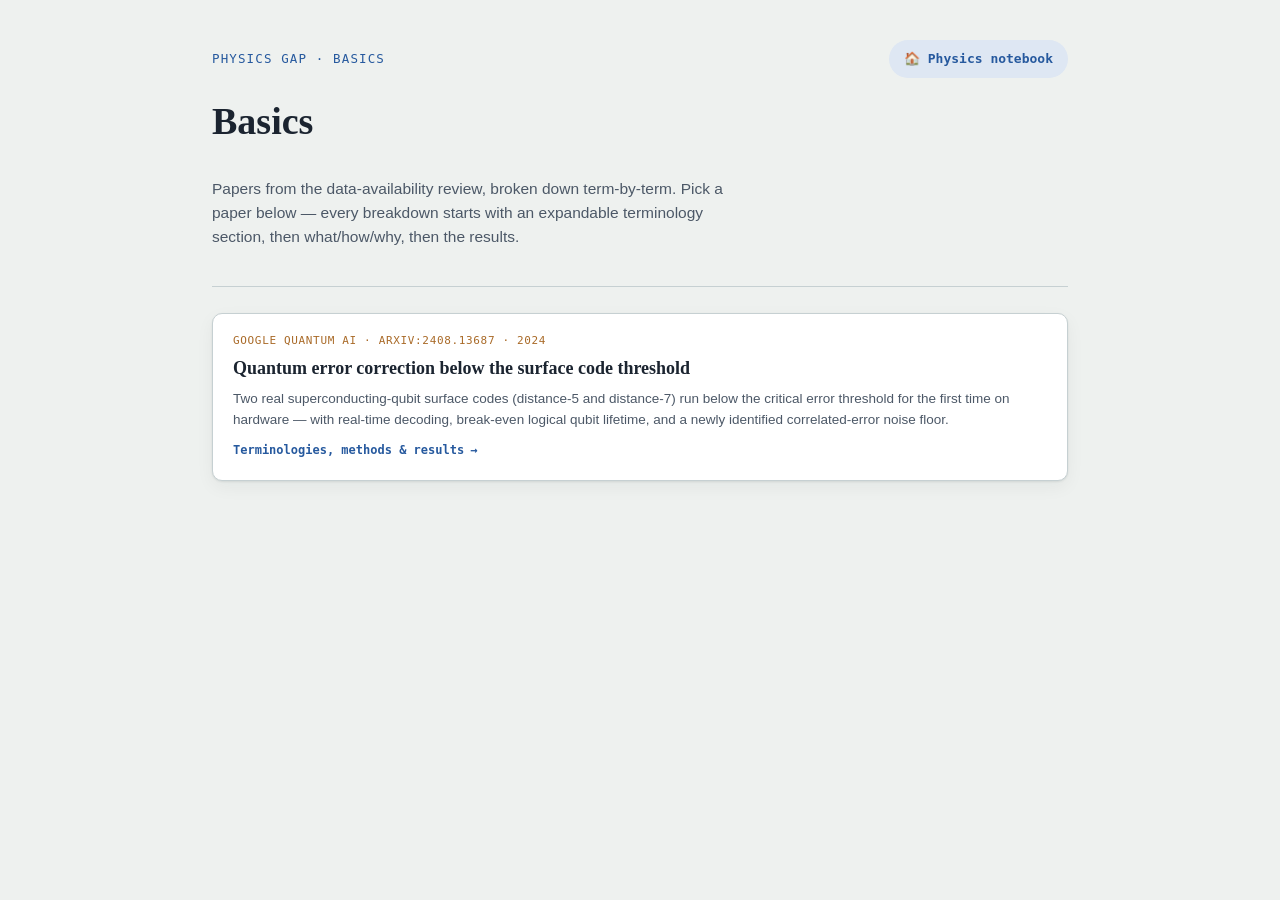
<file: basics/index.html>
<!DOCTYPE html>
<html lang="en">
<head>
<meta charset="UTF-8">
<meta name="viewport" content="width=device-width, initial-scale=1">
<meta name="robots" content="noindex, nofollow">
<title>Basics — Papers, Broken Down</title>
<link rel="stylesheet" href="css/style.css">
</head>
<body>

<div class="page">

  <header class="notebook-header">
    <div class="nav-row">
      <span class="eyebrow">Physics gap · basics</span>
      <a class="home-btn" href="../phy/index.html">🏠 Physics notebook</a>
    </div>
    <h1 class="title serif">Basics</h1>
    <p class="subtitle">Papers from the data-availability review, broken down term-by-term. Pick a paper below —
    every breakdown starts with an expandable terminology section, then what/how/why, then the results.</p>
  </header>

  <main>
    <div class="papers-grid">

      <a class="paper-card" href="qec-below-threshold.html">
        <span class="ptag">Google Quantum AI &middot; arXiv:2408.13687 &middot; 2024</span>
        <h3>Quantum error correction below the surface code threshold</h3>
        <p class="psnippet">Two real superconducting-qubit surface codes (distance-5 and distance-7) run
        below the critical error threshold for the first time on hardware — with real-time decoding,
        break-even logical qubit lifetime, and a newly identified correlated-error noise floor.</p>
        <span class="pgo">Terminologies, methods &amp; results <span class="arrow">&rarr;</span></span>
      </a>

    </div>
  </main>

</div>

</body>
</html>
</file>
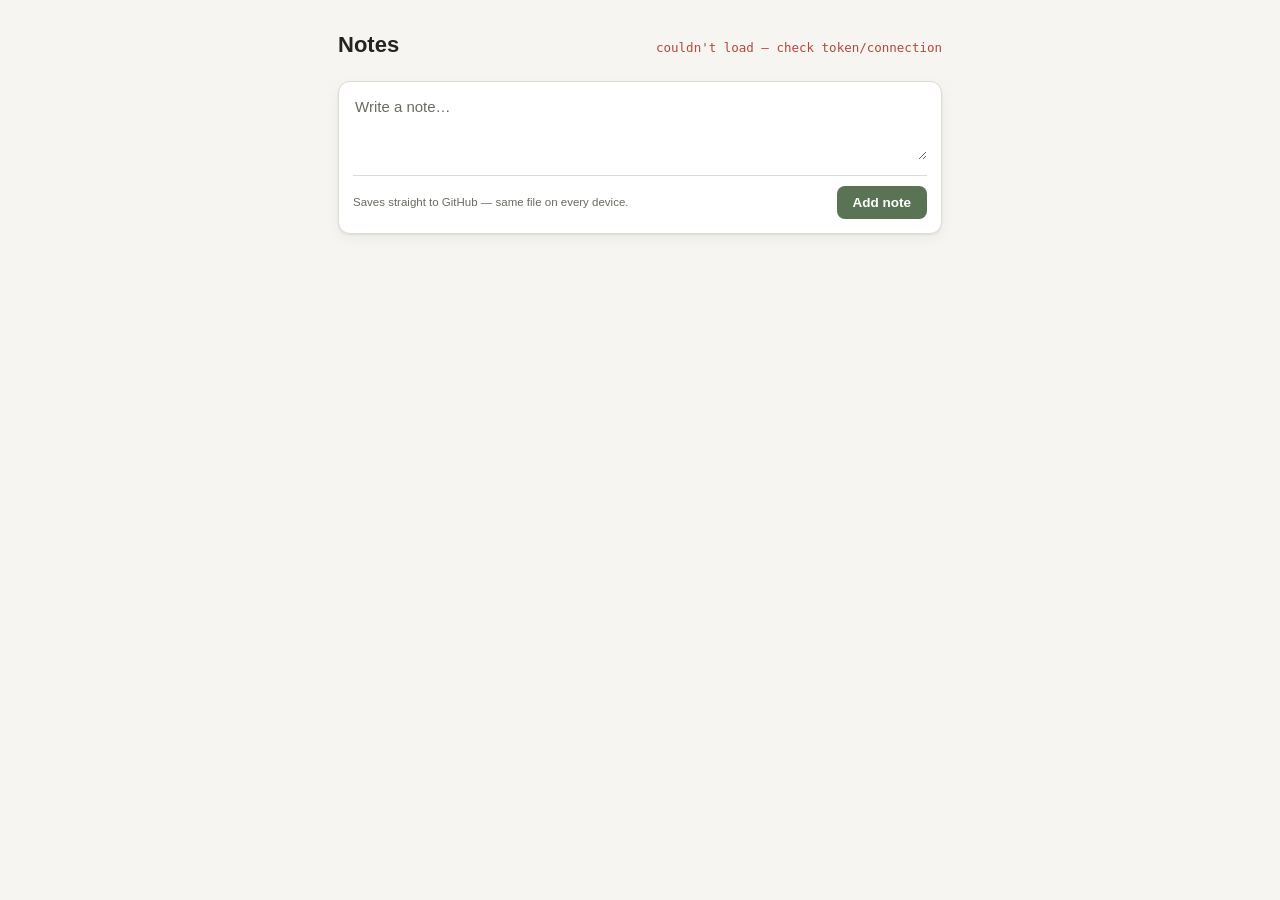
<file: notes/index.html>
<!DOCTYPE html>
<html lang="en">
<head>
<meta charset="UTF-8">
<meta name="viewport" content="width=device-width, initial-scale=1">
<meta name="robots" content="noindex, nofollow">
<title>Notes</title>
<link rel="stylesheet" href="css/style.css">
</head>
<body>

<div class="wrap">

  <header class="top">
    <h1>Notes</h1>
    <span id="status" class="status"></span>
  </header>

  <section class="composer">
    <textarea id="new-note" placeholder="Write a note…" rows="3"></textarea>
    <div class="composer-row">
      <span class="hint">Saves straight to GitHub — same file on every device.</span>
      <button id="save-new" class="btn">Add note</button>
    </div>
  </section>

  <section id="list" class="list"></section>

  <p id="empty" class="empty" hidden>No notes yet — add your first one above.</p>

</div>

<script src="js/main.js"></script>
</body>
</html>
</file>
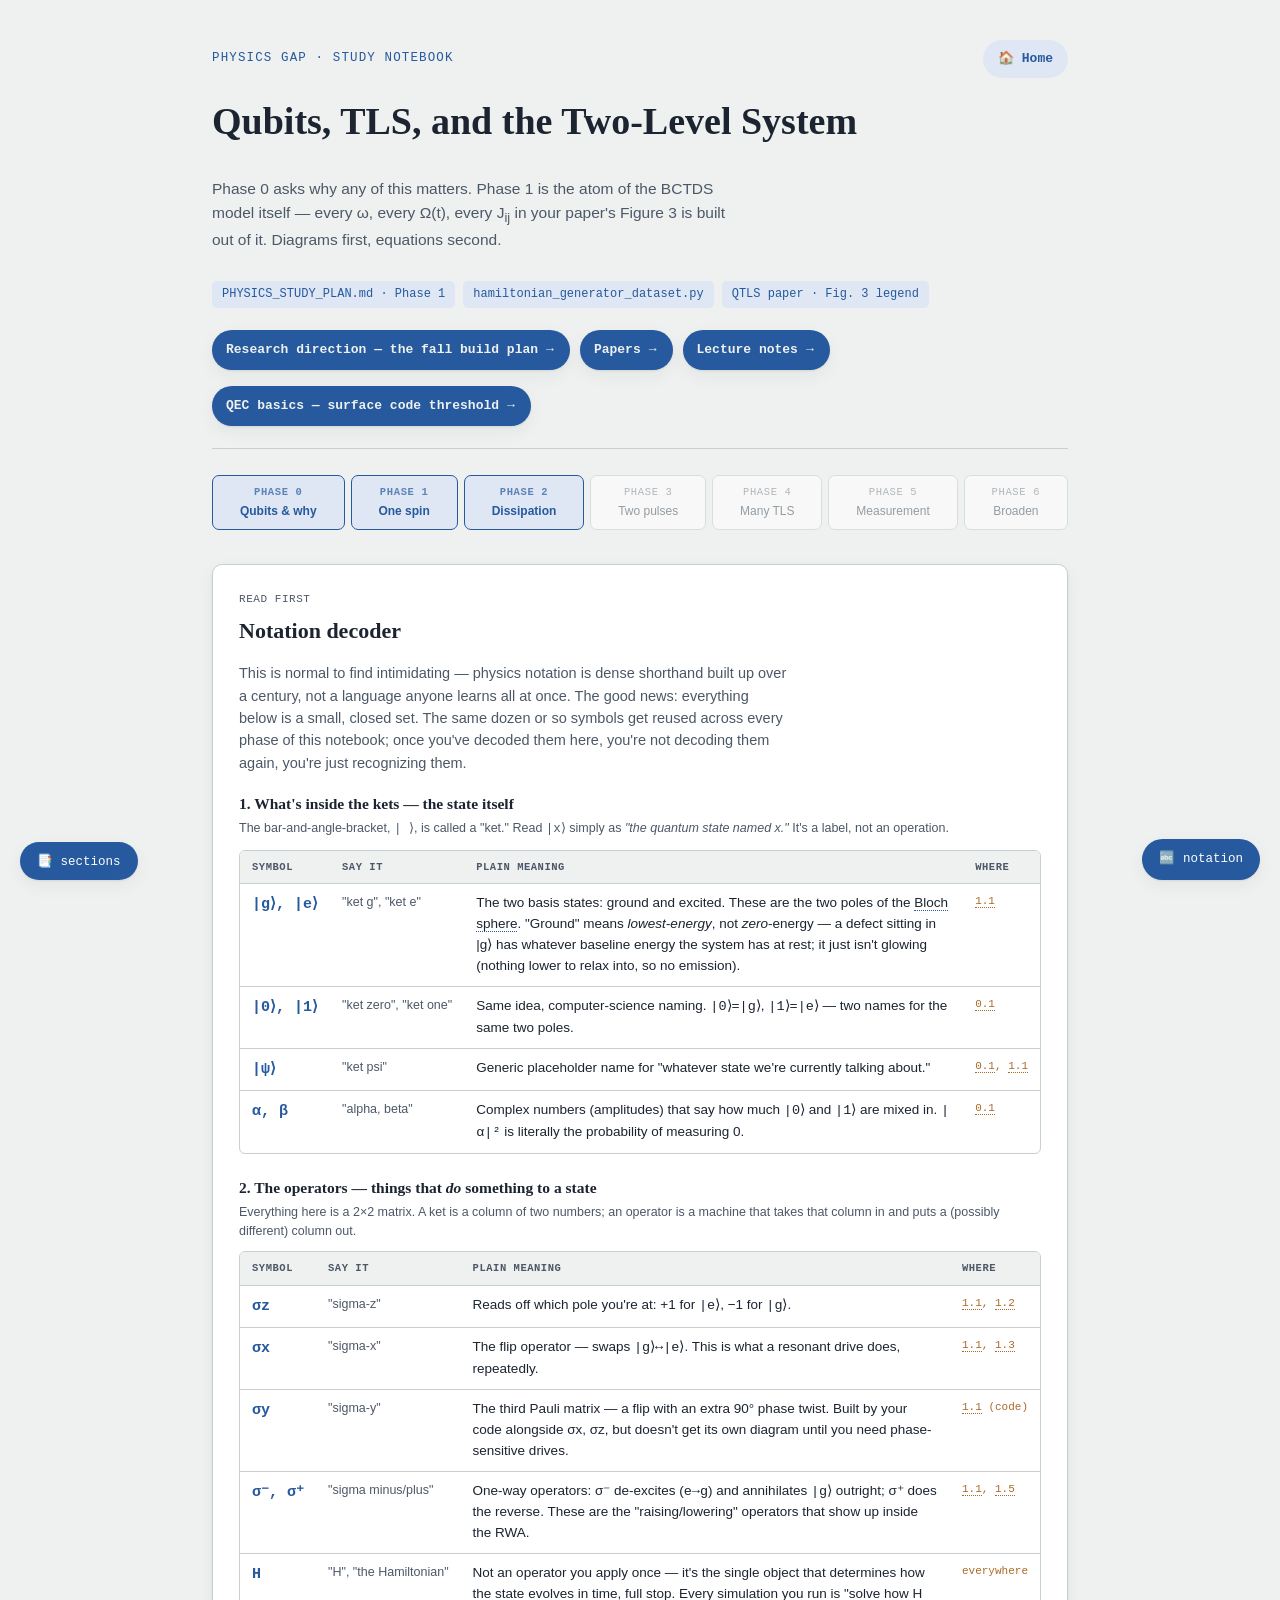
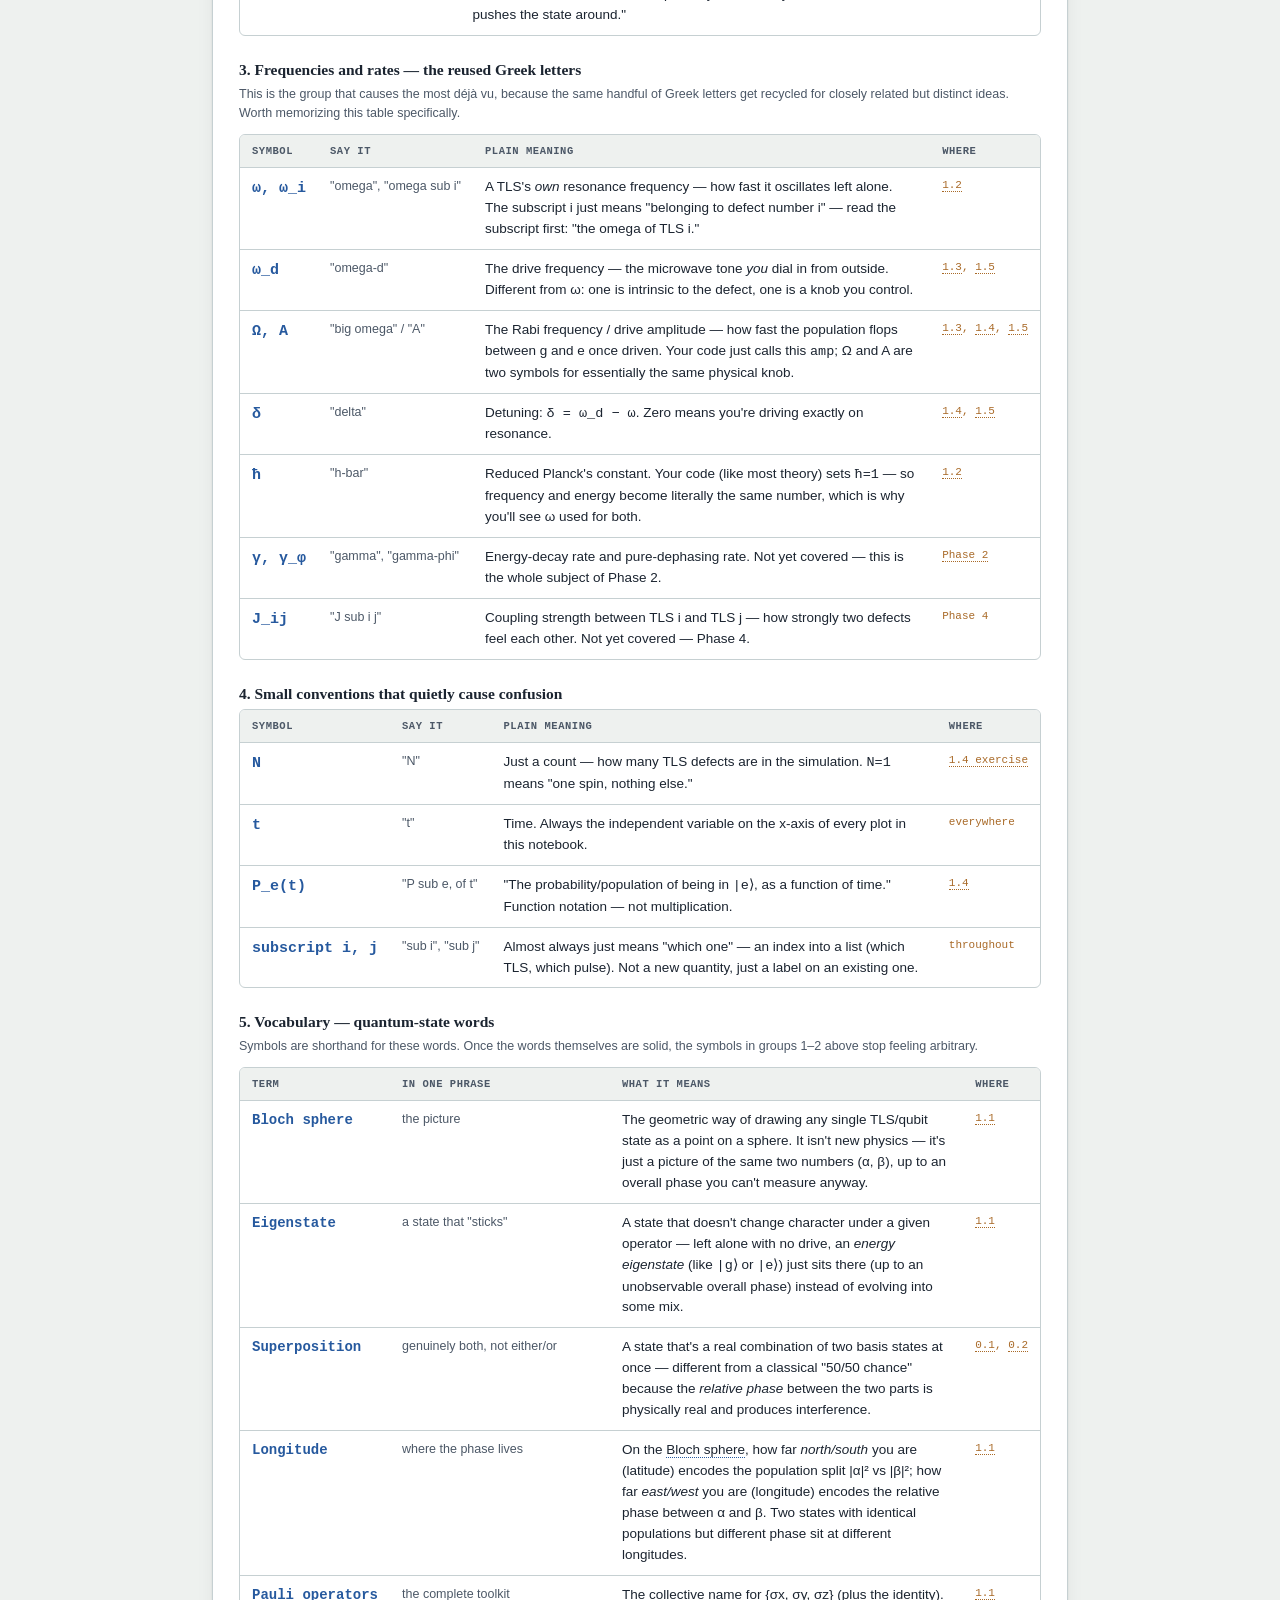
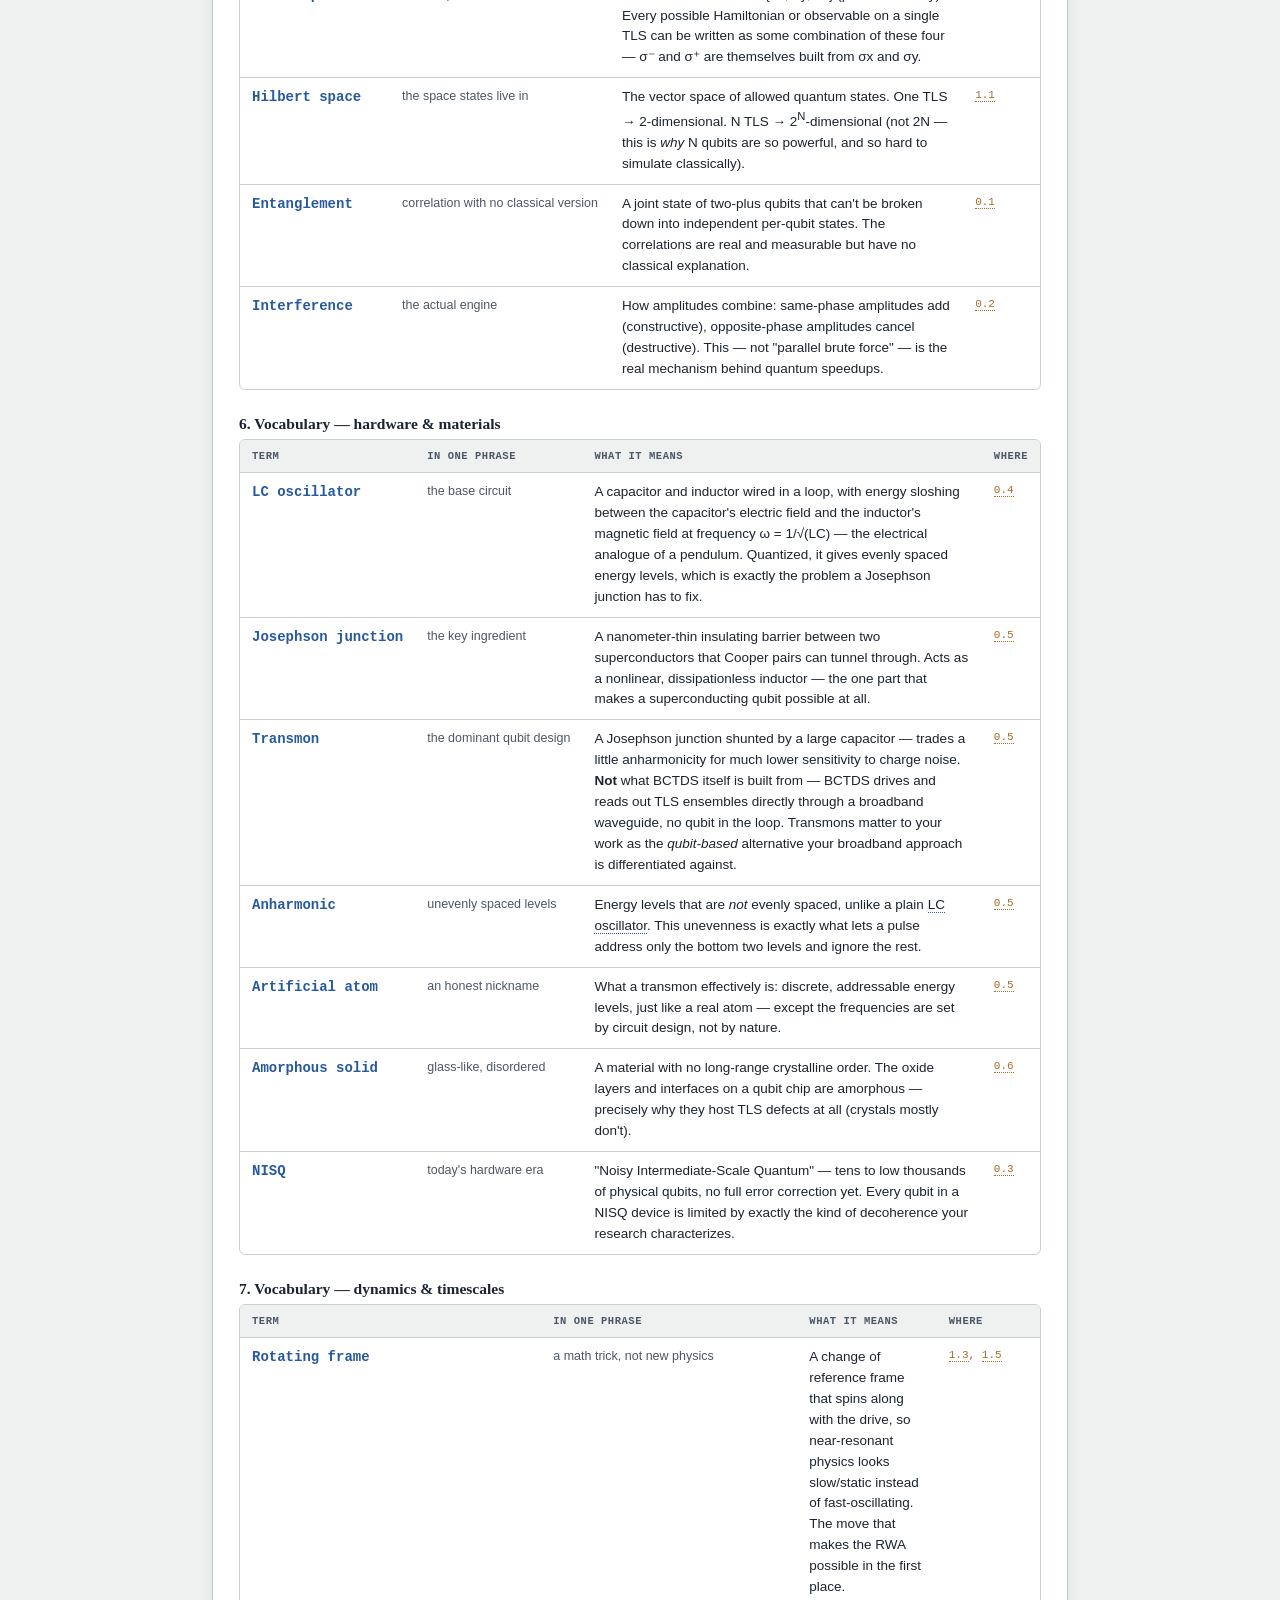
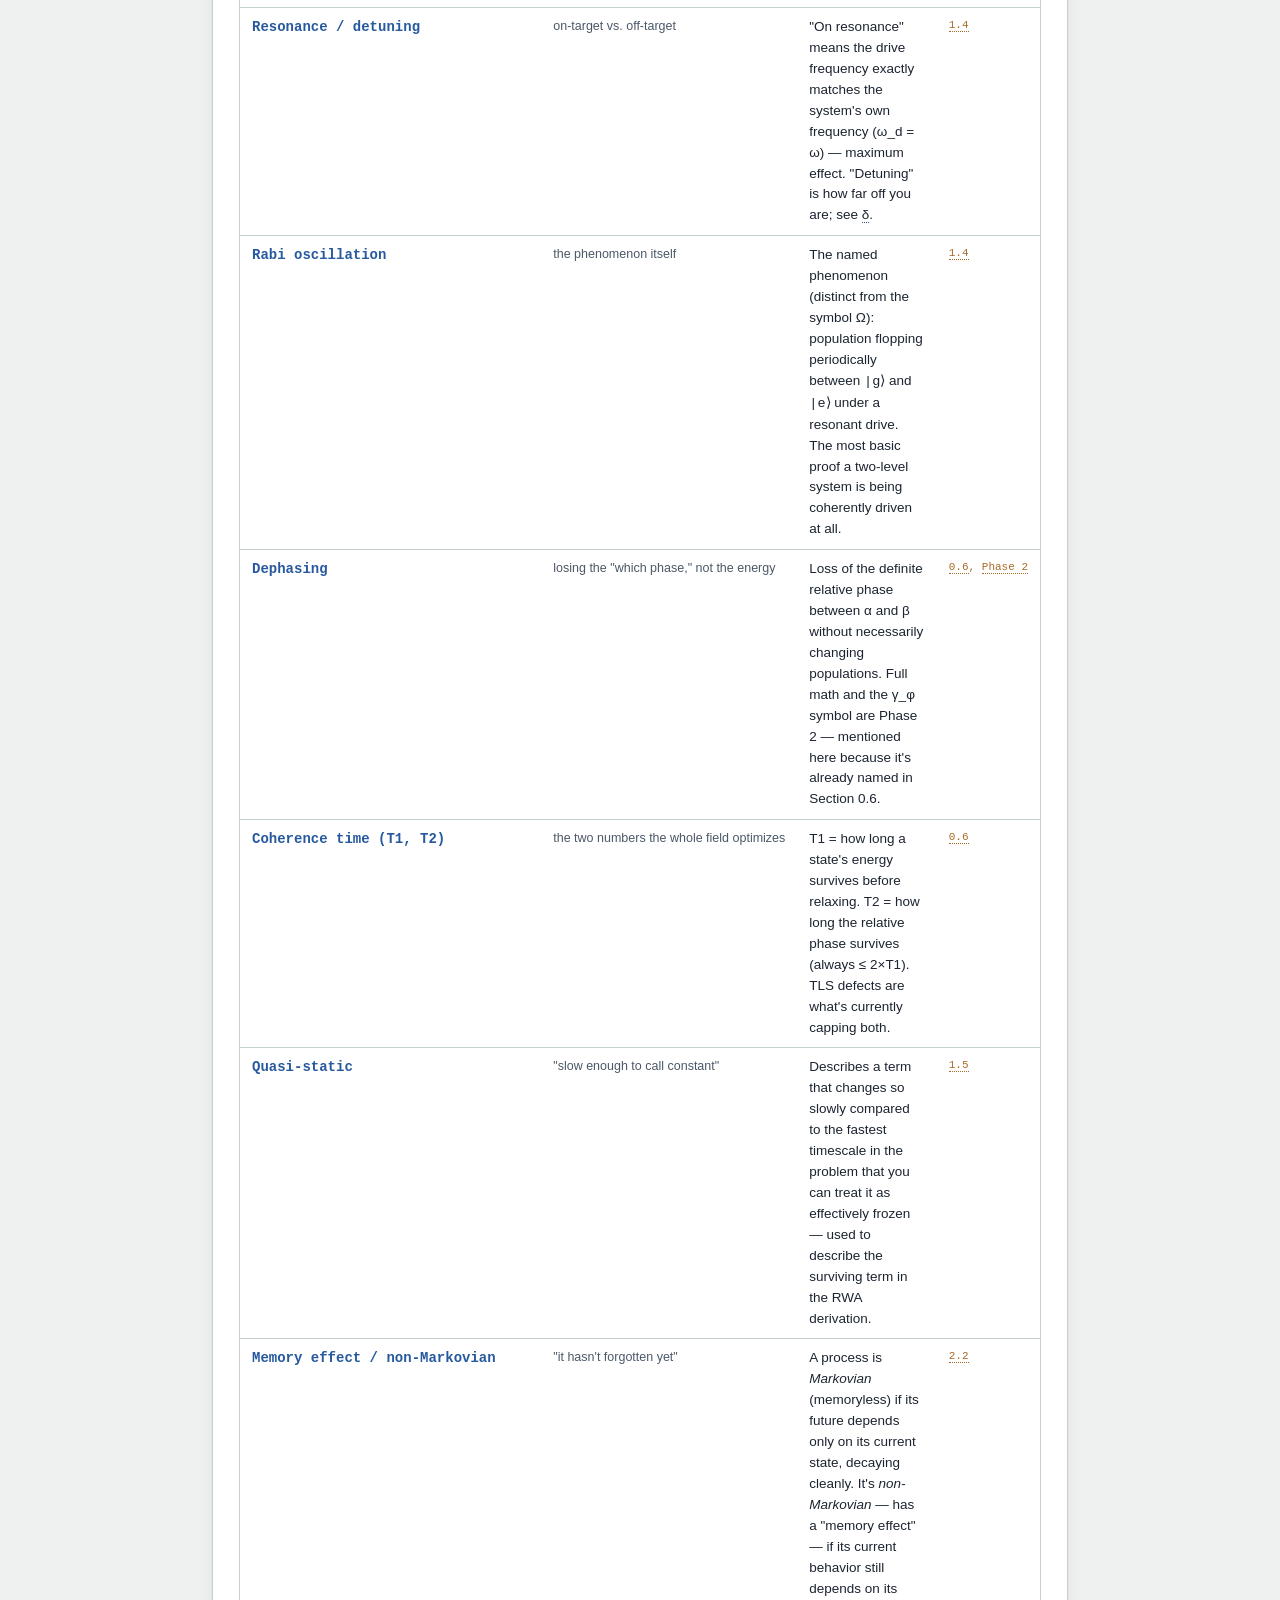
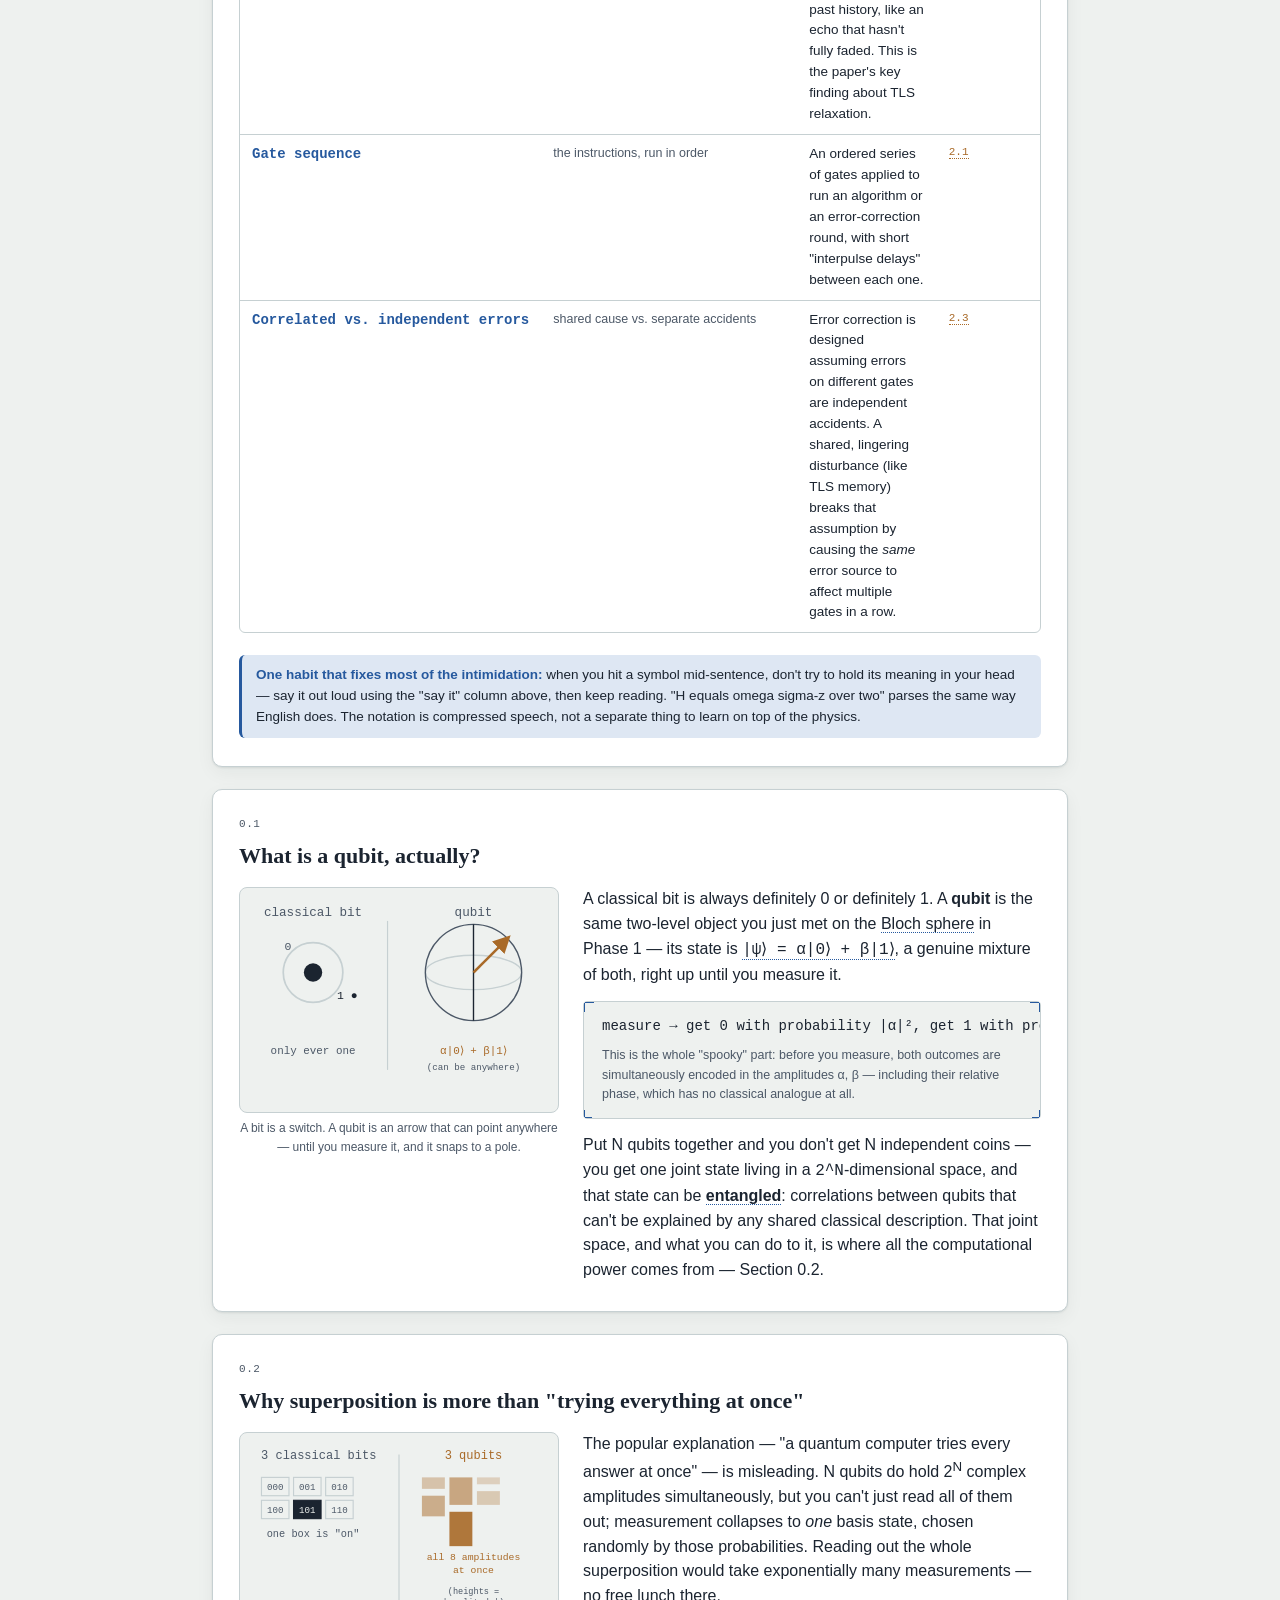
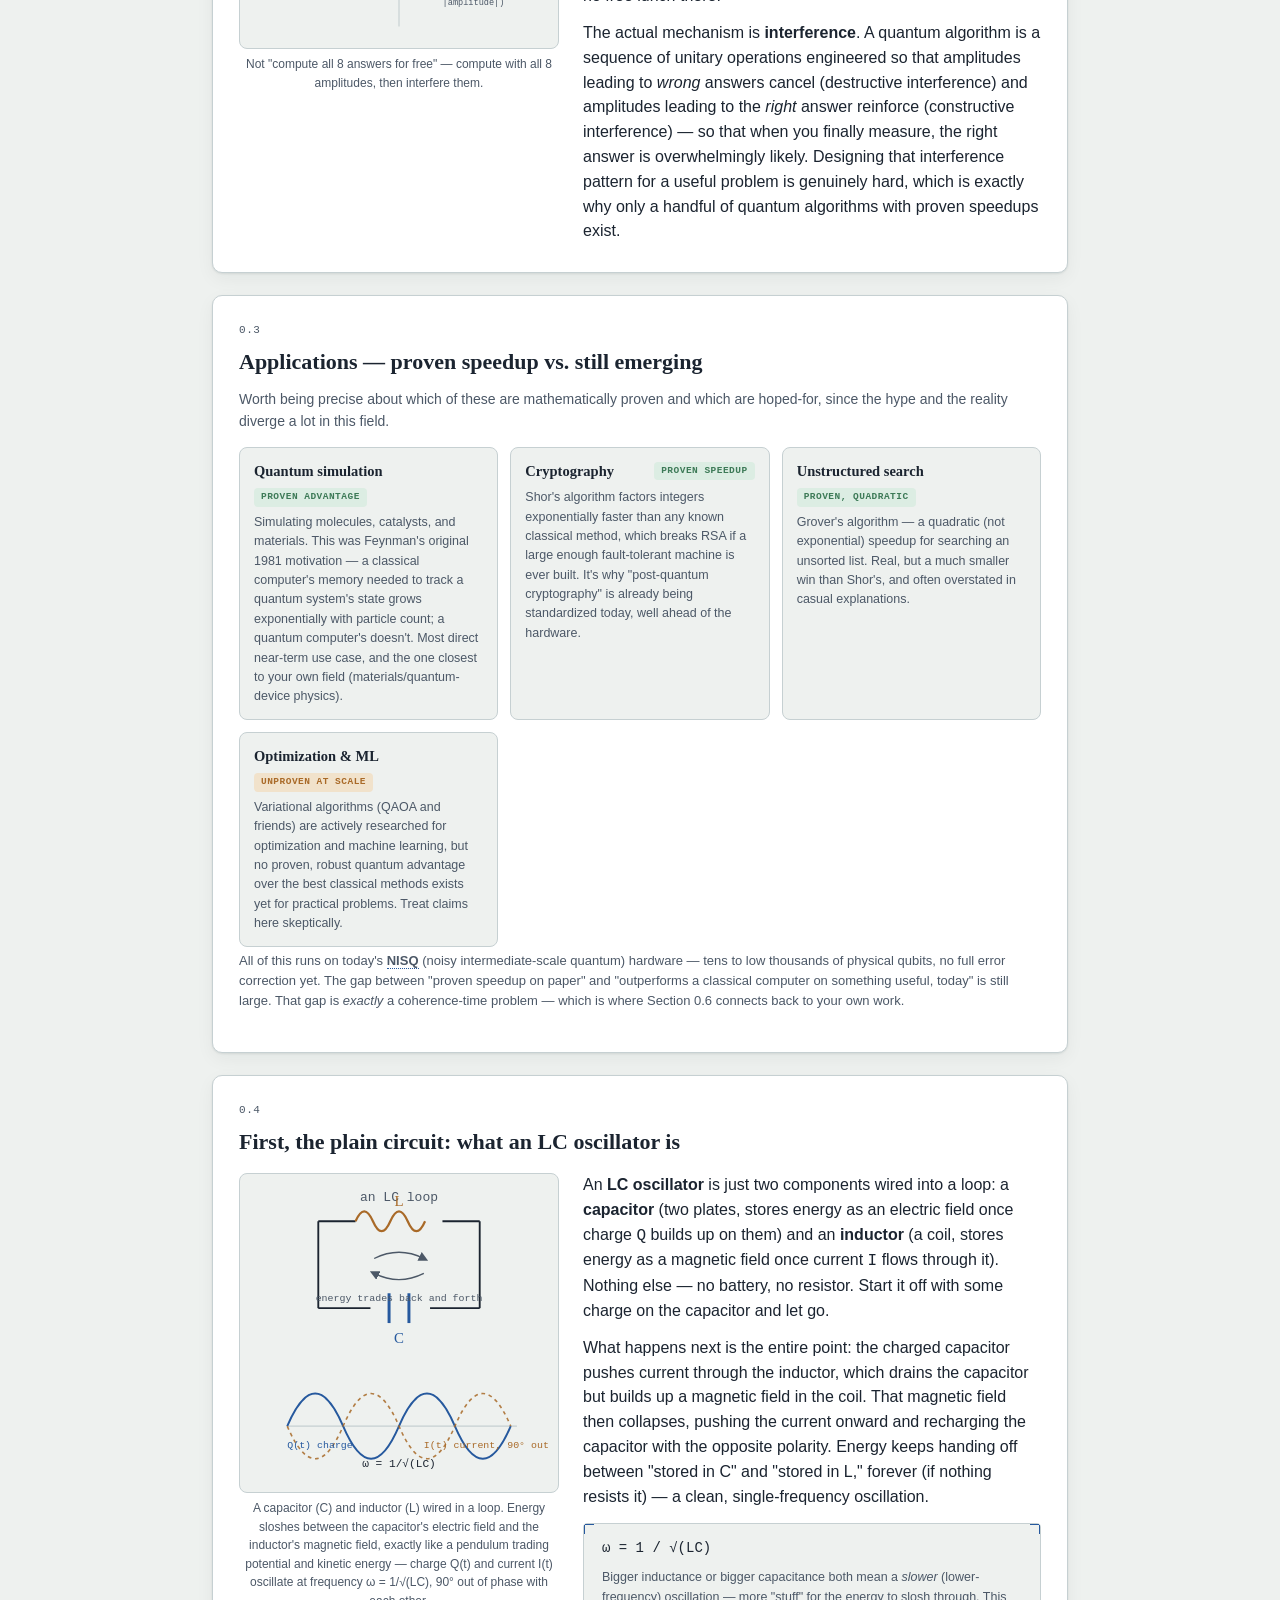
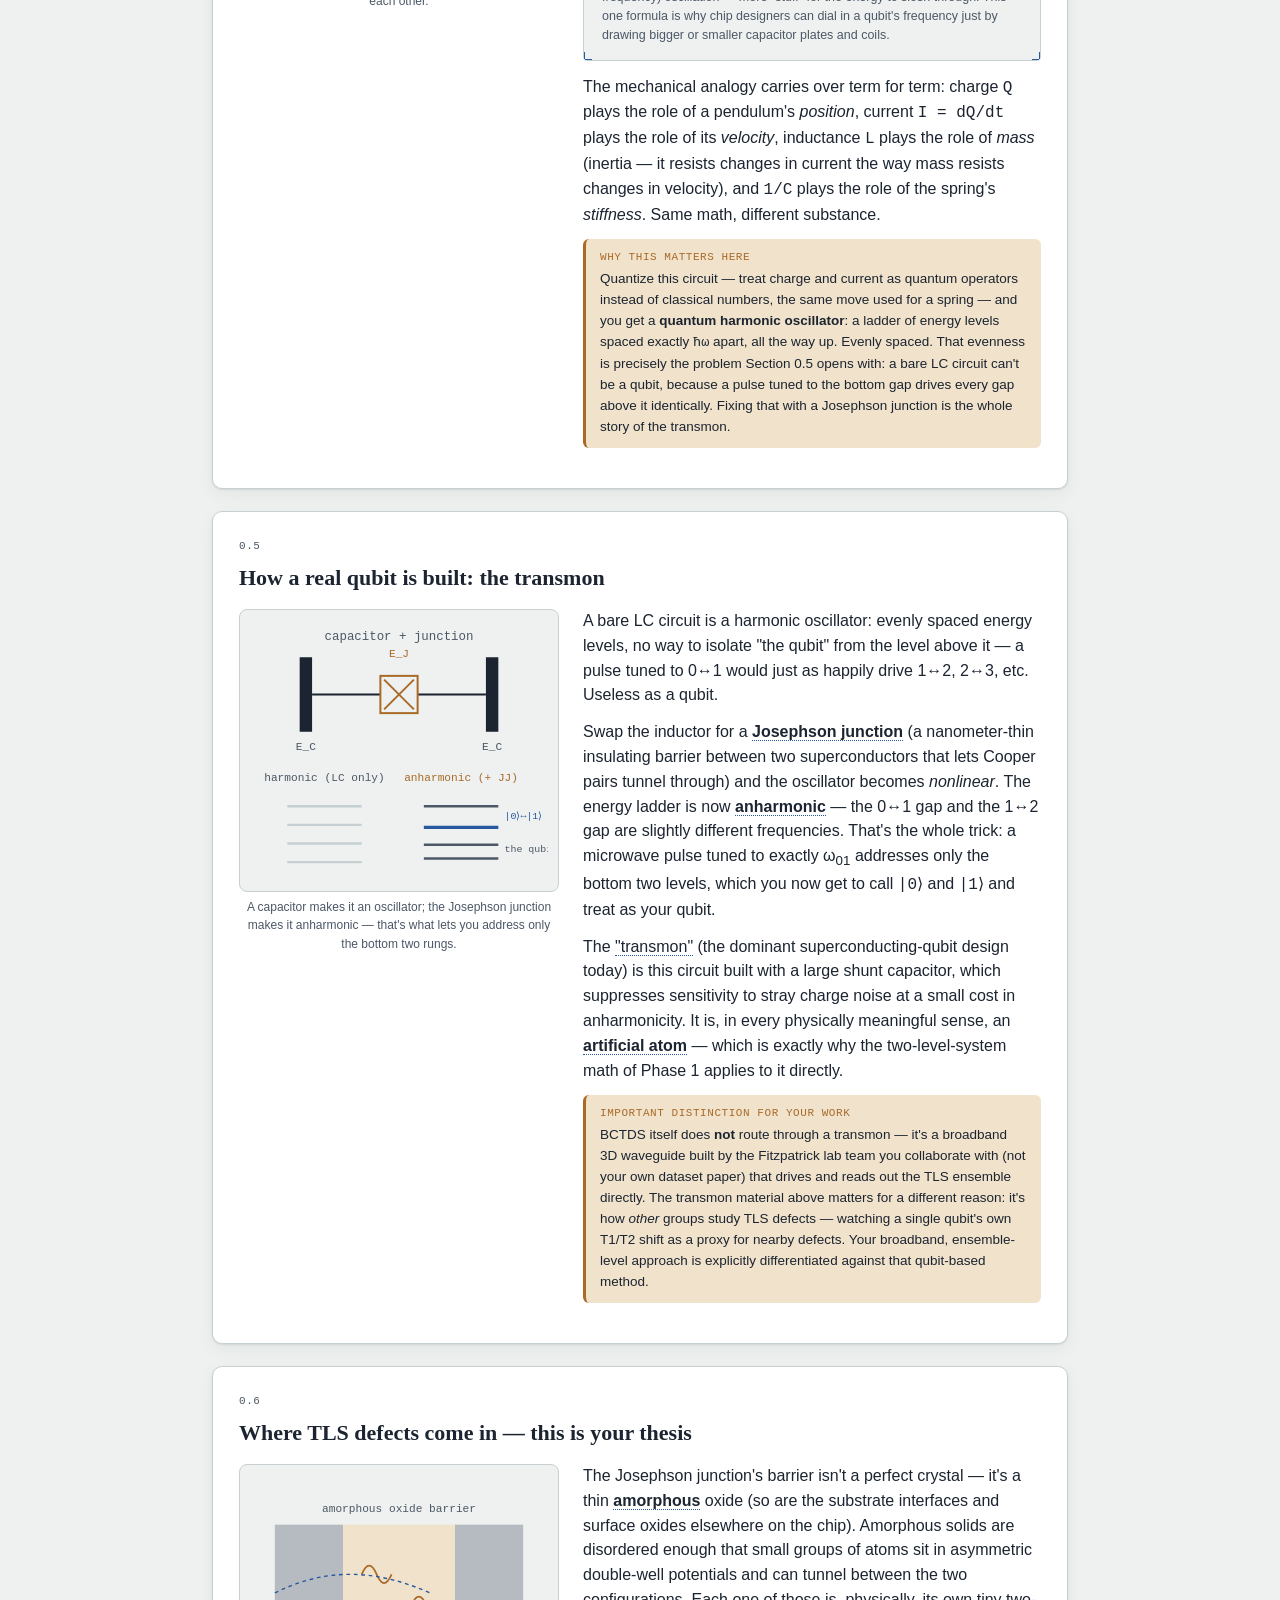
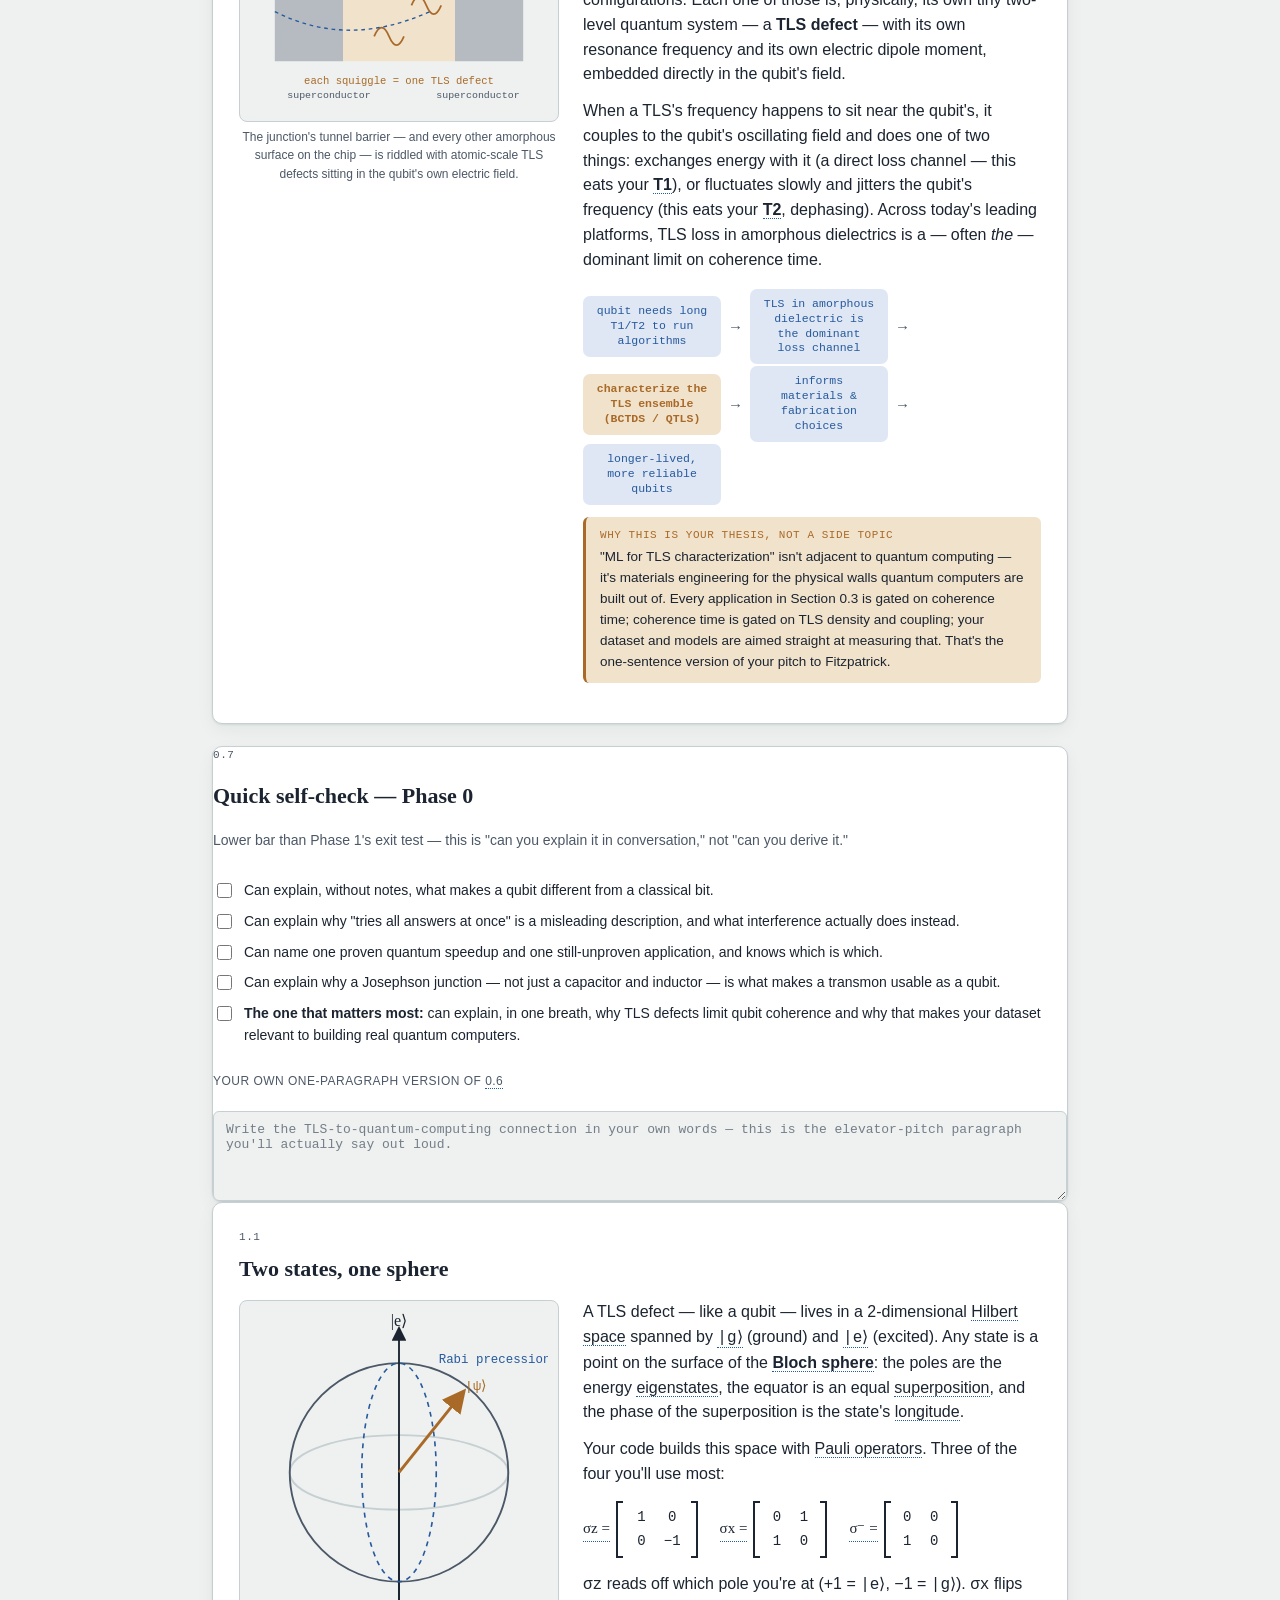
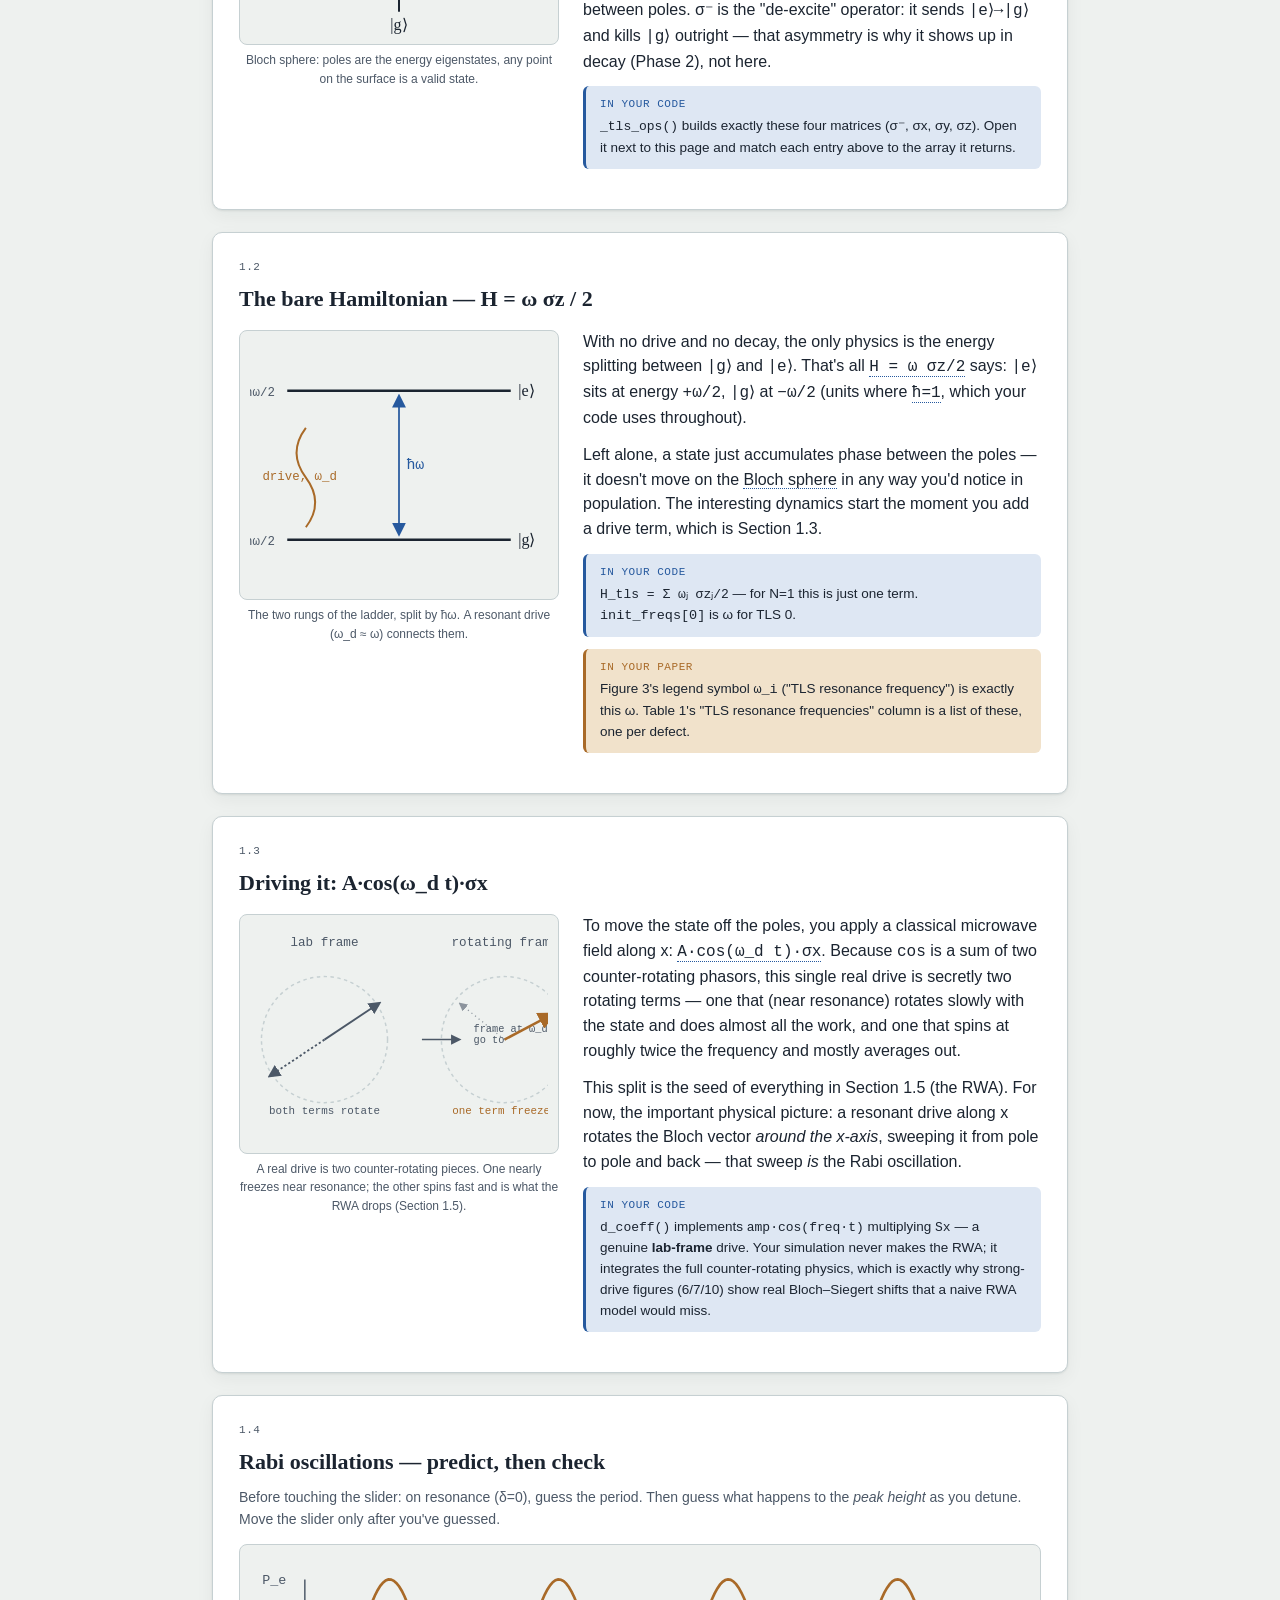
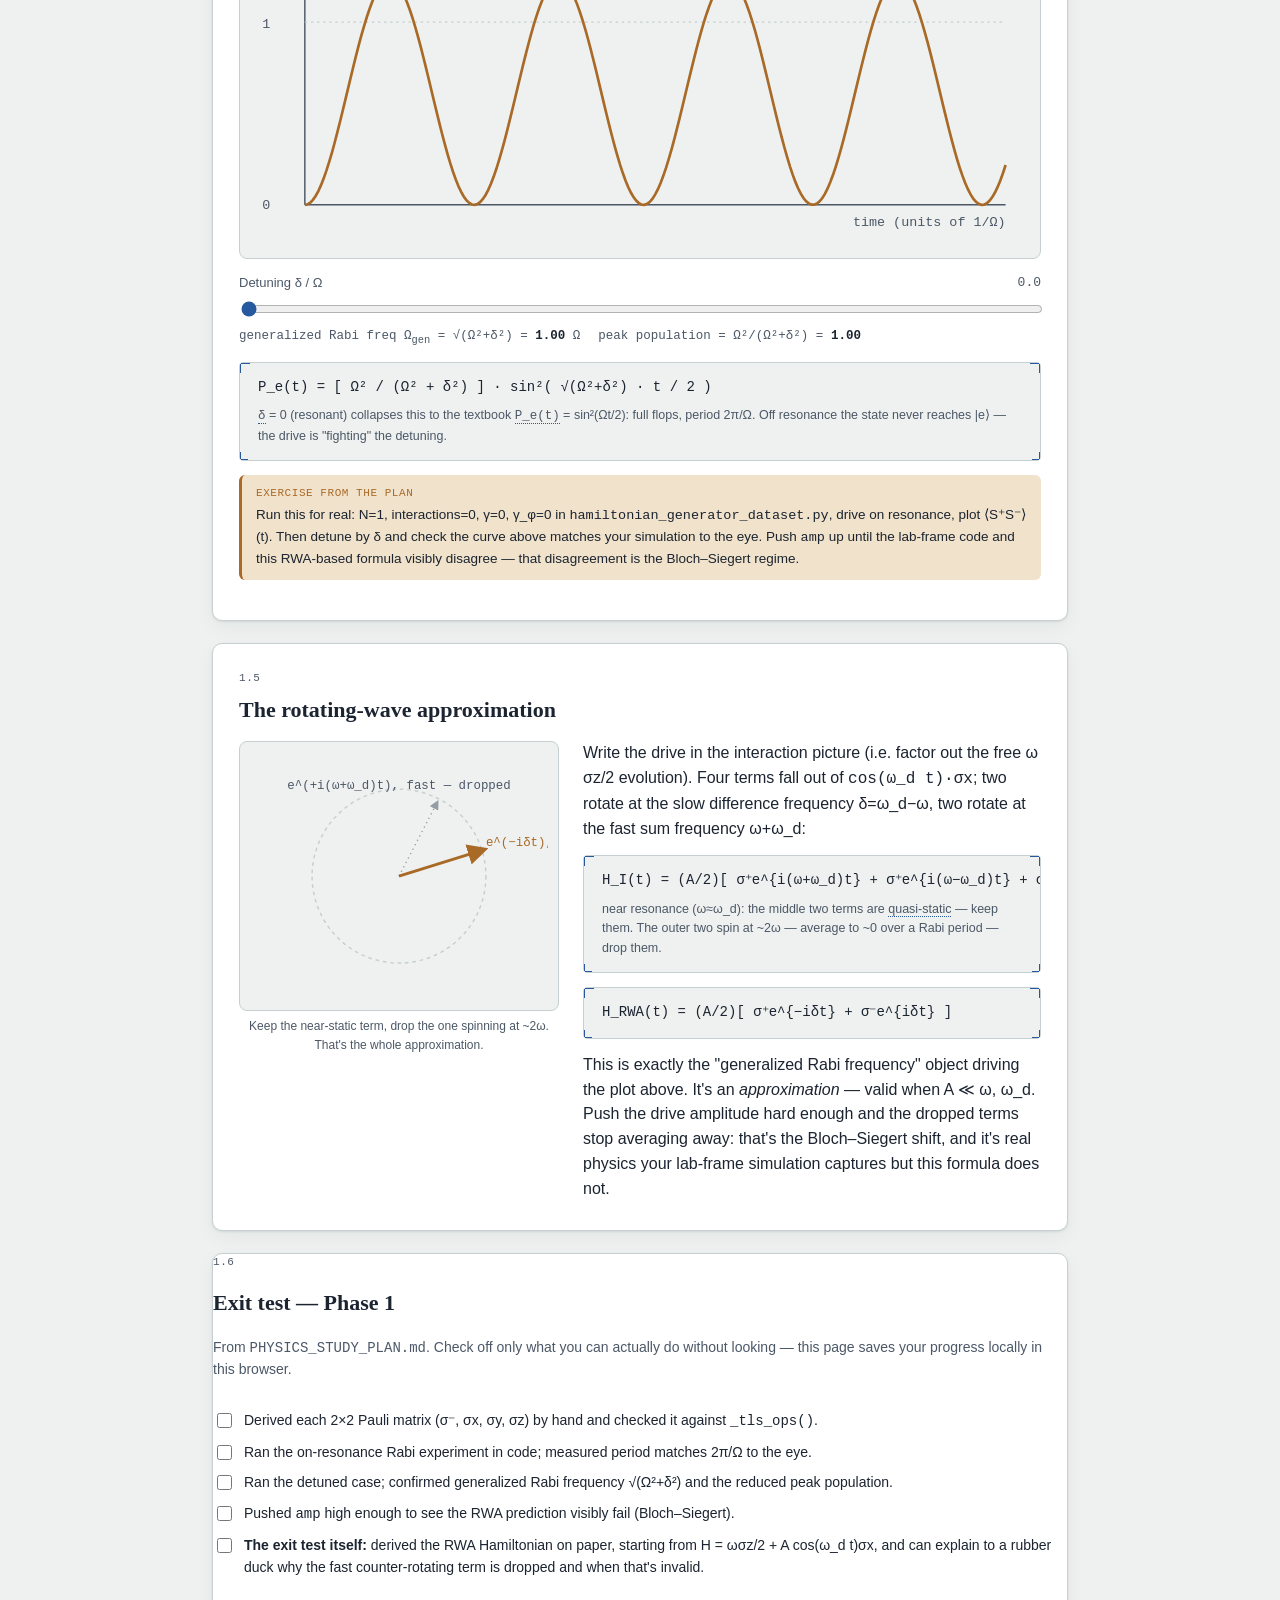
<file: phy/index.html>
<!DOCTYPE html>
<html lang="en">
<head>
<meta charset="UTF-8">
<meta name="viewport" content="width=device-width, initial-scale=1">
<meta name="robots" content="noindex, nofollow">
<title>Physics Notebook — Qubits, TLS & the Two-Level System</title>
<link rel="stylesheet" href="css/style.css">
</head>
<body>

<div class="page">

  <header class="notebook-header">
    <div class="nav-row">
      <span class="eyebrow">Physics gap · study notebook</span>
      <a class="home-btn" href="index.html">🏠 Home</a>
    </div>
    <h1 class="title serif">Qubits, TLS, and the Two-Level System</h1>
    <p class="subtitle">Phase 0 asks why any of this matters. Phase 1 is the atom of the BCTDS model itself — every ω, every Ω(t), every J<sub>ij</sub> in your paper's Figure 3 is built out of it. Diagrams first, equations second.</p>
    <div class="source-links">
      <span class="source-chip">PHYSICS_STUDY_PLAN.md · Phase 1</span>
      <span class="source-chip">hamiltonian_generator_dataset.py</span>
      <span class="source-chip">QTLS paper · Fig. 3 legend</span>
    </div>
    <div class="crosslink-row" style="display:flex; gap:10px; flex-wrap:wrap; margin-top:6px;">
      <div class="crosslink"><a href="research-direction.html">Research direction — the fall build plan <span class="arrow">&rarr;</span></a></div>
      <div class="crosslink"><a href="papers/index.html">Papers <span class="arrow">&rarr;</span></a></div>
      <div class="crosslink"><a href="lectures/index.html">Lecture notes <span class="arrow">&rarr;</span></a></div>
      <div class="crosslink"><a href="../basics/index.html">QEC basics — surface code threshold <span class="arrow">&rarr;</span></a></div>
    </div>
  </header>

  <nav class="phase-tracker">
    <a class="phase-pill active" href="#sec-qubit-what"><span class="num">PHASE 0</span>Qubits &amp; why</a>
    <a class="phase-pill active" href="#sec-hilbert"><span class="num">PHASE 1</span>One spin</a>
    <a class="phase-pill active" href="#sec-gates"><span class="num">PHASE 2</span>Dissipation</a>
    <div class="phase-pill upcoming" title="Not written yet"><span class="num">PHASE 3</span>Two pulses</div>
    <div class="phase-pill upcoming" title="Not written yet"><span class="num">PHASE 4</span>Many TLS</div>
    <div class="phase-pill upcoming" title="Not written yet"><span class="num">PHASE 5</span>Measurement</div>
    <div class="phase-pill upcoming" title="Not written yet"><span class="num">PHASE 6</span>Broaden</div>
  </nav>

  <section class="entry" id="sec-notation">
    <div class="entry-head"><span class="entry-tag">READ FIRST</span></div>
    <h2 class="entry-title">Notation decoder</h2>
    <p class="notation-intro">This is normal to find intimidating — physics notation is dense shorthand built up over a century, not a language anyone learns all at once. The good news: everything below is a small, closed set. The same dozen or so symbols get reused across every phase of this notebook; once you've decoded them here, you're not decoding them again, you're just recognizing them.</p>

    <div class="notation-group">
      <h3>1. What's inside the kets — the state itself</h3>
      <p class="group-note">The bar-and-angle-bracket, <span class="mono">|&nbsp;⟩</span>, is called a "ket." Read <span class="mono">|x⟩</span> simply as <i>"the quantum state named x."</i> It's a label, not an operation.</p>
      <div class="table-scroll">
        <table class="notation-table">
          <thead><tr><th>Symbol</th><th>Say it</th><th>Plain meaning</th><th>Where</th></tr></thead>
          <tbody>
            <tr id="note-ket-ge"><td class="sym">|g⟩, |e⟩</td><td class="say">"ket g", "ket e"</td><td>The two basis states: ground and excited. These are the two poles of the <a href="#note-bloch-sphere" class="sym-link">Bloch sphere</a>. "Ground" means <i>lowest-energy</i>, not <i>zero</i>-energy — a defect sitting in |g⟩ has whatever baseline energy the system has at rest; it just isn't glowing (nothing lower to relax into, so no emission).</td><td class="where"><a href="#sec-hilbert">1.1</a></td></tr>
            <tr id="note-ket-01"><td class="sym">|0⟩, |1⟩</td><td class="say">"ket zero", "ket one"</td><td>Same idea, computer-science naming. <span class="mono">|0⟩=|g⟩</span>, <span class="mono">|1⟩=|e⟩</span> — two names for the same two poles.</td><td class="where"><a href="#sec-qubit-what">0.1</a></td></tr>
            <tr id="note-ket-psi"><td class="sym">|ψ⟩</td><td class="say">"ket psi"</td><td>Generic placeholder name for "whatever state we're currently talking about."</td><td class="where"><a href="#sec-qubit-what">0.1</a>, <a href="#sec-hilbert">1.1</a></td></tr>
            <tr id="note-alpha-beta"><td class="sym">α, β</td><td class="say">"alpha, beta"</td><td>Complex numbers (amplitudes) that say how much <span class="mono">|0⟩</span> and <span class="mono">|1⟩</span> are mixed in. <span class="mono">|α|²</span> is literally the probability of measuring 0.</td><td class="where"><a href="#sec-qubit-what">0.1</a></td></tr>
          </tbody>
        </table>
      </div>
    </div>

    <div class="notation-group">
      <h3>2. The operators — things that <i>do</i> something to a state</h3>
      <p class="group-note">Everything here is a 2×2 matrix. A ket is a column of two numbers; an operator is a machine that takes that column in and puts a (possibly different) column out.</p>
      <div class="table-scroll">
        <table class="notation-table">
          <thead><tr><th>Symbol</th><th>Say it</th><th>Plain meaning</th><th>Where</th></tr></thead>
          <tbody>
            <tr id="note-sigma-z"><td class="sym">σz</td><td class="say">"sigma-z"</td><td>Reads off which pole you're at: +1 for <span class="mono">|e⟩</span>, −1 for <span class="mono">|g⟩</span>.</td><td class="where"><a href="#sec-hilbert">1.1</a>, <a href="#sec-hamiltonian">1.2</a></td></tr>
            <tr id="note-sigma-x"><td class="sym">σx</td><td class="say">"sigma-x"</td><td>The flip operator — swaps <span class="mono">|g⟩↔|e⟩</span>. This is what a resonant drive does, repeatedly.</td><td class="where"><a href="#sec-hilbert">1.1</a>, <a href="#sec-drive">1.3</a></td></tr>
            <tr id="note-sigma-y"><td class="sym">σy</td><td class="say">"sigma-y"</td><td>The third Pauli matrix — a flip with an extra 90° phase twist. Built by your code alongside σx, σz, but doesn't get its own diagram until you need phase-sensitive drives.</td><td class="where"><a href="#sec-hilbert">1.1</a> (code)</td></tr>
            <tr id="note-sigma-pm"><td class="sym">σ⁻, σ⁺</td><td class="say">"sigma minus/plus"</td><td>One-way operators: σ⁻ de-excites (<span class="mono">e→g</span>) and annihilates <span class="mono">|g⟩</span> outright; σ⁺ does the reverse. These are the "raising/lowering" operators that show up inside the RWA.</td><td class="where"><a href="#sec-hilbert">1.1</a>, <a href="#sec-rwa">1.5</a></td></tr>
            <tr id="note-hamiltonian"><td class="sym">H</td><td class="say">"H", "the Hamiltonian"</td><td>Not an operator you apply once — it's the single object that determines how the state evolves in time, full stop. Every simulation you run is "solve how H pushes the state around."</td><td class="where">everywhere</td></tr>
          </tbody>
        </table>
      </div>
    </div>

    <div class="notation-group">
      <h3>3. Frequencies and rates — the reused Greek letters</h3>
      <p class="group-note">This is the group that causes the most déjà vu, because the same handful of Greek letters get recycled for closely related but distinct ideas. Worth memorizing this table specifically.</p>
      <div class="table-scroll">
        <table class="notation-table">
          <thead><tr><th>Symbol</th><th>Say it</th><th>Plain meaning</th><th>Where</th></tr></thead>
          <tbody>
            <tr id="note-omega"><td class="sym">ω, ω_i</td><td class="say">"omega", "omega sub i"</td><td>A TLS's <i>own</i> resonance frequency — how fast it oscillates left alone. The subscript i just means "belonging to defect number i" — read the subscript first: "the omega of TLS i."</td><td class="where"><a href="#sec-hamiltonian">1.2</a></td></tr>
            <tr id="note-omega-d"><td class="sym">ω_d</td><td class="say">"omega-d"</td><td>The drive frequency — the microwave tone <i>you</i> dial in from outside. Different from ω: one is intrinsic to the defect, one is a knob you control.</td><td class="where"><a href="#sec-drive">1.3</a>, <a href="#sec-rwa">1.5</a></td></tr>
            <tr id="note-rabi"><td class="sym">Ω, A</td><td class="say">"big omega" / "A"</td><td>The Rabi frequency / drive amplitude — how fast the population flops between g and e once driven. Your code just calls this <span class="mono">amp</span>; Ω and A are two symbols for essentially the same physical knob.</td><td class="where"><a href="#sec-drive">1.3</a>, <a href="#sec-rabi">1.4</a>, <a href="#sec-rwa">1.5</a></td></tr>
            <tr id="note-delta"><td class="sym">δ</td><td class="say">"delta"</td><td>Detuning: <span class="mono">δ = ω_d − ω</span>. Zero means you're driving exactly on resonance.</td><td class="where"><a href="#sec-rabi">1.4</a>, <a href="#sec-rwa">1.5</a></td></tr>
            <tr id="note-hbar"><td class="sym">ħ</td><td class="say">"h-bar"</td><td>Reduced Planck's constant. Your code (like most theory) sets <span class="mono">ħ=1</span> — so frequency and energy become literally the same number, which is why you'll see ω used for both.</td><td class="where"><a href="#sec-hamiltonian">1.2</a></td></tr>
            <tr id="note-gamma"><td class="sym">γ, γ_φ</td><td class="say">"gamma", "gamma-phi"</td><td>Energy-decay rate and pure-dephasing rate. Not yet covered — this is the whole subject of Phase 2.</td><td class="where"><a href="#sec-phase2-preview">Phase 2</a></td></tr>
            <tr id="note-jij"><td class="sym">J_ij</td><td class="say">"J sub i j"</td><td>Coupling strength between TLS i and TLS j — how strongly two defects feel each other. Not yet covered — Phase 4.</td><td class="where">Phase 4</td></tr>
          </tbody>
        </table>
      </div>
    </div>

    <div class="notation-group">
      <h3>4. Small conventions that quietly cause confusion</h3>
      <div class="table-scroll">
        <table class="notation-table">
          <thead><tr><th>Symbol</th><th>Say it</th><th>Plain meaning</th><th>Where</th></tr></thead>
          <tbody>
            <tr id="note-n"><td class="sym">N</td><td class="say">"N"</td><td>Just a count — how many TLS defects are in the simulation. <span class="mono">N=1</span> means "one spin, nothing else."</td><td class="where"><a href="#sec-rabi">1.4 exercise</a></td></tr>
            <tr id="note-t"><td class="sym">t</td><td class="say">"t"</td><td>Time. Always the independent variable on the x-axis of every plot in this notebook.</td><td class="where">everywhere</td></tr>
            <tr id="note-pe"><td class="sym">P_e(t)</td><td class="say">"P sub e, of t"</td><td>"The probability/population of being in <span class="mono">|e⟩</span>, as a function of time." Function notation — not multiplication.</td><td class="where"><a href="#sec-rabi">1.4</a></td></tr>
            <tr id="note-subscript"><td class="sym">subscript i, j</td><td class="say">"sub i", "sub j"</td><td>Almost always just means "which one" — an index into a list (which TLS, which pulse). Not a new quantity, just a label on an existing one.</td><td class="where">throughout</td></tr>
          </tbody>
        </table>
      </div>
    </div>

    <div class="notation-group">
      <h3>5. Vocabulary — quantum-state words</h3>
      <p class="group-note">Symbols are shorthand for these words. Once the words themselves are solid, the symbols in groups 1–2 above stop feeling arbitrary.</p>
      <div class="table-scroll">
        <table class="notation-table">
          <thead><tr><th>Term</th><th>In one phrase</th><th>What it means</th><th>Where</th></tr></thead>
          <tbody>
            <tr id="note-bloch-sphere"><td class="sym" style="font-size:14px;">Bloch sphere</td><td class="say">the picture</td><td>The geometric way of drawing any single TLS/qubit state as a point on a sphere. It isn't new physics — it's just a picture of the same two numbers (α, β), up to an overall phase you can't measure anyway.</td><td class="where"><a href="#sec-hilbert">1.1</a></td></tr>
            <tr id="note-eigenstate"><td class="sym" style="font-size:14px;">Eigenstate</td><td class="say">a state that "sticks"</td><td>A state that doesn't change character under a given operator — left alone with no drive, an <i>energy eigenstate</i> (like <span class="mono">|g⟩</span> or <span class="mono">|e⟩</span>) just sits there (up to an unobservable overall phase) instead of evolving into some mix.</td><td class="where"><a href="#sec-hilbert">1.1</a></td></tr>
            <tr id="note-superposition"><td class="sym" style="font-size:14px;">Superposition</td><td class="say">genuinely both, not either/or</td><td>A state that's a real combination of two basis states at once — different from a classical "50/50 chance" because the <i>relative phase</i> between the two parts is physically real and produces interference.</td><td class="where"><a href="#sec-qubit-what">0.1</a>, <a href="#sec-qubit-power">0.2</a></td></tr>
            <tr id="note-longitude"><td class="sym" style="font-size:14px;">Longitude</td><td class="say">where the phase lives</td><td>On the <a href="#note-bloch-sphere" class="sym-link">Bloch sphere</a>, how far <i>north/south</i> you are (latitude) encodes the population split |α|² vs |β|²; how far <i>east/west</i> you are (longitude) encodes the relative phase between α and β. Two states with identical populations but different phase sit at different longitudes.</td><td class="where"><a href="#sec-hilbert">1.1</a></td></tr>
            <tr id="note-pauli-operators"><td class="sym" style="font-size:14px;">Pauli operators</td><td class="say">the complete toolkit</td><td>The collective name for {σx, σy, σz} (plus the identity). Every possible Hamiltonian or observable on a single TLS can be written as some combination of these four — σ⁻ and σ⁺ are themselves built from σx and σy.</td><td class="where"><a href="#sec-hilbert">1.1</a></td></tr>
            <tr id="note-hilbert-space"><td class="sym" style="font-size:14px;">Hilbert space</td><td class="say">the space states live in</td><td>The vector space of allowed quantum states. One TLS → 2-dimensional. N TLS → 2<sup>N</sup>-dimensional (not 2N — this is <i>why</i> N qubits are so powerful, and so hard to simulate classically).</td><td class="where"><a href="#sec-hilbert">1.1</a></td></tr>
            <tr id="note-entanglement"><td class="sym" style="font-size:14px;">Entanglement</td><td class="say">correlation with no classical version</td><td>A joint state of two-plus qubits that can't be broken down into independent per-qubit states. The correlations are real and measurable but have no classical explanation.</td><td class="where"><a href="#sec-qubit-what">0.1</a></td></tr>
            <tr id="note-interference"><td class="sym" style="font-size:14px;">Interference</td><td class="say">the actual engine</td><td>How amplitudes combine: same-phase amplitudes add (constructive), opposite-phase amplitudes cancel (destructive). This — not "parallel brute force" — is the real mechanism behind quantum speedups.</td><td class="where"><a href="#sec-qubit-power">0.2</a></td></tr>
          </tbody>
        </table>
      </div>
    </div>

    <div class="notation-group">
      <h3>6. Vocabulary — hardware &amp; materials</h3>
      <div class="table-scroll">
        <table class="notation-table">
          <thead><tr><th>Term</th><th>In one phrase</th><th>What it means</th><th>Where</th></tr></thead>
          <tbody>
            <tr id="note-lc-oscillator"><td class="sym" style="font-size:14px;">LC oscillator</td><td class="say">the base circuit</td><td>A capacitor and inductor wired in a loop, with energy sloshing between the capacitor's electric field and the inductor's magnetic field at frequency ω = 1/√(LC) — the electrical analogue of a pendulum. Quantized, it gives evenly spaced energy levels, which is exactly the problem a Josephson junction has to fix.</td><td class="where"><a href="#sec-lc-oscillator">0.4</a></td></tr>
            <tr id="note-josephson"><td class="sym" style="font-size:14px;">Josephson junction</td><td class="say">the key ingredient</td><td>A nanometer-thin insulating barrier between two superconductors that Cooper pairs can tunnel through. Acts as a nonlinear, dissipationless inductor — the one part that makes a superconducting qubit possible at all.</td><td class="where"><a href="#sec-qubit-transmon">0.5</a></td></tr>
            <tr id="note-transmon"><td class="sym" style="font-size:14px;">Transmon</td><td class="say">the dominant qubit design</td><td>A Josephson junction shunted by a large capacitor — trades a little anharmonicity for much lower sensitivity to charge noise. <b>Not</b> what BCTDS itself is built from — BCTDS drives and reads out TLS ensembles directly through a broadband waveguide, no qubit in the loop. Transmons matter to your work as the <i>qubit-based</i> alternative your broadband approach is differentiated against.</td><td class="where"><a href="#sec-qubit-transmon">0.5</a></td></tr>
            <tr id="note-anharmonic"><td class="sym" style="font-size:14px;">Anharmonic</td><td class="say">unevenly spaced levels</td><td>Energy levels that are <i>not</i> evenly spaced, unlike a plain <a href="#note-lc-oscillator" class="sym-link">LC oscillator</a>. This unevenness is exactly what lets a pulse address only the bottom two levels and ignore the rest.</td><td class="where"><a href="#sec-qubit-transmon">0.5</a></td></tr>
            <tr id="note-artificial-atom"><td class="sym" style="font-size:14px;">Artificial atom</td><td class="say">an honest nickname</td><td>What a transmon effectively is: discrete, addressable energy levels, just like a real atom — except the frequencies are set by circuit design, not by nature.</td><td class="where"><a href="#sec-qubit-transmon">0.5</a></td></tr>
            <tr id="note-amorphous"><td class="sym" style="font-size:14px;">Amorphous solid</td><td class="say">glass-like, disordered</td><td>A material with no long-range crystalline order. The oxide layers and interfaces on a qubit chip are amorphous — precisely why they host TLS defects at all (crystals mostly don't).</td><td class="where"><a href="#sec-qubit-tls-link">0.6</a></td></tr>
            <tr id="note-nisq"><td class="sym" style="font-size:14px;">NISQ</td><td class="say">today's hardware era</td><td>"Noisy Intermediate-Scale Quantum" — tens to low thousands of physical qubits, no full error correction yet. Every qubit in a NISQ device is limited by exactly the kind of decoherence your research characterizes.</td><td class="where"><a href="#sec-qubit-apps">0.3</a></td></tr>
          </tbody>
        </table>
      </div>
    </div>

    <div class="notation-group">
      <h3>7. Vocabulary — dynamics &amp; timescales</h3>
      <div class="table-scroll">
        <table class="notation-table">
          <thead><tr><th>Term</th><th>In one phrase</th><th>What it means</th><th>Where</th></tr></thead>
          <tbody>
            <tr id="note-rotating-frame"><td class="sym" style="font-size:14px;">Rotating frame</td><td class="say">a math trick, not new physics</td><td>A change of reference frame that spins along with the drive, so near-resonant physics looks slow/static instead of fast-oscillating. The move that makes the RWA possible in the first place.</td><td class="where"><a href="#sec-drive">1.3</a>, <a href="#sec-rwa">1.5</a></td></tr>
            <tr id="note-resonance"><td class="sym" style="font-size:14px;">Resonance / detuning</td><td class="say">on-target vs. off-target</td><td>"On resonance" means the drive frequency exactly matches the system's own frequency (ω_d = ω) — maximum effect. "Detuning" is how far off you are; see <a href="#note-delta" class="sym-link">δ</a>.</td><td class="where"><a href="#sec-rabi">1.4</a></td></tr>
            <tr id="note-rabi-osc"><td class="sym" style="font-size:14px;">Rabi oscillation</td><td class="say">the phenomenon itself</td><td>The named phenomenon (distinct from the symbol Ω): population flopping periodically between <span class="mono">|g⟩</span> and <span class="mono">|e⟩</span> under a resonant drive. The most basic proof a two-level system is being coherently driven at all.</td><td class="where"><a href="#sec-rabi">1.4</a></td></tr>
            <tr id="note-dephasing-concept"><td class="sym" style="font-size:14px;">Dephasing</td><td class="say">losing the "which phase," not the energy</td><td>Loss of the definite relative phase between α and β without necessarily changing populations. Full math and the γ_φ symbol are Phase 2 — mentioned here because it's already named in Section 0.6.</td><td class="where"><a href="#sec-qubit-tls-link">0.6</a>, <a href="#sec-phase2-preview">Phase 2</a></td></tr>
            <tr id="note-coherence-time"><td class="sym" style="font-size:14px;">Coherence time (T1, T2)</td><td class="say">the two numbers the whole field optimizes</td><td>T1 = how long a state's energy survives before relaxing. T2 = how long the relative phase survives (always ≤ 2×T1). TLS defects are what's currently capping both.</td><td class="where"><a href="#sec-qubit-tls-link">0.6</a></td></tr>
            <tr id="note-quasistatic"><td class="sym" style="font-size:14px;">Quasi-static</td><td class="say">"slow enough to call constant"</td><td>Describes a term that changes so slowly compared to the fastest timescale in the problem that you can treat it as effectively frozen — used to describe the surviving term in the RWA derivation.</td><td class="where"><a href="#sec-rwa">1.5</a></td></tr>
            <tr id="note-memory"><td class="sym" style="font-size:14px;">Memory effect / non-Markovian</td><td class="say">"it hasn't forgotten yet"</td><td>A process is <i>Markovian</i> (memoryless) if its future depends only on its current state, decaying cleanly. It's <i>non-Markovian</i> — has a "memory effect" — if its current behavior still depends on its past history, like an echo that hasn't fully faded. This is the paper's key finding about TLS relaxation.</td><td class="where"><a href="#sec-memory">2.2</a></td></tr>
            <tr id="note-gate-seq"><td class="sym" style="font-size:14px;">Gate sequence</td><td class="say">the instructions, run in order</td><td>An ordered series of gates applied to run an algorithm or an error-correction round, with short "interpulse delays" between each one.</td><td class="where"><a href="#sec-gates">2.1</a></td></tr>
            <tr id="note-correlated-error"><td class="sym" style="font-size:14px;">Correlated vs. independent errors</td><td class="say">shared cause vs. separate accidents</td><td>Error correction is designed assuming errors on different gates are independent accidents. A shared, lingering disturbance (like TLS memory) breaks that assumption by causing the <i>same</i> error source to affect multiple gates in a row.</td><td class="where"><a href="#sec-errorcorr">2.3</a></td></tr>
          </tbody>
        </table>
      </div>
    </div>

    <div class="notation-tip">
      <b>One habit that fixes most of the intimidation:</b> when you hit a symbol mid-sentence, don't try to hold its meaning in your head — say it out loud using the "say it" column above, then keep reading. "H equals omega sigma-z over two" parses the same way English does. The notation is compressed speech, not a separate thing to learn on top of the physics.
    </div>
  </section>

  <main>

    <!-- ============ PHASE 0: What is a qubit ============ -->
    <section class="entry" id="sec-qubit-what">
      <div class="entry-head"><span class="entry-tag">0.1</span></div>
      <h2 class="entry-title">What is a qubit, actually?</h2>
      <div class="entry-grid">
        <div>
          <div class="diagram-panel">
            <svg viewBox="0 0 260 178" xmlns="http://www.w3.org/2000/svg">
              <text x="55" y="16" text-anchor="middle" font-size="11" fill="var(--ink-soft)" font-family="ui-monospace,monospace">classical bit</text>
              <circle cx="55" cy="65" r="26" fill="none" stroke="var(--rule)" stroke-width="1.5"/>
              <circle cx="55" cy="65" r="8" fill="var(--ink)"/>
              <text x="30" y="45" font-size="10" fill="var(--ink-soft)" font-family="ui-monospace,monospace">0</text>
              <text x="76" y="88" font-size="10" fill="var(--ink)" font-family="ui-monospace,monospace">1 ●</text>
              <text x="55" y="136" text-anchor="middle" font-size="9.5" fill="var(--ink-soft)" font-family="ui-monospace,monospace">only ever one</text>
              <line x1="120" y1="20" x2="120" y2="150" stroke="var(--rule)" stroke-width="1"/>
              <text x="195" y="16" text-anchor="middle" font-size="11" fill="var(--ink-soft)" font-family="ui-monospace,monospace">qubit</text>
              <ellipse cx="195" cy="65" rx="42" ry="15" fill="none" stroke="var(--rule)" stroke-width="1.2"/>
              <circle cx="195" cy="65" r="42" fill="none" stroke="var(--ink-soft)" stroke-width="1.2"/>
              <line x1="195" y1="107" x2="195" y2="23" stroke="var(--ink)" stroke-width="1.2"/>
              <line x1="195" y1="65" x2="222" y2="38" stroke="var(--measured)" stroke-width="2.2" marker-end="url(#a0m)"/>
              <defs><marker id="a0m" markerWidth="7" markerHeight="7" refX="3.5" refY="3.5" orient="auto"><path d="M0,0 L7,3.5 L0,7 Z" fill="var(--measured)"/></marker></defs>
              <text x="195" y="136" text-anchor="middle" font-size="9.5" fill="var(--measured)" font-family="ui-monospace,monospace">α|0⟩ + β|1⟩</text>
              <text x="195" y="150" text-anchor="middle" font-size="8" fill="var(--ink-soft)" font-family="ui-monospace,monospace">(can be anywhere)</text>
            </svg>
          </div>
          <p class="diagram-caption">A bit is a switch. A qubit is an arrow that can point anywhere — until you measure it, and it snaps to a pole.</p>
        </div>
        <div class="text-panel">
          <p>A classical bit is always definitely 0 or definitely 1. A <b>qubit</b> is the same two-level object you just met on the <a href="#note-bloch-sphere" class="sym-link">Bloch sphere</a> in Phase 1 — its state is <a href="#note-ket-psi" class="mono sym-link">|ψ⟩ = α|0⟩ + β|1⟩</a>, a genuine mixture of both, right up until you measure it.</p>
          <div class="eq-box">
            <span class="corner-bl"></span><span class="corner-br"></span>
            <div class="eq-line">measure → get 0 with probability |α|², get 1 with probability |β|²  (|α|²+|β|² = 1)</div>
            <div class="eq-note">This is the whole "spooky" part: before you measure, both outcomes are simultaneously encoded in the amplitudes α, β — including their relative phase, which has no classical analogue at all.</div>
          </div>
          <p>Put N qubits together and you don't get N independent coins — you get one joint state living in a <span class="mono">2^N</span>-dimensional space, and that state can be <a href="#note-entanglement" class="sym-link"><b>entangled</b></a>: correlations between qubits that can't be explained by any shared classical description. That joint space, and what you can do to it, is where all the computational power comes from — Section 0.2.</p>
        </div>
      </div>
    </section>

    <section class="entry" id="sec-qubit-power">
      <div class="entry-head"><span class="entry-tag">0.2</span></div>
      <h2 class="entry-title">Why superposition is more than "trying everything at once"</h2>
      <div class="entry-grid">
        <div>
          <div class="diagram-panel">
            <svg viewBox="0 0 260 170" xmlns="http://www.w3.org/2000/svg">
              <text x="60" y="14" text-anchor="middle" font-size="10.5" fill="var(--ink-soft)" font-family="ui-monospace,monospace">3 classical bits</text>
              <!-- classical: 8 boxes, one highlighted -->
              <g font-family="ui-monospace,monospace" font-size="8" fill="var(--ink-soft)">
                <rect x="10" y="30" width="24" height="16" fill="none" stroke="var(--rule)"/><text x="22" y="41" text-anchor="middle">000</text>
                <rect x="38" y="30" width="24" height="16" fill="none" stroke="var(--rule)"/><text x="50" y="41" text-anchor="middle">001</text>
                <rect x="66" y="30" width="24" height="16" fill="none" stroke="var(--rule)"/><text x="78" y="41" text-anchor="middle">010</text>
                <rect x="10" y="50" width="24" height="16" fill="none" stroke="var(--rule)"/><text x="22" y="61" text-anchor="middle">100</text>
                <rect x="38" y="50" width="24" height="16" fill="var(--ink)" stroke="var(--ink)"/><text x="50" y="61" text-anchor="middle" fill="var(--paper)">101</text>
                <rect x="66" y="50" width="24" height="16" fill="none" stroke="var(--rule)"/><text x="78" y="61" text-anchor="middle">110</text>
              </g>
              <text x="55" y="82" text-anchor="middle" font-size="9" fill="var(--ink-soft)" font-family="ui-monospace,monospace">one box is "on"</text>
              <line x1="130" y1="10" x2="130" y2="160" stroke="var(--rule)" stroke-width="1"/>
              <text x="195" y="14" text-anchor="middle" font-size="10.5" fill="var(--measured)" font-family="ui-monospace,monospace">3 qubits</text>
              <g font-family="ui-monospace,monospace" font-size="7.5">
                <rect x="150" y="30" width="20" height="10" fill="var(--measured)" opacity="0.35"/>
                <rect x="174" y="30" width="20" height="24" fill="var(--measured)" opacity="0.55"/>
                <rect x="198" y="30" width="20" height="6" fill="var(--measured)" opacity="0.25"/>
                <rect x="150" y="46" width="20" height="18" fill="var(--measured)" opacity="0.5"/>
                <rect x="174" y="60" width="20" height="30" fill="var(--measured)" opacity="0.9"/>
                <rect x="198" y="42" width="20" height="12" fill="var(--measured)" opacity="0.3"/>
              </g>
              <text x="195" y="102" text-anchor="middle" font-size="8.5" fill="var(--measured)" font-family="ui-monospace,monospace"><tspan x="195" dy="0">all 8 amplitudes</tspan><tspan x="195" dy="11">at once</tspan></text>
              <text x="195" y="132" text-anchor="middle" font-size="7.5" fill="var(--ink-soft)" font-family="ui-monospace,monospace"><tspan x="195" dy="0">(heights =</tspan><tspan x="195" dy="9">|amplitude|)</tspan></text>
            </svg>
          </div>
          <p class="diagram-caption">Not "compute all 8 answers for free" — compute with all 8 amplitudes, then interfere them.</p>
        </div>
        <div class="text-panel">
          <p>The popular explanation — "a quantum computer tries every answer at once" — is misleading. N qubits do hold 2<sup>N</sup> complex amplitudes simultaneously, but you can't just read all of them out; measurement collapses to <i>one</i> basis state, chosen randomly by those probabilities. Reading out the whole superposition would take exponentially many measurements — no free lunch there.</p>
          <p>The actual mechanism is <b>interference</b>. A quantum algorithm is a sequence of unitary operations engineered so that amplitudes leading to <i>wrong</i> answers cancel (destructive interference) and amplitudes leading to the <i>right</i> answer reinforce (constructive interference) — so that when you finally measure, the right answer is overwhelmingly likely. Designing that interference pattern for a useful problem is genuinely hard, which is exactly why only a handful of quantum algorithms with proven speedups exist.</p>
        </div>
      </div>
    </section>

    <section class="entry" id="sec-qubit-apps">
      <div class="entry-head"><span class="entry-tag">0.3</span></div>
      <h2 class="entry-title">Applications — proven speedup vs. still emerging</h2>
      <p style="margin-top:-4px; color:var(--ink-soft); font-size:14px;">Worth being precise about which of these are mathematically proven and which are hoped-for, since the hype and the reality diverge a lot in this field.</p>
      <div class="app-grid">
        <div class="app-card">
          <div class="app-title">Quantum simulation<span class="app-status proven">proven advantage</span></div>
          <p>Simulating molecules, catalysts, and materials. This was Feynman's original 1981 motivation — a classical computer's memory needed to track a quantum system's state grows exponentially with particle count; a quantum computer's doesn't. Most direct near-term use case, and the one closest to your own field (materials/quantum-device physics).</p>
        </div>
        <div class="app-card">
          <div class="app-title">Cryptography<span class="app-status proven">proven speedup</span></div>
          <p>Shor's algorithm factors integers exponentially faster than any known classical method, which breaks RSA if a large enough fault-tolerant machine is ever built. It's why "post-quantum cryptography" is already being standardized today, well ahead of the hardware.</p>
        </div>
        <div class="app-card">
          <div class="app-title">Unstructured search<span class="app-status proven">proven, quadratic</span></div>
          <p>Grover's algorithm — a quadratic (not exponential) speedup for searching an unsorted list. Real, but a much smaller win than Shor's, and often overstated in casual explanations.</p>
        </div>
        <div class="app-card">
          <div class="app-title">Optimization &amp; ML<span class="app-status emerging">unproven at scale</span></div>
          <p>Variational algorithms (QAOA and friends) are actively researched for optimization and machine learning, but no proven, robust quantum advantage over the best classical methods exists yet for practical problems. Treat claims here skeptically.</p>
        </div>
      </div>
      <p style="font-size: 13px; color: var(--ink-soft); margin-top: 4px;">All of this runs on today's <a href="#note-nisq" class="sym-link"><b>NISQ</b></a> (noisy intermediate-scale quantum) hardware — tens to low thousands of physical qubits, no full error correction yet. The gap between "proven speedup on paper" and "outperforms a classical computer on something useful, today" is still large. That gap is <i>exactly</i> a coherence-time problem — which is where Section 0.6 connects back to your own work.</p>
    </section>

    <!-- ============ PHASE 0: LC oscillator ============ -->
    <section class="entry" id="sec-lc-oscillator">
      <div class="entry-head"><span class="entry-tag">0.4</span></div>
      <h2 class="entry-title">First, the plain circuit: what an LC oscillator is</h2>
      <div class="entry-grid">
        <div>
          <div class="diagram-panel">
            <svg viewBox="0 0 240 240" xmlns="http://www.w3.org/2000/svg">
              <text x="120" y="14" text-anchor="middle" font-size="10.5" fill="var(--ink-soft)" font-family="ui-monospace,monospace">an LC loop</text>
              <!-- circuit loop -->
              <line x1="55" y1="30" x2="85" y2="30" stroke="var(--ink)" stroke-width="1.5"/>
              <path d="M85,30 q7,-16 14,0 q7,16 14,0 q7,-16 14,0 q7,16 14,0" fill="none" stroke="var(--measured)" stroke-width="1.8"/>
              <line x1="155" y1="30" x2="185" y2="30" stroke="var(--ink)" stroke-width="1.5"/>
              <line x1="185" y1="30" x2="185" y2="100" stroke="var(--ink)" stroke-width="1.5"/>
              <line x1="55" y1="30" x2="55" y2="100" stroke="var(--ink)" stroke-width="1.5"/>
              <line x1="185" y1="100" x2="145" y2="100" stroke="var(--ink)" stroke-width="1.5"/>
              <line x1="55" y1="100" x2="97" y2="100" stroke="var(--ink)" stroke-width="1.5"/>
              <line x1="112" y1="88" x2="112" y2="112" stroke="var(--accent)" stroke-width="2.4"/>
              <line x1="128" y1="88" x2="128" y2="112" stroke="var(--accent)" stroke-width="2.4"/>
              <text x="120" y="18" text-anchor="middle" font-size="12" fill="var(--measured)" font-family="Georgia, serif">L</text>
              <text x="120" y="128" text-anchor="middle" font-size="12" fill="var(--accent)" font-family="Georgia, serif">C</text>
              <!-- energy ping-pong arrows -->
              <path d="M100,60 q20,-10 40,0" fill="none" stroke="var(--ink-soft)" stroke-width="1.1" marker-end="url(#lcA)"/>
              <path d="M140,72 q-20,10 -40,0" fill="none" stroke="var(--ink-soft)" stroke-width="1.1" marker-end="url(#lcA)"/>
              <defs><marker id="lcA" markerWidth="7" markerHeight="7" refX="3.5" refY="3.5" orient="auto"><path d="M0,0 L7,3.5 L0,7 Z" fill="var(--ink-soft)"/></marker></defs>
              <text x="120" y="94" text-anchor="middle" font-size="8" fill="var(--ink-soft)" font-family="ui-monospace,monospace">energy trades back and forth</text>
              <!-- oscillation graph -->
              <line x1="30" y1="195" x2="215" y2="195" stroke="var(--rule)" stroke-width="1"/>
              <path d="M30,195 C45,160 60,160 75,195 C90,230 105,230 120,195 C135,160 150,160 165,195 C180,230 195,230 210,195" fill="none" stroke="var(--accent)" stroke-width="1.6"/>
              <path d="M30,195 C45,230 60,230 75,195 C90,160 105,160 120,195 C135,230 150,230 165,195 C180,160 195,160 210,195" fill="none" stroke="var(--measured)" stroke-width="1.3" stroke-dasharray="3 3" opacity="0.85"/>
              <text x="30" y="213" font-size="8" fill="var(--accent)" font-family="ui-monospace,monospace">Q(t) charge</text>
              <text x="140" y="213" font-size="8" fill="var(--measured)" font-family="ui-monospace,monospace">I(t) current, 90° out of phase</text>
              <text x="120" y="228" text-anchor="middle" font-size="9" fill="var(--ink)" font-family="ui-monospace,monospace">ω = 1/√(LC)</text>
            </svg>
          </div>
          <p class="diagram-caption">A capacitor (C) and inductor (L) wired in a loop. Energy sloshes between the capacitor's electric field and the inductor's magnetic field, exactly like a pendulum trading potential and kinetic energy — charge Q(t) and current I(t) oscillate at frequency ω = 1/√(LC), 90° out of phase with each other.</p>
        </div>
        <div class="text-panel">
          <p>An <b>LC oscillator</b> is just two components wired into a loop: a <b>capacitor</b> (two plates, stores energy as an electric field once charge <span class="mono">Q</span> builds up on them) and an <b>inductor</b> (a coil, stores energy as a magnetic field once current <span class="mono">I</span> flows through it). Nothing else — no battery, no resistor. Start it off with some charge on the capacitor and let go.</p>
          <p>What happens next is the entire point: the charged capacitor pushes current through the inductor, which drains the capacitor but builds up a magnetic field in the coil. That magnetic field then collapses, pushing the current onward and recharging the capacitor with the opposite polarity. Energy keeps handing off between "stored in C" and "stored in L," forever (if nothing resists it) — a clean, single-frequency oscillation.</p>
          <div class="eq-box">
            <span class="corner-bl"></span><span class="corner-br"></span>
            <div class="eq-line">ω = 1 / √(LC)</div>
            <div class="eq-note">Bigger inductance or bigger capacitance both mean a <i>slower</i> (lower-frequency) oscillation — more "stuff" for the energy to slosh through. This one formula is why chip designers can dial in a qubit's frequency just by drawing bigger or smaller capacitor plates and coils.</div>
          </div>
          <p>The mechanical analogy carries over term for term: charge <span class="mono">Q</span> plays the role of a pendulum's <i>position</i>, current <span class="mono">I = dQ/dt</span> plays the role of its <i>velocity</i>, inductance <span class="mono">L</span> plays the role of <i>mass</i> (inertia — it resists changes in current the way mass resists changes in velocity), and <span class="mono">1/C</span> plays the role of the spring's <i>stiffness</i>. Same math, different substance.</p>
          <div class="callout callout-paper">
            <span class="label">why this matters here</span>
            Quantize this circuit — treat charge and current as quantum operators instead of classical numbers, the same move used for a spring — and you get a <b>quantum harmonic oscillator</b>: a ladder of energy levels spaced exactly <span class="mono">ħω</span> apart, all the way up. Evenly spaced. That evenness is precisely the problem Section 0.5 opens with: a bare LC circuit can't be a qubit, because a pulse tuned to the bottom gap drives every gap above it identically. Fixing that with a Josephson junction is the whole story of the transmon.
          </div>
        </div>
      </div>
    </section>

    <section class="entry" id="sec-qubit-transmon">
      <div class="entry-head"><span class="entry-tag">0.5</span></div>
      <h2 class="entry-title">How a real qubit is built: the transmon</h2>
      <div class="entry-grid">
        <div>
          <div class="diagram-panel">
            <svg viewBox="0 0 240 210" xmlns="http://www.w3.org/2000/svg">
              <text x="120" y="16" text-anchor="middle" font-size="10" fill="var(--ink-soft)" font-family="ui-monospace,monospace">capacitor + junction</text>
              <rect x="40" y="30" width="10" height="60" fill="var(--ink)"/>
              <rect x="190" y="30" width="10" height="60" fill="var(--ink)"/>
              <line x1="50" y1="60" x2="105" y2="60" stroke="var(--ink)" stroke-width="1.5"/>
              <line x1="135" y1="60" x2="190" y2="60" stroke="var(--ink)" stroke-width="1.5"/>
              <rect x="105" y="45" width="30" height="30" fill="none" stroke="var(--measured)" stroke-width="1.6"/>
              <line x1="108" y1="48" x2="132" y2="72" stroke="var(--measured)" stroke-width="1.6"/>
              <line x1="132" y1="48" x2="108" y2="72" stroke="var(--measured)" stroke-width="1.6"/>
              <text x="120" y="30" text-anchor="middle" font-size="9" fill="var(--measured)" font-family="ui-monospace,monospace">E_J</text>
              <text x="45" y="105" text-anchor="middle" font-size="9" fill="var(--ink-soft)" font-family="ui-monospace,monospace">E_C</text>
              <text x="195" y="105" text-anchor="middle" font-size="9" fill="var(--ink-soft)" font-family="ui-monospace,monospace">E_C</text>
              <!-- energy ladders -->
              <text x="60" y="130" text-anchor="middle" font-size="9" fill="var(--ink-soft)" font-family="ui-monospace,monospace">harmonic (LC only)</text>
              <line x1="30" y1="150" x2="90" y2="150" stroke="var(--rule)" stroke-width="2"/>
              <line x1="30" y1="165" x2="90" y2="165" stroke="var(--rule)" stroke-width="2"/>
              <line x1="30" y1="180" x2="90" y2="180" stroke="var(--rule)" stroke-width="2"/>
              <line x1="30" y1="195" x2="90" y2="195" stroke="var(--rule)" stroke-width="2"/>
              <text x="170" y="130" text-anchor="middle" font-size="9" fill="var(--measured)" font-family="ui-monospace,monospace">anharmonic (+ JJ)</text>
              <line x1="140" y1="150" x2="200" y2="150" stroke="var(--ink-soft)" stroke-width="2"/>
              <line x1="140" y1="167" x2="200" y2="167" stroke="var(--accent)" stroke-width="2.6"/>
              <line x1="140" y1="181" x2="200" y2="181" stroke="var(--ink-soft)" stroke-width="2"/>
              <line x1="140" y1="192" x2="200" y2="192" stroke="var(--ink-soft)" stroke-width="2"/>
              <text x="205" y="160" font-size="8" fill="var(--accent)" font-family="ui-monospace,monospace">|0⟩↔|1⟩</text>
              <text x="205" y="187" font-size="8" fill="var(--ink-soft)" font-family="ui-monospace,monospace">the qubit</text>
            </svg>
          </div>
          <p class="diagram-caption">A capacitor makes it an oscillator; the Josephson junction makes it anharmonic — that's what lets you address only the bottom two rungs.</p>
        </div>
        <div class="text-panel">
          <p>A bare LC circuit is a harmonic oscillator: evenly spaced energy levels, no way to isolate "the qubit" from the level above it — a pulse tuned to 0↔1 would just as happily drive 1↔2, 2↔3, etc. Useless as a qubit.</p>
          <p>Swap the inductor for a <a href="#note-josephson" class="sym-link"><b>Josephson junction</b></a> (a nanometer-thin insulating barrier between two superconductors that lets Cooper pairs tunnel through) and the oscillator becomes <i>nonlinear</i>. The energy ladder is now <a href="#note-anharmonic" class="sym-link"><b>anharmonic</b></a> — the 0↔1 gap and the 1↔2 gap are slightly different frequencies. That's the whole trick: a microwave pulse tuned to exactly ω<sub>01</sub> addresses only the bottom two levels, which you now get to call <span class="mono">|0⟩</span> and <span class="mono">|1⟩</span> and treat as your qubit.</p>
          <p>The <a href="#note-transmon" class="sym-link">"transmon"</a> (the dominant superconducting-qubit design today) is this circuit built with a large shunt capacitor, which suppresses sensitivity to stray charge noise at a small cost in anharmonicity. It is, in every physically meaningful sense, an <a href="#note-artificial-atom" class="sym-link"><b>artificial atom</b></a> — which is exactly why the two-level-system math of Phase 1 applies to it directly.</p>
          <div class="callout callout-paper">
            <span class="label">important distinction for your work</span>
            BCTDS itself does <b>not</b> route through a transmon — it's a broadband 3D waveguide built by the Fitzpatrick lab team you collaborate with (not your own dataset paper) that drives and reads out the TLS ensemble directly. The transmon material above matters for a different reason: it's how <i>other</i> groups study TLS defects — watching a single qubit's own T1/T2 shift as a proxy for nearby defects. Your broadband, ensemble-level approach is explicitly differentiated against that qubit-based method.
          </div>
        </div>
      </div>
    </section>

    <section class="entry" id="sec-qubit-tls-link">
      <div class="entry-head"><span class="entry-tag">0.6</span></div>
      <h2 class="entry-title">Where TLS defects come in — this is your thesis</h2>
      <div class="entry-grid">
        <div>
          <div class="diagram-panel">
            <svg viewBox="0 0 240 190" xmlns="http://www.w3.org/2000/svg">
              <rect x="20" y="40" width="55" height="110" fill="var(--ink-soft)" opacity="0.35"/>
              <rect x="165" y="40" width="55" height="110" fill="var(--ink-soft)" opacity="0.35"/>
              <rect x="75" y="40" width="90" height="110" fill="var(--measured-soft)"/>
              <text x="120" y="30" text-anchor="middle" font-size="9" fill="var(--ink-soft)" font-family="ui-monospace,monospace">amorphous oxide barrier</text>
              <!-- TLS double-wells scattered -->
              <path d="M90,80 q6,-14 12,0 q6,14 12,0" fill="none" stroke="var(--measured)" stroke-width="1.4"/>
              <path d="M130,105 q6,-14 12,0 q6,14 12,0" fill="none" stroke="var(--measured)" stroke-width="1.4"/>
              <path d="M100,130 q6,-14 12,0 q6,14 12,0" fill="none" stroke="var(--measured)" stroke-width="1.4"/>
              <!-- field lines -->
              <path d="M20,95 C60,75 100,75 145,95" fill="none" stroke="var(--accent)" stroke-width="1.1" stroke-dasharray="3 3"/>
              <path d="M20,110 C60,130 100,130 145,110" fill="none" stroke="var(--accent)" stroke-width="1.1" stroke-dasharray="3 3"/>
              <text x="120" y="168" text-anchor="middle" font-size="8.5" fill="var(--measured)" font-family="ui-monospace,monospace">each squiggle = one TLS defect</text>
              <text x="30" y="180" font-size="8" fill="var(--ink-soft)" font-family="ui-monospace,monospace">superconductor</text>
              <text x="150" y="180" font-size="8" fill="var(--ink-soft)" font-family="ui-monospace,monospace">superconductor</text>
            </svg>
          </div>
          <p class="diagram-caption">The junction's tunnel barrier — and every other amorphous surface on the chip — is riddled with atomic-scale TLS defects sitting in the qubit's own electric field.</p>
        </div>
        <div class="text-panel">
          <p>The Josephson junction's barrier isn't a perfect crystal — it's a thin <a href="#note-amorphous" class="sym-link"><b>amorphous</b></a> oxide (so are the substrate interfaces and surface oxides elsewhere on the chip). Amorphous solids are disordered enough that small groups of atoms sit in asymmetric double-well potentials and can tunnel between the two configurations. Each one of those is, physically, its own tiny two-level quantum system — a <b>TLS defect</b> — with its own resonance frequency and its own electric dipole moment, embedded directly in the qubit's field.</p>
          <p>When a TLS's frequency happens to sit near the qubit's, it couples to the qubit's oscillating field and does one of two things: exchanges energy with it (a direct loss channel — this eats your <a href="#note-coherence-time" class="sym-link"><b>T1</b></a>), or fluctuates slowly and jitters the qubit's frequency (this eats your <a href="#note-coherence-time" class="sym-link"><b>T2</b></a>, dephasing). Across today's leading platforms, TLS loss in amorphous dielectrics is a — often <i>the</i> — dominant limit on coherence time.</p>
          <div class="flow-chain">
            <div class="flow-node">qubit needs long T1/T2 to run algorithms</div><span class="flow-arrow">→</span>
            <div class="flow-node">TLS in amorphous dielectric is the dominant loss channel</div><span class="flow-arrow">→</span>
            <div class="flow-node emph">characterize the TLS ensemble (BCTDS / QTLS)</div><span class="flow-arrow">→</span>
            <div class="flow-node">informs materials &amp; fabrication choices</div><span class="flow-arrow">→</span>
            <div class="flow-node">longer-lived, more reliable qubits</div>
          </div>
          <div class="callout callout-paper">
            <span class="label">why this is your thesis, not a side topic</span>
            "ML for TLS characterization" isn't adjacent to quantum computing — it's materials engineering for the physical walls quantum computers are built out of. Every application in Section 0.3 is gated on coherence time; coherence time is gated on TLS density and coupling; your dataset and models are aimed straight at measuring that. That's the one-sentence version of your pitch to Fitzpatrick.
          </div>
        </div>
      </div>
    </section>

    <section class="entry checklist" id="sec-qubit-check">
      <div class="entry-head"><span class="entry-tag">0.7</span></div>
      <h2 class="entry-title">Quick self-check — Phase 0</h2>
      <p style="margin-top:-6px; color:var(--ink-soft); font-size:14px;">Lower bar than Phase 1's exit test — this is "can you explain it in conversation," not "can you derive it."</p>
      <ul class="checklist" id="checklist-0">
        <li><input type="checkbox" id="chk-0a"/><span>Can explain, without notes, what makes a qubit different from a classical bit.</span></li>
        <li><input type="checkbox" id="chk-0b"/><span>Can explain why "tries all answers at once" is a misleading description, and what interference actually does instead.</span></li>
        <li><input type="checkbox" id="chk-0c"/><span>Can name one proven quantum speedup and one still-unproven application, and knows which is which.</span></li>
        <li><input type="checkbox" id="chk-0d"/><span>Can explain why a Josephson junction — not just a capacitor and inductor — is what makes a transmon usable as a qubit.</span></li>
        <li><input type="checkbox" id="chk-0e"/><span><b>The one that matters most:</b> can explain, in one breath, why TLS defects limit qubit coherence and why that makes your dataset relevant to building real quantum computers.</span></li>
      </ul>
      <div class="notes-label">
        <span>Your own one-paragraph version of <a href="#sec-qubit-tls-link" class="sym-link">0.6</a></span>
        <span class="saved-flag mono" id="saved-flag-0">saved</span>
      </div>
      <textarea class="notes-field" id="notes-0" placeholder="Write the TLS-to-quantum-computing connection in your own words — this is the elevator-pitch paragraph you'll actually say out loud."></textarea>
    </section>

    <!-- ============ SECTION 1: Hilbert space + Bloch sphere ============ -->
    <section class="entry" id="sec-hilbert">
      <div class="entry-head"><span class="entry-tag">1.1</span></div>
      <h2 class="entry-title">Two states, one sphere</h2>
      <div class="entry-grid">
        <div>
          <div class="diagram-panel">
            <svg viewBox="0 0 240 260" xmlns="http://www.w3.org/2000/svg">
              <ellipse cx="120" cy="130" rx="88" ry="30" fill="none" stroke="var(--rule)" stroke-width="1.5"/>
              <circle cx="120" cy="130" r="88" fill="none" stroke="var(--ink-soft)" stroke-width="1.5"/>
              <!-- vertical axis -->
              <line x1="120" y1="242" x2="120" y2="18" stroke="var(--ink)" stroke-width="1.5" marker-end="url(#arrowhead)"/>
              <line x1="120" y1="130" x2="120" y2="242" stroke="var(--ink)" stroke-width="1.5"/>
              <!-- precession meridian (dashed vertical ellipse) -->
              <ellipse cx="120" cy="130" rx="30" ry="88" fill="none" stroke="var(--accent)" stroke-width="1.3" stroke-dasharray="4 4"/>
              <!-- state vector -->
              <line x1="120" y1="130" x2="168" y2="70" stroke="var(--measured)" stroke-width="2.4" marker-end="url(#arrowhead-m)"/>
              <defs>
                <marker id="arrowhead" markerWidth="8" markerHeight="8" refX="4" refY="4" orient="auto">
                  <path d="M0,0 L8,4 L0,8 Z" fill="var(--ink)"/>
                </marker>
                <marker id="arrowhead-m" markerWidth="8" markerHeight="8" refX="4" refY="4" orient="auto">
                  <path d="M0,0 L8,4 L0,8 Z" fill="var(--measured)"/>
                </marker>
              </defs>
              <text x="120" y="12" text-anchor="middle" font-size="13" fill="var(--ink)" font-family="Georgia, serif">|e⟩</text>
              <text x="120" y="257" text-anchor="middle" font-size="13" fill="var(--ink)" font-family="Georgia, serif">|g⟩</text>
              <text x="173" y="64" font-size="11" fill="var(--measured)" font-family="ui-monospace,monospace">|ψ⟩</text>
              <text x="152" y="42" font-size="10" fill="var(--accent)" font-family="ui-monospace,monospace">Rabi precession</text>
            </svg>
          </div>
          <p class="diagram-caption">Bloch sphere: poles are the energy eigenstates, any point on the surface is a valid state.</p>
        </div>
        <div class="text-panel">
          <p>A TLS defect — like a qubit — lives in a 2-dimensional <a href="#note-hilbert-space" class="sym-link">Hilbert space</a> spanned by <a href="#note-ket-ge" class="mono sym-link">|g⟩</a> (ground) and <a href="#note-ket-ge" class="mono sym-link">|e⟩</a> (excited). Any state is a point on the surface of the <a href="#note-bloch-sphere" class="sym-link"><b>Bloch sphere</b></a>: the poles are the energy <a href="#note-eigenstate" class="sym-link">eigenstates</a>, the equator is an equal <a href="#note-superposition" class="sym-link">superposition</a>, and the phase of the superposition is the state's <a href="#note-longitude" class="sym-link">longitude</a>.</p>
          <p>Your code builds this space with <a href="#note-pauli-operators" class="sym-link">Pauli operators</a>. Three of the four you'll use most:</p>
          <div class="matrix-row">
            <div class="matrix-wrap">
              <a href="#note-sigma-z" class="matrix-label sym-link">σz =</a>
              <div class="matrix"><div class="matrix-bracket left"></div><div class="matrix-grid"><span>1</span><span>0</span><span>0</span><span>−1</span></div><div class="matrix-bracket right"></div></div>
            </div>
            <div class="matrix-wrap">
              <a href="#note-sigma-x" class="matrix-label sym-link">σx =</a>
              <div class="matrix"><div class="matrix-bracket left"></div><div class="matrix-grid"><span>0</span><span>1</span><span>1</span><span>0</span></div><div class="matrix-bracket right"></div></div>
            </div>
            <div class="matrix-wrap">
              <a href="#note-sigma-pm" class="matrix-label sym-link">σ⁻ =</a>
              <div class="matrix"><div class="matrix-bracket left"></div><div class="matrix-grid"><span>0</span><span>0</span><span>1</span><span>0</span></div><div class="matrix-bracket right"></div></div>
            </div>
          </div>
          <p><span class="mono">σz</span> reads off which pole you're at (+1 = <span class="mono">|e⟩</span>, −1 = <span class="mono">|g⟩</span>). <span class="mono">σx</span> flips between poles. <span class="mono">σ⁻</span> is the "de-excite" operator: it sends <span class="mono">|e⟩→|g⟩</span> and kills <span class="mono">|g⟩</span> outright — that asymmetry is why it shows up in decay (Phase 2), not here.</p>
          <div class="callout callout-code">
            <span class="label">in your code</span>
            <code>_tls_ops()</code> builds exactly these four matrices (σ⁻, σx, σy, σz). Open it next to this page and match each entry above to the array it returns.
          </div>
        </div>
      </div>
    </section>

    <!-- ============ SECTION 2: Hamiltonian / energy diagram ============ -->
    <section class="entry" id="sec-hamiltonian">
      <div class="entry-head"><span class="entry-tag">1.2</span></div>
      <h2 class="entry-title">The bare Hamiltonian — H = ω σz / 2</h2>
      <div class="entry-grid">
        <div>
          <div class="diagram-panel">
            <svg viewBox="0 0 240 200" xmlns="http://www.w3.org/2000/svg">
              <line x1="30" y1="40" x2="210" y2="40" stroke="var(--ink)" stroke-width="2"/>
              <line x1="30" y1="160" x2="210" y2="160" stroke="var(--ink)" stroke-width="2"/>
              <text x="216" y="44" font-size="13" fill="var(--ink)" font-family="Georgia, serif">|e⟩</text>
              <text x="216" y="164" font-size="13" fill="var(--ink)" font-family="Georgia, serif">|g⟩</text>
              <text x="20" y="44" font-size="10" text-anchor="end" fill="var(--ink-soft)" font-family="ui-monospace,monospace">+ħω/2</text>
              <text x="20" y="164" font-size="10" text-anchor="end" fill="var(--ink-soft)" font-family="ui-monospace,monospace">−ħω/2</text>
              <line x1="120" y1="48" x2="120" y2="152" stroke="var(--accent)" stroke-width="1.4" marker-start="url(#dbl1)" marker-end="url(#dbl2)"/>
              <defs>
                <marker id="dbl1" markerWidth="8" markerHeight="8" refX="4" refY="4" orient="auto"><path d="M8,0 L0,4 L8,8 Z" fill="var(--accent)"/></marker>
                <marker id="dbl2" markerWidth="8" markerHeight="8" refX="4" refY="4" orient="auto"><path d="M0,0 L8,4 L0,8 Z" fill="var(--accent)"/></marker>
              </defs>
              <text x="126" y="103" font-size="12" fill="var(--accent)" font-family="ui-monospace,monospace">ħω</text>
              <path d="M45,150 Q60,130 45,110 Q30,90 45,70" stroke="var(--measured)" stroke-width="1.6" fill="none"/>
              <text x="10" y="112" font-size="10" fill="var(--measured)" font-family="ui-monospace,monospace">drive, ω_d</text>
            </svg>
          </div>
          <p class="diagram-caption">The two rungs of the ladder, split by ħω. A resonant drive (ω_d ≈ ω) connects them.</p>
        </div>
        <div class="text-panel">
          <p>With no drive and no decay, the only physics is the energy splitting between <span class="mono">|g⟩</span> and <span class="mono">|e⟩</span>. That's all <a href="#note-hamiltonian" class="mono sym-link">H = ω σz/2</a> says: <span class="mono">|e⟩</span> sits at energy <span class="mono">+ω/2</span>, <span class="mono">|g⟩</span> at <span class="mono">−ω/2</span> (units where <a href="#note-hbar" class="mono sym-link">ħ=1</a>, which your code uses throughout).</p>
          <p>Left alone, a state just accumulates phase between the poles — it doesn't move on the <a href="#note-bloch-sphere" class="sym-link">Bloch sphere</a> in any way you'd notice in population. The interesting dynamics start the moment you add a drive term, which is Section 1.3.</p>
          <div class="callout callout-code">
            <span class="label">in your code</span>
            <code>H_tls = Σ ωⱼ σzⱼ/2</code> — for N=1 this is just one term. <span class="mono">init_freqs[0]</span> is ω for TLS 0.
          </div>
          <div class="callout callout-paper">
            <span class="label">in your paper</span>
            Figure 3's legend symbol <span class="mono">ω_i</span> ("TLS resonance frequency") is exactly this ω. Table 1's "TLS resonance frequencies" column is a list of these, one per defect.
          </div>
        </div>
      </div>
    </section>

    <!-- ============ SECTION 3: Driving ============ -->
    <section class="entry" id="sec-drive">
      <div class="entry-head"><span class="entry-tag">1.3</span></div>
      <h2 class="entry-title">Driving it: A·cos(ω_d t)·σx</h2>
      <div class="entry-grid">
        <div>
          <div class="diagram-panel">
            <svg viewBox="0 0 260 190" xmlns="http://www.w3.org/2000/svg">
              <text x="65" y="18" text-anchor="middle" font-size="11" fill="var(--ink-soft)" font-family="ui-monospace,monospace">lab frame</text>
              <circle cx="65" cy="100" r="55" fill="none" stroke="var(--rule)" stroke-width="1.3" stroke-dasharray="3 3"/>
              <line x1="65" y1="100" x2="110" y2="70" stroke="var(--ink-soft)" stroke-width="1.6" marker-end="url(#a3)"/>
              <line x1="65" y1="100" x2="20" y2="130" stroke="var(--ink-soft)" stroke-width="1.6" stroke-dasharray="2 2" marker-end="url(#a3)"/>
              <text x="65" y="165" text-anchor="middle" font-size="9.5" fill="var(--ink-soft)" font-family="ui-monospace,monospace">both terms rotate</text>
              <line x1="150" y1="100" x2="180" y2="100" stroke="var(--ink-soft)" stroke-width="1.3" marker-end="url(#a3)"/>
              <text x="195" y="103" font-size="9" fill="var(--ink-soft)" font-family="ui-monospace,monospace">go to</text>
              <text x="195" y="93" font-size="9" fill="var(--ink-soft)" font-family="ui-monospace,monospace">frame at ω_d</text>
              <text x="222" y="18" text-anchor="middle" font-size="11" fill="var(--ink-soft)" font-family="ui-monospace,monospace">rotating frame</text>
              <circle cx="222" cy="100" r="55" fill="none" stroke="var(--rule)" stroke-width="1.3" stroke-dasharray="3 3"/>
              <line x1="222" y1="100" x2="260" y2="80" stroke="var(--measured)" stroke-width="2.2" marker-end="url(#a3m)"/>
              <line x1="222" y1="100" x2="185" y2="70" stroke="var(--ink-soft)" stroke-width="1.1" stroke-dasharray="1 3" opacity="0.6" marker-end="url(#a3)"/>
              <defs>
                <marker id="a3" markerWidth="7" markerHeight="7" refX="3.5" refY="3.5" orient="auto"><path d="M0,0 L7,3.5 L0,7 Z" fill="var(--ink-soft)"/></marker>
                <marker id="a3m" markerWidth="7" markerHeight="7" refX="3.5" refY="3.5" orient="auto"><path d="M0,0 L7,3.5 L0,7 Z" fill="var(--measured)"/></marker>
              </defs>
              <text x="222" y="165" text-anchor="middle" font-size="9.5" fill="var(--measured)" font-family="ui-monospace,monospace">one term freezes</text>
            </svg>
          </div>
          <p class="diagram-caption">A real drive is two counter-rotating pieces. One nearly freezes near resonance; the other spins fast and is what the RWA drops (Section 1.5).</p>
        </div>
        <div class="text-panel">
          <p>To move the state off the poles, you apply a classical microwave field along x: <a href="#note-omega-d" class="mono sym-link">A·cos(ω_d t)·σx</a>. Because <span class="mono">cos</span> is a sum of two counter-rotating phasors, this single real drive is secretly two rotating terms — one that (near resonance) rotates slowly with the state and does almost all the work, and one that spins at roughly twice the frequency and mostly averages out.</p>
          <p>This split is the seed of everything in Section 1.5 (the RWA). For now, the important physical picture: a resonant drive along x rotates the Bloch vector <i>around the x-axis</i>, sweeping it from pole to pole and back — that sweep <i>is</i> the Rabi oscillation.</p>
          <div class="callout callout-code">
            <span class="label">in your code</span>
            <code>d_coeff()</code> implements <code>amp·cos(freq·t)</code> multiplying <code>Sx</code> — a genuine <b>lab-frame</b> drive. Your simulation never makes the RWA; it integrates the full counter-rotating physics, which is exactly why strong-drive figures (6/7/10) show real Bloch–Siegert shifts that a naive RWA model would miss.
          </div>
        </div>
      </div>
    </section>

    <!-- ============ SECTION 4: Rabi oscillations (interactive) ============ -->
    <section class="entry interactive" id="sec-rabi">
      <div class="entry-head"><span class="entry-tag">1.4</span></div>
      <h2 class="entry-title">Rabi oscillations — predict, then check</h2>
      <p style="margin-top:-6px; color:var(--ink-soft); font-size:14px;">Before touching the slider: on resonance (δ=0), guess the period. Then guess what happens to the <i>peak height</i> as you detune. Move the slider only after you've guessed.</p>
      <div class="diagram-panel" style="margin-top:10px;">
        <svg id="rabi-svg" viewBox="0 0 640 240" xmlns="http://www.w3.org/2000/svg">
          <line x1="45" y1="20" x2="45" y2="205" stroke="var(--ink-soft)" stroke-width="1.2"/>
          <line x1="45" y1="205" x2="620" y2="205" stroke="var(--ink-soft)" stroke-width="1.2"/>
          <text x="10" y="24" font-size="11" fill="var(--ink-soft)" font-family="ui-monospace,monospace">P_e</text>
          <text x="10" y="208" font-size="11" fill="var(--ink-soft)" font-family="ui-monospace,monospace">0</text>
          <text x="10" y="60" font-size="11" fill="var(--ink-soft)" font-family="ui-monospace,monospace">1</text>
          <line x1="45" y1="55" x2="620" y2="55" stroke="var(--rule)" stroke-width="1" stroke-dasharray="2 3"/>
          <text x="620" y="222" font-size="11" text-anchor="end" fill="var(--ink-soft)" font-family="ui-monospace,monospace">time (units of 1/Ω)</text>
          <path id="rabi-path" d="" fill="none" stroke="var(--measured)" stroke-width="2.2"/>
        </svg>
      </div>
      <div class="rabi-controls">
        <label for="delta-slider"><span>Detuning δ / Ω</span><span id="delta-val" class="mono">0.0</span></label>
        <input type="range" id="delta-slider" min="0" max="3" step="0.1" value="0"/>
      </div>
      <div class="rabi-readout">
        <span>generalized Rabi freq Ω<sub>gen</sub> = √(Ω²+δ²) = <b id="omega-gen">1.00</b> Ω</span>
        <span>peak population = Ω²/(Ω²+δ²) = <b id="peak-pop">1.00</b></span>
      </div>
      <div class="eq-box">
        <span class="corner-bl"></span><span class="corner-br"></span>
        <div class="eq-line">P_e(t) = [ Ω² / (Ω² + δ²) ] · sin²( √(Ω²+δ²) · t / 2 )</div>
        <div class="eq-note"><a href="#note-delta" class="mono sym-link">δ</a> = 0 (resonant) collapses this to the textbook <a href="#note-pe" class="mono sym-link">P_e(t)</a> = sin²(Ωt/2): full flops, period 2π/Ω. Off resonance the state never reaches |e⟩ — the drive is "fighting" the detuning.</div>
      </div>
      <div class="callout callout-paper" style="margin-top:14px;">
        <span class="label">exercise from the plan</span>
        Run this for real: N=1, interactions=0, γ=0, γ_φ=0 in <span class="mono">hamiltonian_generator_dataset.py</span>, drive on resonance, plot ⟨S⁺S⁻⟩(t). Then detune by δ and check the curve above matches your simulation to the eye. Push <span class="mono">amp</span> up until the lab-frame code and this RWA-based formula visibly disagree — that disagreement is the Bloch–Siegert regime.
      </div>
    </section>

    <!-- ============ SECTION 5: RWA ============ -->
    <section class="entry" id="sec-rwa">
      <div class="entry-head"><span class="entry-tag">1.5</span></div>
      <h2 class="entry-title">The rotating-wave approximation</h2>
      <div class="entry-grid">
        <div>
          <div class="diagram-panel">
            <svg viewBox="0 0 240 200" xmlns="http://www.w3.org/2000/svg">
              <circle cx="120" cy="100" r="70" fill="none" stroke="var(--rule)" stroke-width="1.2" stroke-dasharray="3 3"/>
              <line x1="120" y1="100" x2="184" y2="80" stroke="var(--measured)" stroke-width="2.4" marker-end="url(#a5m)"/>
              <text x="190" y="76" font-size="10" fill="var(--measured)" font-family="ui-monospace,monospace">e^(−iδt), slow</text>
              <path d="M120,100 L150,42" stroke="var(--ink-soft)" stroke-width="1.1" stroke-dasharray="1 3" opacity="0.55" marker-end="url(#a5)"/>
              <text x="120" y="30" font-size="10" fill="var(--ink-soft)" font-family="ui-monospace,monospace" text-anchor="middle">e^(+i(ω+ω_d)t), fast — dropped</text>
              <defs>
                <marker id="a5" markerWidth="7" markerHeight="7" refX="3.5" refY="3.5" orient="auto"><path d="M0,0 L7,3.5 L0,7 Z" fill="var(--ink-soft)"/></marker>
                <marker id="a5m" markerWidth="7" markerHeight="7" refX="3.5" refY="3.5" orient="auto"><path d="M0,0 L7,3.5 L0,7 Z" fill="var(--measured)"/></marker>
              </defs>
            </svg>
          </div>
          <p class="diagram-caption">Keep the near-static term, drop the one spinning at ~2ω. That's the whole approximation.</p>
        </div>
        <div class="text-panel">
          <p>Write the drive in the interaction picture (i.e. factor out the free ω σz/2 evolution). Four terms fall out of <span class="mono">cos(ω_d t)·σx</span>; two rotate at the slow difference frequency δ=ω_d−ω, two rotate at the fast sum frequency ω+ω_d:</p>
          <div class="eq-box">
            <span class="corner-bl"></span><span class="corner-br"></span>
            <div class="eq-line">H_I(t) = (A/2)[ σ⁺e^{i(ω+ω_d)t} + σ⁺e^{i(ω−ω_d)t} + σ⁻e^{−i(ω−ω_d)t} + σ⁻e^{−i(ω+ω_d)t} ]</div>
            <div class="eq-note">near resonance (ω≈ω_d): the middle two terms are <a href="#note-quasistatic" class="sym-link">quasi-static</a> — keep them. The outer two spin at ~2ω — average to ~0 over a Rabi period — drop them.</div>
          </div>
          <div class="eq-box">
            <span class="corner-bl"></span><span class="corner-br"></span>
            <div class="eq-line">H_RWA(t) = (A/2)[ σ⁺e^{−iδt} + σ⁻e^{iδt} ]</div>
          </div>
          <p>This is exactly the "generalized Rabi frequency" object driving the plot above. It's an <i>approximation</i> — valid when A ≪ ω, ω_d. Push the drive amplitude hard enough and the dropped terms stop averaging away: that's the Bloch–Siegert shift, and it's real physics your lab-frame simulation captures but this formula does not.</p>
        </div>
      </div>
    </section>

    <!-- ============ SECTION 6: Exit test / checklist / notes ============ -->
    <section class="entry checklist" id="sec-exit">
      <div class="entry-head"><span class="entry-tag">1.6</span></div>
      <h2 class="entry-title">Exit test — Phase 1</h2>
      <p style="margin-top:-6px; color:var(--ink-soft); font-size:14px;">From <span class="mono">PHYSICS_STUDY_PLAN.md</span>. Check off only what you can actually do without looking — this page saves your progress locally in this browser.</p>
      <ul class="checklist" id="checklist-1">
        <li><input type="checkbox" id="chk-1a"/><span>Derived each 2×2 Pauli matrix (σ⁻, σx, σy, σz) by hand and checked it against <code class="mono">_tls_ops()</code>.</span></li>
        <li><input type="checkbox" id="chk-1b"/><span>Ran the on-resonance Rabi experiment in code; measured period matches 2π/Ω to the eye.</span></li>
        <li><input type="checkbox" id="chk-1c"/><span>Ran the detuned case; confirmed generalized Rabi frequency √(Ω²+δ²) and the reduced peak population.</span></li>
        <li><input type="checkbox" id="chk-1d"/><span>Pushed <code class="mono">amp</code> high enough to see the RWA prediction visibly fail (Bloch–Siegert).</span></li>
        <li><input type="checkbox" id="chk-1e"/><span><b>The exit test itself:</b> derived the RWA Hamiltonian on paper, starting from H = ωσz/2 + A cos(ω_d t)σx, and can explain to a rubber duck why the fast counter-rotating term is dropped and when that's invalid.</span></li>
      </ul>
      <div class="notes-label">
        <span>Your derivation / rubber-duck explanation</span>
        <span class="saved-flag mono" id="saved-flag-1">saved</span>
      </div>
      <textarea class="notes-field" id="notes-1" placeholder="Write your own version here — even messy. This is what you'll read back before talking to Fitzpatrick."></textarea>
    </section>

    <!-- ============ PHASE 2: Gate sequences, memory effects & Hamiltonian learning ============ -->
    <section class="entry" id="sec-gates">
      <div class="entry-head"><span class="entry-tag">2.1</span></div>
      <h2 class="entry-title">What a gate sequence actually is</h2>
      <div class="entry-grid">
        <div>
          <div class="diagram-panel">
            <svg viewBox="0 0 260 150" xmlns="http://www.w3.org/2000/svg">
              <text x="132" y="16" text-anchor="middle" font-size="10" fill="var(--ink-soft)" font-family="ui-monospace,monospace">error-correction round</text>
              <rect x="15" y="40" width="42" height="34" fill="var(--accent-soft)" stroke="var(--accent)" stroke-width="1.3"/>
              <text x="36" y="61" text-anchor="middle" font-size="11" fill="var(--accent)" font-family="ui-monospace,monospace">G1</text>
              <rect x="79" y="40" width="42" height="34" fill="var(--accent-soft)" stroke="var(--accent)" stroke-width="1.3"/>
              <text x="100" y="61" text-anchor="middle" font-size="11" fill="var(--accent)" font-family="ui-monospace,monospace">G2</text>
              <rect x="143" y="40" width="42" height="34" fill="var(--accent-soft)" stroke="var(--accent)" stroke-width="1.3"/>
              <text x="164" y="61" text-anchor="middle" font-size="11" fill="var(--accent)" font-family="ui-monospace,monospace">G3</text>
              <rect x="207" y="40" width="42" height="34" fill="var(--accent-soft)" stroke="var(--accent)" stroke-width="1.3"/>
              <text x="228" y="61" text-anchor="middle" font-size="11" fill="var(--accent)" font-family="ui-monospace,monospace">G4</text>
              <text x="68" y="34" text-anchor="middle" font-size="8" fill="var(--ink-soft)" font-family="ui-monospace,monospace">delay</text>
              <text x="132" y="34" text-anchor="middle" font-size="8" fill="var(--ink-soft)" font-family="ui-monospace,monospace">delay</text>
              <text x="196" y="34" text-anchor="middle" font-size="8" fill="var(--ink-soft)" font-family="ui-monospace,monospace">delay</text>
              <path d="M15,95 L15,105 L249,105 L249,95" fill="none" stroke="var(--measured)" stroke-width="1.3"/>
              <text x="132" y="122" text-anchor="middle" font-size="9.5" fill="var(--measured)" font-family="ui-monospace,monospace">one gate sequence</text>
            </svg>
          </div>
          <p class="diagram-caption">Each box is one controlled operation on the qubit; the short "delay" gaps between them matter more than you'd guess — see 2.2.</p>
        </div>
        <div class="text-panel">
          <p>A <a href="#note-gate-seq" class="sym-link"><b>gate sequence</b></a> is just an ordered list of gates — the operations from Phase 0/1 (a flip, a rotation, a measurement) — run one after another to carry out an algorithm or, here, one round of an error-correction protocol. Each gate takes real, finite time (tens of nanoseconds on real hardware), and there's a short "interpulse delay" between consecutive gates.</p>
          <p>Why this matters for TLS: normally you'd assume that whatever happened during gate 1 is fully over and forgotten by the time gate 2 starts. Section 2.2 is about exactly the case where that assumption breaks.</p>
        </div>
      </div>
    </section>

    <section class="entry" id="sec-memory">
      <div class="entry-head"><span class="entry-tag">2.2</span></div>
      <h2 class="entry-title">TLS relaxation with a memory</h2>
      <div class="entry-grid">
        <div>
          <div class="diagram-panel">
            <svg viewBox="0 0 260 170" xmlns="http://www.w3.org/2000/svg">
              <line x1="35" y1="15" x2="35" y2="140" stroke="var(--ink-soft)" stroke-width="1.2"/>
              <line x1="35" y1="140" x2="245" y2="140" stroke="var(--ink-soft)" stroke-width="1.2"/>
              <text x="12" y="20" font-size="9" fill="var(--ink-soft)" font-family="ui-monospace,monospace">excited</text>
              <text x="20" y="144" font-size="9" fill="var(--ink-soft)" font-family="ui-monospace,monospace">0</text>
              <text x="240" y="155" text-anchor="end" font-size="9" fill="var(--ink-soft)" font-family="ui-monospace,monospace">time</text>
              <path d="M35,20 C70,55 90,90 245,138" fill="none" stroke="var(--accent)" stroke-width="2"/>
              <text x="185" y="75" text-anchor="middle" font-size="8.5" fill="var(--accent)" font-family="ui-monospace,monospace">clean exponential</text>
              <text x="185" y="86" text-anchor="middle" font-size="8.5" fill="var(--accent)" font-family="ui-monospace,monospace">(memoryless)</text>
              <path d="M35,20 C60,45 75,60 95,68 C120,78 110,95 130,92 C155,88 160,105 245,135" fill="none" stroke="var(--measured)" stroke-width="2"/>
              <text x="95" y="115" text-anchor="middle" font-size="8.5" fill="var(--measured)" font-family="ui-monospace,monospace">structure = "memory"</text>
              <text x="95" y="126" text-anchor="middle" font-size="8.5" fill="var(--measured)" font-family="ui-monospace,monospace">(non-Markovian)</text>
            </svg>
          </div>
          <p class="diagram-caption">A memoryless decay just monotonically fades. A curve with structure in it — a shoulder, a stall, a partial revival — is the fingerprint of a lingering "memory" effect.</p>
        </div>
        <div class="text-panel">
          <p>The paper's central finding: a disturbed TLS defect's relaxation shows <a href="#note-memory" class="sym-link"><b>memory effects</b></a> on timescales <i>comparable to an entire gate sequence</i>. In plain terms — the TLS hasn't actually settled back down by the time the next gate in the sequence runs. Its lingering disturbance from gate 1 can still be present, in some form, during gates 2, 3, and 4.</p>
          <p>This is a fundamentally different picture from the T1/T2 decay you'll formalize properly later in Phase 2 — those describe clean, memoryless (<a href="#note-memory" class="sym-link">Markovian</a>) exponential decay. A memory effect means the decay itself has structure that depends on the system's history, not just its current state.</p>
          <div class="callout callout-paper">
            <span class="label">in your paper</span>
            This is the mechanism behind the "dressed states" and sideband features you've seen in the driven-TLS discussion — the time-dependent drive term added to the tunneling model is precisely what produces this structured, non-Markovian relaxation.
          </div>
        </div>
      </div>
    </section>

    <section class="entry" id="sec-errorcorr">
      <div class="entry-head"><span class="entry-tag">2.3</span></div>
      <h2 class="entry-title">Why this threatens error correction specifically</h2>
      <div class="entry-grid">
        <div>
          <div class="diagram-panel">
            <svg viewBox="0 0 260 170" xmlns="http://www.w3.org/2000/svg">
              <text x="130" y="16" text-anchor="middle" font-size="9.5" fill="var(--ink-soft)" font-family="ui-monospace,monospace">same 4-gate sequence</text>
              <text x="15" y="45" font-size="9" fill="var(--ink-soft)" font-family="ui-monospace,monospace">EC assumes:</text>
              <circle cx="90" cy="50" r="9" fill="var(--good)"/>
              <circle cx="140" cy="50" r="9" fill="var(--rule)"/>
              <circle cx="190" cy="50" r="9" fill="var(--good)"/>
              <circle cx="230" cy="50" r="9" fill="var(--rule)"/>
              <text x="150" y="70" text-anchor="middle" font-size="8" fill="var(--ink-soft)" font-family="ui-monospace,monospace">independent, random errors — correctable</text>
              <text x="15" y="110" font-size="9" fill="var(--measured)" font-family="ui-monospace,monospace">TLS memory gives:</text>
              <circle cx="90" cy="115" r="9" fill="var(--measured)"/>
              <circle cx="140" cy="115" r="9" fill="var(--measured)"/>
              <circle cx="190" cy="115" r="9" fill="var(--measured)"/>
              <circle cx="230" cy="115" r="9" fill="var(--rule)"/>
              <path d="M90,115 L190,115" stroke="var(--measured)" stroke-width="2" stroke-dasharray="2 2"/>
              <text x="150" y="140" text-anchor="middle" font-size="8" fill="var(--measured)" font-family="ui-monospace,monospace">correlated — same TLS hits 3 gates running</text>
            </svg>
          </div>
          <p class="diagram-caption">Error correction's math is built on the top row. TLS memory produces the bottom row instead.</p>
        </div>
        <div class="text-panel">
          <p>Standard quantum error correction is designed and proven under the assumption that errors on different gates/qubits are <b>independent</b> — random, uncorrelated accidents. That assumption is what lets redundancy (spreading information across many physical qubits) actually work: independent errors are individually unlikely to all hit the same logical information at once.</p>
          <p>A TLS with memory breaks this. If gate 1 disturbs a nearby TLS and that disturbance hasn't faded by gates 2 and 3, the <i>same</i> underlying disturbance can affect multiple gates in the sequence — a <a href="#note-correlated-error" class="sym-link"><b>correlated error</b></a>, not an independent one. Correlated errors are substantially harder for standard error-correction codes to handle, and can silently reduce the effective protection the code was designed to provide.</p>
          <div class="callout callout-paper">
            <span class="label">why this isn't a side finding</span>
            This is precisely why the paper doesn't treat TLS defects as "just more noise" — a TLS with memory effects on gate-sequence timescales is a structural threat to an assumption error correction depends on, not merely an additional source of decoherence to average away.
          </div>
        </div>
      </div>
    </section>

    <section class="entry" id="sec-opportunities">
      <div class="entry-head"><span class="entry-tag">2.4</span></div>
      <h2 class="entry-title">The two opportunities this opens up</h2>
      <p style="margin-top:-4px; color:var(--ink-soft); font-size:14px;">The paper's own authors name both of these directly — this is why your fall research plan branches exactly here.</p>
      <div class="flow-chain">
        <div class="flow-node emph">TLS memory found on gate-sequence timescales</div><span class="flow-arrow">→</span>
        <div class="flow-node">design a pulse creating destructive interference in TLS dynamics</div><span class="flow-arrow">→</span>
        <div class="flow-node">suppresses TLS-induced decoherence (Branch B)</div>
      </div>
      <div class="flow-chain">
        <div class="flow-node emph">driven-TLS model produces dressed states, sidebands</div><span class="flow-arrow">→</span>
        <div class="flow-node">extract material-specific spectral fingerprints</div><span class="flow-arrow">→</span>
        <div class="flow-node">guides defect mitigation, informs Hamiltonian learning (Branch A)</div>
      </div>
      <div class="callout callout-code">
        <span class="label">where this goes next</span>
        Both branches, and why one is the primary fall deliverable and the other a stretch goal, are laid out in full in <span class="mono">BCTDS_FALL_RESEARCH_PLAN.md</span> — this notebook covers the physics underneath that plan, not the project management of it.
      </div>
    </section>

    <section class="entry" id="sec-hamlearn">
      <div class="entry-head"><span class="entry-tag">2.5</span></div>
      <h2 class="entry-title">Hamiltonian learning — figuring out the H you actually have</h2>
      <div class="entry-grid">
        <div>
          <div class="diagram-panel">
            <svg viewBox="0 0 260 150" xmlns="http://www.w3.org/2000/svg">
              <line x1="20" y1="130" x2="240" y2="130" stroke="var(--ink-soft)" stroke-width="1.2"/>
              <text x="130" y="145" text-anchor="middle" font-size="9" fill="var(--ink-soft)" font-family="ui-monospace,monospace">parameter value</text>
              <line x1="20" y1="30" x2="240" y2="30" stroke="var(--rule)" stroke-width="4"/>
              <text x="252" y="34" font-size="8" fill="var(--ink-soft)" font-family="ui-monospace,monospace">rd 1</text>
              <line x1="20" y1="60" x2="130" y2="60" stroke="var(--accent)" stroke-width="4" opacity="0.7"/>
              <text x="252" y="64" font-size="8" fill="var(--ink-soft)" font-family="ui-monospace,monospace">rd 2</text>
              <line x1="65" y1="90" x2="130" y2="90" stroke="var(--accent)" stroke-width="4" opacity="0.9"/>
              <text x="252" y="94" font-size="8" fill="var(--ink-soft)" font-family="ui-monospace,monospace">rd 3</text>
              <path d="M100,118 l6,-10 l6,10 z" fill="var(--measured)"/>
              <text x="106" y="128" text-anchor="middle" font-size="8" fill="var(--measured)" font-family="ui-monospace,monospace">true value</text>
            </svg>
          </div>
          <p class="diagram-caption">Binary-search tracking: each round's measurement halves the uncertainty instead of re-measuring everything — adaptive, not exhaustive.</p>
        </div>
        <div class="text-panel">
          <p>Knowing a device's exact <a href="#note-hamiltonian" class="sym-link">Hamiltonian</a> — its ω, coupling J, asymmetry ε, tunneling Δ — is what would let you predict and control it perfectly. In practice you never know it exactly: it has to be inferred from measurements, and it drifts, so this has to be redone repeatedly, not once. This inference problem is <a href="#note-hamiltonian" class="sym-link"><b>Hamiltonian learning</b></a>.</p>
          <div class="flow-chain">
            <div class="flow-node">drive at varying duration</div><span class="flow-arrow">→</span>
            <div class="flow-node">measure Rabi oscillation</div><span class="flow-arrow">→</span>
            <div class="flow-node">fit / infer</div><span class="flow-arrow">→</span>
            <div class="flow-node emph">Hamiltonian params (ω, J, ε, Δ)</div>
          </div>
          <p>That's the passive version — the standard technique (<a href="#note-rabi-osc" class="sym-link">Rabi experiments</a>) used by Siddiqi's AQT lab. A more active version, used by Oliver's group, is <b>binary-search Hamiltonian tracking</b>: instead of fitting a fixed batch of data, each next measurement is chosen specifically to cut the current uncertainty in half — narrowing in on the true value the way binary search narrows in on a value in a sorted list, shown at left. This is especially valuable for <i>tracking</i> a parameter that's slowly drifting, not just measuring it once.</p>
          <div class="callout callout-code">
            <span class="label">where this connects to Branch A</span>
            Your Hamiltonian-learning branch automates exactly the passive version above — replacing one-trace-at-a-time manual fitting with a model trained on simulated traces where the true parameters are already known.
          </div>
        </div>
      </div>
    </section>

    <section class="entry checklist" id="sec-phase2-check">
      <div class="entry-head"><span class="entry-tag">2.6</span></div>
      <h2 class="entry-title">Self-check — Phase 2 (gates, memory, Hamiltonian learning)</h2>
      <p style="margin-top:-6px; color:var(--ink-soft); font-size:14px;">Same conversational bar as Phase 0's check. Note: this covers the memory-effects/Hamiltonian-learning slice of Phase 2 specifically — the basic T1/T2, γ vs. γ_φ mechanics previewed below are still a separate, not-yet-written piece of Phase 2.</p>
      <ul class="checklist" id="checklist-2">
        <li><input type="checkbox" id="chk-2a"/><span>Can explain what a gate sequence is and why the short delays between gates matter.</span></li>
        <li><input type="checkbox" id="chk-2b"/><span>Can explain, in one breath, what a "memory effect" is and how it differs from clean exponential decay.</span></li>
        <li><input type="checkbox" id="chk-2c"/><span>Can explain why correlated errors are harder for error correction than independent ones — and why TLS memory produces correlated errors.</span></li>
        <li><input type="checkbox" id="chk-2d"/><span>Can name the two opportunities the paper flags, and which of your two fall-semester branches answers each one.</span></li>
        <li><input type="checkbox" id="chk-2e"/><span><b>The one that matters most:</b> can explain the difference between Rabi-based Hamiltonian learning and binary-search tracking, and why the second is "adaptive."</span></li>
      </ul>
      <div class="notes-label">
        <span>Your own one-paragraph version — the "why TLS memory matters" elevator pitch</span>
        <span class="saved-flag mono" id="saved-flag-2">saved</span>
      </div>
      <textarea class="notes-field" id="notes-2" placeholder="Write it in your own words — this is what you'd say to Chris or Fitzpatrick if asked why the suppression-pulse project matters."></textarea>
    </section>

  </main>

  <footer class="next-up" id="sec-phase2-preview">
    <div class="phase-next-title">Still open in Phase 2, then Phase 3 — Two pulses</div>
    <p>The basic T1/T2, γ vs γ_φ decay-rate mechanics previewed here originally are still not yet written — 2.1–2.6 above covered the gate-sequence/memory-effects/Hamiltonian-learning slice specifically, not that foundational piece. Say the word and either the rest of Phase 2 or Phase 3 (why your two-pulse figures can tell homogeneous decay apart from inhomogeneous broadening) gets appended next, same format — diagrams first.</p>
  </footer>

  <a href="#sec-notation" class="jump-link">🔤 notation</a>
  <a href="#" id="back-link" class="back-link">← Back</a>

  <div class="section-nav" id="section-nav">
    <div class="section-nav-backdrop" id="section-nav-backdrop"></div>
    <button type="button" class="section-nav-toggle" id="section-nav-toggle" aria-expanded="false" aria-controls="section-nav-menu">📑 sections</button>
    <nav class="section-nav-menu" id="section-nav-menu" role="menu">
      <div class="snav-header">
        <span>Jump to section</span>
        <button type="button" class="snav-close" id="section-nav-close" aria-label="Close section menu">✕</button>
      </div>
      <div class="snav-group-title first">Phase 0 — Qubits &amp; why</div>
      <a href="#sec-qubit-what" role="menuitem"><span class="snav-num">0.1</span>What is a qubit</a>
      <a href="#sec-qubit-power" role="menuitem"><span class="snav-num">0.2</span>Why superposition is powerful</a>
      <a href="#sec-qubit-apps" role="menuitem"><span class="snav-num">0.3</span>Applications</a>
      <a href="#sec-lc-oscillator" role="menuitem"><span class="snav-num">0.4</span>The LC oscillator</a>
      <a href="#sec-qubit-transmon" role="menuitem"><span class="snav-num">0.5</span>The transmon</a>
      <a href="#sec-qubit-tls-link" role="menuitem"><span class="snav-num">0.6</span>The TLS connection</a>
      <a href="#sec-qubit-check" role="menuitem"><span class="snav-num">0.7</span>Self-check</a>

      <div class="snav-group-title">Phase 1 — Two-Level System</div>
      <a href="#sec-hilbert" role="menuitem"><span class="snav-num">1.1</span>Two states, one sphere</a>
      <a href="#sec-hamiltonian" role="menuitem"><span class="snav-num">1.2</span>The bare Hamiltonian</a>
      <a href="#sec-drive" role="menuitem"><span class="snav-num">1.3</span>Driving it</a>
      <a href="#sec-rabi" role="menuitem"><span class="snav-num">1.4</span>Rabi oscillations</a>
      <a href="#sec-rwa" role="menuitem"><span class="snav-num">1.5</span>The RWA</a>
      <a href="#sec-exit" role="menuitem"><span class="snav-num">1.6</span>Exit test</a>

      <div class="snav-group-title">Phase 2 — Gates, memory &amp; Hamiltonian learning</div>
      <a href="#sec-gates" role="menuitem"><span class="snav-num">2.1</span>Gate sequences</a>
      <a href="#sec-memory" role="menuitem"><span class="snav-num">2.2</span>TLS memory effects</a>
      <a href="#sec-errorcorr" role="menuitem"><span class="snav-num">2.3</span>Threat to error correction</a>
      <a href="#sec-opportunities" role="menuitem"><span class="snav-num">2.4</span>The two opportunities</a>
      <a href="#sec-hamlearn" role="menuitem"><span class="snav-num">2.5</span>Hamiltonian learning</a>
      <a href="#sec-phase2-check" role="menuitem"><span class="snav-num">2.6</span>Self-check</a>

      <div class="snav-group-title">Reference</div>
      <a href="#sec-notation" role="menuitem"><span class="snav-num">↑</span>Notation decoder</a>
      <div class="snav-note">Basic T1/T2 (rest of Phase 2) and Phase 3 onward will appear here as they're added.</div>
    </nav>
  </div>

</div>

<script src="js/main.js"></script>

</body>
</html>
</file>
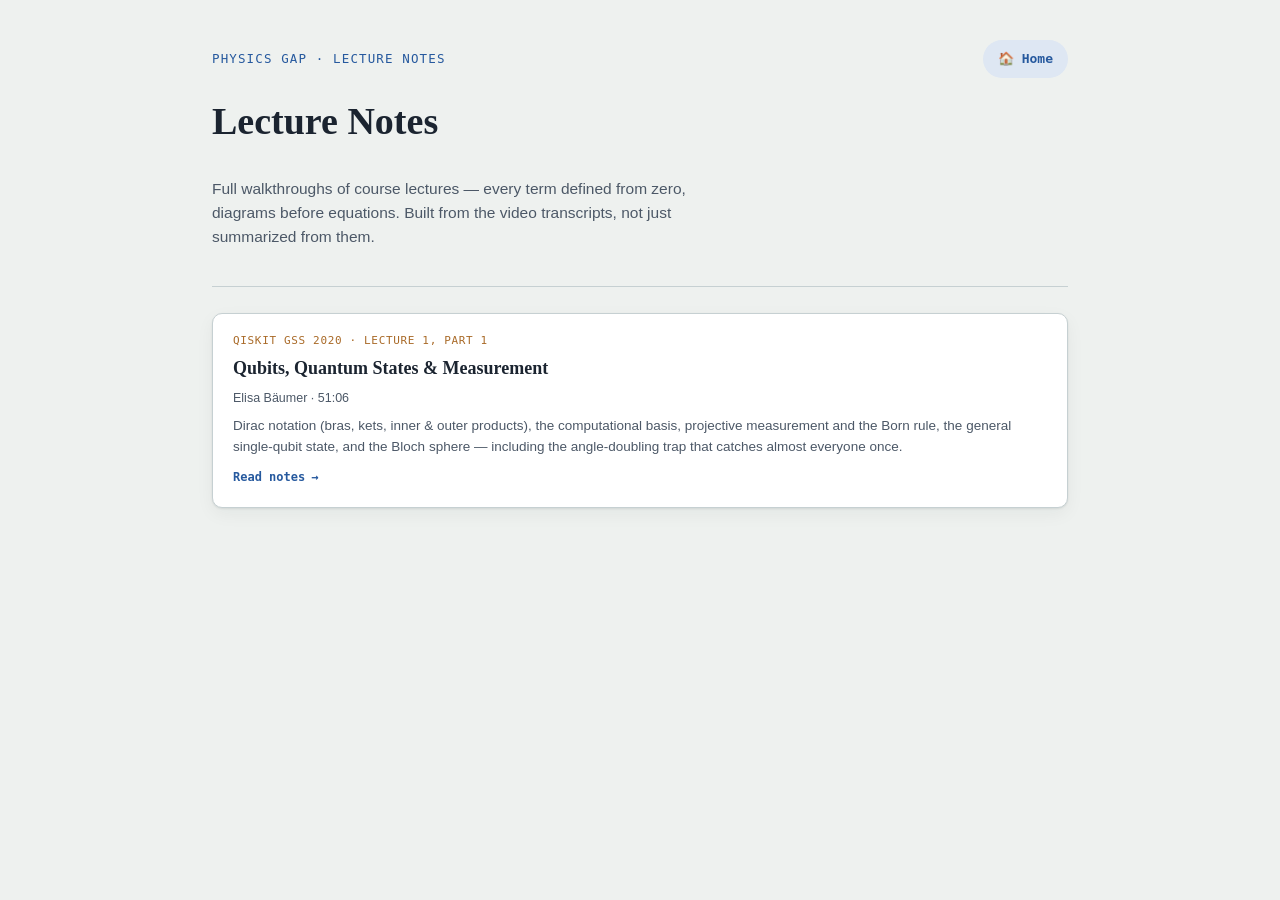
<file: phy/lectures/index.html>
<!DOCTYPE html>
<html lang="en">
<head>
<meta charset="UTF-8">
<meta name="viewport" content="width=device-width, initial-scale=1">
<meta name="robots" content="noindex, nofollow">
<title>Lecture Notes — Physics Notebook</title>
<link rel="stylesheet" href="../css/style.css">
</head>
<body>

<div class="page">

  <header class="notebook-header">
    <div class="nav-row">
      <span class="eyebrow">Physics gap · lecture notes</span>
      <a class="home-btn" href="../index.html">🏠 Home</a>
    </div>
    <h1 class="title serif">Lecture Notes</h1>
    <p class="subtitle">Full walkthroughs of course lectures — every term defined from zero, diagrams
    before equations. Built from the video transcripts, not just summarized from them.</p>
  </header>

  <main>
    <div class="papers-grid">

      <a class="paper-card" href="qiskit-01-qubits-states-measurement.html">
        <span class="ptag">QISKIT GSS 2020 · LECTURE 1, PART 1</span>
        <h3>Qubits, Quantum States &amp; Measurement</h3>
        <p class="pmeta">Elisa Bäumer · 51:06</p>
        <p class="psnippet">Dirac notation (bras, kets, inner &amp; outer products), the computational
        basis, projective measurement and the Born rule, the general single-qubit state, and the
        Bloch sphere — including the angle-doubling trap that catches almost everyone once.</p>
        <span class="pgo">Read notes <span class="arrow">&rarr;</span></span>
      </a>

    </div>
  </main>

</div>
</body>
</html>
</file>
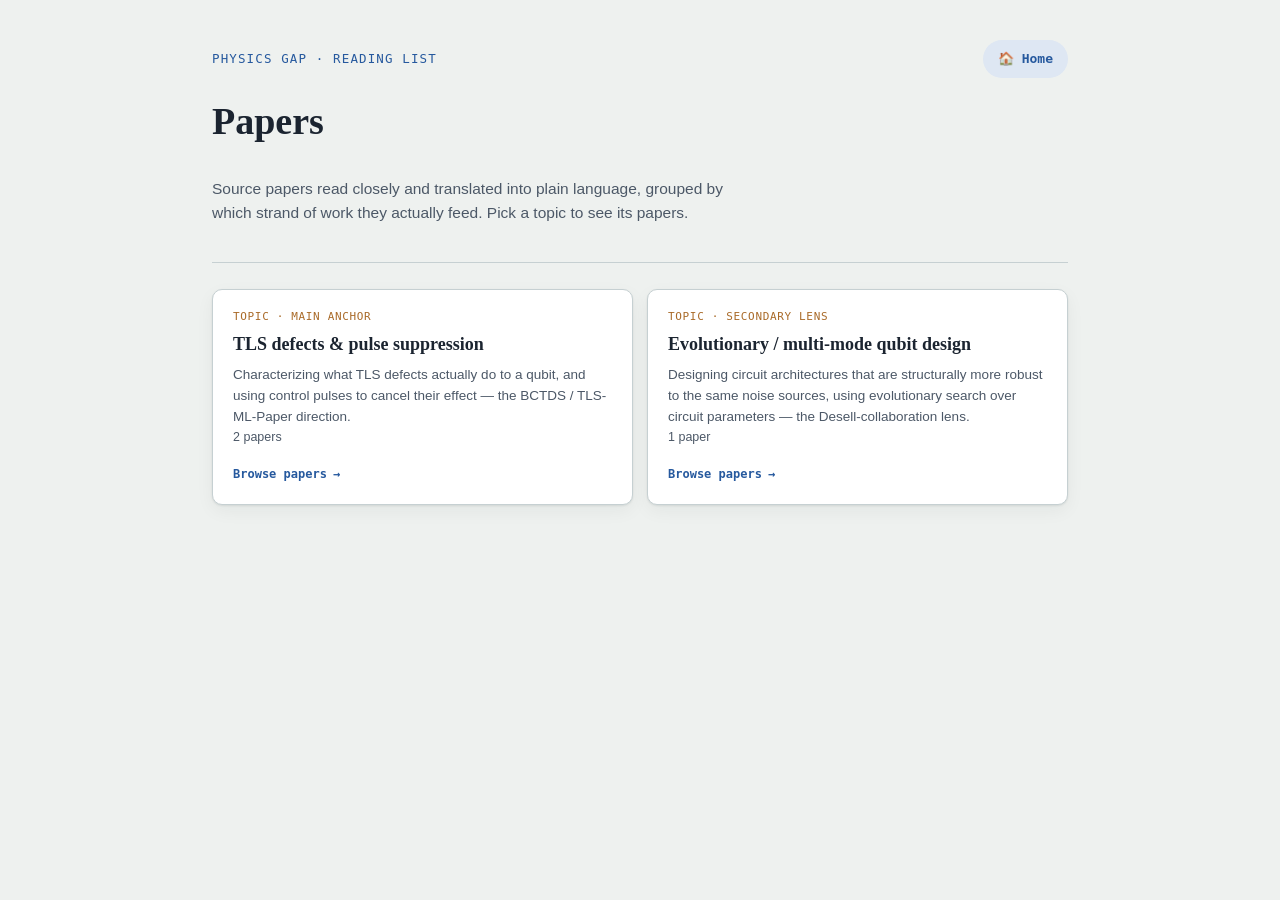
<file: phy/papers/index.html>
<!DOCTYPE html>
<html lang="en">
<head>
<meta charset="UTF-8">
<meta name="viewport" content="width=device-width, initial-scale=1">
<meta name="robots" content="noindex, nofollow">
<title>Papers — Physics Notebook</title>
<link rel="stylesheet" href="../css/style.css">
</head>
<body>

<div class="page">

  <header class="notebook-header">
    <div class="nav-row">
      <span class="eyebrow">Physics gap · reading list</span>
      <a class="home-btn" href="../index.html">🏠 Home</a>
    </div>
    <h1 class="title serif">Papers</h1>
    <p class="subtitle">Source papers read closely and translated into plain language, grouped by
    which strand of work they actually feed. Pick a topic to see its papers.</p>
  </header>

  <main>
    <div class="topics-grid">

      <a class="paper-card topic-card" href="topic-tls-suppression.html">
        <span class="ptag">TOPIC · MAIN ANCHOR</span>
        <h3>TLS defects &amp; pulse suppression</h3>
        <p class="psnippet">Characterizing what TLS defects actually do to a qubit, and using
        control pulses to cancel their effect — the BCTDS / TLS-ML-Paper direction.</p>
        <p class="pmeta">2 papers</p>
        <span class="pgo">Browse papers <span class="arrow">&rarr;</span></span>
      </a>

      <a class="paper-card topic-card" href="topic-ea-design.html">
        <span class="ptag">TOPIC · SECONDARY LENS</span>
        <h3>Evolutionary / multi-mode qubit design</h3>
        <p class="psnippet">Designing circuit architectures that are structurally more robust to
        the same noise sources, using evolutionary search over circuit parameters — the
        Desell-collaboration lens.</p>
        <p class="pmeta">1 paper</p>
        <span class="pgo">Browse papers <span class="arrow">&rarr;</span></span>
      </a>

    </div>
  </main>

</div>
</body>
</html>
</file>
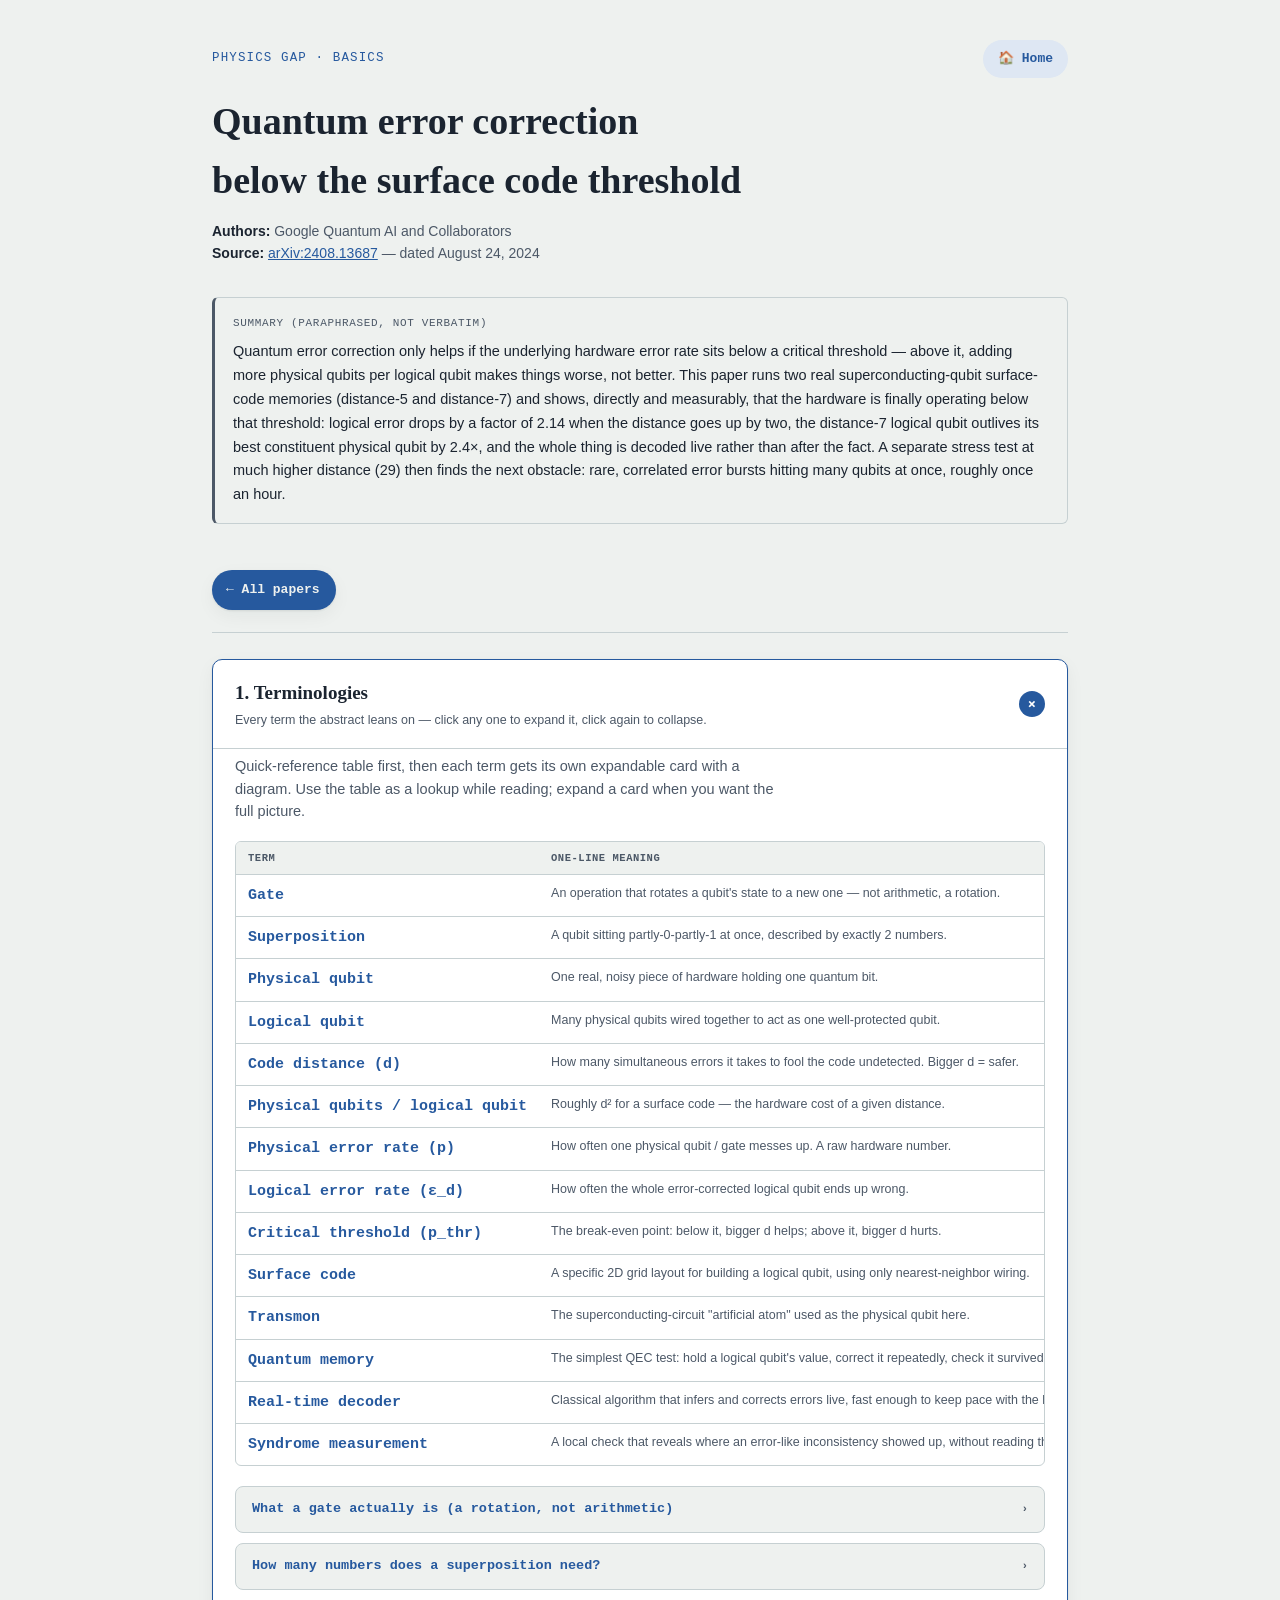
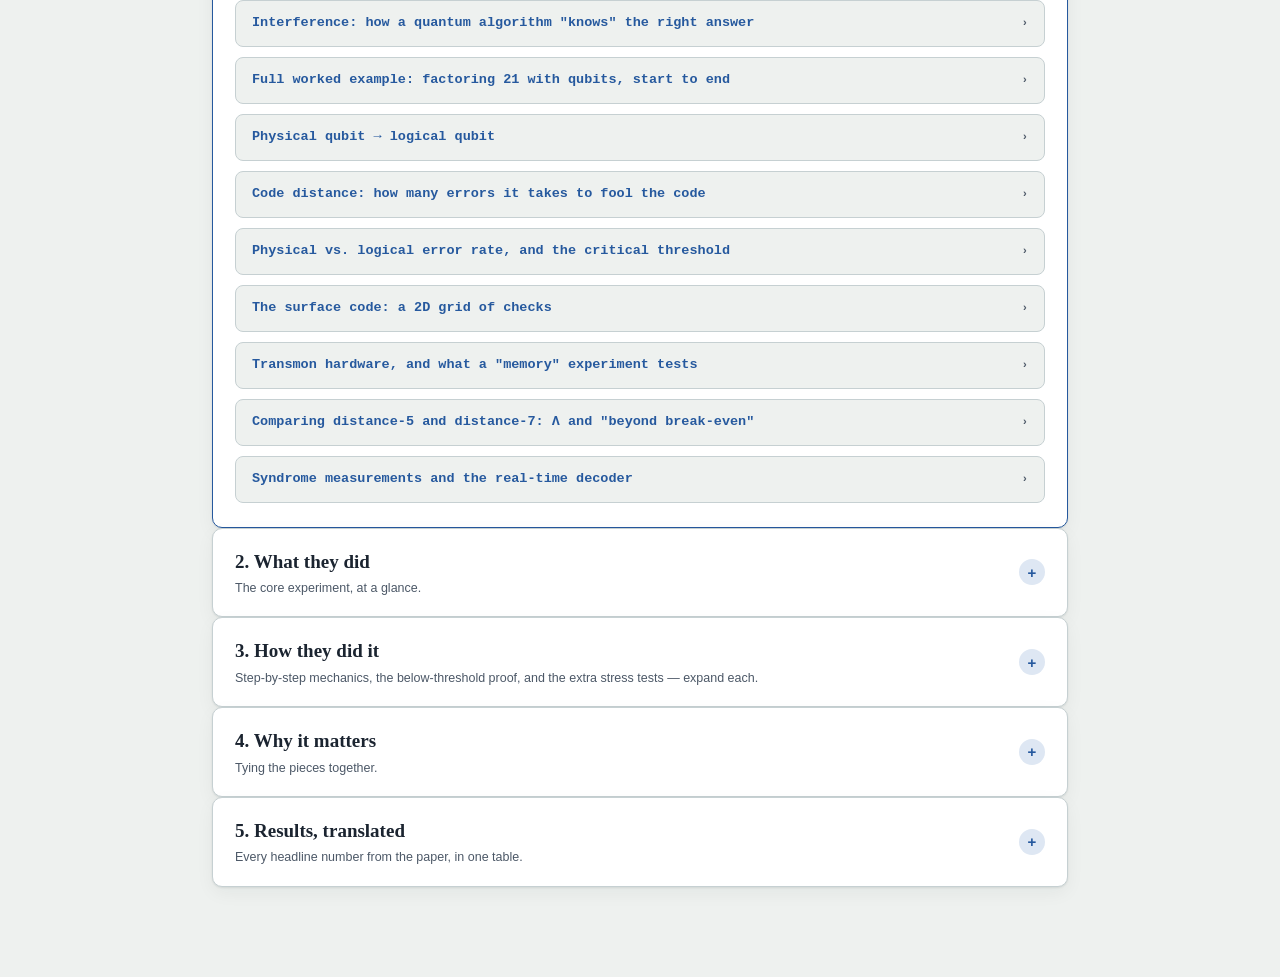
<file: basics/qec-below-threshold.html>
<!DOCTYPE html>
<html lang="en">
<head>
<meta charset="UTF-8">
<meta name="viewport" content="width=device-width, initial-scale=1">
<meta name="robots" content="noindex, nofollow">
<title>Quantum error correction below the surface code threshold — Basics</title>
<link rel="stylesheet" href="css/style.css">
</head>
<body>

<div class="page">

  <header class="notebook-header">
    <div class="nav-row">
      <span class="eyebrow">Physics gap · basics</span>
      <a class="home-btn" href="../phy/index.html">🏠 Home</a>
    </div>
    <h1 class="title serif">Quantum error correction below the surface code threshold</h1>
    <p class="paper-meta-block">
      <b>Authors:</b> Google Quantum AI and Collaborators<br>
      <b>Source:</b> <a href="https://arxiv.org/abs/2408.13687" target="_blank" rel="noopener">arXiv:2408.13687</a> — dated August 24, 2024
    </p>
    <blockquote class="abstract">
      <span class="abs-label">Summary (paraphrased, not verbatim)</span>
      Quantum error correction only helps if the underlying hardware error rate sits below a critical
      threshold — above it, adding more physical qubits per logical qubit makes things worse, not better.
      This paper runs two real superconducting-qubit surface-code memories (distance-5 and distance-7) and
      shows, directly and measurably, that the hardware is finally operating below that threshold: logical
      error drops by a factor of 2.14 when the distance goes up by two, the distance-7 logical qubit
      outlives its best constituent physical qubit by 2.4×, and the whole thing is decoded live rather than
      after the fact. A separate stress test at much higher distance (29) then finds the next obstacle:
      rare, correlated error bursts hitting many qubits at once, roughly once an hour.
    </blockquote>
    <div class="crosslink"><a href="index.html">&larr; All papers</a></div>
  </header>

  <main>

    <!-- ============ TERMINOLOGIES ============ -->
    <details class="accordion-item" id="acc-terms" open>
      <summary>
        <div class="acc-summary-text">
          <span class="acc-title">1. Terminologies</span>
          <span class="acc-sub">Every term the abstract leans on — click any one to expand it, click again to collapse.</span>
        </div>
        <span class="acc-chevron">+</span>
      </summary>
      <div class="accordion-body">

        <p class="notation-intro">Quick-reference table first, then each term gets its own expandable card with a diagram. Use the table as a lookup while reading; expand a card when you want the full picture.</p>
        <div class="table-scroll" style="margin-bottom:20px;">
          <table class="notation-table">
            <thead><tr><th>Term</th><th>One-line meaning</th></tr></thead>
            <tbody>
              <tr><td class="sym">Gate</td><td class="say">An operation that rotates a qubit's state to a new one — not arithmetic, a rotation.</td></tr>
              <tr><td class="sym">Superposition</td><td class="say">A qubit sitting partly-0-partly-1 at once, described by exactly 2 numbers.</td></tr>
              <tr><td class="sym">Physical qubit</td><td class="say">One real, noisy piece of hardware holding one quantum bit.</td></tr>
              <tr><td class="sym">Logical qubit</td><td class="say">Many physical qubits wired together to act as one well-protected qubit.</td></tr>
              <tr><td class="sym">Code distance (d)</td><td class="say">How many simultaneous errors it takes to fool the code undetected. Bigger d = safer.</td></tr>
              <tr><td class="sym">Physical qubits / logical qubit</td><td class="say">Roughly d² for a surface code — the hardware cost of a given distance.</td></tr>
              <tr><td class="sym">Physical error rate (p)</td><td class="say">How often one physical qubit / gate messes up. A raw hardware number.</td></tr>
              <tr><td class="sym">Logical error rate (ε_d)</td><td class="say">How often the whole error-corrected logical qubit ends up wrong.</td></tr>
              <tr><td class="sym">Critical threshold (p_thr)</td><td class="say">The break-even point: below it, bigger d helps; above it, bigger d hurts.</td></tr>
              <tr><td class="sym">Surface code</td><td class="say">A specific 2D grid layout for building a logical qubit, using only nearest-neighbor wiring.</td></tr>
              <tr><td class="sym">Transmon</td><td class="say">The superconducting-circuit "artificial atom" used as the physical qubit here.</td></tr>
              <tr><td class="sym">Quantum memory</td><td class="say">The simplest QEC test: hold a logical qubit's value, correct it repeatedly, check it survived.</td></tr>
              <tr><td class="sym">Real-time decoder</td><td class="say">Classical algorithm that infers and corrects errors live, fast enough to keep pace with the hardware.</td></tr>
              <tr><td class="sym">Syndrome measurement</td><td class="say">A local check that reveals where an error-like inconsistency showed up, without reading the encoded data.</td></tr>
            </tbody>
          </table>
        </div>

        <details class="term-item">
          <summary><span>What a gate actually is (a rotation, not arithmetic)</span><span class="term-chevron">&rsaquo;</span></summary>
          <div class="term-body">
            <div class="entry-grid">
              <div>
                <div class="diagram-panel">
                  <svg viewBox="0 0 220 220" xmlns="http://www.w3.org/2000/svg">
                    <text x="110" y="14" text-anchor="middle" font-size="9.5" fill="var(--ink-soft)" font-family="ui-monospace,monospace">qubit state as a clock hand</text>
                    <circle cx="110" cy="115" r="80" fill="none" stroke="var(--rule)" stroke-width="1.4"/>
                    <circle cx="110" cy="115" r="2.5" fill="var(--ink)"/>
                    <text x="110" y="30" text-anchor="middle" font-size="11" fill="var(--ink)" font-family="Georgia,serif">0</text>
                    <text x="110" y="205" text-anchor="middle" font-size="11" fill="var(--ink)" font-family="Georgia,serif">1</text>
                    <line x1="110" y1="115" x2="110" y2="42" stroke="var(--ink-soft)" stroke-width="1.6" stroke-dasharray="3 3" marker-end="url(#gArrStart)"/>
                    <defs><marker id="gArrStart" markerWidth="7" markerHeight="7" refX="3.5" refY="3.5" orient="auto"><path d="M0,0 L7,3.5 L0,7 Z" fill="var(--ink-soft)"/></marker></defs>
                    <text x="60" y="70" font-size="8.5" fill="var(--ink-soft)" font-family="ui-monospace,monospace">start: 0</text>
                    <path d="M110,42 A73,73 0 0,1 166,68" fill="none" stroke="var(--good)" stroke-width="1.3" stroke-dasharray="2 2"/>
                    <text x="150" y="50" font-size="8.5" fill="var(--good)" font-family="ui-monospace,monospace">rotate 90°</text>
                    <line x1="110" y1="115" x2="166" y2="68" stroke="var(--accent)" stroke-width="2.2" marker-end="url(#gArrEnd)"/>
                    <defs><marker id="gArrEnd" markerWidth="7" markerHeight="7" refX="3.5" refY="3.5" orient="auto"><path d="M0,0 L7,3.5 L0,7 Z" fill="var(--accent)"/></marker></defs>
                    <text x="172" y="64" font-size="9" fill="var(--accent)" font-family="ui-monospace,monospace">after Hadamard</text>
                    <text x="110" y="192" text-anchor="middle" font-size="8" fill="var(--accent)" font-family="ui-monospace,monospace">50/50 superposition</text>
                  </svg>
                </div>
                <p class="diagram-caption">A gate spins the "arrow" to a new direction. It never adds or subtracts a number the way +,&minus;,&divide; would.</p>
              </div>
              <div class="text-panel">
                <p>A qubit's state isn't a number — picture it as an <b>arrow</b> (like a clock hand) that can point anywhere between "0" (straight up) and "1" (straight down), or anywhere in between. A <b>gate</b> is an operation that <b>rotates</b> that arrow to a new direction. It's linear algebra (a matrix multiplying a vector), not arithmetic on the value 0 or 1.</p>
                <p>Example: the <b>Hadamard gate</b> takes an arrow that starts pointing exactly at "0" and rotates it 90°, landing it exactly halfway between 0 and 1 — an equal superposition. No amount of <span class="mono">+</span>, <span class="mono">&minus;</span>, or <span class="mono">/</span> on the number "0" could ever produce "half 0, half 1"; a rotation can, because the state was never really "just a number" to begin with.</p>
                <div class="callout callout-paper">
                  <span class="label">entangling gates, revisited</span>
                  A two-qubit <b>entangling gate</b> (like CZ, used throughout this paper's circuit) is the same idea scaled up: it rotates the <i>combined</i> arrow of two qubits together, in a way that afterward can no longer be split back into "qubit A's arrow" and "qubit B's arrow" separately.
                </div>
              </div>
            </div>
          </div>
        </details>

        <details class="term-item">
          <summary><span>How many numbers does a superposition need?</span><span class="term-chevron">&rsaquo;</span></summary>
          <div class="term-body">
            <div class="entry-grid">
              <div>
                <div class="diagram-panel">
                  <svg viewBox="0 0 260 200" xmlns="http://www.w3.org/2000/svg">
                    <text x="130" y="14" text-anchor="middle" font-size="9.5" fill="var(--ink-soft)" font-family="ui-monospace,monospace">numbers needed to describe n qubits together</text>
                    <line x1="35" y1="175" x2="250" y2="175" stroke="var(--ink)" stroke-width="1.3"/>
                    <rect x="45" y="155" width="30" height="20" fill="var(--accent-soft)" stroke="var(--accent)" stroke-width="1.4"/>
                    <text x="60" y="148" text-anchor="middle" font-size="8.5" fill="var(--accent)" font-family="ui-monospace,monospace">2</text>
                    <text x="60" y="188" text-anchor="middle" font-size="8" fill="var(--ink)" font-family="ui-monospace,monospace">1 qubit</text>
                    <rect x="100" y="135" width="30" height="40" fill="var(--accent-soft)" stroke="var(--accent)" stroke-width="1.4"/>
                    <text x="115" y="128" text-anchor="middle" font-size="8.5" fill="var(--accent)" font-family="ui-monospace,monospace">4</text>
                    <text x="115" y="188" text-anchor="middle" font-size="8" fill="var(--ink)" font-family="ui-monospace,monospace">2 qubits</text>
                    <rect x="155" y="95" width="30" height="80" fill="var(--measured-soft)" stroke="var(--measured)" stroke-width="1.4"/>
                    <text x="170" y="88" text-anchor="middle" font-size="8.5" fill="var(--measured)" font-family="ui-monospace,monospace">8</text>
                    <text x="170" y="188" text-anchor="middle" font-size="8" fill="var(--ink)" font-family="ui-monospace,monospace">3 qubits</text>
                    <rect x="210" y="35" width="30" height="140" fill="var(--measured-soft)" stroke="var(--measured)" stroke-width="1.4"/>
                    <text x="225" y="28" text-anchor="middle" font-size="8.5" fill="var(--measured)" font-family="ui-monospace,monospace">16</text>
                    <text x="225" y="188" text-anchor="middle" font-size="8" fill="var(--ink)" font-family="ui-monospace,monospace">4 qubits</text>
                  </svg>
                </div>
                <p class="diagram-caption">Each bar doubles: n qubits jointly need 2ⁿ numbers, not more numbers for one qubit alone.</p>
              </div>
              <div class="text-panel">
                <p>A <b>single</b> qubit's superposition always takes exactly <b>2 numbers</b> — "how much 0," "how much 1" — no matter how fine-grained the in-between state is. There are only two basis states to mix, so there are only ever two amounts to specify.</p>
                <p>What actually grows is the <b>joint</b> description of <i>many</i> qubits together: 2 qubits need <span class="mono">2²=4</span> numbers (one for each combination 00, 01, 10, 11); 3 qubits need <span class="mono">2³=8</span>; n qubits need <span class="mono">2ⁿ</span>. That's exponential, not linear.</p>
                <div class="callout callout-code">
                  <span class="label">why this is the actual point of quantum computing</span>
                  This 2ⁿ joint space is why simulating a quantum computer on a classical one becomes hopeless past a few dozen qubits — by a few hundred qubits, 2ⁿ exceeds the number of atoms in the observable universe. <b>Entangling gates</b> are exactly what make those 2ⁿ numbers impossible to split back into separate per-qubit numbers — which is why entanglement, not superposition alone, is the resource quantum algorithms actually exploit.
                </div>
              </div>
            </div>
          </div>
        </details>

        <details class="term-item">
          <summary><span>Interference: how a quantum algorithm "knows" the right answer</span><span class="term-chevron">&rsaquo;</span></summary>
          <div class="term-body">
            <div class="entry-grid">
              <div>
                <div class="diagram-panel">
                  <svg viewBox="0 0 260 210" xmlns="http://www.w3.org/2000/svg">
                    <text x="130" y="14" text-anchor="middle" font-size="9" fill="var(--ink-soft)" font-family="ui-monospace,monospace">Hadamard, then Hadamard again</text>
                    <line x1="20" y1="140" x2="240" y2="140" stroke="var(--rule)" stroke-width="1.2"/>
                    <text x="70" y="188" text-anchor="middle" font-size="9" fill="var(--ink)" font-family="ui-monospace,monospace">final |0⟩</text>
                    <rect x="45" y="100" width="16" height="40" fill="var(--accent-soft)" stroke="var(--accent)" stroke-width="1.4"/>
                    <text x="53" y="94" text-anchor="middle" font-size="8" fill="var(--accent)" font-family="ui-monospace,monospace">+½</text>
                    <rect x="66" y="100" width="16" height="40" fill="var(--accent-soft)" stroke="var(--accent)" stroke-width="1.4"/>
                    <text x="74" y="94" text-anchor="middle" font-size="8" fill="var(--accent)" font-family="ui-monospace,monospace">+½</text>
                    <text x="92" y="124" font-size="11" fill="var(--ink-soft)">=</text>
                    <rect x="102" y="60" width="20" height="80" fill="var(--good-soft)" stroke="var(--good)" stroke-width="1.6"/>
                    <text x="112" y="53" text-anchor="middle" font-size="8.5" fill="var(--good)" font-family="ui-monospace,monospace">1</text>
                    <text x="112" y="160" text-anchor="middle" font-size="8" fill="var(--good)" font-family="ui-monospace,monospace">reinforced</text>

                    <text x="195" y="188" text-anchor="middle" font-size="9" fill="var(--ink)" font-family="ui-monospace,monospace">final |1⟩</text>
                    <rect x="170" y="100" width="16" height="40" fill="var(--accent-soft)" stroke="var(--accent)" stroke-width="1.4"/>
                    <text x="178" y="94" text-anchor="middle" font-size="8" fill="var(--accent)" font-family="ui-monospace,monospace">+½</text>
                    <rect x="191" y="140" width="16" height="40" fill="var(--measured-soft)" stroke="var(--measured)" stroke-width="1.4"/>
                    <text x="199" y="188" text-anchor="middle" font-size="8" fill="var(--measured)" font-family="ui-monospace,monospace">&minus;½</text>
                    <text x="217" y="124" font-size="11" fill="var(--ink-soft)">=</text>
                    <circle cx="230" cy="140" r="3.5" fill="none" stroke="var(--ink-soft)" stroke-width="1.6"/>
                    <text x="230" y="120" text-anchor="middle" font-size="8.5" fill="var(--ink-soft)" font-family="ui-monospace,monospace">0</text>
                    <text x="230" y="160" text-anchor="middle" font-size="8" fill="var(--ink-soft)" font-family="ui-monospace,monospace">cancelled</text>
                  </svg>
                </div>
                <p class="diagram-caption">Both paths agree on |0⟩ (+½ and +½ add up) but disagree on |1⟩ (+½ and &minus;½ cancel exactly) — real arithmetic, not a metaphor.</p>
              </div>
              <div class="text-panel">
                <p>The obvious next assumption — "superposition explores 8 states at once, so it computes all 8 answers for free" — is the most common misconception about quantum computing, and it's wrong. The moment you <b>measure</b>, the superposition collapses to exactly <i>one</i> random outcome. Left alone, that's no better than guessing.</p>
                <p>The actual power is <b>interference</b>. Amplitudes aren't just "how much" — they carry a sign (more generally, a complex phase), so two contributions to the same outcome can reinforce or cancel. A concrete, checkable example: apply the Hadamard gate to <span class="mono">|0⟩</span> <i>twice</i>. Hadamard sends <span class="mono">|0⟩&rarr;+½|0⟩+½|1⟩</span> but sends <span class="mono">|1⟩&rarr;+½|0⟩&minus;½|1⟩</span> (note the minus sign). Tracking both contributions to each final outcome:</p>
                <div class="eq-box">
                  <span class="corner-bl"></span><span class="corner-br"></span>
                  <div class="eq-line">final |0⟩:  +½ + ½ = 1   (reinforced)</div>
                  <div class="eq-line">final |1⟩:  +½ &minus; ½ = 0   (cancelled, exactly)</div>
                  <div class="eq-note">Measuring now gives |0⟩ with 100% certainty — despite a genuine 50/50 blur in the middle of the computation. Nothing random survives; it was cancelled by the arithmetic, not luck.</div>
                </div>
                <div class="callout callout-paper">
                  <span class="label">so how do you "know" the right answer?</span>
                  You don't, in advance. You engineer the gate sequence so the <i>wrong</i> answers land in the "cancels to 0" row, like |1⟩ above, while the right answer lands in the "reinforces" row, like |0⟩. Whatever has nonzero probability left when you measure <i>is</i> the answer — not because it was found, but because everything else was forced to zero first. Designing that routing for a genuinely useful problem (this toy example just cancels back to the input) is the real research challenge — it's why only a handful of algorithms have a known quantum speedup, not everything.
                </div>
              </div>
            </div>
          </div>
        </details>

        <details class="term-item">
          <summary><span>Full worked example: factoring 21 with qubits, start to end</span><span class="term-chevron">&rsaquo;</span></summary>
          <div class="term-body">
            <div class="entry-grid">
              <div>
                <div class="diagram-panel">
                  <svg viewBox="0 0 260 230" xmlns="http://www.w3.org/2000/svg">
                    <text x="130" y="14" text-anchor="middle" font-size="9" fill="var(--ink-soft)" font-family="ui-monospace,monospace">factor of 21? candidates 2,3,4,5</text>
                    <rect x="10" y="26" width="240" height="34" rx="6" fill="var(--paper)" stroke="var(--rule)" stroke-width="1.3"/>
                    <text x="130" y="47" text-anchor="middle" font-size="9.5" fill="var(--ink)" font-family="ui-monospace,monospace">superposition: all 4 candidates at once</text>
                    <line x1="130" y1="60" x2="130" y2="80" stroke="var(--ink-soft)" stroke-width="1.4" marker-end="url(#fArr1)"/>
                    <defs><marker id="fArr1" markerWidth="7" markerHeight="7" refX="3.5" refY="3.5" orient="auto"><path d="M0,0 L7,3.5 L0,7 Z" fill="var(--ink-soft)"/></marker></defs>
                    <rect x="10" y="82" width="240" height="34" rx="6" fill="var(--measured-soft)" stroke="var(--measured)" stroke-width="1.6"/>
                    <text x="130" y="103" text-anchor="middle" font-size="9.5" fill="var(--measured)" font-family="ui-monospace,monospace">oracle: 21 mod 3 = 0 → flip sign of "3"</text>
                    <line x1="130" y1="116" x2="130" y2="136" stroke="var(--ink-soft)" stroke-width="1.4" marker-end="url(#fArr2)"/>
                    <defs><marker id="fArr2" markerWidth="7" markerHeight="7" refX="3.5" refY="3.5" orient="auto"><path d="M0,0 L7,3.5 L0,7 Z" fill="var(--ink-soft)"/></marker></defs>
                    <rect x="10" y="138" width="240" height="34" rx="6" fill="var(--accent-soft)" stroke="var(--accent)" stroke-width="1.6"/>
                    <text x="130" y="159" text-anchor="middle" font-size="9.5" fill="var(--accent)" font-family="ui-monospace,monospace">interference: wrong ones → 0, right one → 1</text>
                    <line x1="130" y1="172" x2="130" y2="192" stroke="var(--ink-soft)" stroke-width="1.4" marker-end="url(#fArr3)"/>
                    <defs><marker id="fArr3" markerWidth="7" markerHeight="7" refX="3.5" refY="3.5" orient="auto"><path d="M0,0 L7,3.5 L0,7 Z" fill="var(--ink-soft)"/></marker></defs>
                    <rect x="10" y="194" width="240" height="30" rx="6" fill="var(--good-soft)" stroke="var(--good)" stroke-width="1.8"/>
                    <text x="130" y="213" text-anchor="middle" font-size="10" fill="var(--good)" font-family="ui-monospace,monospace">measure → "01" → candidate 3 ✓</text>
                  </svg>
                </div>
                <p class="diagram-caption">Same 4-step pipeline as the portfolio example, now applied to a real checkable math problem: factoring.</p>
              </div>
              <div class="text-panel">
                <p><b>Setup:</b> find a factor of <span class="mono">N=21</span>, testing candidates <span class="mono">2,3,4,5</span> mapped to qubit patterns <span class="mono">00,01,10,11</span>.</p>
                <div class="callout callout-paper">
                  <span class="label">where's the "data"?</span>
                  Nowhere in the qubits. A qubit pattern like <span class="mono">01</span> only means "candidate #2 on our list" — it doesn't hold the number 3, and it doesn't hold 21 either. The value 21 and the checking rule ("does it divide evenly?") live entirely in the <b>oracle circuit</b> — wired in ahead of time, separately from the qubits.
                </div>
                <div class="eq-box">
                  <span class="corner-bl"></span><span class="corner-br"></span>
                  <div class="eq-line">1. superposition:  (½, ½, ½, ½)  for (2, 3, 4, 5)</div>
                  <div class="eq-line">2. oracle (21 mod 3 = 0, others ≠ 0):  (½, −½, ½, ½)</div>
                  <div class="eq-line">3. interference (reflect about average ¼):  (0, 1, 0, 0)</div>
                  <div class="eq-line">4. measure: "01" → candidate 3 → 3 is a factor of 21 ✓</div>
                  <div class="eq-note">Step 2 is built from real gates (X, CZ, X) targeting position 01, same sandwich trick as the portfolio example. Step 2's state is provably entangled — the same factoring check used before shows it can't be split back into two separate qubits, because "which candidate satisfies the rule" is a joint fact.</div>
                </div>
                <div class="callout callout-code">
                  <span class="label">about "loops"</span>
                  4 candidates with exactly 1 correct answer happens to resolve in exactly one oracle+interference round — a lucky special case of this size. For a bigger candidate list, you <b>repeat the oracle+interference pair in a loop</b>, roughly √(number of candidates) times, each round nudging the right answer's amplitude a little higher, until measuring it reliably works.
                </div>
                <p style="margin-top:10px; font-size:12.5px; color:var(--ink-soft);"><b>Classical comparison:</b> checking <span class="mono">21 mod 2, mod 3, mod 4, mod 5</span> one at a time is a 4-step loop. Quantum: one oracle call tests all 4 simultaneously, then one interference step, then one measurement.</p>
              </div>
            </div>
          </div>
        </details>

        <details class="term-item">
          <summary><span>Physical qubit &rarr; logical qubit</span><span class="term-chevron">&rsaquo;</span></summary>
          <div class="term-body">
            <div class="entry-grid">
              <div>
                <div class="diagram-panel">
                  <svg viewBox="0 0 260 210" xmlns="http://www.w3.org/2000/svg">
                    <text x="130" y="16" text-anchor="middle" font-size="10" fill="var(--ink-soft)" font-family="ui-monospace,monospace">5 physical qubits, one flipped</text>
                    <g font-family="ui-monospace,monospace" font-size="9" fill="var(--ink-soft)">
                      <circle cx="30" cy="50" r="13" fill="none" stroke="var(--ink)" stroke-width="1.6"/>
                      <text x="30" y="53" text-anchor="middle" fill="var(--ink)">0</text>
                      <circle cx="75" cy="50" r="13" fill="none" stroke="var(--ink)" stroke-width="1.6"/>
                      <text x="75" y="53" text-anchor="middle" fill="var(--ink)">0</text>
                      <circle cx="120" cy="50" r="13" fill="var(--measured-soft)" stroke="var(--measured)" stroke-width="2"/>
                      <text x="120" y="53" text-anchor="middle" fill="var(--measured)">1</text>
                      <circle cx="165" cy="50" r="13" fill="none" stroke="var(--ink)" stroke-width="1.6"/>
                      <text x="165" y="53" text-anchor="middle" fill="var(--ink)">0</text>
                      <circle cx="210" cy="50" r="13" fill="none" stroke="var(--ink)" stroke-width="1.6"/>
                      <text x="210" y="53" text-anchor="middle" fill="var(--ink)">0</text>
                    </g>
                    <text x="120" y="76" text-anchor="middle" font-size="8.5" fill="var(--measured)" font-family="ui-monospace,monospace">1 error, outvoted 4-to-1</text>
                    <line x1="120" y1="85" x2="120" y2="108" stroke="var(--ink-soft)" stroke-width="1.4" marker-end="url(#arr1)"/>
                    <defs><marker id="arr1" markerWidth="7" markerHeight="7" refX="3.5" refY="3.5" orient="auto"><path d="M0,0 L7,3.5 L0,7 Z" fill="var(--ink-soft)"/></marker></defs>
                    <rect x="55" y="110" width="130" height="26" rx="6" fill="var(--paper)" stroke="var(--rule)" stroke-width="1.3"/>
                    <text x="120" y="127" text-anchor="middle" font-size="10" fill="var(--ink)" font-family="ui-monospace,monospace">majority vote / decoder</text>
                    <line x1="120" y1="136" x2="120" y2="159" stroke="var(--ink-soft)" stroke-width="1.4" marker-end="url(#arr2)"/>
                    <defs><marker id="arr2" markerWidth="7" markerHeight="7" refX="3.5" refY="3.5" orient="auto"><path d="M0,0 L7,3.5 L0,7 Z" fill="var(--ink-soft)"/></marker></defs>
                    <circle cx="120" cy="180" r="17" fill="var(--accent-soft)" stroke="var(--accent)" stroke-width="2.2"/>
                    <text x="120" y="184" text-anchor="middle" font-size="11" fill="var(--accent)" font-family="ui-monospace,monospace">0</text>
                    <text x="120" y="205" text-anchor="middle" font-size="9" fill="var(--accent)" font-family="ui-monospace,monospace">logical qubit — still correct</text>
                  </svg>
                </div>
                <p class="diagram-caption">The classical version: repeat a bit 5 times and vote. Any single flip gets outvoted. Surface codes do the quantum-mechanical equivalent of this, in 2D.</p>
              </div>
              <div class="text-panel">
                <p>A <b>physical qubit</b> is one real, physical piece of hardware — a superconducting circuit, an ion, anything that holds one quantum bit. It's fragile: heat, stray photons, and control imperfections randomly corrupt it.</p>
                <p>A <b>logical qubit</b> is not a new kind of hardware — it's <i>many</i> physical qubits, wired together so that if a few of them get corrupted, the group as a whole can detect and fix it, without ever directly measuring (and thereby destroying) the quantum information being protected.</p>
                <div class="callout callout-paper">
                  <span class="label">why this can't just be "measure and check"</span>
                  In classical computing you can freely read a bit to check it. In quantum computing, directly measuring a qubit collapses its state — you'd destroy the very information you're trying to protect. Surface codes are built around syndrome measurements specifically to get around this: they reveal where something went wrong without revealing what the encoded value actually is.
                </div>
              </div>
            </div>
          </div>
        </details>

        <details class="term-item">
          <summary><span>Code distance: how many errors it takes to fool the code</span><span class="term-chevron">&rsaquo;</span></summary>
          <div class="term-body">
            <div class="entry-grid">
              <div>
                <div class="diagram-panel">
                  <svg viewBox="0 0 260 190" xmlns="http://www.w3.org/2000/svg">
                    <text x="130" y="14" text-anchor="middle" font-size="10" fill="var(--ink-soft)" font-family="ui-monospace,monospace">distance 3 vs. distance 5</text>
                    <text x="10" y="45" font-size="10" fill="var(--ink)" font-family="ui-monospace,monospace">d=3</text>
                    <g font-family="ui-monospace,monospace" font-size="8">
                      <circle cx="70" cy="42" r="11" fill="none" stroke="var(--ink)" stroke-width="1.5"/>
                      <circle cx="105" cy="42" r="11" fill="var(--measured-soft)" stroke="var(--measured)" stroke-width="2"/>
                      <circle cx="140" cy="42" r="11" fill="var(--measured-soft)" stroke="var(--measured)" stroke-width="2"/>
                    </g>
                    <text x="240" y="45" text-anchor="end" font-size="9" fill="var(--measured)" font-family="ui-monospace,monospace">2 flips break it</text>
                    <text x="10" y="105" font-size="10" fill="var(--ink)" font-family="ui-monospace,monospace">d=5</text>
                    <g font-family="ui-monospace,monospace" font-size="8">
                      <circle cx="70" cy="102" r="11" fill="none" stroke="var(--ink)" stroke-width="1.5"/>
                      <circle cx="97" cy="102" r="11" fill="none" stroke="var(--ink)" stroke-width="1.5"/>
                      <circle cx="124" cy="102" r="11" fill="var(--measured-soft)" stroke="var(--measured)" stroke-width="2"/>
                      <circle cx="151" cy="102" r="11" fill="var(--measured-soft)" stroke="var(--measured)" stroke-width="2"/>
                      <circle cx="178" cy="102" r="11" fill="var(--measured-soft)" stroke="var(--measured)" stroke-width="2"/>
                    </g>
                    <text x="240" y="105" text-anchor="end" font-size="9" fill="var(--measured)" font-family="ui-monospace,monospace">3 flips break it</text>
                    <text x="130" y="150" text-anchor="middle" font-size="9" fill="var(--good)" font-family="ui-monospace,monospace">bigger d → more simultaneous</text>
                    <text x="130" y="163" text-anchor="middle" font-size="9" fill="var(--good)" font-family="ui-monospace,monospace">errors needed to sneak past</text>
                    <text x="130" y="182" text-anchor="middle" font-size="8" fill="var(--ink-soft)" font-family="ui-monospace,monospace">surface code: ~d² physical qubits needed for distance d</text>
                  </svg>
                </div>
                <p class="diagram-caption">More qubits per logical qubit buys a bigger margin — but that margin only pays off below the critical threshold.</p>
              </div>
              <div class="text-panel">
                <p><b>Code distance (d)</b> is, roughly, the minimum number of physical errors that would have to land simultaneously, in exactly the wrong pattern, before the code is fooled into an undetected wrong answer. Higher d means more errors are needed to slip through — a bigger safety margin.</p>
                <p>Concretely: think of the two valid logical answers as <span class="mono">00000</span> and <span class="mono">11111</span>. They differ in all 5 positions, so the distance is 5 — you'd need all 5 bits to flip together to silently jump from one valid answer to the other. Fewer flips just produce an obviously broken in-between pattern that gets caught.</p>
                <p><b>Physical qubits per logical qubit</b> is the price of that margin. A surface code's qubit count scales roughly as <span class="mono">d²</span> (it's a 2D grid, not a 1D line) — a distance-5 code needs on the order of 49 physical qubits, a distance-7 code around 101 (the exact number this paper uses).</p>
              </div>
            </div>
          </div>
        </details>

        <details class="term-item">
          <summary><span>Physical vs. logical error rate, and the critical threshold</span><span class="term-chevron">&rsaquo;</span></summary>
          <div class="term-body">
            <div class="entry-grid">
              <div>
                <div class="diagram-panel">
                  <svg viewBox="0 0 260 220" xmlns="http://www.w3.org/2000/svg">
                    <line x1="35" y1="20" x2="35" y2="190" stroke="var(--ink)" stroke-width="1.4"/>
                    <line x1="35" y1="190" x2="240" y2="190" stroke="var(--ink)" stroke-width="1.4"/>
                    <text x="20" y="18" font-size="9" fill="var(--ink-soft)" font-family="ui-monospace,monospace">ε_d</text>
                    <text x="240" y="203" text-anchor="end" font-size="9" fill="var(--ink-soft)" font-family="ui-monospace,monospace">code distance d →</text>
                    <line x1="35" y1="105" x2="240" y2="105" stroke="var(--rule)" stroke-width="1.2" stroke-dasharray="3 3"/>
                    <text x="243" y="108" font-size="8" fill="var(--ink-soft)" font-family="ui-monospace,monospace">p = p_thr</text>
                    <path d="M45,150 C90,90 150,45 235,25" fill="none" stroke="var(--good)" stroke-width="2.2"/>
                    <text x="238" y="24" font-size="8.5" fill="var(--good)" font-family="ui-monospace,monospace" text-anchor="end">p &gt; p_thr — grows ✗</text>
                    <path d="M45,80 C90,120 150,155 235,178" fill="none" stroke="var(--accent)" stroke-width="2.2"/>
                    <text x="238" y="188" font-size="8.5" fill="var(--accent)" font-family="ui-monospace,monospace" text-anchor="end">p &lt; p_thr — shrinks ✓</text>
                    <circle cx="45" cy="105" r="4" fill="var(--ink)"/>
                    <text x="50" y="102" font-size="8" fill="var(--ink-soft)" font-family="ui-monospace,monospace">both start equal, here</text>
                  </svg>
                </div>
                <p class="diagram-caption">The single most important plot in the field: whether the curve bends up or down as d grows is decided entirely by which side of p_thr you're on.</p>
              </div>
              <div class="text-panel">
                <p><b>Physical error rate (p)</b> — how often one physical qubit or gate operation messes up. A raw hardware property.</p>
                <p><b>Logical error rate (ε_d)</b> — how often the whole error-corrected logical qubit ends up wrong, after the correction machinery has done its best.</p>
                <div class="callout callout-code">
                  <span class="label">the pivot the whole field balances on</span>
                  <b>Critical threshold (p_thr):</b> a break-even physical error rate.
                  <ul style="margin:6px 0 0; padding-left:18px;">
                    <li><b>p &lt; p_thr</b> (below threshold): increasing d makes ε_d go <i>down</i>, exponentially.</li>
                    <li><b>p &gt; p_thr</b> (above threshold): increasing d makes ε_d go <i>up</i>.</li>
                  </ul>
                </div>
                <p>This is why "below threshold" is the paper's central claim, not a footnote. The relation is approximately <span class="mono">ε_d ∝ (p / p_thr)^((d+1)/2)</span>, and <span class="mono">Λ = ε_d / ε_{d+2} ≈ p_thr / p</span> is the direct, measurable signature.</p>
              </div>
            </div>
          </div>
        </details>

        <details class="term-item">
          <summary><span>The surface code: a 2D grid of checks</span><span class="term-chevron">&rsaquo;</span></summary>
          <div class="term-body">
            <div class="entry-grid">
              <div>
                <div class="diagram-panel">
                  <svg viewBox="0 0 240 240" xmlns="http://www.w3.org/2000/svg">
                    <g stroke="var(--rule)" stroke-width="1">
                      <line x1="40" y1="40" x2="200" y2="40"/><line x1="40" y1="80" x2="200" y2="80"/>
                      <line x1="40" y1="120" x2="200" y2="120"/><line x1="40" y1="160" x2="200" y2="160"/><line x1="40" y1="200" x2="200" y2="200"/>
                      <line x1="40" y1="40" x2="40" y2="200"/><line x1="80" y1="40" x2="80" y2="200"/>
                      <line x1="120" y1="40" x2="120" y2="200"/><line x1="160" y1="40" x2="160" y2="200"/><line x1="200" y1="40" x2="200" y2="200"/>
                    </g>
                    <rect x="78" y="78" width="44" height="44" fill="none" stroke="var(--accent)" stroke-width="2.4" rx="4"/>
                    <g fill="var(--ink)">
                      <circle cx="40" cy="40" r="6"/><circle cx="80" cy="40" r="6"/><circle cx="120" cy="40" r="6"/><circle cx="160" cy="40" r="6"/><circle cx="200" cy="40" r="6"/>
                      <circle cx="40" cy="80" r="6"/><circle cx="120" cy="80" r="6"/><circle cx="200" cy="80" r="6"/>
                      <circle cx="40" cy="120" r="6"/><circle cx="200" cy="120" r="6"/>
                      <circle cx="40" cy="160" r="6"/><circle cx="120" cy="160" r="6"/><circle cx="200" cy="160" r="6"/>
                      <circle cx="40" cy="200" r="6"/><circle cx="80" cy="200" r="6"/><circle cx="120" cy="200" r="6"/><circle cx="160" cy="200" r="6"/><circle cx="200" cy="200" r="6"/>
                    </g>
                    <g fill="var(--measured)">
                      <rect x="76" y="76" width="8" height="8"/><rect x="116" y="76" width="8" height="8"/>
                      <rect x="76" y="116" width="8" height="8"/><rect x="116" y="116" width="8" height="8"/>
                    </g>
                    <circle cx="80" cy="80" r="6" fill="var(--accent)"/><circle cx="120" cy="80" r="6" fill="var(--accent)"/>
                    <circle cx="80" cy="120" r="6" fill="var(--accent)"/><circle cx="120" cy="120" r="6" fill="var(--accent)"/>
                    <text x="120" y="222" text-anchor="middle" font-size="8.5" fill="var(--ink)" font-family="ui-monospace,monospace">● data qubit</text>
                    <text x="120" y="234" text-anchor="middle" font-size="8.5" fill="var(--measured)" font-family="ui-monospace,monospace">■ measurement (ancilla) qubit</text>
                  </svg>
                </div>
                <p class="diagram-caption">One stabilizer highlighted (blue box): 4 data qubits, checked by neighboring ancilla qubits, without ever reading the data qubits' actual value.</p>
              </div>
              <div class="text-panel">
                <p>The <b>surface code</b> is a specific 2D layout for turning many physical qubits into one logical qubit. Picture a checkerboard grid: some qubits ("data qubits") hold the actual quantum information; interspersed "measurement" or "ancilla" qubits repeatedly run local checks called <b>stabilizers</b> against their neighbors.</p>
                <p>Each stabilizer check reveals whether an error occurred nearby — without revealing (and thus destroying) what the data qubits actually encode. It's the leading candidate for superconducting hardware precisely because every check only needs <i>nearest-neighbor</i> connections — which is how these chips are physically wired.</p>
              </div>
            </div>
          </div>
        </details>

        <details class="term-item">
          <summary><span>Transmon hardware, and what a "memory" experiment tests</span><span class="term-chevron">&rsaquo;</span></summary>
          <div class="term-body">
            <div class="entry-grid">
              <div>
                <div class="diagram-panel">
                  <svg viewBox="0 0 220 190" xmlns="http://www.w3.org/2000/svg">
                    <text x="110" y="14" text-anchor="middle" font-size="9.5" fill="var(--ink-soft)" font-family="ui-monospace,monospace">transmon: energy ladder</text>
                    <line x1="40" y1="150" x2="180" y2="150" stroke="var(--good)" stroke-width="3"/>
                    <text x="185" y="153" font-size="10" fill="var(--good)" font-family="Georgia,serif">|0⟩</text>
                    <line x1="40" y1="105" x2="180" y2="105" stroke="var(--good)" stroke-width="3"/>
                    <text x="185" y="108" font-size="10" fill="var(--good)" font-family="Georgia,serif">|1⟩</text>
                    <line x1="40" y1="65" x2="180" y2="65" stroke="var(--ink-soft)" stroke-width="2.4" opacity="0.55"/>
                    <text x="185" y="68" font-size="9.5" fill="var(--ink-soft)" font-family="Georgia,serif" opacity="0.75">|2⟩ (unused)</text>
                    <line x1="40" y1="30" x2="180" y2="30" stroke="var(--ink-soft)" stroke-width="2" opacity="0.35"/>
                    <text x="185" y="33" font-size="9" fill="var(--ink-soft)" font-family="Georgia,serif" opacity="0.55">|3⟩</text>
                    <line x1="70" y1="147" x2="70" y2="108" stroke="var(--accent)" stroke-width="1.6" marker-end="url(#tArr)"/>
                    <defs><marker id="tArr" markerWidth="7" markerHeight="7" refX="3.5" refY="3.5" orient="auto"><path d="M0,0 L7,3.5 L0,7 Z" fill="var(--accent)"/></marker></defs>
                    <text x="76" y="128" font-size="8" fill="var(--accent)" font-family="ui-monospace,monospace">microwave drive</text>
                    <text x="110" y="178" text-anchor="middle" font-size="8" fill="var(--ink-soft)" font-family="ui-monospace,monospace">unevenly spaced levels ⇒ only |0⟩,|1⟩ addressed</text>
                  </svg>
                </div>
                <p class="diagram-caption">A transmon is a superconducting circuit engineered so its two lowest energy levels act as a clean, addressable |0⟩/|1⟩ qubit.</p>
              </div>
              <div class="text-panel">
                <p>A <b>transmon</b> is the physical-qubit hardware used here: a superconducting circuit (Josephson junctions + capacitors), cooled to near absolute zero, engineered so its two lowest energy levels behave like an artificial atom's 0 and 1.</p>
                <p>A <b>quantum memory</b> experiment is the simplest possible QEC benchmark: encode a logical qubit's value, hold it through repeated error-correction cycles, then check whether the right value survived.</p>
                <div class="flow-chain">
                  <div class="flow-node emph">encode</div><span class="flow-arrow">→</span>
                  <div class="flow-node">cycle</div><span class="flow-arrow">→</span>
                  <div class="flow-node">cycle</div><span class="flow-arrow">→</span>
                  <div class="flow-node">…</div><span class="flow-arrow">→</span>
                  <div class="flow-node emph">readout &amp; check</div>
                </div>
              </div>
            </div>
          </div>
        </details>

        <details class="term-item">
          <summary><span>Comparing distance-5 and distance-7: Λ and "beyond break-even"</span><span class="term-chevron">&rsaquo;</span></summary>
          <div class="term-body">
            <div class="entry-grid">
              <div>
                <div class="diagram-panel">
                  <svg viewBox="0 0 220 200" xmlns="http://www.w3.org/2000/svg">
                    <text x="110" y="14" text-anchor="middle" font-size="9.5" fill="var(--ink-soft)" font-family="ui-monospace,monospace">logical error rate, ε_d</text>
                    <line x1="40" y1="170" x2="200" y2="170" stroke="var(--ink)" stroke-width="1.3"/>
                    <rect x="55" y="60" width="40" height="110" fill="var(--measured-soft)" stroke="var(--measured)" stroke-width="1.6"/>
                    <text x="75" y="52" text-anchor="middle" font-size="9" fill="var(--measured)" font-family="ui-monospace,monospace">ε₅</text>
                    <text x="75" y="184" text-anchor="middle" font-size="9" fill="var(--ink)" font-family="ui-monospace,monospace">d=5</text>
                    <rect x="140" y="118" width="40" height="52" fill="var(--accent-soft)" stroke="var(--accent)" stroke-width="1.6"/>
                    <text x="160" y="110" text-anchor="middle" font-size="9" fill="var(--accent)" font-family="ui-monospace,monospace">ε₇ = 0.143%</text>
                    <text x="160" y="184" text-anchor="middle" font-size="9" fill="var(--ink)" font-family="ui-monospace,monospace">d=7 (101 qubits)</text>
                    <path d="M100,64 L135,64" stroke="var(--good)" stroke-width="1.2" stroke-dasharray="2 2"/>
                    <path d="M100,122 L135,122" stroke="var(--good)" stroke-width="1.2" stroke-dasharray="2 2"/>
                    <text x="110" y="94" text-anchor="middle" font-size="10" fill="var(--good)" font-family="ui-monospace,monospace" transform="rotate(-90 110 94)">Λ=2.14</text>
                  </svg>
                </div>
                <p class="diagram-caption">ε₇ isn't just smaller — it's smaller by the exact factor Λ predicts. That match is the below-threshold proof, not an assumption.</p>
              </div>
              <div class="text-panel">
                <p><span class="mono">Λ = ε_d / ε_{d+2}</span> — how much the logical error rate improves when the code distance goes up by 2. The paper measures <b>Λ = 2.14 ± 0.02</b> going from distance-5 to distance-7.</p>
                <div class="callout callout-code">
                  <span class="label">a separate, additional milestone</span>
                  <b>"Beyond break-even":</b> the logical qubit's information survives <b>2.4× longer</b> than the single best physical qubit among its 101 constituents survives on its own, unprotected.
                </div>
                <div class="compare-row" style="margin-top:14px;">
                  <div class="compare-col">
                    <svg viewBox="0 0 60 90" width="60" height="90"><rect x="20" y="52" width="20" height="38" fill="var(--measured-soft)" stroke="var(--measured)" stroke-width="1.6"/></svg>
                    <div class="compare-label">best physical qubit</div>
                  </div>
                  <div class="compare-col">
                    <svg viewBox="0 0 60 90" width="60" height="90"><rect x="20" y="0" width="20" height="90" fill="var(--accent-soft)" stroke="var(--accent)" stroke-width="1.6"/></svg>
                    <div class="compare-label">logical qubit (d=7), 2.4×</div>
                  </div>
                </div>
              </div>
            </div>
          </div>
        </details>

        <details class="term-item">
          <summary><span>Syndrome measurements and the real-time decoder</span><span class="term-chevron">&rsaquo;</span></summary>
          <div class="term-body">
            <div class="entry-grid">
              <div>
                <div class="diagram-panel">
                  <svg viewBox="0 0 240 220" xmlns="http://www.w3.org/2000/svg">
                    <rect x="20" y="20" width="80" height="46" rx="6" fill="var(--paper)" stroke="var(--rule)" stroke-width="1.3"/>
                    <text x="60" y="40" text-anchor="middle" font-size="9" fill="var(--ink)" font-family="ui-monospace,monospace">qubit grid</text>
                    <text x="60" y="53" text-anchor="middle" font-size="8" fill="var(--ink-soft)" font-family="ui-monospace,monospace">(1.1 μs / cycle)</text>
                    <line x1="100" y1="43" x2="132" y2="43" stroke="var(--ink-soft)" stroke-width="1.4" marker-end="url(#dArr1)"/>
                    <defs><marker id="dArr1" markerWidth="7" markerHeight="7" refX="3.5" refY="3.5" orient="auto"><path d="M0,0 L7,3.5 L0,7 Z" fill="var(--ink-soft)"/></marker></defs>
                    <rect x="134" y="20" width="86" height="46" rx="6" fill="var(--measured-soft)" stroke="var(--measured)" stroke-width="1.6"/>
                    <text x="177" y="40" text-anchor="middle" font-size="9" fill="var(--measured)" font-family="ui-monospace,monospace">syndrome</text>
                    <text x="177" y="53" text-anchor="middle" font-size="8" fill="var(--measured)" font-family="ui-monospace,monospace">extraction</text>
                    <line x1="177" y1="66" x2="177" y2="98" stroke="var(--ink-soft)" stroke-width="1.4" marker-end="url(#dArr2)"/>
                    <defs><marker id="dArr2" markerWidth="7" markerHeight="7" refX="3.5" refY="3.5" orient="auto"><path d="M0,0 L7,3.5 L0,7 Z" fill="var(--ink-soft)"/></marker></defs>
                    <rect x="120" y="100" width="100" height="46" rx="6" fill="var(--accent-soft)" stroke="var(--accent)" stroke-width="1.6"/>
                    <text x="170" y="120" text-anchor="middle" font-size="9" fill="var(--accent)" font-family="ui-monospace,monospace">real-time decoder</text>
                    <text x="170" y="133" text-anchor="middle" font-size="8" fill="var(--accent)" font-family="ui-monospace,monospace">63 μs avg latency</text>
                    <line x1="120" y1="123" x2="30" y2="123" stroke="var(--ink-soft)" stroke-width="1.4" marker-end="url(#dArr3)"/>
                    <defs><marker id="dArr3" markerWidth="7" markerHeight="7" refX="3.5" refY="3.5" orient="auto"><path d="M0,0 L7,3.5 L0,7 Z" fill="var(--ink-soft)"/></marker></defs>
                    <rect x="10" y="100" width="90" height="46" rx="6" fill="var(--good-soft)" stroke="var(--good)" stroke-width="1.6"/>
                    <text x="55" y="120" text-anchor="middle" font-size="9" fill="var(--good)" font-family="ui-monospace,monospace">correction</text>
                    <text x="55" y="133" text-anchor="middle" font-size="8" fill="var(--good)" font-family="ui-monospace,monospace">applied</text>
                    <line x1="55" y1="100" x2="55" y2="66" stroke="var(--ink-soft)" stroke-width="1.4" marker-end="url(#dArr4)" stroke-dasharray="3 3"/>
                    <defs><marker id="dArr4" markerWidth="7" markerHeight="7" refX="3.5" refY="3.5" orient="auto"><path d="M0,0 L7,3.5 L0,7 Z" fill="var(--ink-soft)"/></marker></defs>
                    <text x="120" y="180" text-anchor="middle" font-size="8.5" fill="var(--ink-soft)" font-family="ui-monospace,monospace">loop repeats — up to 1,000,000 cycles,</text>
                    <text x="120" y="193" text-anchor="middle" font-size="8.5" fill="var(--ink-soft)" font-family="ui-monospace,monospace">decoder must never fall behind the grid</text>
                  </svg>
                </div>
                <p class="diagram-caption">If decoding falls behind even once, the backlog only grows — this is why "real-time" is a genuine engineering hurdle.</p>
              </div>
              <div class="text-panel">
                <p>A <b>syndrome measurement</b> is one round of the ancilla qubits' local checks. It doesn't reveal the data qubits' actual value — it reveals a checksum-like pattern of <i>where</i> an inconsistency showed up.</p>
                <p>The <b>decoder</b> is the classical algorithm that takes the incoming stream of syndromes and infers the most likely underlying error pattern.</p>
                <div class="callout callout-paper">
                  <span class="label">why "real-time" is the hard part</span>
                  The hardware keeps cycling every ~1.1 μs regardless of whether the classical decoder has kept up. Many earlier QEC demos decoded <i>offline</i>, after collecting all the data — sidestepping this timing problem entirely.
                </div>
              </div>
            </div>
          </div>
        </details>

      </div>
    </details>

    <!-- ============ WHAT ============ -->
    <details class="accordion-item" id="acc-what">
      <summary>
        <div class="acc-summary-text">
          <span class="acc-title">2. What they did</span>
          <span class="acc-sub">The core experiment, at a glance.</span>
        </div>
        <span class="acc-chevron">+</span>
      </summary>
      <div class="accordion-body">
        <p>Building a useful quantum computer requires stacking many physical qubits into logical qubits and making the logical qubit <i>safer</i> than any physical qubit alone — which only works below the critical threshold. Nobody had cleanly proven a real chip was on the right side of that line. That's the whole paper: <b>prove it, unambiguously, on real hardware.</b></p>
        <div class="table-scroll" style="margin-top:14px;">
          <table class="notation-table">
            <thead><tr><th>Chip</th><th>Code built</th><th>Role</th></tr></thead>
            <tbody>
              <tr><td class="sym">105-qubit chip</td><td class="say">Distance-7 surface code — 49 data + 48 measure + 4 leakage-removal qubits</td><td class="say">Headline result: Λ, ε₇, break-even, real-time decoding</td></tr>
              <tr><td class="sym">72-qubit chip</td><td class="say">Distance-5 surface code, plus distance-3/5 subgrids and repetition codes</td><td class="say">Comparison point for Λ; side experiments (error injection, drift, repetition-code stress test)</td></tr>
            </tbody>
          </table>
        </div>
        <p style="margin-top:14px; font-size:13px; color:var(--ink-soft);">Think of the 105-qubit chip as one giant logical qubit built from a roughly 7×7 patch of physical qubits.</p>
      </div>
    </details>

    <!-- ============ HOW ============ -->
    <details class="accordion-item" id="acc-how">
      <summary>
        <div class="acc-summary-text">
          <span class="acc-title">3. How they did it</span>
          <span class="acc-sub">Step-by-step mechanics, the below-threshold proof, and the extra stress tests — expand each.</span>
        </div>
        <span class="acc-chevron">+</span>
      </summary>
      <div class="accordion-body">

        <details class="term-item" open>
          <summary><span>Running one experiment, step by step</span><span class="term-chevron">&rsaquo;</span></summary>
          <div class="term-body text-panel">
            <ol style="padding-left:20px; margin:0;">
              <li style="margin-bottom:8px;"><b>Set the answer.</b> Prepare all the data qubits together so that, as a group, they represent a single logical 0 or logical 1.</li>
              <li style="margin-bottom:8px;"><b>Run the clock.</b> Every 1.1 microseconds, the measure qubits check their neighbors and report a syndrome — without reading what the data qubits equal. Repeat up to a million times.</li>
              <li style="margin-bottom:8px;"><b>Feed the checks to a decoder.</b> Every syndrome streams to a classical program (a neural network, or a statistical "matching" algorithm — they tried both) that guesses what errors happened and tracks whether the logical answer has flipped.</li>
              <li style="margin-bottom:8px;"><b>Open the box at the end.</b> Measure the data qubits and compare the decoder's best guess against what was originally put in.</li>
              <li><b>Repeat ~100,000 times</b> per data point, to get a reliable failure rate — this is ε_d, the logical error rate.</li>
            </ol>
          </div>
        </details>

        <details class="term-item">
          <summary><span>Proving "below threshold" — measuring Λ</span><span class="term-chevron">&rsaquo;</span></summary>
          <div class="term-body text-panel">
            <p>They ran the identical experiment at distance-5 and distance-7 and compared the two failure rates directly. Distance-7 failed less often, by a very specific factor (<b>Λ = 2.14</b>) — and that factor matching the theoretical prediction is the actual proof. Not "we think this works," but "we measured two numbers and they have the mathematically expected relationship."</p>
          </div>
        </details>

        <details class="term-item">
          <summary><span>Breaking things on purpose</span><span class="term-chevron">&rsaquo;</span></summary>
          <div class="term-body text-panel">
            <ul style="padding-left:20px; margin:0;">
              <li style="margin-bottom:8px;"><b>Injected fake errors</b> at controlled strengths on data and measure qubits, to confirm the theory's predicted curve shape between physical error rate, code distance, and logical error rate.</li>
              <li style="margin-bottom:8px;"><b>Built a full error budget</b> — a simulation of every known noise source (gate errors, measurement errors, "leakage" to an unused third energy level, correlated errors between neighboring qubits) — and checked how much of the measured error each piece explains. Result: mostly explained, ~20% left over.</li>
              <li><b>Tested stability over 15 hours</b>, repeating the same measurement to rule out drift or degradation during long runs.</li>
            </ul>
          </div>
        </details>

        <details class="term-item">
          <summary><span>Stress-testing with the repetition code — and finding the noise floor</span><span class="term-chevron">&rsaquo;</span></summary>
          <div class="term-body text-panel">
            <p>To hunt for extremely rare failure modes too small to see at distance-7, they ran a much simpler, cheaper 1D repetition code (the "00000 vs 11111" idea) pushed to <b>distance-29</b>, for <b>5.5 hours straight, 2×10¹⁰ total cycles</b>.</p>
            <div class="callout callout-paper" style="margin-top:10px;">
              <span class="label">what they found</span>
              Roughly once an hour, a burst of errors hit ~30 neighboring qubits simultaneously — not random independent noise, but something physically disturbing a whole neighborhood at once (the leading suspect: a cosmic ray or radioactive decay depositing energy in the chip). This sets a hard floor (~10⁻¹⁰) that adding more qubits alone won't fix.
            </div>
          </div>
        </details>

      </div>
    </details>

    <!-- ============ WHY ============ -->
    <details class="accordion-item" id="acc-why">
      <summary>
        <div class="acc-summary-text">
          <span class="acc-title">4. Why it matters</span>
          <span class="acc-sub">Tying the pieces together.</span>
        </div>
        <span class="acc-chevron">+</span>
      </summary>
      <div class="accordion-body text-panel">
        <ul style="padding-left:20px; margin:0;">
          <li style="margin-bottom:8px;"><b>Below threshold (Λ&gt;1):</b> proves the "more qubits = better" strategy actually works on real hardware, not just in theory.</li>
          <li style="margin-bottom:8px;"><b>Beyond break-even (2.4×):</b> proves it's already a net win over the best unprotected physical qubit, not merely "trending the right way."</li>
          <li style="margin-bottom:8px;"><b>Real-time decoding:</b> proves the classical side can keep up — a separate, practical requirement for ever running a real algorithm.</li>
          <li><b>The repetition-code stress test:</b> proves the core strategy works, but surfaces a new physical obstacle (correlated error bursts) that still needs solving before this scales to a full fault-tolerant computer.</li>
        </ul>
        <div class="callout callout-code" style="margin-top:14px;">
          <span class="label">bottom line</span>
          The core physics of error correction is confirmed to work as promised — but there's a newly identified, real obstacle standing between here and a full-scale fault-tolerant quantum computer.
        </div>
      </div>
    </details>

    <!-- ============ RESULTS TABLE ============ -->
    <details class="accordion-item" id="acc-results">
      <summary>
        <div class="acc-summary-text">
          <span class="acc-title">5. Results, translated</span>
          <span class="acc-sub">Every headline number from the paper, in one table.</span>
        </div>
        <span class="acc-chevron">+</span>
      </summary>
      <div class="accordion-body">
        <div class="table-scroll">
          <table class="notation-table">
            <thead><tr><th>Claim</th><th>What it means</th></tr></thead>
            <tbody>
              <tr><td class="sym">Λ = 2.14 ± 0.02</td><td class="say">Going from d=5 to d=7 cut the logical error rate by ~2.14×. Direct, measured evidence of below-threshold operation.</td></tr>
              <tr><td class="sym">0.143% ± 0.003% / cycle</td><td class="say">The distance-7 logical qubit (101 physical transmons) fails about 1.4 times per 1,000 QEC cycles — the headline ε₇ number.</td></tr>
              <tr><td class="sym">Beyond break-even, 2.4×</td><td class="say">The logical qubit survives 2.4× longer than its single best constituent physical qubit — a net win, not just a trend.</td></tr>
              <tr><td class="sym">63 μs latency, 10⁶ cycles</td><td class="say">The decoder corrects live, comfortably inside the 1.1 μs cycle time, sustained over up to a million cycles without falling behind.</td></tr>
              <tr><td class="sym">Repetition codes to d=29</td><td class="say">A simpler 1D cousin of the surface code, pushed further as a magnifying glass for rare failure modes.</td></tr>
              <tr><td class="sym">Correlated errors ~1/hour</td><td class="say">Rare bursts where many qubits fail together (suspected: cosmic rays), setting a noise floor around 10⁻¹⁰ — flagged as unsolved, not fixed by this code.</td></tr>
            </tbody>
          </table>
        </div>
        <div class="callout callout-code" style="margin-top:16px;">
          <span class="label">still open, for your data-availability review</span>
          This breakdown covers the physics claims only. Whether this specific paper carries an explicit Data/Code Availability statement — and how it should be classified for the literature review — hasn't been checked yet.
        </div>
      </div>
    </details>

  </main>

  <a href="#" id="back-link" class="back-link">← Back</a>

</div>

<script src="js/main.js"></script>

</body>
</html>
</file>
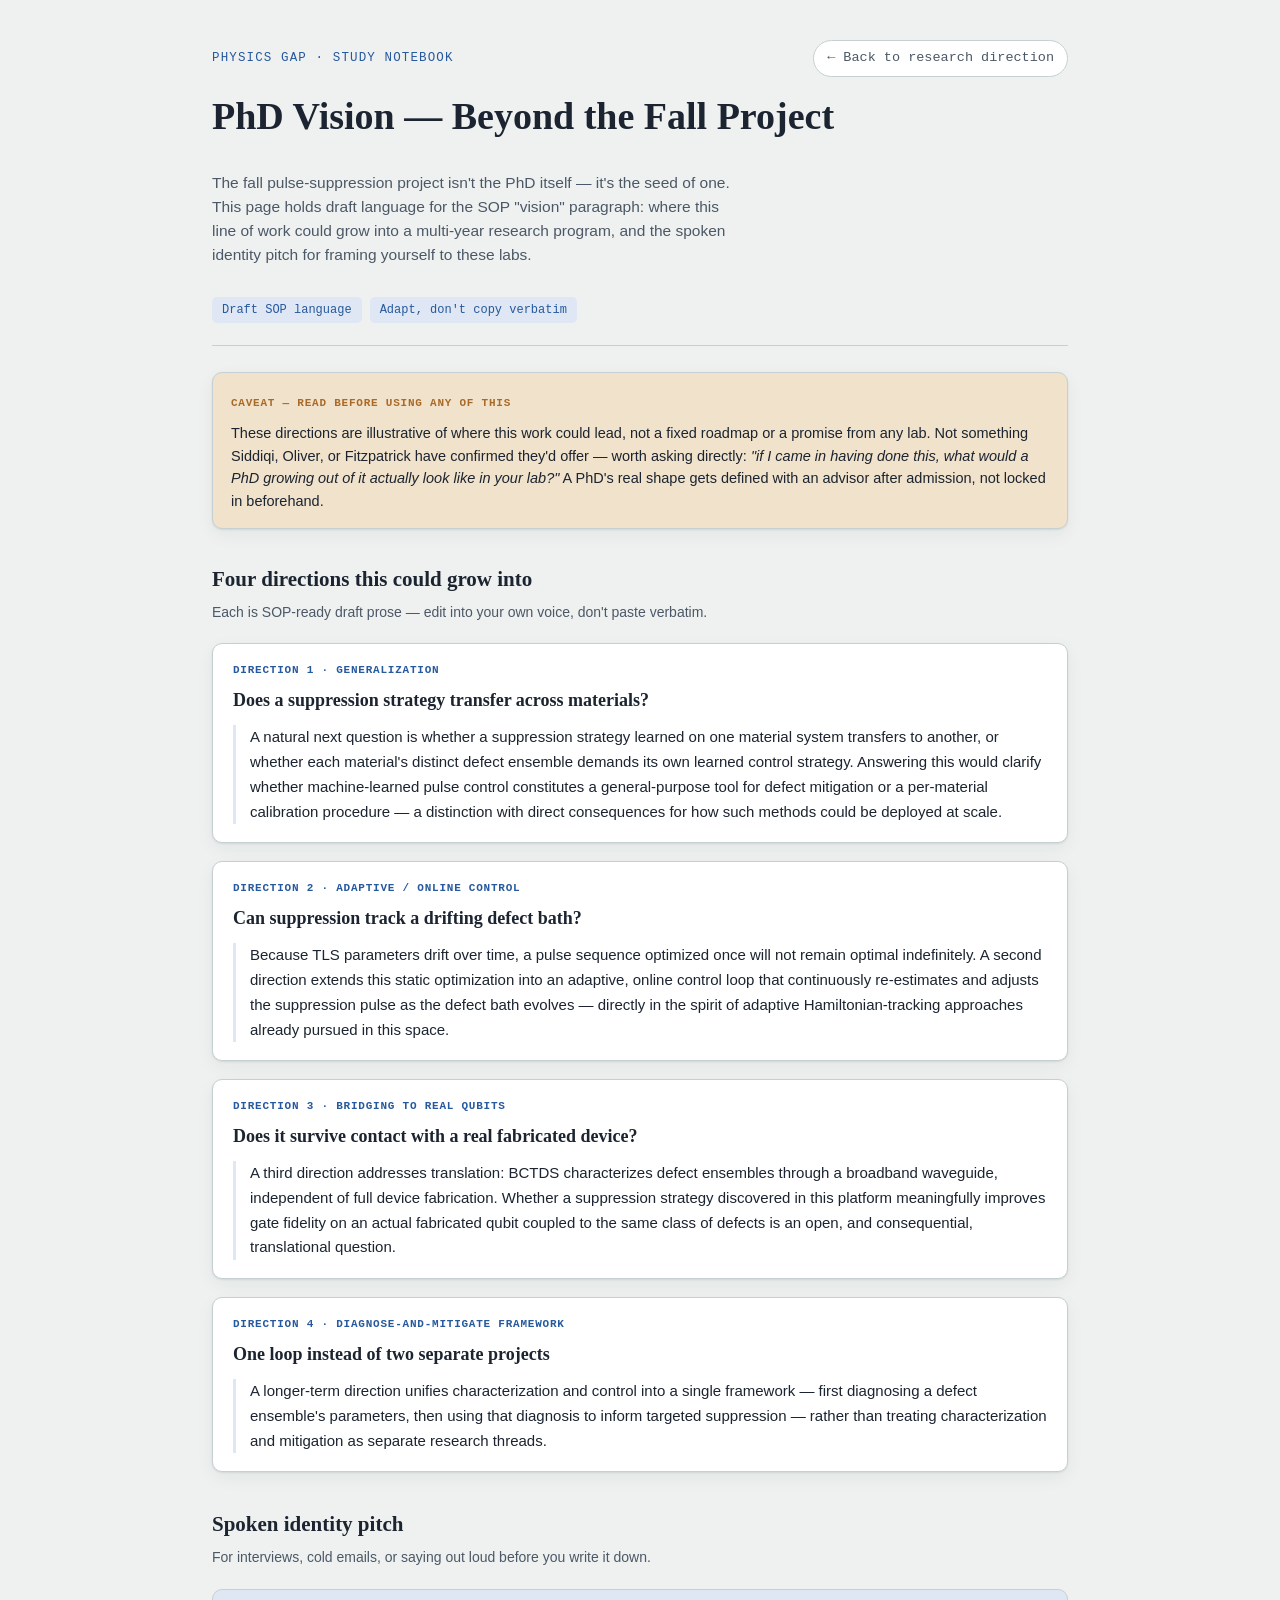
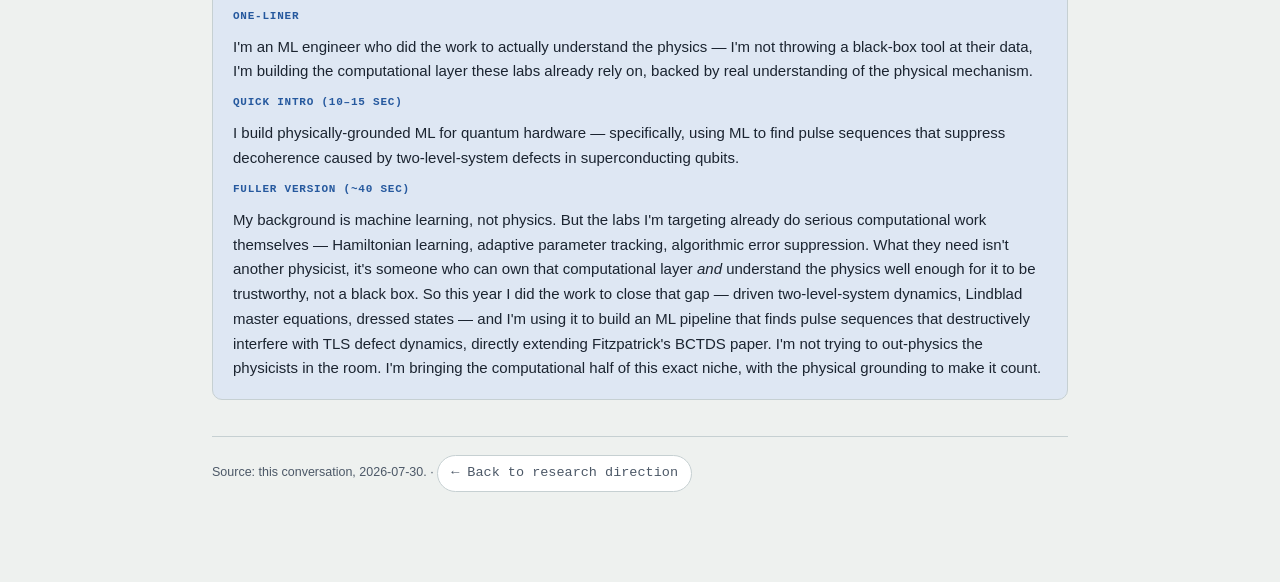
<file: phy/phd-vision.html>
<!DOCTYPE html>
<html lang="en">
<head>
<meta charset="UTF-8">
<meta name="viewport" content="width=device-width, initial-scale=1">
<meta name="robots" content="noindex, nofollow">
<title>PhD Vision — Beyond the Fall Project</title>
<link rel="stylesheet" href="css/style.css">
<style>
  .eyebrow-row { display: flex; align-items: center; justify-content: space-between; gap: 12px; flex-wrap: wrap; }
  .crosslink-back { font-size: 13.5px; color: var(--ink-soft); text-decoration: none; border-bottom: 1px solid var(--rule); white-space: nowrap; }
  .crosslink-back:hover { color: var(--accent); border-bottom-color: var(--accent); }

  .finding {
    background: var(--measured-soft); border: 1px solid var(--rule); border-radius: 10px;
    padding: 16px 18px; margin-bottom: 34px; box-shadow: var(--shadow);
  }
  .finding .tag { font-family: ui-monospace, monospace; font-size: 11px; letter-spacing: 0.07em; text-transform: uppercase; color: var(--measured); font-weight: 700; }
  .finding p { margin: 8px 0 0; font-size: 14.5px; }

  section.block { margin-bottom: 36px; }
  h2.block-title { font-family: "Iowan Old Style", "Palatino Linotype", Palatino, Georgia, serif; font-size: 21px; margin: 0 0 6px; font-weight: 600; }
  .block-note { color: var(--ink-soft); font-size: 14px; margin: 0 0 20px; max-width: 68ch; }

  .direction-card {
    background: var(--paper-raised); border: 1px solid var(--rule); border-radius: 10px;
    padding: 18px 20px; box-shadow: var(--shadow); margin-bottom: 18px;
  }
  .direction-card .dtag {
    font-family: ui-monospace, monospace; font-size: 11px; letter-spacing: 0.07em; text-transform: uppercase;
    color: var(--accent); font-weight: 700; display: block; margin-bottom: 8px;
  }
  .direction-card h3 { font-family: "Iowan Old Style", Palatino, Georgia, serif; font-size: 18px; margin: 0 0 10px; font-weight: 600; }
  .sop-text {
    font-size: 15px; line-height: 1.65; color: var(--ink); border-left: 3px solid var(--accent-soft);
    padding-left: 14px; margin: 0;
  }

  .pitch-box {
    background: var(--accent-soft); border: 1px solid var(--rule); border-radius: 10px;
    padding: 18px 20px; margin-bottom: 34px;
  }
  .pitch-box .ptag { font-family: ui-monospace, monospace; font-size: 11px; letter-spacing: 0.07em; text-transform: uppercase; color: var(--accent); font-weight: 700; display: block; margin-bottom: 10px; }
  .pitch-box p { font-size: 15px; line-height: 1.65; margin: 0 0 10px; }
  .pitch-box p:last-child { margin-bottom: 0; }

  footer.page-footer { border-top: 1px solid var(--rule); padding-top: 18px; font-size: 12.5px; color: var(--ink-soft); }
</style>
</head>
<body>

<div class="page">

  <header class="notebook-header">
    <div class="eyebrow-row">
      <span class="eyebrow">Physics gap · study notebook</span>
      <a class="crosslink-back" href="research-direction.html">&larr; Back to research direction</a>
    </div>
    <h1 class="title serif">PhD Vision — Beyond the Fall Project</h1>
    <p class="subtitle">The fall pulse-suppression project isn't the PhD itself &mdash; it's the
    seed of one. This page holds draft language for the SOP "vision" paragraph: where this line of
    work could grow into a multi-year research program, and the spoken identity pitch for framing
    yourself to these labs.</p>
    <div class="source-links">
      <span class="source-chip">Draft SOP language</span>
      <span class="source-chip">Adapt, don&#39;t copy verbatim</span>
    </div>
  </header>

  <div class="finding">
    <span class="tag">Caveat &mdash; read before using any of this</span>
    <p>These directions are illustrative of where this work could lead, not a fixed roadmap or a
    promise from any lab. Not something Siddiqi, Oliver, or Fitzpatrick have confirmed they'd
    offer &mdash; worth asking directly: <i>"if I came in having done this, what would a PhD
    growing out of it actually look like in your lab?"</i> A PhD's real shape gets defined with an
    advisor after admission, not locked in beforehand.</p>
  </div>

  <section class="block">
    <h2 class="block-title serif">Four directions this could grow into</h2>
    <p class="block-note">Each is SOP-ready draft prose &mdash; edit into your own voice, don't
    paste verbatim.</p>

    <div class="direction-card">
      <span class="dtag">Direction 1 &middot; Generalization</span>
      <h3>Does a suppression strategy transfer across materials?</h3>
      <p class="sop-text">A natural next question is whether a suppression strategy learned on
      one material system transfers to another, or whether each material's distinct defect
      ensemble demands its own learned control strategy. Answering this would clarify whether
      machine-learned pulse control constitutes a general-purpose tool for defect mitigation or a
      per-material calibration procedure &mdash; a distinction with direct consequences for how
      such methods could be deployed at scale.</p>
    </div>

    <div class="direction-card">
      <span class="dtag">Direction 2 &middot; Adaptive / online control</span>
      <h3>Can suppression track a drifting defect bath?</h3>
      <p class="sop-text">Because TLS parameters drift over time, a pulse sequence optimized once
      will not remain optimal indefinitely. A second direction extends this static optimization
      into an adaptive, online control loop that continuously re-estimates and adjusts the
      suppression pulse as the defect bath evolves &mdash; directly in the spirit of adaptive
      Hamiltonian-tracking approaches already pursued in this space.</p>
    </div>

    <div class="direction-card">
      <span class="dtag">Direction 3 &middot; Bridging to real qubits</span>
      <h3>Does it survive contact with a real fabricated device?</h3>
      <p class="sop-text">A third direction addresses translation: BCTDS characterizes defect
      ensembles through a broadband waveguide, independent of full device fabrication. Whether a
      suppression strategy discovered in this platform meaningfully improves gate fidelity on an
      actual fabricated qubit coupled to the same class of defects is an open, and consequential,
      translational question.</p>
    </div>

    <div class="direction-card">
      <span class="dtag">Direction 4 &middot; Diagnose-and-mitigate framework</span>
      <h3>One loop instead of two separate projects</h3>
      <p class="sop-text">A longer-term direction unifies characterization and control into a
      single framework &mdash; first diagnosing a defect ensemble's parameters, then using that
      diagnosis to inform targeted suppression &mdash; rather than treating characterization and
      mitigation as separate research threads.</p>
    </div>
  </section>

  <section class="block">
    <h2 class="block-title serif">Spoken identity pitch</h2>
    <p class="block-note">For interviews, cold emails, or saying out loud before you write it down.</p>

    <div class="pitch-box">
      <span class="ptag">One-liner</span>
      <p>I'm an ML engineer who did the work to actually understand the physics &mdash; I'm not
      throwing a black-box tool at their data, I'm building the computational layer these labs
      already rely on, backed by real understanding of the physical mechanism.</p>

      <span class="ptag">Quick intro (10&ndash;15 sec)</span>
      <p>I build physically-grounded ML for quantum hardware &mdash; specifically, using ML to
      find pulse sequences that suppress decoherence caused by two-level-system defects in
      superconducting qubits.</p>

      <span class="ptag">Fuller version (~40 sec)</span>
      <p>My background is machine learning, not physics. But the labs I'm targeting already do
      serious computational work themselves &mdash; Hamiltonian learning, adaptive parameter
      tracking, algorithmic error suppression. What they need isn't another physicist, it's
      someone who can own that computational layer <i>and</i> understand the physics well enough
      for it to be trustworthy, not a black box. So this year I did the work to close that gap
      &mdash; driven two-level-system dynamics, Lindblad master equations, dressed states &mdash;
      and I'm using it to build an ML pipeline that finds pulse sequences that destructively
      interfere with TLS defect dynamics, directly extending Fitzpatrick's BCTDS paper. I'm not
      trying to out-physics the physicists in the room. I'm bringing the computational half of
      this exact niche, with the physical grounding to make it count.</p>
    </div>
  </section>

  <footer class="page-footer">
    Source: this conversation, 2026-07-30. &middot;
    <a class="crosslink-back" href="research-direction.html">&larr; Back to research direction</a>
  </footer>

</div>
</body>
</html>
</file>
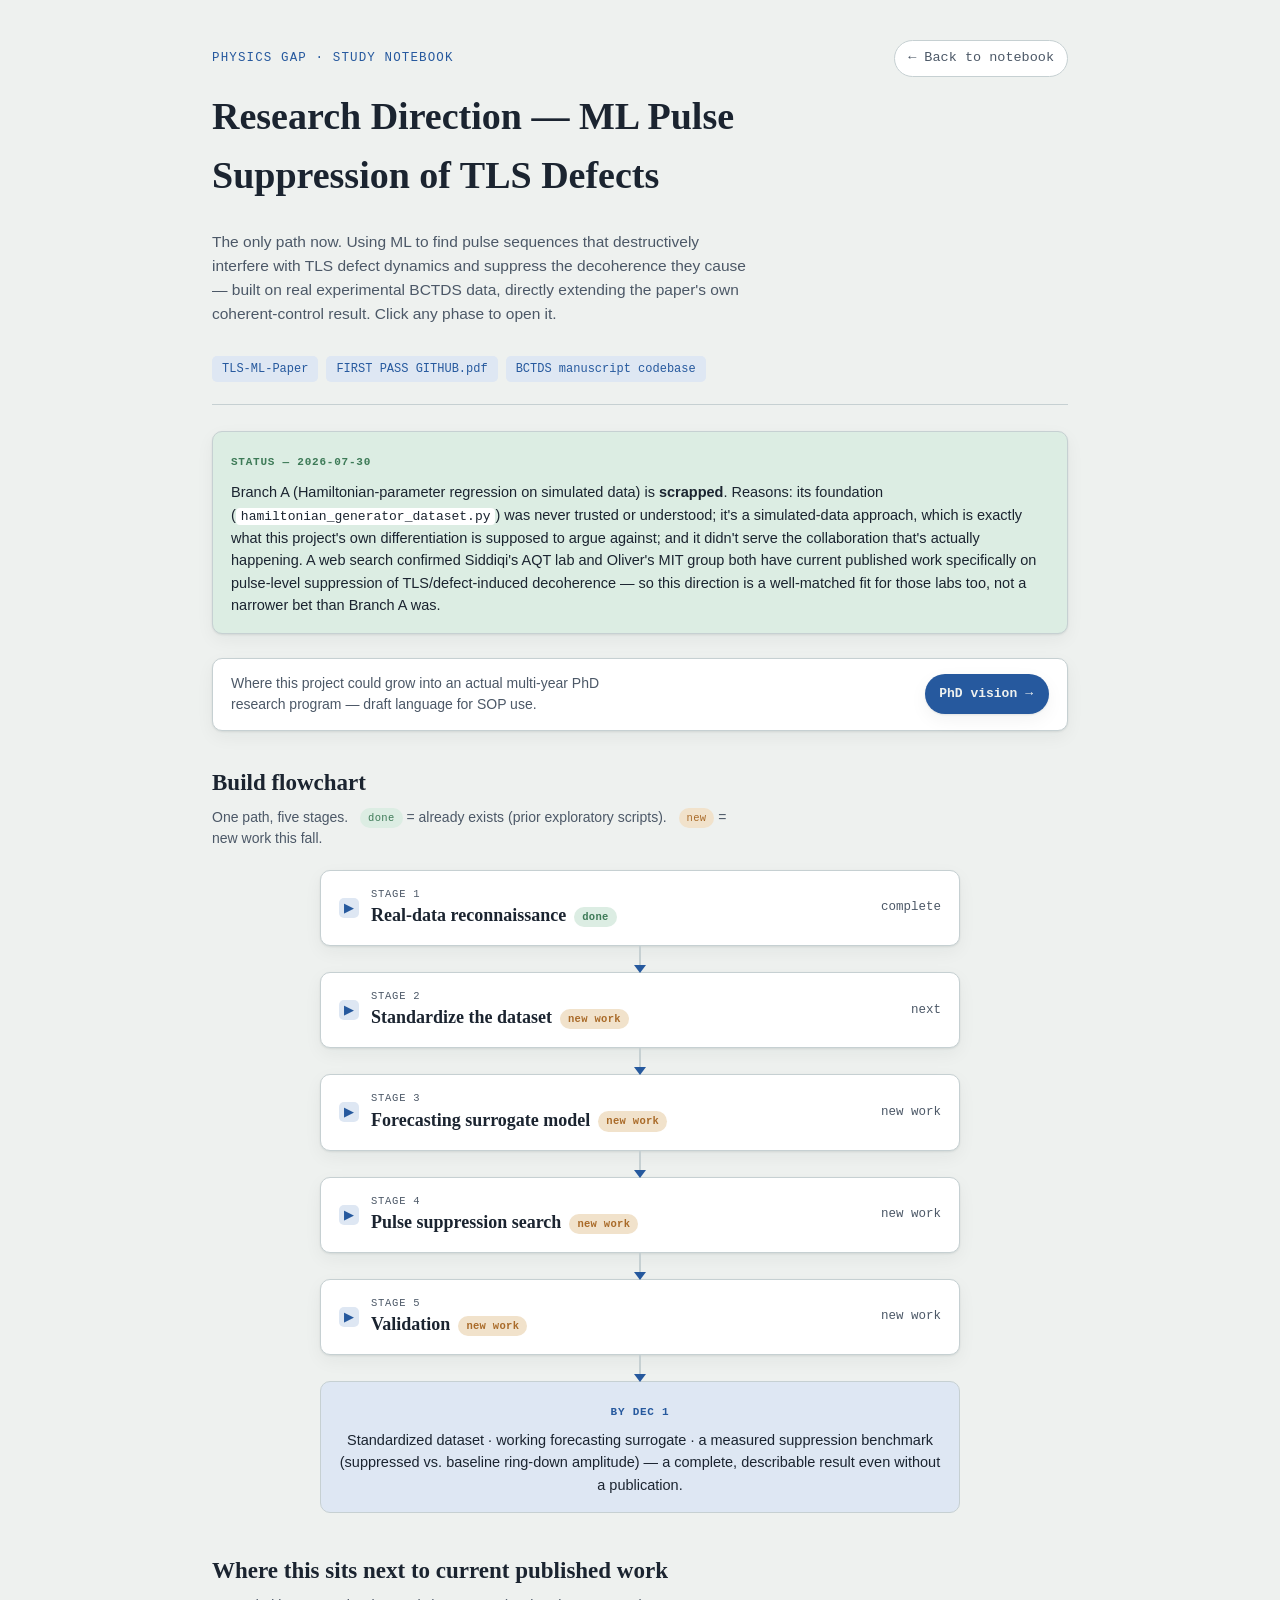
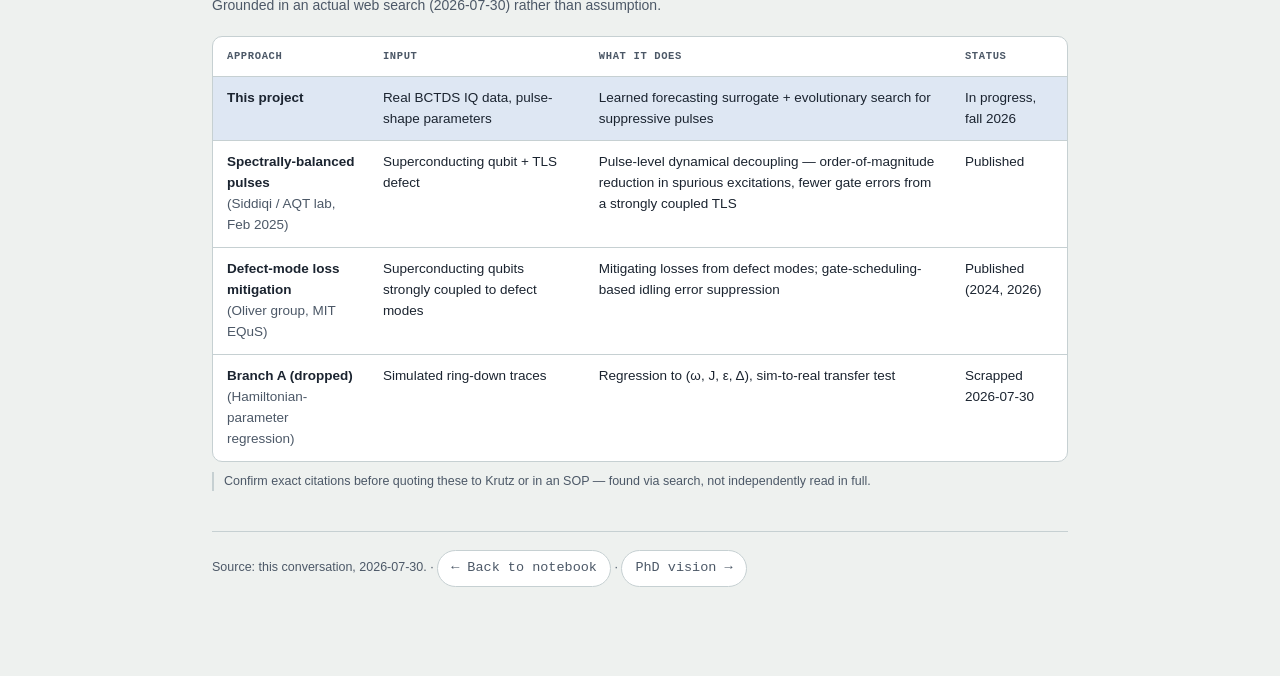
<file: phy/research-direction.html>
<!DOCTYPE html>
<html lang="en">
<head>
<meta charset="UTF-8">
<meta name="viewport" content="width=device-width, initial-scale=1">
<meta name="robots" content="noindex, nofollow">
<title>Research Direction — ML Pulse Suppression of TLS Defects</title>
<link rel="stylesheet" href="css/style.css">
<style>
  /* ---------- page-specific additions (not in shared style.css) ---------- */
  .eyebrow-row { display: flex; align-items: center; justify-content: space-between; gap: 12px; flex-wrap: wrap; }
  .crosslink-back { font-size: 13.5px; color: var(--ink-soft); text-decoration: none; border-bottom: 1px solid var(--rule); white-space: nowrap; }
  .crosslink-back:hover { color: var(--accent); border-bottom-color: var(--accent); }

  .finding {
    background: var(--good-soft); border: 1px solid var(--rule); border-radius: 10px;
    padding: 16px 18px; margin-bottom: 24px; box-shadow: var(--shadow);
  }
  .finding .tag { font-family: ui-monospace, monospace; font-size: 11px; letter-spacing: 0.07em; text-transform: uppercase; color: var(--good); font-weight: 700; }
  .finding p { margin: 8px 0 0; font-size: 14.5px; }
  .finding code { font-family: ui-monospace, monospace; background: var(--paper-raised); padding: 1px 5px; border-radius: 4px; font-size: 13px; }

  .vision-cta {
    display: flex; align-items: center; justify-content: space-between; gap: 14px; flex-wrap: wrap;
    background: var(--paper-raised); border: 1px solid var(--rule); border-radius: 10px;
    padding: 14px 18px; margin-bottom: 34px; box-shadow: var(--shadow);
  }
  .vision-cta p { margin: 0; font-size: 14px; color: var(--ink-soft); max-width: 48ch; }
  .vision-cta a.btn {
    display: inline-flex; align-items: center; gap: 8px; flex: none;
    font-family: ui-monospace, monospace; font-size: 13px; font-weight: 600;
    color: var(--paper); background: var(--accent); text-decoration: none;
    padding: 10px 16px 10px 14px; border-radius: 999px; box-shadow: var(--shadow);
    transition: transform 0.12s ease, box-shadow 0.12s ease;
  }
  .vision-cta a.btn:hover { transform: translateY(-1px); box-shadow: 0 2px 6px rgba(20,30,35,0.18), 0 12px 24px rgba(20,30,35,0.14); }
  .vision-cta a.btn .arrow { display: inline-block; transition: transform 0.15s ease; }
  .vision-cta a.btn:hover .arrow { transform: translateX(3px); }

  section.block { margin-bottom: 40px; }
  h2.block-title { font-family: "Iowan Old Style", "Palatino Linotype", Palatino, Georgia, serif; font-size: 23px; margin: 0 0 6px; font-weight: 600; }
  .block-note { color: var(--ink-soft); font-size: 14px; margin: 0 0 20px; max-width: 68ch; }

  /* ---------- flowchart (single line, no fork — one path now) ---------- */
  .flow { display: flex; flex-direction: column; align-items: center; }
  .flow-arrow-v { width: 2px; height: 26px; background: var(--rule); position: relative; }
  .flow-arrow-v::after {
    content: ""; position: absolute; left: 50%; bottom: -1px; transform: translateX(-50%);
    border-left: 6px solid transparent; border-right: 6px solid transparent; border-top: 8px solid var(--accent);
  }

  details.phase-card {
    background: var(--paper-raised); border: 1px solid var(--rule); border-radius: 10px;
    box-shadow: var(--shadow); width: 100%; max-width: 640px; margin: 0 auto;
  }
  details.phase-card[open] { border-color: var(--accent); box-shadow: 0 0 0 3px var(--accent-soft), var(--shadow); }
  summary.phase-summary {
    list-style: none; cursor: pointer; padding: 15px 18px; display: flex; align-items: center; gap: 12px;
  }
  summary.phase-summary::-webkit-details-marker { display: none; }
  summary.phase-summary .chev {
    flex: none; width: 20px; height: 20px; border-radius: 5px; background: var(--accent-soft); color: var(--accent);
    display: flex; align-items: center; justify-content: center; font-size: 13px; transition: transform 0.15s ease;
  }
  details[open] summary.phase-summary .chev { transform: rotate(90deg); }
  summary.phase-summary .ptag {
    font-family: ui-monospace, monospace; font-size: 10.5px; letter-spacing: 0.07em; text-transform: uppercase;
    color: var(--ink-soft); display: block;
  }
  summary.phase-summary .ptitle { font-family: "Iowan Old Style", Palatino, Georgia, serif; font-size: 18px; font-weight: 600; }
  summary.phase-summary .pweeks { margin-left: auto; font-size: 12.5px; color: var(--ink-soft); font-family: ui-monospace, monospace; white-space: nowrap; }
  .status-chip {
    display: inline-block; font-family: ui-monospace, monospace; font-size: 10.5px; letter-spacing: 0.03em;
    padding: 2px 8px; border-radius: 999px; margin-left: 8px; vertical-align: middle;
  }
  .status-chip.done { background: var(--good-soft); color: var(--good); }
  .status-chip.new { background: var(--measured-soft); color: var(--measured); }
  .status-chip.dropped { background: var(--rule); color: var(--ink-soft); }

  .phase-body { padding: 2px 18px 18px 50px; font-size: 14.5px; }
  .phase-body h4 { font-size: 12px; letter-spacing: 0.06em; text-transform: uppercase; color: var(--ink-soft); margin: 14px 0 6px; font-family: ui-monospace, monospace; }
  .phase-body h4:first-child { margin-top: 0; }
  .phase-body p { margin: 0 0 8px; }
  .phase-body ul { margin: 0; padding-left: 18px; }
  .phase-body li { margin-bottom: 5px; }
  .phase-body code { font-family: ui-monospace, monospace; background: var(--paper); padding: 1px 5px; border-radius: 4px; font-size: 12.5px; }

  .outcome-box {
    background: var(--accent-soft); border: 1px solid var(--rule); border-radius: 10px;
    padding: 16px 18px; width: 100%; max-width: 640px; margin: 0 auto; text-align: center;
  }
  .outcome-box .tag { font-family: ui-monospace, monospace; font-size: 11px; letter-spacing: 0.07em; text-transform: uppercase; color: var(--accent); font-weight: 700; }
  .outcome-box p { margin: 6px 0 0; font-size: 14.5px; }

  /* ---------- comparison table ---------- */
  .table-scroll { overflow-x: auto; border: 1px solid var(--rule); border-radius: 10px; background: var(--paper-raised); }
  table.cmp { border-collapse: collapse; width: 100%; min-width: 620px; font-size: 13.5px; }
  table.cmp th, table.cmp td { text-align: left; padding: 11px 14px; border-bottom: 1px solid var(--rule); vertical-align: top; }
  table.cmp thead th { font-family: ui-monospace, monospace; font-size: 10.5px; letter-spacing: 0.06em; text-transform: uppercase; color: var(--ink-soft); }
  table.cmp tbody tr:last-child td { border-bottom: none; }
  table.cmp td.who { font-weight: 600; }
  table.cmp tr.ours td { background: var(--accent-soft); }
  .caveat { margin-top: 10px; font-size: 12.5px; color: var(--ink-soft); border-left: 2px solid var(--rule); padding-left: 10px; }

  footer.page-footer { border-top: 1px solid var(--rule); padding-top: 18px; font-size: 12.5px; color: var(--ink-soft); }
</style>
</head>
<body>

<div class="page">

  <header class="notebook-header">
    <div class="eyebrow-row">
      <span class="eyebrow">Physics gap · study notebook</span>
      <a class="crosslink-back" href="index.html">&larr; Back to notebook</a>
    </div>
    <h1 class="title serif">Research Direction — ML Pulse Suppression of TLS Defects</h1>
    <p class="subtitle">The only path now. Using ML to find pulse sequences that destructively
    interfere with TLS defect dynamics and suppress the decoherence they cause — built on real
    experimental BCTDS data, directly extending the paper's own coherent-control result. Click any
    phase to open it.</p>
    <div class="source-links">
      <span class="source-chip">TLS-ML-Paper</span>
      <span class="source-chip">FIRST PASS GITHUB.pdf</span>
      <span class="source-chip">BCTDS manuscript codebase</span>
    </div>
  </header>

  <div class="finding">
    <span class="tag">Status — 2026-07-30</span>
    <p>Branch A (Hamiltonian-parameter regression on simulated data) is <b>scrapped</b>. Reasons:
    its foundation (<code>hamiltonian_generator_dataset.py</code>) was never trusted or understood;
    it's a simulated-data approach, which is exactly what this project's own differentiation is
    supposed to argue against; and it didn't serve the collaboration that's actually happening. A
    web search confirmed Siddiqi's AQT lab and Oliver's MIT group both have current published work
    specifically on pulse-level suppression of TLS/defect-induced decoherence — so this direction is
    a well-matched fit for those labs too, not a narrower bet than Branch A was.</p>
  </div>

  <div class="vision-cta">
    <p>Where this project could grow into an actual multi-year PhD research program — draft
    language for SOP use.</p>
    <a class="btn" href="phd-vision.html">PhD vision <span class="arrow">&rarr;</span></a>
  </div>

  <section class="block">
    <h2 class="block-title serif">Build flowchart</h2>
    <p class="block-note">One path, five stages. <span class="status-chip done">done</span> =
    already exists (prior exploratory scripts). <span class="status-chip new">new</span> =
    new work this fall.</p>

    <div class="flow">

      <details class="phase-card">
        <summary class="phase-summary">
          <span class="chev">&#9654;</span>
          <span>
            <span class="ptag">STAGE 1</span>
            <span class="ptitle">Real-data reconnaissance<span class="status-chip done">done</span></span>
          </span>
          <span class="pweeks">complete</span>
        </summary>
        <div class="phase-body">
          <h4>What it is</h4>
          <p><code>First_Pass.py</code> / <code>Second_Pass.py</code> / <code>Third_Pass.py</code>
          — PCA/clustering on phase-FFT slices, IsolationForest anomaly detection across 42
          pulse-width conditions, and an MLP testing whether near-future signal is predictable at
          all (checked against a shuffled-target control and a mean baseline).</p>
          <h4>Why it matters</h4>
          <p>Confirms the real experimental data has genuine, non-random structure worth building
          on — not proof of suppression yet, but the reconnaissance that justifies investing in the
          next four stages instead of guessing blind.</p>
          <h4>Caveat</h4>
          <p>Small-N (~42 conditions) makes the R&sup2; numbers fragile — treat as "there is
          structure here," not as a finished result to quote directly.</p>
        </div>
      </details>

      <div class="flow-arrow-v"></div>

      <details class="phase-card">
        <summary class="phase-summary">
          <span class="chev">&#9654;</span>
          <span>
            <span class="ptag">STAGE 2</span>
            <span class="ptitle">Standardize the dataset<span class="status-chip new">new work</span></span>
          </span>
          <span class="pweeks">next</span>
        </summary>
        <div class="phase-body">
          <h4>What it is</h4>
          <p>Reconstruct the raw-measurement &rarr; IQ-matrix &rarr; FFT-feature &rarr; figure
          pipeline from Fitzpatrick's manuscript codebase, then standardize it into a clean, reusable
          dataset: <code>raw_iq_timeseries/</code>, <code>processed_iq_matrices/</code>,
          <code>fft_phase_spectra/</code>, <code>fft_amplitude_spectra/</code>,
          <code>simulation_data/</code>, <code>metadata/</code> (temperature, pulse duration/
          amplitude/phase, spacing, drive frequency, material, timestamp).</p>
          <h4>Why it matters</h4>
          <p>Turns a figure-generation repo into an actual ML-ready dataset &mdash; this is the
          "more data to train/compare against" step. Every later stage depends on this being done
          properly, once, rather than re-derived ad hoc each time.</p>
        </div>
      </details>

      <div class="flow-arrow-v"></div>

      <details class="phase-card">
        <summary class="phase-summary">
          <span class="chev">&#9654;</span>
          <span>
            <span class="ptag">STAGE 3</span>
            <span class="ptitle">Forecasting surrogate model<span class="status-chip new">new work</span></span>
          </span>
          <span class="pweeks">new work</span>
        </summary>
        <div class="phase-body">
          <h4>What it is</h4>
          <p>A model that predicts future ring-down / spectral response given pulse parameters
          (amplitude, phase, duration, inter-pulse spacing) &mdash; "TLS Ensemble Dynamics
          Forecasting." Fast enough to evaluate thousands of candidate pulses cheaply, unlike
          running a full physics simulation per candidate.</p>
          <h4>Why it matters</h4>
          <p>This directly fixes the original plan's stated weakness of a pulse-suppression search
          (too expensive to run a full simulation per candidate pulse) &mdash; train the surrogate
          once, then search against it cheaply.</p>
        </div>
      </details>

      <div class="flow-arrow-v"></div>

      <details class="phase-card">
        <summary class="phase-summary">
          <span class="chev">&#9654;</span>
          <span>
            <span class="ptag">STAGE 4</span>
            <span class="ptitle">Pulse suppression search<span class="status-chip new">new work</span></span>
          </span>
          <span class="pweeks">new work</span>
        </summary>
        <div class="phase-body">
          <h4>What it is</h4>
          <p>Evolutionary / gradient-free search over the pulse-shape space (amplitude, phase,
          duration, spacing), using the Stage 3 surrogate as the fitness function, looking for
          pulses that create destructive interference in the TLS ring-down response &mdash;
          suppressing the decoherence the defects cause.</p>
          <h4>Why it matters</h4>
          <p>This is the actual deliverable: directly extends the BCTDS paper's own demonstrated
          amplitude/phase/spacing coherent-control result, automating and optimizing what the paper
          did by manual sweep.</p>
        </div>
      </details>

      <div class="flow-arrow-v"></div>

      <details class="phase-card">
        <summary class="phase-summary">
          <span class="chev">&#9654;</span>
          <span>
            <span class="ptag">STAGE 5</span>
            <span class="ptitle">Validation<span class="status-chip new">new work</span></span>
          </span>
          <span class="pweeks">new work</span>
        </summary>
        <div class="phase-body">
          <h4>What it is</h4>
          <p>Compare the best-found suppression pulse against a no-suppression baseline &mdash;
          on real data / the surrogate first; hardware validation on Fitzpatrick's actual BCTDS
          setup is a stretch goal beyond fall scope.</p>
        </div>
      </details>

      <div class="flow-arrow-v"></div>

      <div class="outcome-box">
        <span class="tag">By Dec 1</span>
        <p>Standardized dataset &middot; working forecasting surrogate &middot; a measured
        suppression benchmark (suppressed vs. baseline ring-down amplitude) &mdash; a complete,
        describable result even without a publication.</p>
      </div>

    </div>
  </section>

  <section class="block">
    <h2 class="block-title serif">Where this sits next to current published work</h2>
    <p class="block-note">Grounded in an actual web search (2026-07-30) rather than assumption.</p>
    <div class="table-scroll">
      <table class="cmp">
        <thead>
          <tr><th>Approach</th><th>Input</th><th>What it does</th><th>Status</th></tr>
        </thead>
        <tbody>
          <tr class="ours">
            <td class="who">This project</td>
            <td>Real BCTDS IQ data, pulse-shape parameters</td>
            <td>Learned forecasting surrogate + evolutionary search for suppressive pulses</td>
            <td>In progress, fall 2026</td>
          </tr>
          <tr>
            <td class="who">Spectrally-balanced pulses<br><span style="font-weight:400;color:var(--ink-soft)">(Siddiqi / AQT lab, Feb 2025)</span></td>
            <td>Superconducting qubit + TLS defect</td>
            <td>Pulse-level dynamical decoupling &mdash; order-of-magnitude reduction in spurious excitations, fewer gate errors from a strongly coupled TLS</td>
            <td>Published</td>
          </tr>
          <tr>
            <td class="who">Defect-mode loss mitigation<br><span style="font-weight:400;color:var(--ink-soft)">(Oliver group, MIT EQuS)</span></td>
            <td>Superconducting qubits strongly coupled to defect modes</td>
            <td>Mitigating losses from defect modes; gate-scheduling-based idling error suppression</td>
            <td>Published (2024, 2026)</td>
          </tr>
          <tr>
            <td class="who">Branch A (dropped)<br><span style="font-weight:400;color:var(--ink-soft)">(Hamiltonian-parameter regression)</span></td>
            <td>Simulated ring-down traces</td>
            <td>Regression to (&omega;, J, &epsilon;, &Delta;), sim-to-real transfer test</td>
            <td>Scrapped 2026-07-30</td>
          </tr>
        </tbody>
      </table>
    </div>
    <p class="caveat">Confirm exact citations before quoting these to Krutz or in an SOP &mdash;
    found via search, not independently read in full.</p>
  </section>

  <footer class="page-footer">
    Source: this conversation, 2026-07-30. &middot;
    <a class="crosslink-back" href="index.html">&larr; Back to notebook</a> &middot;
    <a class="crosslink-back" href="phd-vision.html">PhD vision &rarr;</a>
  </footer>

</div>
</body>
</html>
</file>
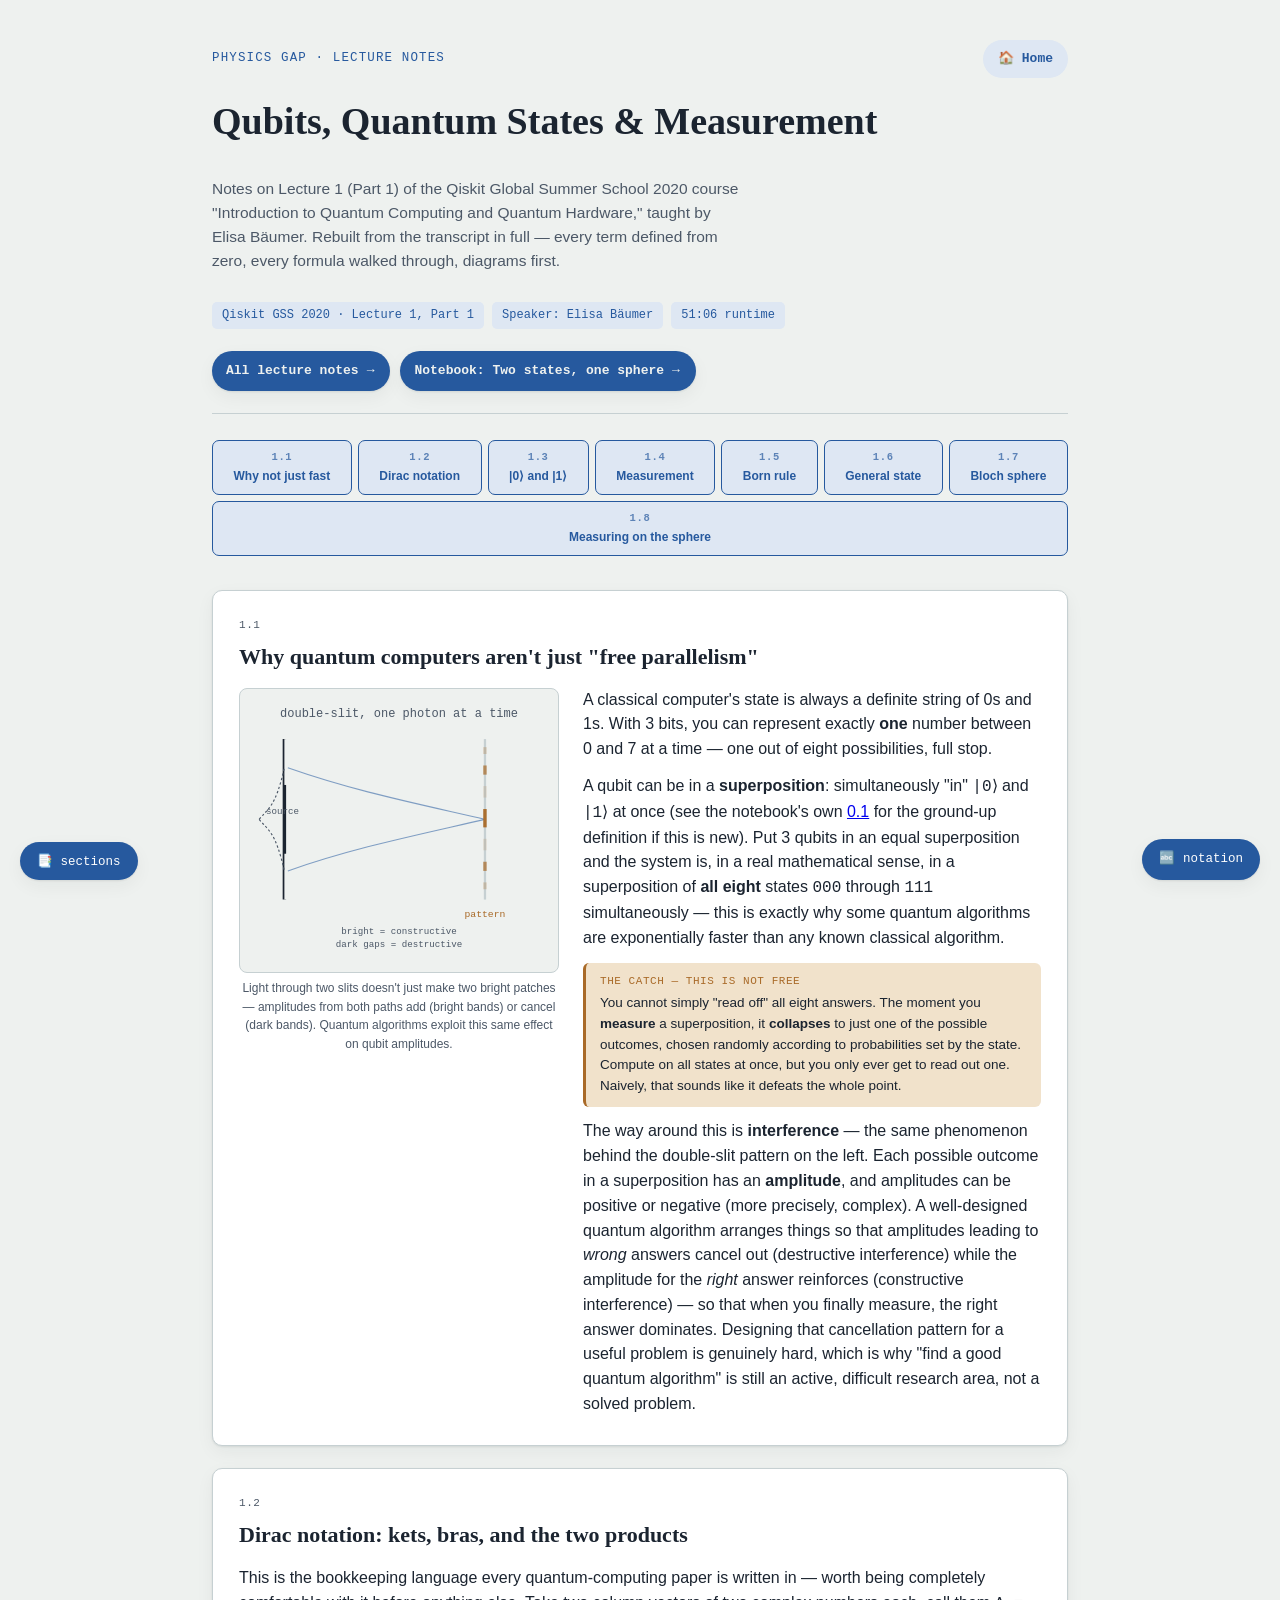
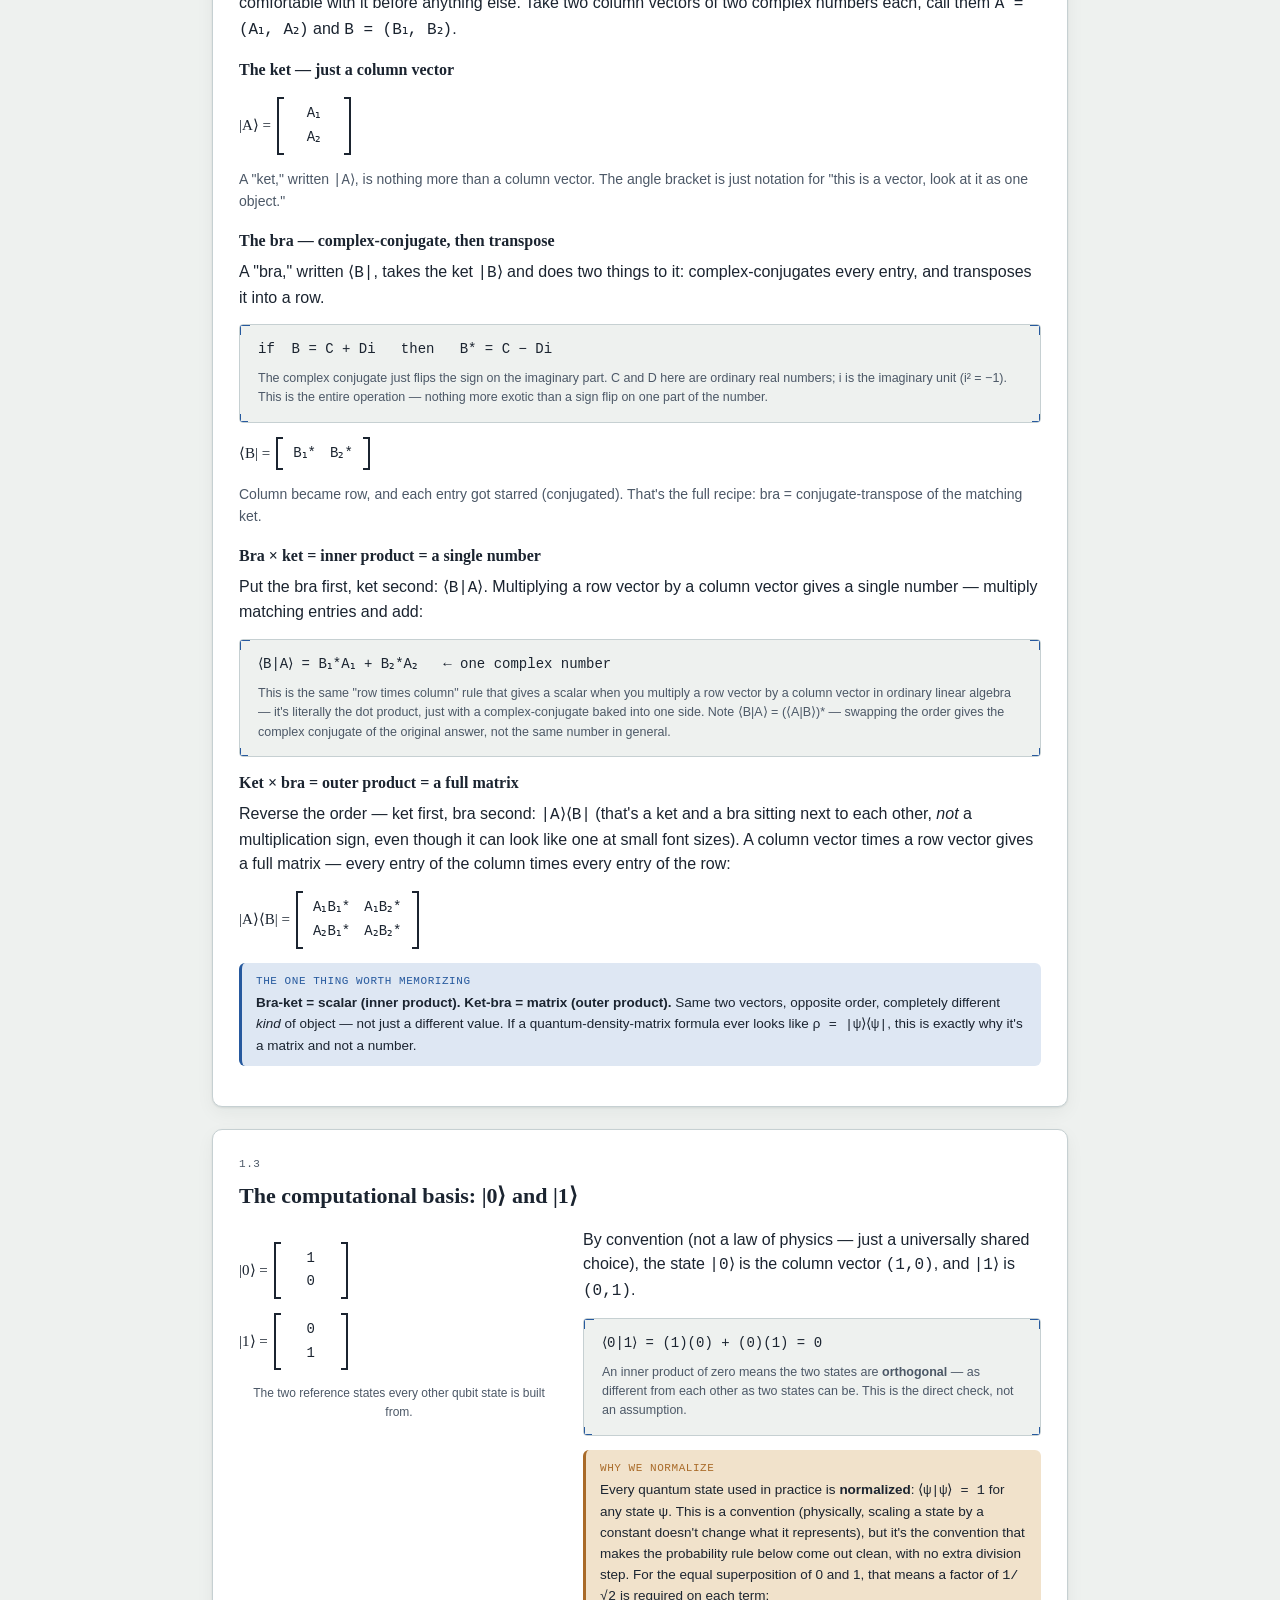
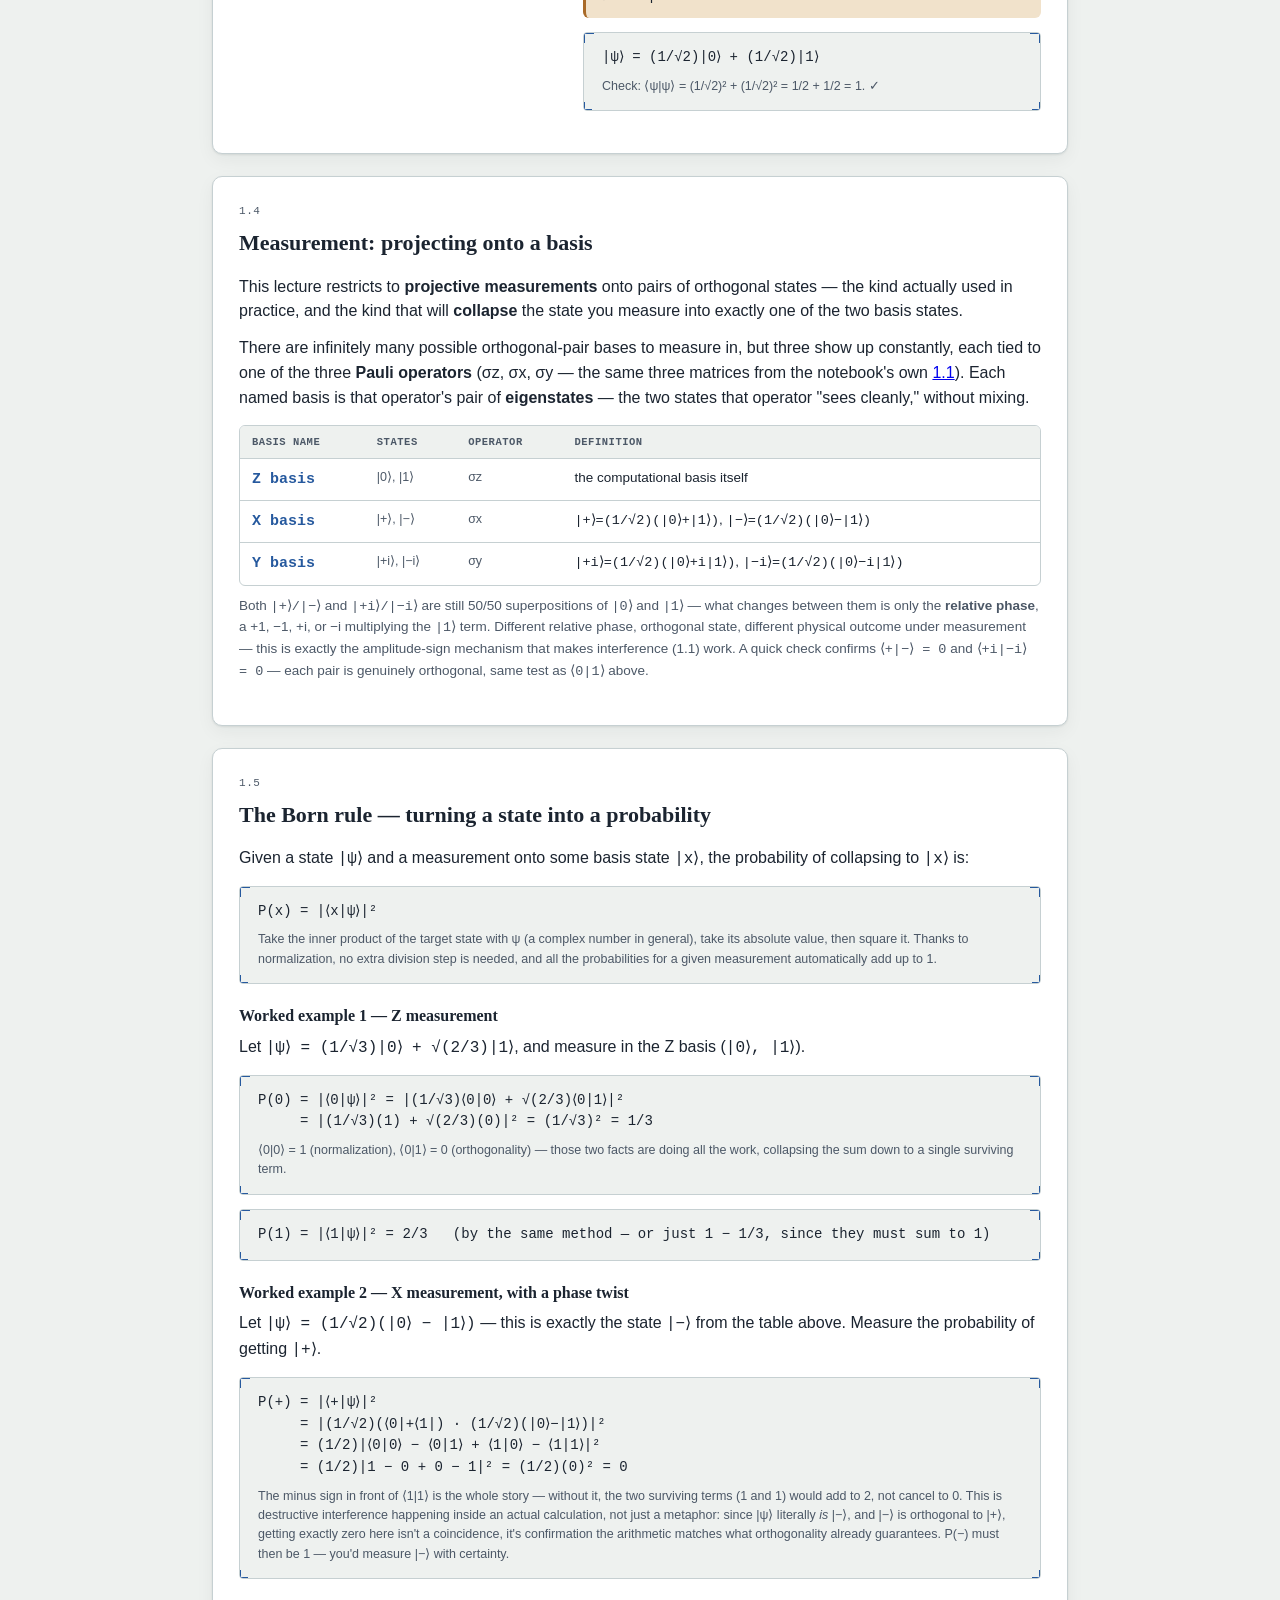
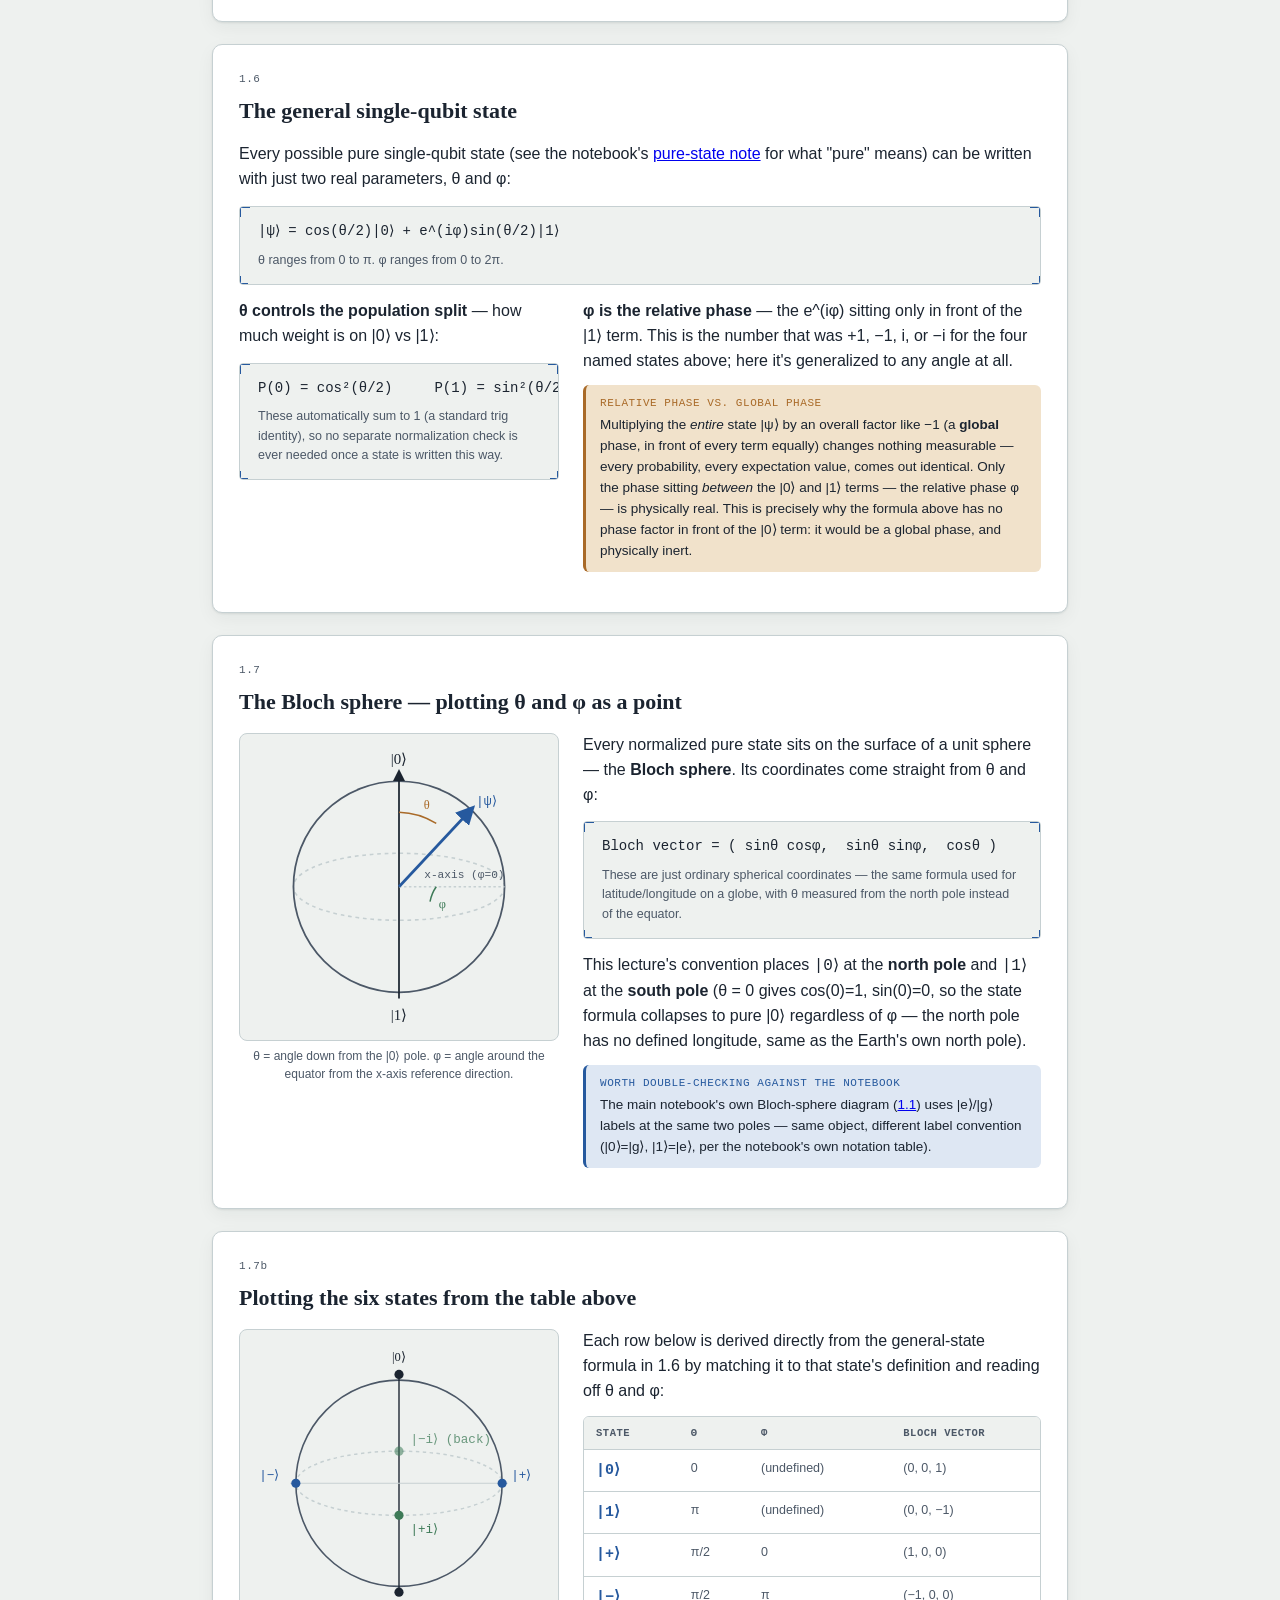
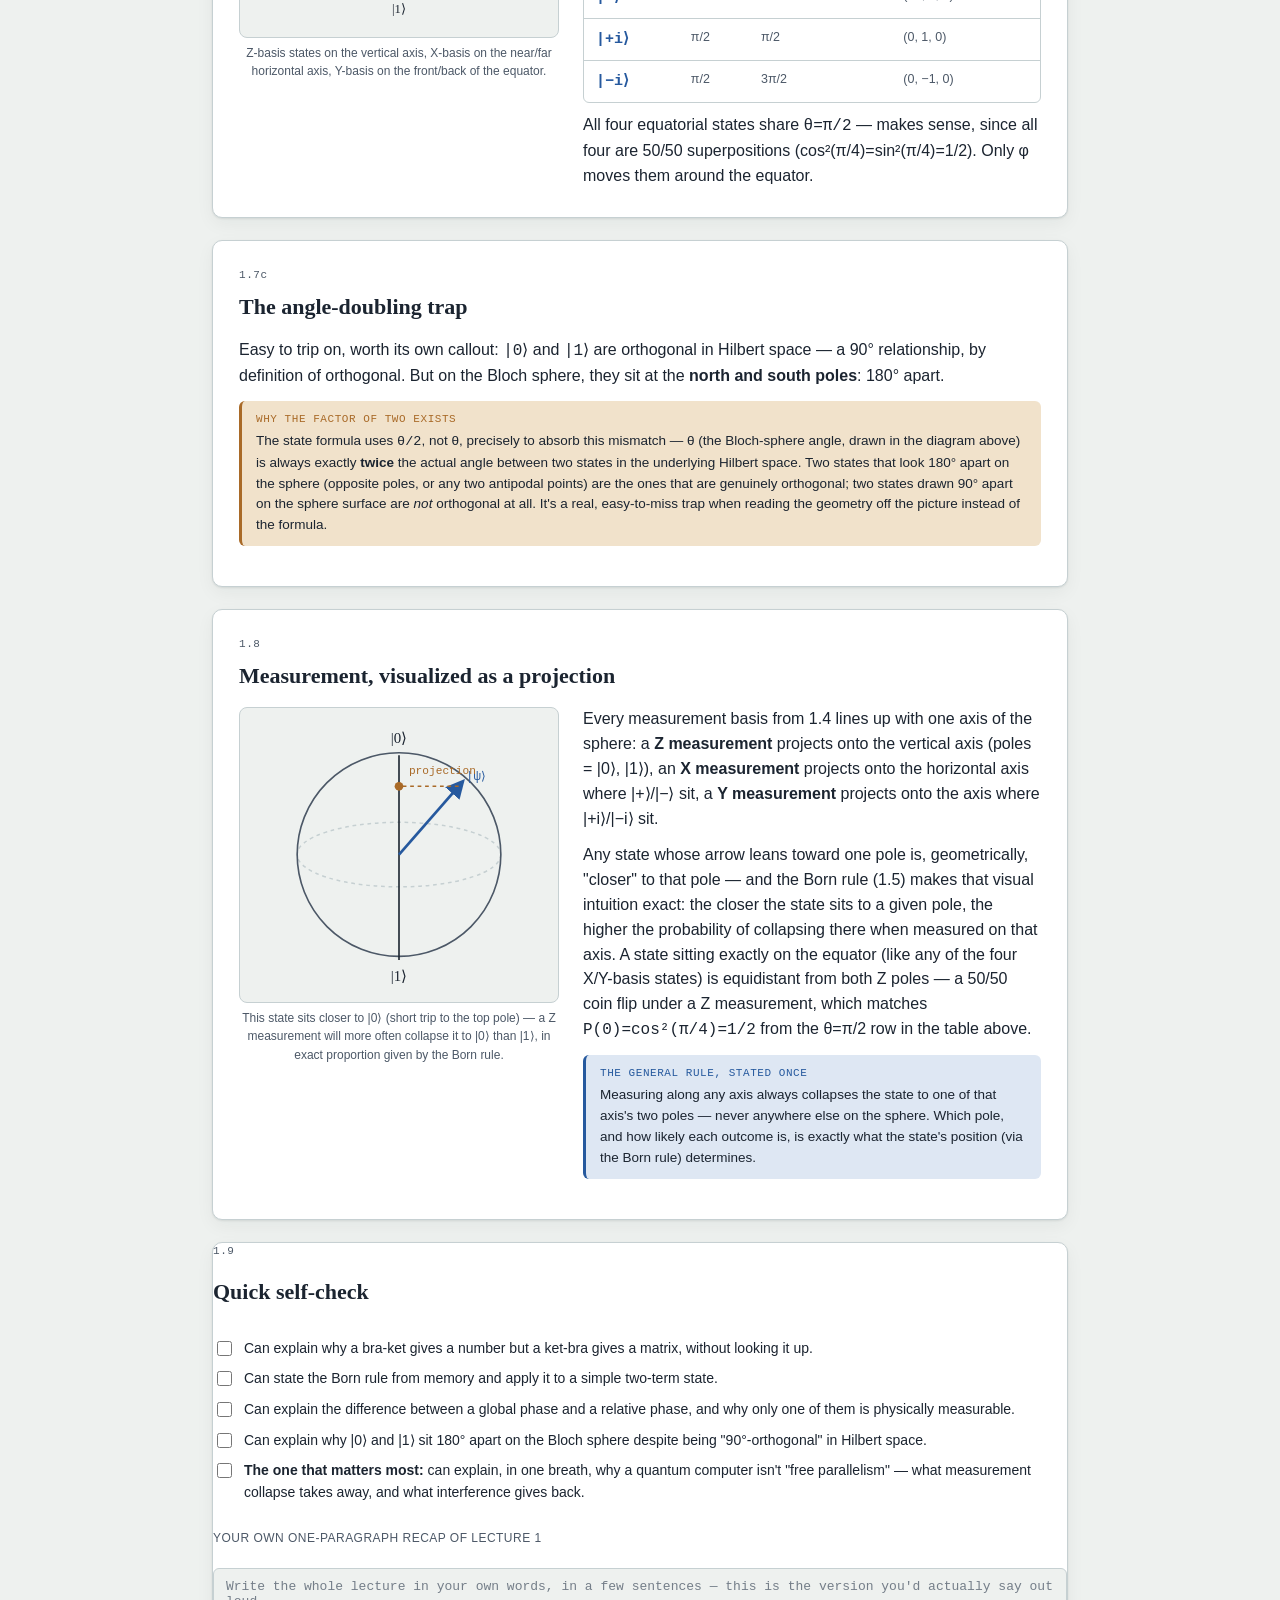
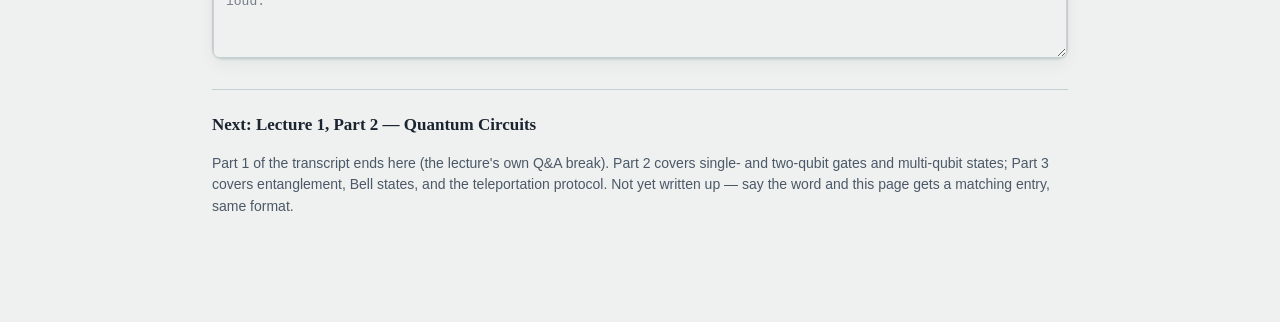
<file: phy/lectures/qiskit-01-qubits-states-measurement.html>
<!DOCTYPE html>
<html lang="en">
<head>
<meta charset="UTF-8">
<meta name="viewport" content="width=device-width, initial-scale=1">
<meta name="robots" content="noindex, nofollow">
<title>Lecture 1 — Qubits, States &amp; Measurement — Physics Notebook</title>
<link rel="stylesheet" href="../css/style.css">
</head>
<body>

<div class="page">

  <header class="notebook-header">
    <div class="nav-row">
      <span class="eyebrow">Physics gap · lecture notes</span>
      <a class="home-btn" href="../index.html">🏠 Home</a>
    </div>
    <h1 class="title serif">Qubits, Quantum States &amp; Measurement</h1>
    <p class="subtitle">Notes on Lecture 1 (Part 1) of the Qiskit Global Summer School 2020 course
    "Introduction to Quantum Computing and Quantum Hardware," taught by Elisa Bäumer. Rebuilt from the
    transcript in full — every term defined from zero, every formula walked through, diagrams first.</p>
    <div class="source-links">
      <span class="source-chip">Qiskit GSS 2020 · Lecture 1, Part 1</span>
      <span class="source-chip">Speaker: Elisa Bäumer</span>
      <span class="source-chip">51:06 runtime</span>
    </div>
    <div class="crosslink-row" style="display:flex; gap:10px; flex-wrap:wrap; margin-top:6px;">
      <div class="crosslink"><a href="index.html">All lecture notes <span class="arrow">&rarr;</span></a></div>
      <div class="crosslink"><a href="../index.html#sec-hilbert">Notebook: Two states, one sphere <span class="arrow">&rarr;</span></a></div>
    </div>
  </header>

  <nav class="phase-tracker">
    <a class="phase-pill active" href="#sec-motivation"><span class="num">1.1</span>Why not just fast</a>
    <a class="phase-pill active" href="#sec-dirac"><span class="num">1.2</span>Dirac notation</a>
    <a class="phase-pill active" href="#sec-basis"><span class="num">1.3</span>|0⟩ and |1⟩</a>
    <a class="phase-pill active" href="#sec-measurement"><span class="num">1.4</span>Measurement</a>
    <a class="phase-pill active" href="#sec-born"><span class="num">1.5</span>Born rule</a>
    <a class="phase-pill active" href="#sec-general"><span class="num">1.6</span>General state</a>
    <a class="phase-pill active" href="#sec-bloch"><span class="num">1.7</span>Bloch sphere</a>
    <a class="phase-pill active" href="#sec-bloch-measure"><span class="num">1.8</span>Measuring on the sphere</a>
  </nav>

  <main>

    <!-- ============ 1.1 Motivation ============ -->
    <section class="entry" id="sec-motivation">
      <div class="entry-head"><span class="entry-tag">1.1</span></div>
      <h2 class="entry-title">Why quantum computers aren't just "free parallelism"</h2>
      <div class="entry-grid">
        <div>
          <div class="diagram-panel">
            <svg viewBox="0 0 260 230" xmlns="http://www.w3.org/2000/svg">
              <text x="130" y="16" text-anchor="middle" font-size="10.5" fill="var(--ink-soft)" font-family="ui-monospace,monospace">double-slit, one photon at a time</text>
              <line x1="30" y1="35" x2="30" y2="175" stroke="var(--ink)" stroke-width="3"/>
              <rect x="30" y="35" width="3" height="40" fill="var(--paper)"/>
              <rect x="30" y="135" width="3" height="40" fill="var(--paper)"/>
              <path d="M8,105 C16,95 22,95 30,60" fill="none" stroke="var(--ink-soft)" stroke-width="1" stroke-dasharray="2 2"/>
              <path d="M8,105 C16,115 22,115 30,150" fill="none" stroke="var(--ink-soft)" stroke-width="1" stroke-dasharray="2 2"/>
              <text x="14" y="100" font-size="8" fill="var(--ink-soft)" font-family="ui-monospace,monospace">source</text>
              <path d="M33,60 C90,80 140,90 205,105" fill="none" stroke="var(--accent)" stroke-width="1" opacity="0.55"/>
              <path d="M33,150 C90,130 140,120 205,105" fill="none" stroke="var(--accent)" stroke-width="1" opacity="0.55"/>
              <line x1="205" y1="35" x2="205" y2="175" stroke="var(--rule)" stroke-width="2"/>
              <g stroke="var(--measured)" stroke-width="3">
                <line x1="205" y1="42" x2="205" y2="48" opacity="0.25"/>
                <line x1="205" y1="58" x2="205" y2="66" opacity="0.7"/>
                <line x1="205" y1="76" x2="205" y2="86" opacity="0.15"/>
                <line x1="205" y1="96" x2="205" y2="112" opacity="0.95"/>
                <line x1="205" y1="122" x2="205" y2="132" opacity="0.15"/>
                <line x1="205" y1="142" x2="205" y2="150" opacity="0.7"/>
                <line x1="205" y1="160" x2="205" y2="166" opacity="0.25"/>
              </g>
              <text x="205" y="190" text-anchor="middle" font-size="8.5" fill="var(--measured)" font-family="ui-monospace,monospace">pattern</text>
              <text x="130" y="205" text-anchor="middle" font-size="8" fill="var(--ink-soft)" font-family="ui-monospace,monospace"><tspan x="130" dy="0">bright = constructive</tspan><tspan x="130" dy="11">dark gaps = destructive</tspan></text>
            </svg>
          </div>
          <p class="diagram-caption">Light through two slits doesn't just make two bright patches — amplitudes from both paths add (bright bands) or cancel (dark bands). Quantum algorithms exploit this same effect on qubit amplitudes.</p>
        </div>
        <div class="text-panel">
          <p>A classical computer's state is always a definite string of 0s and 1s. With 3 bits, you can represent exactly <b>one</b> number between 0 and 7 at a time — one out of eight possibilities, full stop.</p>
          <p>A qubit can be in a <b>superposition</b>: simultaneously "in" <span class="mono">|0⟩</span> and <span class="mono">|1⟩</span> at once (see the notebook's own <a href="../index.html#sec-qubit-what">0.1</a> for the ground-up definition if this is new). Put 3 qubits in an equal superposition and the system is, in a real mathematical sense, in a superposition of <b>all eight</b> states <span class="mono">000</span> through <span class="mono">111</span> simultaneously — this is exactly why some quantum algorithms are exponentially faster than any known classical algorithm.</p>
          <div class="callout callout-paper">
            <span class="label">the catch — this is not free</span>
            You cannot simply "read off" all eight answers. The moment you <b>measure</b> a superposition, it <b>collapses</b> to just one of the possible outcomes, chosen randomly according to probabilities set by the state. Compute on all states at once, but you only ever get to read out one. Naively, that sounds like it defeats the whole point.
          </div>
          <p>The way around this is <b>interference</b> — the same phenomenon behind the double-slit pattern on the left. Each possible outcome in a superposition has an <b>amplitude</b>, and amplitudes can be positive or negative (more precisely, complex). A well-designed quantum algorithm arranges things so that amplitudes leading to <i>wrong</i> answers cancel out (destructive interference) while the amplitude for the <i>right</i> answer reinforces (constructive interference) — so that when you finally measure, the right answer dominates. Designing that cancellation pattern for a useful problem is genuinely hard, which is why "find a good quantum algorithm" is still an active, difficult research area, not a solved problem.</p>
        </div>
      </div>
    </section>

    <!-- ============ 1.2 Dirac notation ============ -->
    <section class="entry" id="sec-dirac">
      <div class="entry-head"><span class="entry-tag">1.2</span></div>
      <h2 class="entry-title">Dirac notation: kets, bras, and the two products</h2>
      <div class="text-panel" style="margin-bottom:16px;">
        <p>This is the bookkeeping language every quantum-computing paper is written in — worth being completely comfortable with it before anything else. Take two column vectors of two complex numbers each, call them <span class="mono">A = (A₁, A₂)</span> and <span class="mono">B = (B₁, B₂)</span>.</p>
      </div>

      <h3 style="font-family:'Iowan Old Style',Georgia,serif; font-size:16px; margin:14px 0 6px;">The ket — just a column vector</h3>
      <div class="matrix-row">
        <div class="matrix-wrap">
          <span class="matrix-label mono">|A⟩ =</span>
          <div class="matrix"><div class="matrix-bracket left"></div><div class="matrix-grid" style="grid-template-columns:1fr;">
            <span>A₁</span><span>A₂</span>
          </div><div class="matrix-bracket right"></div></div>
        </div>
      </div>
      <p style="font-size:14px; color:var(--ink-soft); margin:6px 0 16px;">A "ket," written <span class="mono">|A⟩</span>, is nothing more than a column vector. The angle bracket is just notation for "this is a vector, look at it as one object."</p>

      <h3 style="font-family:'Iowan Old Style',Georgia,serif; font-size:16px; margin:14px 0 6px;">The bra — complex-conjugate, then transpose</h3>
      <div class="text-panel" style="margin-bottom:10px;">
        <p>A "bra," written <span class="mono">⟨B|</span>, takes the ket <span class="mono">|B⟩</span> and does two things to it: complex-conjugates every entry, and transposes it into a row.</p>
      </div>
      <div class="eq-box">
        <span class="corner-bl"></span><span class="corner-br"></span>
        <div class="eq-line">if  B = C + Di   then   B* = C − Di</div>
        <div class="eq-note">The complex conjugate just flips the sign on the imaginary part. C and D here are ordinary real numbers; i is the imaginary unit (i² = −1). This is the entire operation — nothing more exotic than a sign flip on one part of the number.</div>
      </div>
      <div class="matrix-row">
        <div class="matrix-wrap">
          <span class="matrix-label mono">⟨B| =</span>
          <div class="matrix"><div class="matrix-bracket left"></div><div class="matrix-grid">
            <span>B₁*</span><span>B₂*</span>
          </div><div class="matrix-bracket right"></div></div>
        </div>
      </div>
      <p style="font-size:14px; color:var(--ink-soft); margin:6px 0 16px;">Column became row, and each entry got starred (conjugated). That's the full recipe: bra = conjugate-transpose of the matching ket.</p>

      <h3 style="font-family:'Iowan Old Style',Georgia,serif; font-size:16px; margin:14px 0 6px;">Bra × ket = inner product = a single number</h3>
      <div class="text-panel" style="margin-bottom:10px;">
        <p>Put the bra first, ket second: <span class="mono">⟨B|A⟩</span>. Multiplying a row vector by a column vector gives a single number — multiply matching entries and add:</p>
      </div>
      <div class="eq-box">
        <span class="corner-bl"></span><span class="corner-br"></span>
        <div class="eq-line">⟨B|A⟩ = B₁*A₁ + B₂*A₂   ← one complex number</div>
        <div class="eq-note">This is the same "row times column" rule that gives a scalar when you multiply a row vector by a column vector in ordinary linear algebra — it's literally the dot product, just with a complex-conjugate baked into one side. Note ⟨B|A⟩ = (⟨A|B⟩)* — swapping the order gives the complex conjugate of the original answer, not the same number in general.</div>
      </div>

      <h3 style="font-family:'Iowan Old Style',Georgia,serif; font-size:16px; margin:14px 0 6px;">Ket × bra = outer product = a full matrix</h3>
      <div class="text-panel" style="margin-bottom:10px;">
        <p>Reverse the order — ket first, bra second: <span class="mono">|A⟩⟨B|</span> (that's a ket and a bra sitting next to each other, <i>not</i> a multiplication sign, even though it can look like one at small font sizes). A column vector times a row vector gives a full matrix — every entry of the column times every entry of the row:</p>
      </div>
      <div class="matrix-row">
        <div class="matrix-wrap">
          <span class="matrix-label mono">|A⟩⟨B| =</span>
          <div class="matrix"><div class="matrix-bracket left"></div><div class="matrix-grid">
            <span>A₁B₁*</span><span>A₁B₂*</span><span>A₂B₁*</span><span>A₂B₂*</span>
          </div><div class="matrix-bracket right"></div></div>
        </div>
      </div>
      <div class="callout callout-code">
        <span class="label">the one thing worth memorizing</span>
        <b>Bra-ket = scalar (inner product).</b> <b>Ket-bra = matrix (outer product).</b> Same two vectors, opposite order, completely different <i>kind</i> of object — not just a different value. If a quantum-density-matrix formula ever looks like <span class="mono">ρ = |ψ⟩⟨ψ|</span>, this is exactly why it's a matrix and not a number.
      </div>
    </section>

    <!-- ============ 1.3 Basis states ============ -->
    <section class="entry" id="sec-basis">
      <div class="entry-head"><span class="entry-tag">1.3</span></div>
      <h2 class="entry-title">The computational basis: |0⟩ and |1⟩</h2>
      <div class="entry-grid">
        <div>
          <div class="matrix-row" style="margin-bottom:10px;">
            <div class="matrix-wrap">
              <span class="matrix-label mono">|0⟩ =</span>
              <div class="matrix"><div class="matrix-bracket left"></div><div class="matrix-grid" style="grid-template-columns:1fr;"><span>1</span><span>0</span></div><div class="matrix-bracket right"></div></div>
            </div>
          </div>
          <div class="matrix-row">
            <div class="matrix-wrap">
              <span class="matrix-label mono">|1⟩ =</span>
              <div class="matrix"><div class="matrix-bracket left"></div><div class="matrix-grid" style="grid-template-columns:1fr;"><span>0</span><span>1</span></div><div class="matrix-bracket right"></div></div>
            </div>
          </div>
          <p class="diagram-caption">The two reference states every other qubit state is built from.</p>
        </div>
        <div class="text-panel">
          <p>By convention (not a law of physics — just a universally shared choice), the state <span class="mono">|0⟩</span> is the column vector <span class="mono">(1,0)</span>, and <span class="mono">|1⟩</span> is <span class="mono">(0,1)</span>.</p>
          <div class="eq-box">
            <span class="corner-bl"></span><span class="corner-br"></span>
            <div class="eq-line">⟨0|1⟩ = (1)(0) + (0)(1) = 0</div>
            <div class="eq-note">An inner product of zero means the two states are <b>orthogonal</b> — as different from each other as two states can be. This is the direct check, not an assumption.</div>
          </div>
          <div class="callout callout-paper">
            <span class="label">why we normalize</span>
            Every quantum state used in practice is <b>normalized</b>: <span class="mono">⟨ψ|ψ⟩ = 1</span> for any state ψ. This is a convention (physically, scaling a state by a constant doesn't change what it represents), but it's the convention that makes the probability rule below come out clean, with no extra division step. For the equal superposition of 0 and 1, that means a factor of <span class="mono">1/√2</span> is required on each term:
          </div>
          <div class="eq-box">
            <span class="corner-bl"></span><span class="corner-br"></span>
            <div class="eq-line">|ψ⟩ = (1/√2)|0⟩ + (1/√2)|1⟩</div>
            <div class="eq-note">Check: ⟨ψ|ψ⟩ = (1/√2)² + (1/√2)² = 1/2 + 1/2 = 1. ✓</div>
          </div>
        </div>
      </div>
    </section>

    <!-- ============ 1.4 Measurement ============ -->
    <section class="entry" id="sec-measurement">
      <div class="entry-head"><span class="entry-tag">1.4</span></div>
      <h2 class="entry-title">Measurement: projecting onto a basis</h2>
      <div class="text-panel">
        <p>This lecture restricts to <b>projective measurements</b> onto pairs of orthogonal states — the kind actually used in practice, and the kind that will <b>collapse</b> the state you measure into exactly one of the two basis states.</p>
        <p>There are infinitely many possible orthogonal-pair bases to measure in, but three show up constantly, each tied to one of the three <b>Pauli operators</b> (σz, σx, σy — the same three matrices from the notebook's own <a href="../index.html#sec-hilbert">1.1</a>). Each named basis is that operator's pair of <b>eigenstates</b> — the two states that operator "sees cleanly," without mixing.</p>
      </div>
      <div class="table-scroll" style="margin-top:14px;">
        <table class="notation-table">
          <thead><tr><th>Basis name</th><th>States</th><th>Operator</th><th>Definition</th></tr></thead>
          <tbody>
            <tr><td class="sym">Z basis</td><td class="say">|0⟩, |1⟩</td><td class="say">σz</td><td>the computational basis itself</td></tr>
            <tr><td class="sym">X basis</td><td class="say">|+⟩, |−⟩</td><td class="say">σx</td><td><span class="mono">|+⟩=(1/√2)(|0⟩+|1⟩)</span>, <span class="mono">|−⟩=(1/√2)(|0⟩−|1⟩)</span></td></tr>
            <tr><td class="sym">Y basis</td><td class="say">|+i⟩, |−i⟩</td><td class="say">σy</td><td><span class="mono">|+i⟩=(1/√2)(|0⟩+i|1⟩)</span>, <span class="mono">|−i⟩=(1/√2)(|0⟩−i|1⟩)</span></td></tr>
          </tbody>
        </table>
      </div>
      <p style="font-size:13.5px; color:var(--ink-soft); margin-top:10px;">Both <span class="mono">|+⟩/|−⟩</span> and <span class="mono">|+i⟩/|−i⟩</span> are still 50/50 superpositions of <span class="mono">|0⟩</span> and <span class="mono">|1⟩</span> — what changes between them is only the <b>relative phase</b>, a +1, −1, +i, or −i multiplying the <span class="mono">|1⟩</span> term. Different relative phase, orthogonal state, different physical outcome under measurement — this is exactly the amplitude-sign mechanism that makes interference (1.1) work. A quick check confirms <span class="mono">⟨+|−⟩ = 0</span> and <span class="mono">⟨+i|−i⟩ = 0</span> — each pair is genuinely orthogonal, same test as <span class="mono">⟨0|1⟩</span> above.</p>
    </section>

    <!-- ============ 1.5 Born rule ============ -->
    <section class="entry" id="sec-born">
      <div class="entry-head"><span class="entry-tag">1.5</span></div>
      <h2 class="entry-title">The Born rule — turning a state into a probability</h2>
      <div class="text-panel">
        <p>Given a state <span class="mono">|ψ⟩</span> and a measurement onto some basis state <span class="mono">|x⟩</span>, the probability of collapsing to <span class="mono">|x⟩</span> is:</p>
      </div>
      <div class="eq-box">
        <span class="corner-bl"></span><span class="corner-br"></span>
        <div class="eq-line">P(x) = |⟨x|ψ⟩|²</div>
        <div class="eq-note">Take the inner product of the target state with ψ (a complex number in general), take its absolute value, then square it. Thanks to normalization, no extra division step is needed, and all the probabilities for a given measurement automatically add up to 1.</div>
      </div>

      <h3 style="font-family:'Iowan Old Style',Georgia,serif; font-size:16px; margin:20px 0 6px;">Worked example 1 — Z measurement</h3>
      <div class="text-panel">
        <p>Let <span class="mono">|ψ⟩ = (1/√3)|0⟩ + √(2/3)|1⟩</span>, and measure in the Z basis (<span class="mono">|0⟩, |1⟩</span>).</p>
      </div>
      <div class="eq-box">
        <span class="corner-bl"></span><span class="corner-br"></span>
        <div class="eq-line">P(0) = |⟨0|ψ⟩|² = |(1/√3)⟨0|0⟩ + √(2/3)⟨0|1⟩|²</div>
        <div class="eq-line">     = |(1/√3)(1) + √(2/3)(0)|² = (1/√3)² = 1/3</div>
        <div class="eq-note">⟨0|0⟩ = 1 (normalization), ⟨0|1⟩ = 0 (orthogonality) — those two facts are doing all the work, collapsing the sum down to a single surviving term.</div>
      </div>
      <div class="eq-box">
        <span class="corner-bl"></span><span class="corner-br"></span>
        <div class="eq-line">P(1) = |⟨1|ψ⟩|² = 2/3   (by the same method — or just 1 − 1/3, since they must sum to 1)</div>
      </div>

      <h3 style="font-family:'Iowan Old Style',Georgia,serif; font-size:16px; margin:20px 0 6px;">Worked example 2 — X measurement, with a phase twist</h3>
      <div class="text-panel">
        <p>Let <span class="mono">|ψ⟩ = (1/√2)(|0⟩ − |1⟩)</span> — this is exactly the state <span class="mono">|−⟩</span> from the table above. Measure the probability of getting <span class="mono">|+⟩</span>.</p>
      </div>
      <div class="eq-box">
        <span class="corner-bl"></span><span class="corner-br"></span>
        <div class="eq-line">P(+) = |⟨+|ψ⟩|²</div>
        <div class="eq-line">     = |(1/√2)(⟨0|+⟨1|) · (1/√2)(|0⟩−|1⟩)|²</div>
        <div class="eq-line">     = (1/2)|⟨0|0⟩ − ⟨0|1⟩ + ⟨1|0⟩ − ⟨1|1⟩|²</div>
        <div class="eq-line">     = (1/2)|1 − 0 + 0 − 1|² = (1/2)(0)² = 0</div>
        <div class="eq-note">The minus sign in front of ⟨1|1⟩ is the whole story — without it, the two surviving terms (1 and 1) would add to 2, not cancel to 0. This is destructive interference happening inside an actual calculation, not just a metaphor: since |ψ⟩ literally <i>is</i> |−⟩, and |−⟩ is orthogonal to |+⟩, getting exactly zero here isn't a coincidence, it's confirmation the arithmetic matches what orthogonality already guarantees. P(−) must then be 1 — you'd measure |−⟩ with certainty.</div>
      </div>
    </section>

    <!-- ============ 1.6 General state ============ -->
    <section class="entry" id="sec-general">
      <div class="entry-head"><span class="entry-tag">1.6</span></div>
      <h2 class="entry-title">The general single-qubit state</h2>
      <div class="text-panel">
        <p>Every possible pure single-qubit state (see the notebook's <a href="../index.html#note-eigenstate">pure-state note</a> for what "pure" means) can be written with just two real parameters, θ and φ:</p>
      </div>
      <div class="eq-box">
        <span class="corner-bl"></span><span class="corner-br"></span>
        <div class="eq-line">|ψ⟩ = cos(θ/2)|0⟩ + e^(iφ)sin(θ/2)|1⟩</div>
        <div class="eq-note">θ ranges from 0 to π. φ ranges from 0 to 2π.</div>
      </div>
      <div class="entry-grid">
        <div class="text-panel">
          <p><b>θ controls the population split</b> — how much weight is on |0⟩ vs |1⟩:</p>
          <div class="eq-box">
            <span class="corner-bl"></span><span class="corner-br"></span>
            <div class="eq-line">P(0) = cos²(θ/2)     P(1) = sin²(θ/2)</div>
            <div class="eq-note">These automatically sum to 1 (a standard trig identity), so no separate normalization check is ever needed once a state is written this way.</div>
          </div>
        </div>
        <div class="text-panel">
          <p><b>φ is the relative phase</b> — the e^(iφ) sitting only in front of the |1⟩ term. This is the number that was +1, −1, i, or −i for the four named states above; here it's generalized to any angle at all.</p>
          <div class="callout callout-paper">
            <span class="label">relative phase vs. global phase</span>
            Multiplying the <i>entire</i> state |ψ⟩ by an overall factor like −1 (a <b>global</b> phase, in front of every term equally) changes nothing measurable — every probability, every expectation value, comes out identical. Only the phase sitting <i>between</i> the |0⟩ and |1⟩ terms — the relative phase φ — is physically real. This is precisely why the formula above has no phase factor in front of the |0⟩ term: it would be a global phase, and physically inert.
          </div>
        </div>
      </div>
    </section>

    <!-- ============ 1.7 Bloch sphere ============ -->
    <section class="entry" id="sec-bloch">
      <div class="entry-head"><span class="entry-tag">1.7</span></div>
      <h2 class="entry-title">The Bloch sphere — plotting θ and φ as a point</h2>
      <div class="entry-grid">
        <div>
          <div class="diagram-panel">
            <svg viewBox="0 0 240 230" xmlns="http://www.w3.org/2000/svg">
              <ellipse cx="120" cy="115" rx="85" ry="27" fill="none" stroke="var(--rule)" stroke-width="1.3" stroke-dasharray="3 3"/>
              <circle cx="120" cy="115" r="85" fill="none" stroke="var(--ink-soft)" stroke-width="1.4"/>
              <line x1="120" y1="205" x2="120" y2="25" stroke="var(--ink)" stroke-width="1.4" marker-end="url(#zArrow)"/>
              <line x1="120" y1="115" x2="205" y2="115" stroke="var(--rule)" stroke-width="1.1" stroke-dasharray="2 2"/>
              <defs><marker id="zArrow" markerWidth="7" markerHeight="7" refX="3.5" refY="3.5" orient="auto"><path d="M0,0 L7,3.5 L0,7 Z" fill="var(--ink)"/></marker></defs>
              <line x1="120" y1="115" x2="176" y2="55" stroke="var(--accent)" stroke-width="2.2" marker-end="url(#psiArrow)"/>
              <defs><marker id="psiArrow" markerWidth="7" markerHeight="7" refX="3.5" refY="3.5" orient="auto"><path d="M0,0 L7,3.5 L0,7 Z" fill="var(--accent)"/></marker></defs>
              <path d="M120,55 A60,60 0 0,1 150,64" fill="none" stroke="var(--measured)" stroke-width="1.2"/>
              <text x="140" y="52" font-size="10" fill="var(--measured)" font-family="Georgia, serif">θ</text>
              <path d="M150,115 A30,30 0 0,0 145,127" fill="none" stroke="var(--good)" stroke-width="1.2"/>
              <text x="152" y="132" font-size="10" fill="var(--good)" font-family="Georgia, serif">φ</text>
              <text x="120" y="16" text-anchor="middle" font-size="12" fill="var(--ink)" font-family="Georgia, serif">|0⟩</text>
              <text x="120" y="222" text-anchor="middle" font-size="12" fill="var(--ink)" font-family="Georgia, serif">|1⟩</text>
              <text x="182" y="49" font-size="10.5" fill="var(--accent)" font-family="ui-monospace,monospace">|ψ⟩</text>
              <text x="205" y="108" text-anchor="end" font-size="9" fill="var(--ink-soft)" font-family="ui-monospace,monospace">x-axis (φ=0)</text>
            </svg>
          </div>
          <p class="diagram-caption">θ = angle down from the |0⟩ pole. φ = angle around the equator from the x-axis reference direction.</p>
        </div>
        <div class="text-panel">
          <p>Every normalized pure state sits on the surface of a unit sphere — the <b>Bloch sphere</b>. Its coordinates come straight from θ and φ:</p>
          <div class="eq-box">
            <span class="corner-bl"></span><span class="corner-br"></span>
            <div class="eq-line">Bloch vector = ( sinθ cosφ,  sinθ sinφ,  cosθ )</div>
            <div class="eq-note">These are just ordinary spherical coordinates — the same formula used for latitude/longitude on a globe, with θ measured from the north pole instead of the equator.</div>
          </div>
          <p>This lecture's convention places <span class="mono">|0⟩</span> at the <b>north pole</b> and <span class="mono">|1⟩</span> at the <b>south pole</b> (θ = 0 gives cos(0)=1, sin(0)=0, so the state formula collapses to pure |0⟩ regardless of φ — the north pole has no defined longitude, same as the Earth's own north pole).</p>
          <div class="callout callout-code">
            <span class="label">worth double-checking against the notebook</span>
            The main notebook's own Bloch-sphere diagram (<a href="../index.html#sec-hilbert">1.1</a>) uses |e⟩/|g⟩ labels at the same two poles — same object, different label convention (|0⟩=|g⟩, |1⟩=|e⟩, per the notebook's own notation table).
          </div>
        </div>
      </div>
    </section>

    <section class="entry" id="sec-bloch-states">
      <div class="entry-head"><span class="entry-tag">1.7b</span></div>
      <h2 class="entry-title">Plotting the six states from the table above</h2>
      <div class="entry-grid">
        <div>
          <div class="diagram-panel">
            <svg viewBox="0 0 260 250" xmlns="http://www.w3.org/2000/svg">
              <ellipse cx="130" cy="125" rx="90" ry="28" fill="none" stroke="var(--rule)" stroke-width="1.3" stroke-dasharray="3 3"/>
              <circle cx="130" cy="125" r="90" fill="none" stroke="var(--ink-soft)" stroke-width="1.4"/>
              <line x1="130" y1="220" x2="130" y2="30" stroke="var(--ink)" stroke-width="1.2"/>
              <line x1="35" y1="125" x2="225" y2="125" stroke="var(--rule)" stroke-width="1"/>
              <circle cx="130" cy="30" r="4" fill="var(--ink)"/>
              <text x="130" y="18" text-anchor="middle" font-size="11" fill="var(--ink)" font-family="Georgia, serif">|0⟩</text>
              <circle cx="130" cy="220" r="4" fill="var(--ink)"/>
              <text x="130" y="238" text-anchor="middle" font-size="11" fill="var(--ink)" font-family="Georgia, serif">|1⟩</text>
              <circle cx="220" cy="125" r="4" fill="var(--accent)"/>
              <text x="228" y="121" font-size="11" fill="var(--accent)" font-family="ui-monospace,monospace">|+⟩</text>
              <circle cx="40" cy="125" r="4" fill="var(--accent)"/>
              <text x="8" y="121" font-size="11" fill="var(--accent)" font-family="ui-monospace,monospace">|−⟩</text>
              <circle cx="130" cy="153" r="4" fill="var(--good)"/>
              <text x="140" y="168" font-size="11" fill="var(--good)" font-family="ui-monospace,monospace">|+i⟩</text>
              <circle cx="130" cy="97" r="4" fill="var(--good)" opacity="0.55"/>
              <text x="140" y="90" font-size="11" fill="var(--good)" opacity="0.75" font-family="ui-monospace,monospace">|−i⟩ (back)</text>
            </svg>
          </div>
          <p class="diagram-caption">Z-basis states on the vertical axis, X-basis on the near/far horizontal axis, Y-basis on the front/back of the equator.</p>
        </div>
        <div class="text-panel">
          <p>Each row below is derived directly from the general-state formula in 1.6 by matching it to that state's definition and reading off θ and φ:</p>
          <div class="table-scroll">
            <table class="notation-table">
              <thead><tr><th>State</th><th>θ</th><th>φ</th><th>Bloch vector</th></tr></thead>
              <tbody>
                <tr><td class="sym">|0⟩</td><td class="say">0</td><td class="say">(undefined)</td><td class="say">(0, 0, 1)</td></tr>
                <tr><td class="sym">|1⟩</td><td class="say">π</td><td class="say">(undefined)</td><td class="say">(0, 0, −1)</td></tr>
                <tr><td class="sym">|+⟩</td><td class="say">π/2</td><td class="say">0</td><td class="say">(1, 0, 0)</td></tr>
                <tr><td class="sym">|−⟩</td><td class="say">π/2</td><td class="say">π</td><td class="say">(−1, 0, 0)</td></tr>
                <tr><td class="sym">|+i⟩</td><td class="say">π/2</td><td class="say">π/2</td><td class="say">(0, 1, 0)</td></tr>
                <tr><td class="sym">|−i⟩</td><td class="say">π/2</td><td class="say">3π/2</td><td class="say">(0, −1, 0)</td></tr>
              </tbody>
            </table>
          </div>
          <p style="margin-top:10px;">All four equatorial states share <span class="mono">θ=π/2</span> — makes sense, since all four are 50/50 superpositions (cos²(π/4)=sin²(π/4)=1/2). Only φ moves them around the equator.</p>
        </div>
      </div>
    </section>

    <section class="entry" id="sec-bloch-gotcha">
      <div class="entry-head"><span class="entry-tag">1.7c</span></div>
      <h2 class="entry-title">The angle-doubling trap</h2>
      <div class="text-panel">
        <p>Easy to trip on, worth its own callout: <span class="mono">|0⟩</span> and <span class="mono">|1⟩</span> are orthogonal in Hilbert space — a 90° relationship, by definition of orthogonal. But on the Bloch sphere, they sit at the <b>north and south poles</b>: 180° apart.</p>
      </div>
      <div class="callout callout-paper">
        <span class="label">why the factor of two exists</span>
        The state formula uses <span class="mono">θ/2</span>, not θ, precisely to absorb this mismatch — θ (the Bloch-sphere angle, drawn in the diagram above) is always exactly <b>twice</b> the actual angle between two states in the underlying Hilbert space. Two states that look 180° apart on the sphere (opposite poles, or any two antipodal points) are the ones that are genuinely orthogonal; two states drawn 90° apart on the sphere surface are <i>not</i> orthogonal at all. It's a real, easy-to-miss trap when reading the geometry off the picture instead of the formula.
      </div>
    </section>

    <!-- ============ 1.8 Measuring on the sphere ============ -->
    <section class="entry" id="sec-bloch-measure">
      <div class="entry-head"><span class="entry-tag">1.8</span></div>
      <h2 class="entry-title">Measurement, visualized as a projection</h2>
      <div class="entry-grid">
        <div>
          <div class="diagram-panel">
            <svg viewBox="0 0 240 220" xmlns="http://www.w3.org/2000/svg">
              <ellipse cx="120" cy="110" rx="82" ry="26" fill="none" stroke="var(--rule)" stroke-width="1.2" stroke-dasharray="3 3"/>
              <circle cx="120" cy="110" r="82" fill="none" stroke="var(--ink-soft)" stroke-width="1.3"/>
              <line x1="120" y1="195" x2="120" y2="30" stroke="var(--ink)" stroke-width="1.3"/>
              <line x1="120" y1="110" x2="168" y2="55" stroke="var(--accent)" stroke-width="2.2" marker-end="url(#mArrow)"/>
              <defs><marker id="mArrow" markerWidth="7" markerHeight="7" refX="3.5" refY="3.5" orient="auto"><path d="M0,0 L7,3.5 L0,7 Z" fill="var(--accent)"/></marker></defs>
              <line x1="168" y1="55" x2="120" y2="55" stroke="var(--measured)" stroke-width="1.2" stroke-dasharray="3 3"/>
              <circle cx="120" cy="55" r="3.5" fill="var(--measured)"/>
              <text x="120" y="20" text-anchor="middle" font-size="12" fill="var(--ink)" font-family="Georgia, serif">|0⟩</text>
              <text x="120" y="212" text-anchor="middle" font-size="12" fill="var(--ink)" font-family="Georgia, serif">|1⟩</text>
              <text x="174" y="50" font-size="10" fill="var(--accent)" font-family="ui-monospace,monospace">|ψ⟩</text>
              <text x="128" y="45" font-size="9" fill="var(--measured)" font-family="ui-monospace,monospace">projection</text>
            </svg>
          </div>
          <p class="diagram-caption">This state sits closer to |0⟩ (short trip to the top pole) — a Z measurement will more often collapse it to |0⟩ than |1⟩, in exact proportion given by the Born rule.</p>
        </div>
        <div class="text-panel">
          <p>Every measurement basis from 1.4 lines up with one axis of the sphere: a <b>Z measurement</b> projects onto the vertical axis (poles = |0⟩, |1⟩), an <b>X measurement</b> projects onto the horizontal axis where |+⟩/|−⟩ sit, a <b>Y measurement</b> projects onto the axis where |+i⟩/|−i⟩ sit.</p>
          <p>Any state whose arrow leans toward one pole is, geometrically, "closer" to that pole — and the Born rule (1.5) makes that visual intuition exact: the closer the state sits to a given pole, the higher the probability of collapsing there when measured on that axis. A state sitting exactly on the equator (like any of the four X/Y-basis states) is equidistant from both Z poles — a 50/50 coin flip under a Z measurement, which matches <span class="mono">P(0)=cos²(π/4)=1/2</span> from the θ=π/2 row in the table above.</p>
          <div class="callout callout-code">
            <span class="label">the general rule, stated once</span>
            Measuring along any axis always collapses the state to one of that axis's two poles — never anywhere else on the sphere. Which pole, and how likely each outcome is, is exactly what the state's position (via the Born rule) determines.
          </div>
        </div>
      </div>
    </section>

    <!-- ============ Self check ============ -->
    <section class="entry checklist" id="sec-check">
      <div class="entry-head"><span class="entry-tag">1.9</span></div>
      <h2 class="entry-title">Quick self-check</h2>
      <ul class="checklist" id="checklist-L1">
        <li><input type="checkbox" id="chk-L1-a"/><span>Can explain why a bra-ket gives a number but a ket-bra gives a matrix, without looking it up.</span></li>
        <li><input type="checkbox" id="chk-L1-b"/><span>Can state the Born rule from memory and apply it to a simple two-term state.</span></li>
        <li><input type="checkbox" id="chk-L1-c"/><span>Can explain the difference between a global phase and a relative phase, and why only one of them is physically measurable.</span></li>
        <li><input type="checkbox" id="chk-L1-d"/><span>Can explain why |0⟩ and |1⟩ sit 180° apart on the Bloch sphere despite being "90°-orthogonal" in Hilbert space.</span></li>
        <li><input type="checkbox" id="chk-L1-e"/><span><b>The one that matters most:</b> can explain, in one breath, why a quantum computer isn't "free parallelism" — what measurement collapse takes away, and what interference gives back.</span></li>
      </ul>
      <div class="notes-label">
        <span>Your own one-paragraph recap of Lecture 1</span>
        <span class="saved-flag mono" id="saved-flag-L1">saved</span>
      </div>
      <textarea class="notes-field" id="notes-L1" placeholder="Write the whole lecture in your own words, in a few sentences — this is the version you'd actually say out loud."></textarea>
    </section>

  </main>

  <footer class="next-up" id="sec-next">
    <div class="phase-next-title">Next: Lecture 1, Part 2 — Quantum Circuits</div>
    <p>Part 1 of the transcript ends here (the lecture's own Q&amp;A break). Part 2 covers single- and two-qubit gates and multi-qubit states; Part 3 covers entanglement, Bell states, and the teleportation protocol. Not yet written up — say the word and this page gets a matching entry, same format.</p>
  </footer>

  <a href="#sec-dirac" class="jump-link">🔤 notation</a>
  <a href="#" id="back-link" class="back-link">← Back</a>

  <div class="section-nav" id="section-nav">
    <div class="section-nav-backdrop" id="section-nav-backdrop"></div>
    <button type="button" class="section-nav-toggle" id="section-nav-toggle" aria-expanded="false" aria-controls="section-nav-menu">📑 sections</button>
    <nav class="section-nav-menu" id="section-nav-menu" role="menu">
      <div class="snav-header">
        <span>Jump to section</span>
        <button type="button" class="snav-close" id="section-nav-close" aria-label="Close section menu">✕</button>
      </div>
      <div class="snav-group-title first">Lecture 1, Part 1</div>
      <a href="#sec-motivation" role="menuitem"><span class="snav-num">1.1</span>Why not just fast</a>
      <a href="#sec-dirac" role="menuitem"><span class="snav-num">1.2</span>Dirac notation</a>
      <a href="#sec-basis" role="menuitem"><span class="snav-num">1.3</span>|0⟩ and |1⟩</a>
      <a href="#sec-measurement" role="menuitem"><span class="snav-num">1.4</span>Measurement bases</a>
      <a href="#sec-born" role="menuitem"><span class="snav-num">1.5</span>Born rule</a>
      <a href="#sec-general" role="menuitem"><span class="snav-num">1.6</span>General state</a>
      <a href="#sec-bloch" role="menuitem"><span class="snav-num">1.7</span>Bloch sphere</a>
      <a href="#sec-bloch-states" role="menuitem"><span class="snav-num">1.7b</span>Six states plotted</a>
      <a href="#sec-bloch-gotcha" role="menuitem"><span class="snav-num">1.7c</span>Angle-doubling trap</a>
      <a href="#sec-bloch-measure" role="menuitem"><span class="snav-num">1.8</span>Measuring on the sphere</a>
      <a href="#sec-check" role="menuitem"><span class="snav-num">1.9</span>Self-check</a>
      <div class="snav-note">Part 2 (circuits) and Part 3 (entanglement) will appear here once written.</div>
    </nav>
  </div>

</div>

<script src="../js/main.js"></script>

</body>
</html>
</file>
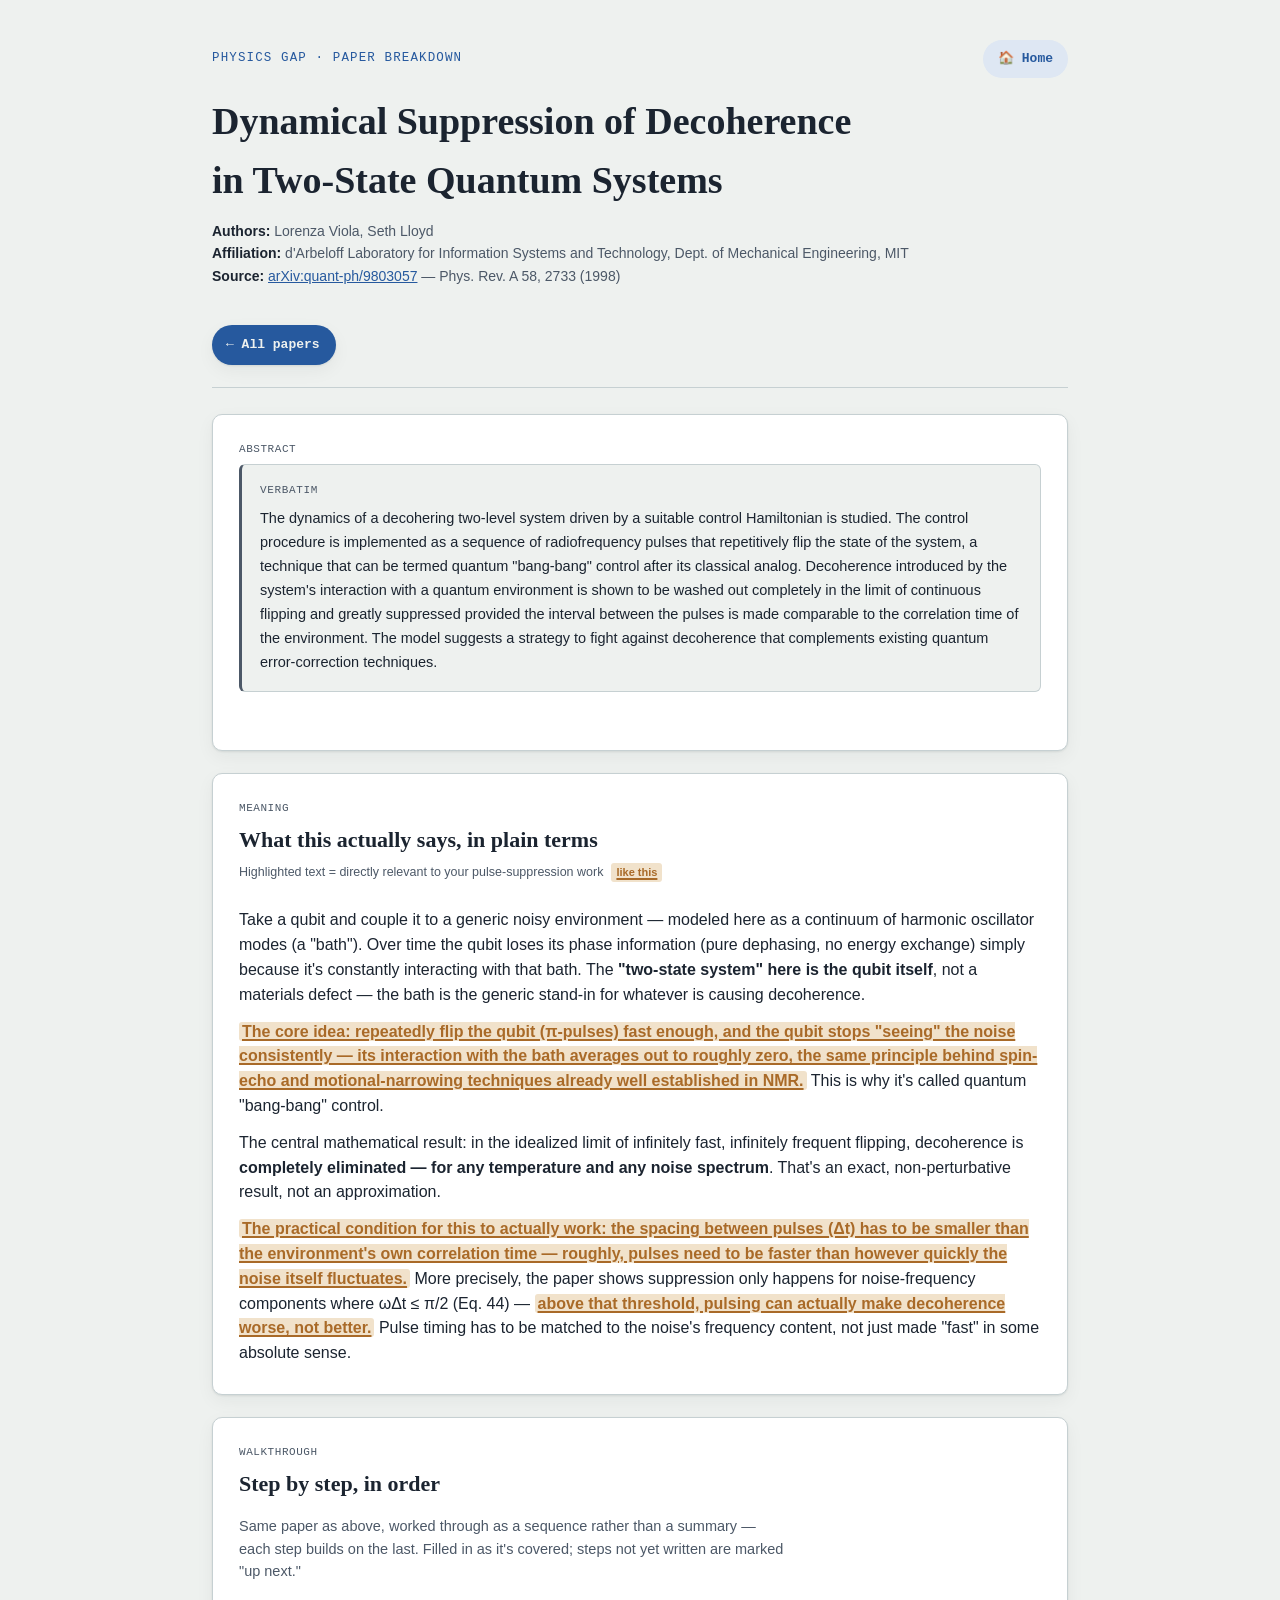
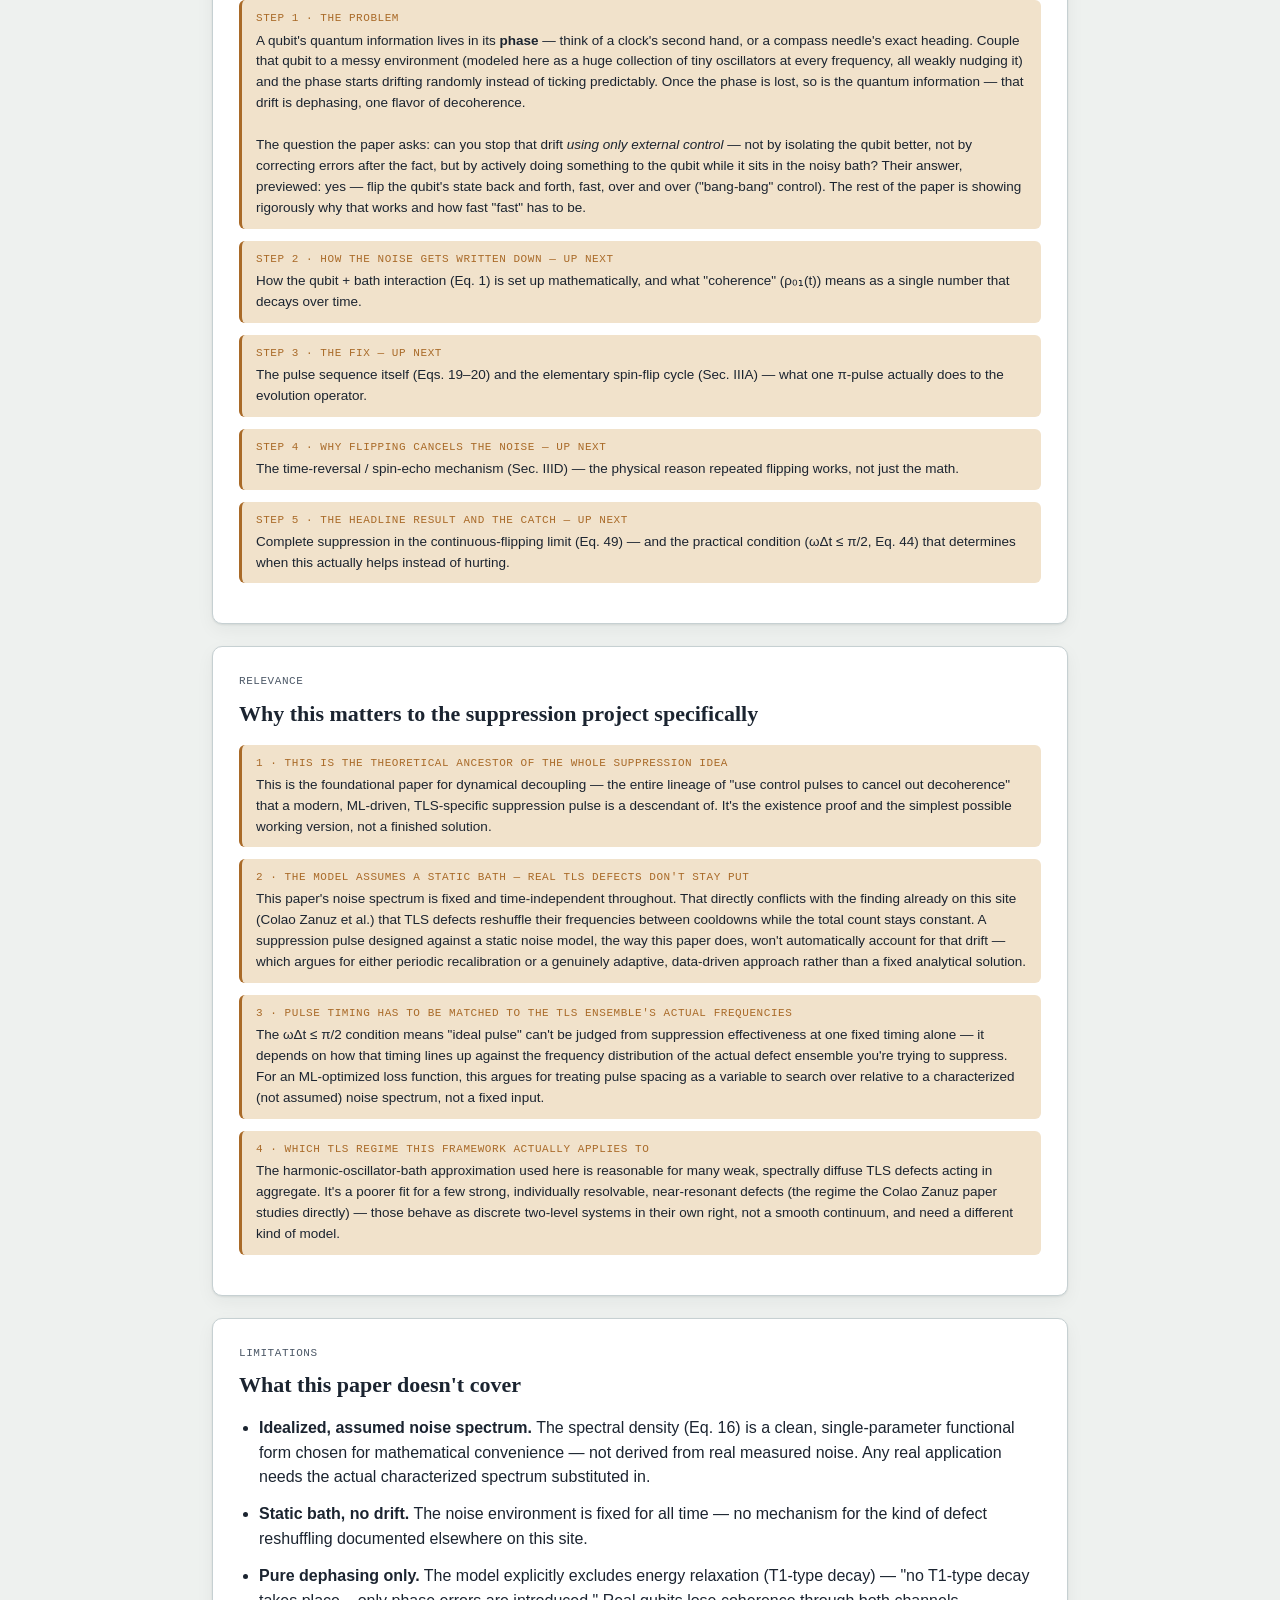
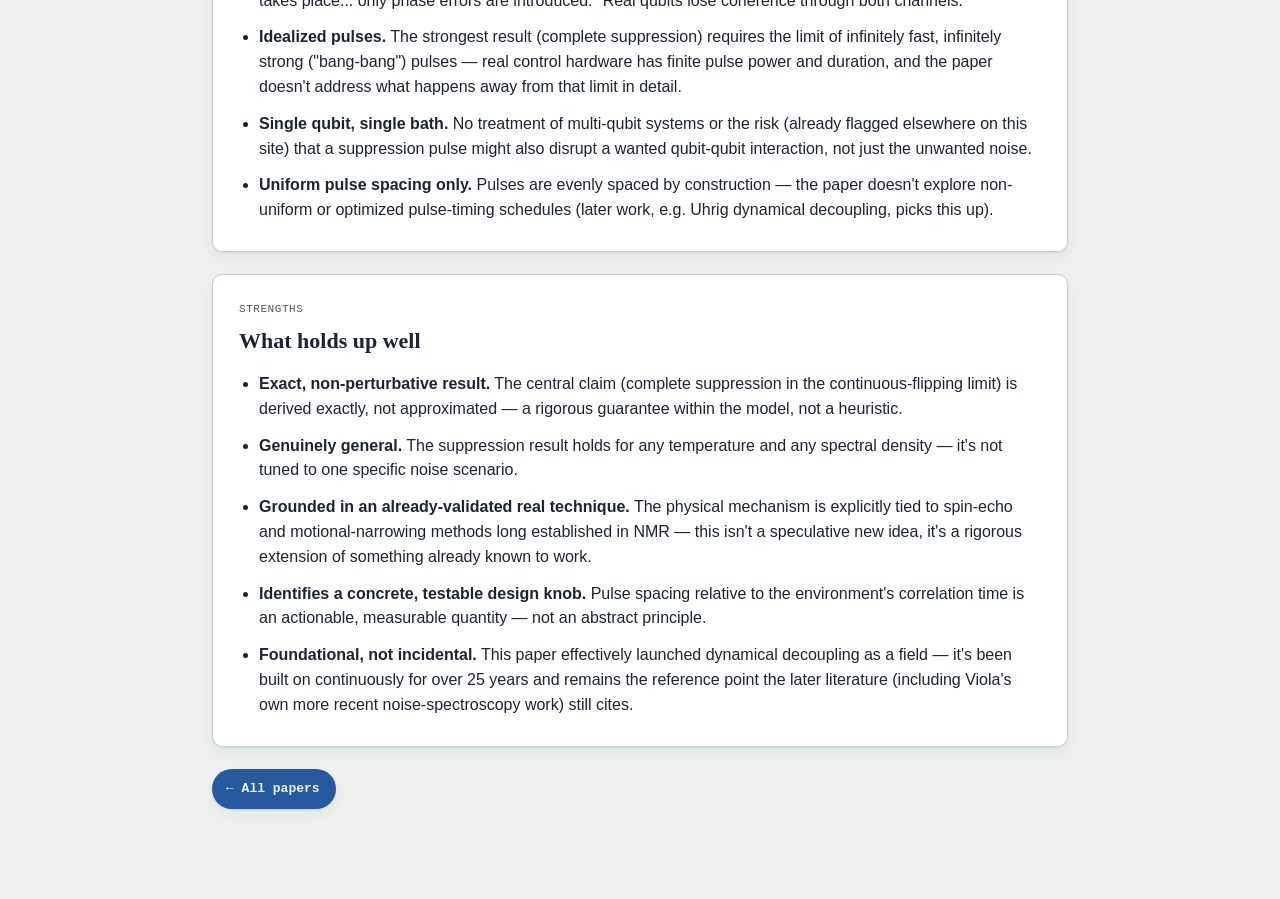
<file: phy/papers/dynamical-suppression-decoherence.html>
<!DOCTYPE html>
<html lang="en">
<head>
<meta charset="UTF-8">
<meta name="viewport" content="width=device-width, initial-scale=1">
<meta name="robots" content="noindex, nofollow">
<title>Dynamical Suppression of Decoherence in Two-State Quantum Systems — Papers</title>
<link rel="stylesheet" href="../css/style.css">
<style>
  .legend { display: flex; align-items: center; gap: 8px; font-size: 12.5px; color: var(--ink-soft); margin: -8px 0 26px; }
  .legend mark.relevant { font-size: 11px; padding: 1px 5px; }
  .paper-list { margin: 0; padding-left: 20px; }
  .paper-list li { margin: 0 0 12px 0; }
  .paper-list li:last-child { margin-bottom: 0; }
</style>
</head>
<body>

<div class="page">

  <header class="notebook-header">
    <div class="nav-row">
      <span class="eyebrow">Physics gap · paper breakdown</span>
      <a class="home-btn" href="../index.html">🏠 Home</a>
    </div>
    <h1 class="title serif">Dynamical Suppression of Decoherence in Two-State Quantum Systems</h1>
    <p class="paper-meta-block">
      <b>Authors:</b> Lorenza Viola, Seth Lloyd<br>
      <b>Affiliation:</b> d'Arbeloff Laboratory for Information Systems and Technology, Dept. of Mechanical Engineering, MIT<br>
      <b>Source:</b> <a href="https://arxiv.org/abs/quant-ph/9803057" target="_blank" rel="noopener">arXiv:quant-ph/9803057</a> — Phys. Rev. A 58, 2733 (1998)
    </p>
    <div class="crosslink"><a href="index.html">&larr; All papers</a></div>
  </header>

  <main>

    <section class="entry">
      <div class="entry-head"><span class="entry-tag">ABSTRACT</span></div>
      <blockquote class="abstract">
        <span class="abs-label">Verbatim</span>
        The dynamics of a decohering two-level system driven by a suitable control Hamiltonian is
        studied. The control procedure is implemented as a sequence of radiofrequency pulses that
        repetitively flip the state of the system, a technique that can be termed quantum "bang-bang"
        control after its classical analog. Decoherence introduced by the system's interaction with a
        quantum environment is shown to be washed out completely in the limit of continuous flipping
        and greatly suppressed provided the interval between the pulses is made comparable to the
        correlation time of the environment. The model suggests a strategy to fight against
        decoherence that complements existing quantum error-correction techniques.
      </blockquote>
    </section>

    <section class="entry">
      <div class="entry-head"><span class="entry-tag">MEANING</span></div>
      <h2 class="entry-title">What this actually says, in plain terms</h2>
      <div class="legend">Highlighted text = directly relevant to your pulse-suppression work <mark class="relevant">like this</mark></div>

      <div class="text-panel">
        <p>Take a qubit and couple it to a generic noisy environment — modeled here as a continuum of
        harmonic oscillator modes (a "bath"). Over time the qubit loses its phase information (pure
        dephasing, no energy exchange) simply because it's constantly interacting with that bath. The
        <b>"two-state system" here is the qubit itself</b>, not a materials defect — the bath is the
        generic stand-in for whatever is causing decoherence.</p>

        <p><mark class="relevant">The core idea: repeatedly flip the qubit (π-pulses) fast enough, and
        the qubit stops "seeing" the noise consistently — its interaction with the bath averages out to
        roughly zero, the same principle behind spin-echo and motional-narrowing techniques already
        well established in NMR.</mark> This is why it's called quantum "bang-bang" control.</p>

        <p>The central mathematical result: in the idealized limit of infinitely fast, infinitely
        frequent flipping, decoherence is <b>completely eliminated — for any temperature and any noise
        spectrum</b>. That's an exact, non-perturbative result, not an approximation.</p>

        <p><mark class="relevant">The practical condition for this to actually work: the spacing
        between pulses (Δt) has to be smaller than the environment's own correlation time — roughly,
        pulses need to be faster than however quickly the noise itself fluctuates.</mark> More
        precisely, the paper shows suppression only happens for noise-frequency components where
        ωΔt&nbsp;≤&nbsp;π/2 (Eq. 44) — <mark class="relevant">above that threshold, pulsing can actually
        make decoherence worse, not better.</mark> Pulse timing has to be matched to the noise's
        frequency content, not just made "fast" in some absolute sense.</p>
      </div>
    </section>

    <section class="entry">
      <div class="entry-head"><span class="entry-tag">WALKTHROUGH</span></div>
      <h2 class="entry-title">Step by step, in order</h2>
      <p class="notation-intro">Same paper as above, worked through as a sequence rather than a
      summary — each step builds on the last. Filled in as it's covered; steps not yet written are
      marked "up next."</p>

      <div class="callout callout-paper">
        <span class="label">Step 1 &middot; the problem</span>
        A qubit's quantum information lives in its <b>phase</b> — think of a clock's second hand, or a
        compass needle's exact heading. Couple that qubit to a messy environment (modeled here as a huge
        collection of tiny oscillators at every frequency, all weakly nudging it) and the phase starts
        drifting randomly instead of ticking predictably. Once the phase is lost, so is the quantum
        information — that drift is dephasing, one flavor of decoherence.
        <br><br>
        The question the paper asks: can you stop that drift <i>using only external control</i> — not by
        isolating the qubit better, not by correcting errors after the fact, but by actively doing
        something to the qubit while it sits in the noisy bath? Their answer, previewed: yes — flip the
        qubit's state back and forth, fast, over and over ("bang-bang" control). The rest of the paper is
        showing rigorously why that works and how fast "fast" has to be.
      </div>

      <div class="callout callout-paper">
        <span class="label">Step 2 &middot; how the noise gets written down &mdash; up next</span>
        How the qubit + bath interaction (Eq. 1) is set up mathematically, and what "coherence"
        (ρ₀₁(t)) means as a single number that decays over time.
      </div>

      <div class="callout callout-paper">
        <span class="label">Step 3 &middot; the fix &mdash; up next</span>
        The pulse sequence itself (Eqs. 19&ndash;20) and the elementary spin-flip cycle (Sec. IIIA) — what
        one π-pulse actually does to the evolution operator.
      </div>

      <div class="callout callout-paper">
        <span class="label">Step 4 &middot; why flipping cancels the noise &mdash; up next</span>
        The time-reversal / spin-echo mechanism (Sec. IIID) — the physical reason repeated flipping
        works, not just the math.
      </div>

      <div class="callout callout-paper">
        <span class="label">Step 5 &middot; the headline result and the catch &mdash; up next</span>
        Complete suppression in the continuous-flipping limit (Eq. 49) — and the practical condition
        (ωΔt&nbsp;≤&nbsp;π/2, Eq. 44) that determines when this actually helps instead of hurting.
      </div>
    </section>

    <section class="entry">
      <div class="entry-head"><span class="entry-tag">RELEVANCE</span></div>
      <h2 class="entry-title">Why this matters to the suppression project specifically</h2>

      <div class="callout callout-paper">
        <span class="label">1 &middot; this is the theoretical ancestor of the whole suppression idea</span>
        This is the foundational paper for dynamical decoupling — the entire lineage of "use control
        pulses to cancel out decoherence" that a modern, ML-driven, TLS-specific suppression pulse is a
        descendant of. It's the existence proof and the simplest possible working version, not a
        finished solution.
      </div>

      <div class="callout callout-paper">
        <span class="label">2 &middot; the model assumes a static bath — real TLS defects don't stay put</span>
        This paper's noise spectrum is fixed and time-independent throughout. That directly conflicts
        with the finding already on this site (Colao Zanuz et al.) that TLS defects reshuffle their
        frequencies between cooldowns while the total count stays constant. A suppression pulse
        designed against a static noise model, the way this paper does, won't automatically account for
        that drift — which argues for either periodic recalibration or a genuinely adaptive,
        data-driven approach rather than a fixed analytical solution.
      </div>

      <div class="callout callout-paper">
        <span class="label">3 &middot; pulse timing has to be matched to the TLS ensemble's actual frequencies</span>
        The ωΔt&nbsp;≤&nbsp;π/2 condition means "ideal pulse" can't be judged from suppression
        effectiveness at one fixed timing alone — it depends on how that timing lines up against the
        frequency distribution of the actual defect ensemble you're trying to suppress. For an
        ML-optimized loss function, this argues for treating pulse spacing as a variable to search over
        relative to a characterized (not assumed) noise spectrum, not a fixed input.
      </div>

      <div class="callout callout-paper">
        <span class="label">4 &middot; which TLS regime this framework actually applies to</span>
        The harmonic-oscillator-bath approximation used here is reasonable for many weak, spectrally
        diffuse TLS defects acting in aggregate. It's a poorer fit for a few strong, individually
        resolvable, near-resonant defects (the regime the Colao Zanuz paper studies directly) — those
        behave as discrete two-level systems in their own right, not a smooth continuum, and need a
        different kind of model.
      </div>
    </section>

    <section class="entry">
      <div class="entry-head"><span class="entry-tag">LIMITATIONS</span></div>
      <h2 class="entry-title">What this paper doesn't cover</h2>

      <div class="text-panel">
        <ul class="paper-list">
          <li><b>Idealized, assumed noise spectrum.</b> The spectral density (Eq. 16) is a clean,
          single-parameter functional form chosen for mathematical convenience — not derived from real
          measured noise. Any real application needs the actual characterized spectrum substituted in.</li>
          <li><b>Static bath, no drift.</b> The noise environment is fixed for all time — no mechanism
          for the kind of defect reshuffling documented elsewhere on this site.</li>
          <li><b>Pure dephasing only.</b> The model explicitly excludes energy relaxation (T1-type
          decay) — "no T1-type decay takes place... only phase errors are introduced." Real qubits lose
          coherence through both channels.</li>
          <li><b>Idealized pulses.</b> The strongest result (complete suppression) requires the limit of
          infinitely fast, infinitely strong ("bang-bang") pulses — real control hardware has finite
          pulse power and duration, and the paper doesn't address what happens away from that limit in
          detail.</li>
          <li><b>Single qubit, single bath.</b> No treatment of multi-qubit systems or the risk (already
          flagged elsewhere on this site) that a suppression pulse might also disrupt a wanted
          qubit-qubit interaction, not just the unwanted noise.</li>
          <li><b>Uniform pulse spacing only.</b> Pulses are evenly spaced by construction — the paper
          doesn't explore non-uniform or optimized pulse-timing schedules (later work, e.g. Uhrig
          dynamical decoupling, picks this up).</li>
        </ul>
      </div>
    </section>

    <section class="entry">
      <div class="entry-head"><span class="entry-tag">STRENGTHS</span></div>
      <h2 class="entry-title">What holds up well</h2>

      <div class="text-panel">
        <ul class="paper-list">
          <li><b>Exact, non-perturbative result.</b> The central claim (complete suppression in the
          continuous-flipping limit) is derived exactly, not approximated — a rigorous guarantee within
          the model, not a heuristic.</li>
          <li><b>Genuinely general.</b> The suppression result holds for any temperature and any
          spectral density — it's not tuned to one specific noise scenario.</li>
          <li><b>Grounded in an already-validated real technique.</b> The physical mechanism is
          explicitly tied to spin-echo and motional-narrowing methods long established in NMR — this
          isn't a speculative new idea, it's a rigorous extension of something already known to work.</li>
          <li><b>Identifies a concrete, testable design knob.</b> Pulse spacing relative to the
          environment's correlation time is an actionable, measurable quantity — not an abstract
          principle.</li>
          <li><b>Foundational, not incidental.</b> This paper effectively launched dynamical decoupling
          as a field — it's been built on continuously for over 25 years and remains the reference point
          the later literature (including Viola's own more recent noise-spectroscopy work) still cites.</li>
        </ul>
      </div>
    </section>

  </main>

  <div class="crosslink" style="margin-top: 6px;"><a href="index.html">&larr; All papers</a></div>

</div>
</body>
</html>
</file>
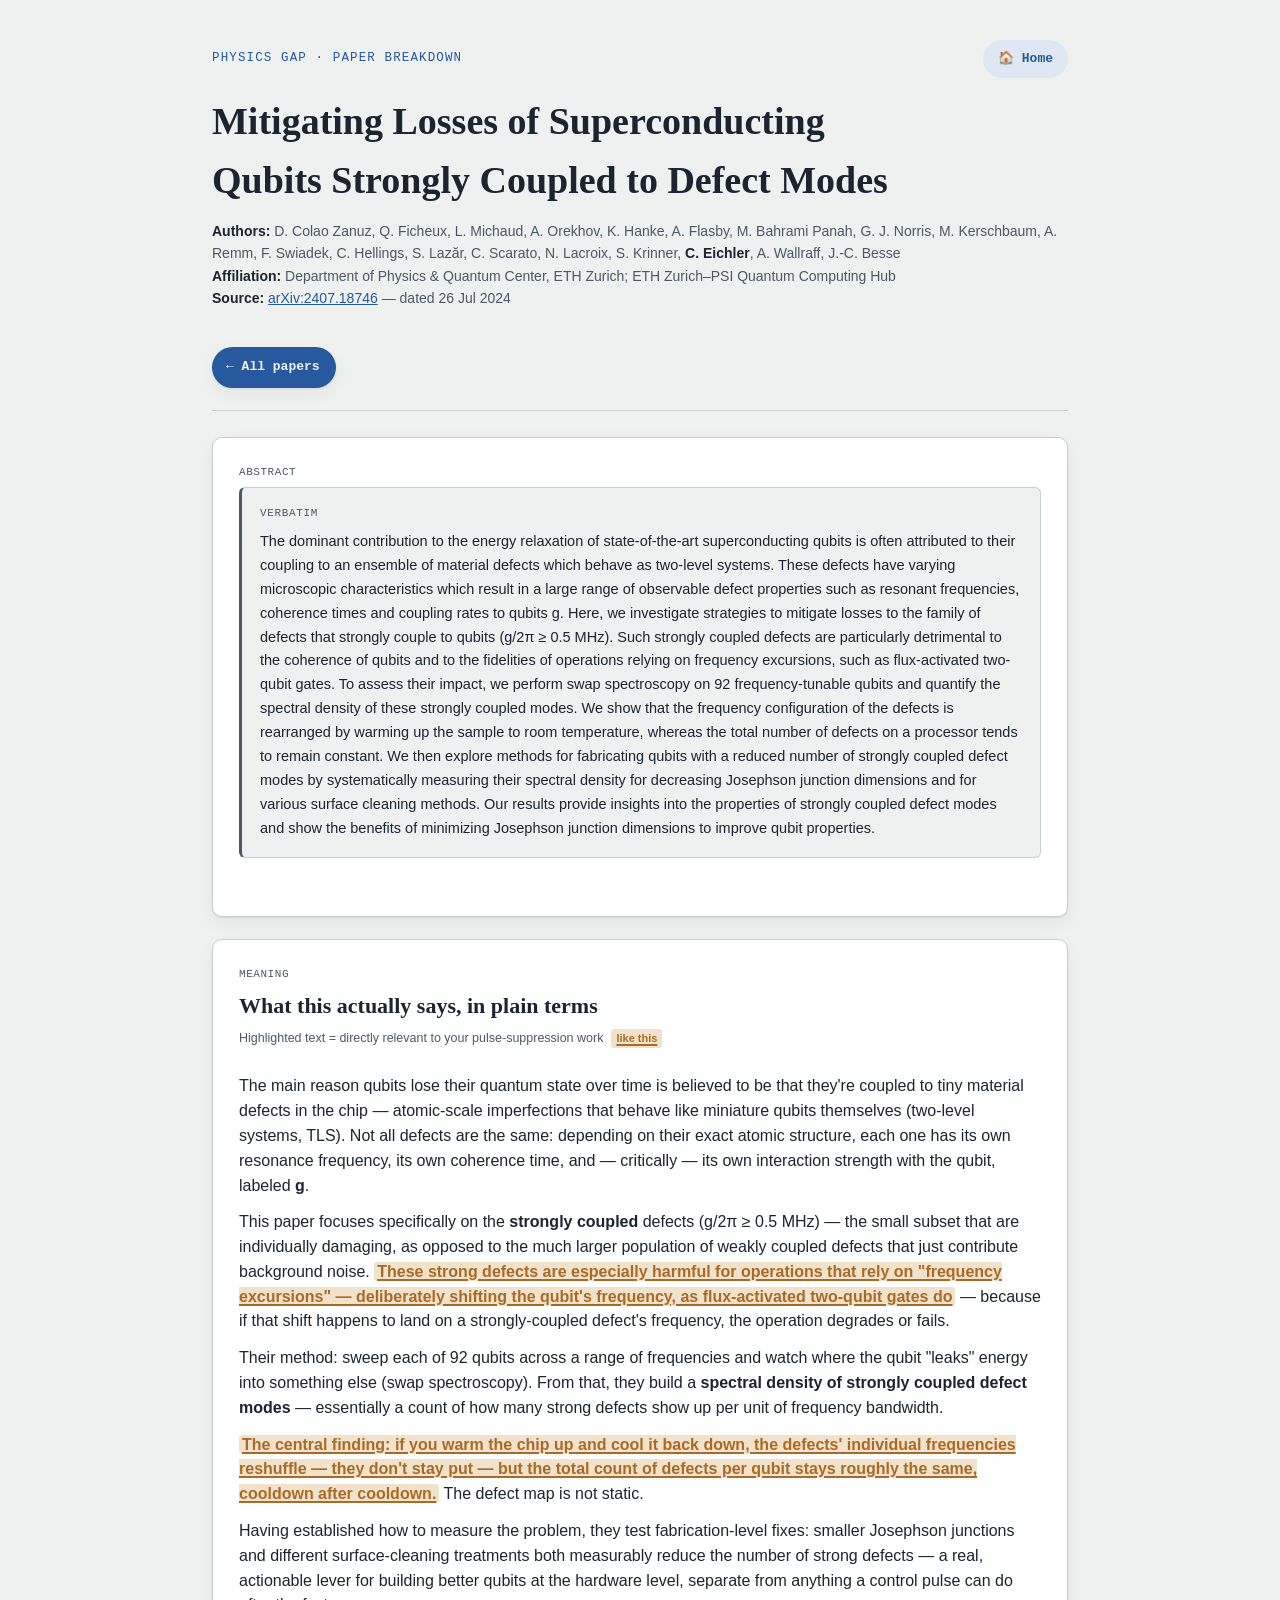
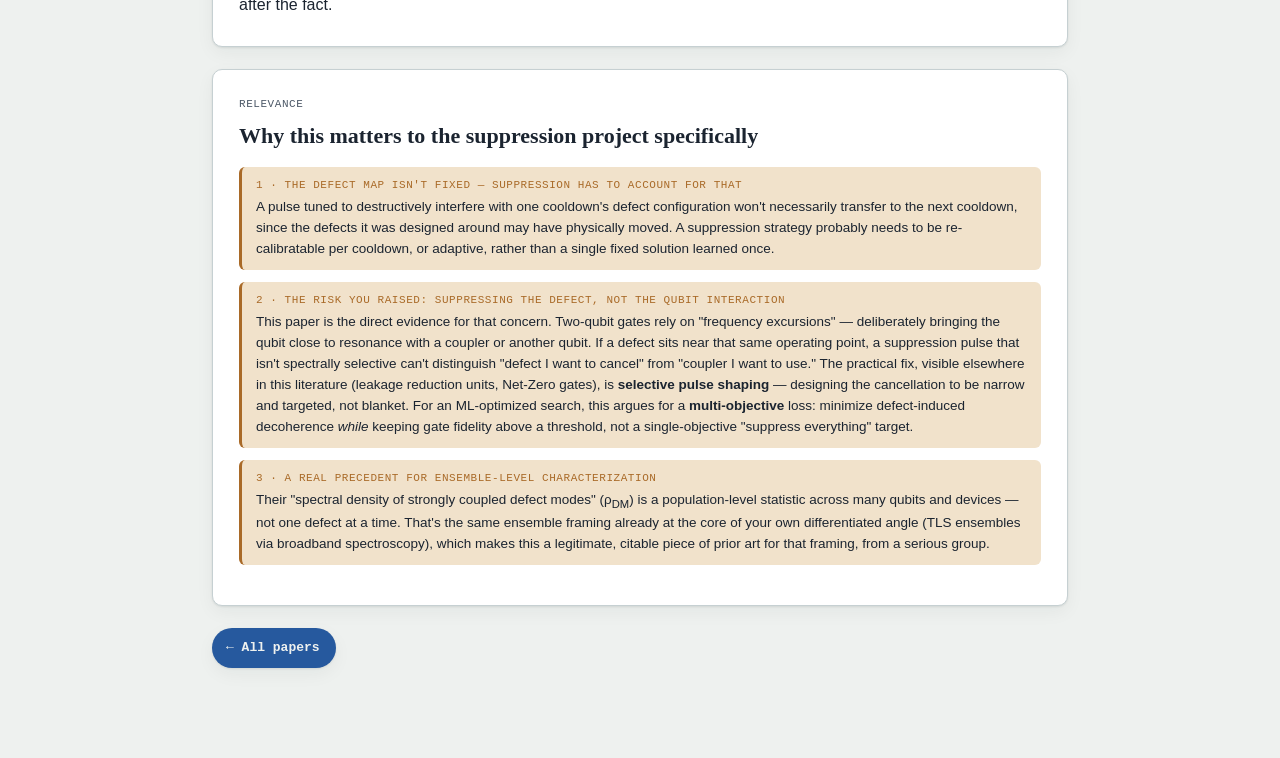
<file: phy/papers/mitigating-losses-defect-modes.html>
<!DOCTYPE html>
<html lang="en">
<head>
<meta charset="UTF-8">
<meta name="viewport" content="width=device-width, initial-scale=1">
<meta name="robots" content="noindex, nofollow">
<title>Mitigating Losses of Superconducting Qubits Strongly Coupled to Defect Modes — Papers</title>
<link rel="stylesheet" href="../css/style.css">
<style>
  .legend { display: flex; align-items: center; gap: 8px; font-size: 12.5px; color: var(--ink-soft); margin: -8px 0 26px; }
  .legend mark.relevant { font-size: 11px; padding: 1px 5px; }
</style>
</head>
<body>

<div class="page">

  <header class="notebook-header">
    <div class="nav-row">
      <span class="eyebrow">Physics gap · paper breakdown</span>
      <a class="home-btn" href="../index.html">🏠 Home</a>
    </div>
    <h1 class="title serif">Mitigating Losses of Superconducting Qubits Strongly Coupled to Defect Modes</h1>
    <p class="paper-meta-block">
      <b>Authors:</b> D. Colao Zanuz, Q. Ficheux, L. Michaud, A. Orekhov, K. Hanke, A. Flasby, M. Bahrami Panah, G. J. Norris, M. Kerschbaum, A. Remm, F. Swiadek, C. Hellings, S. Lazăr, C. Scarato, N. Lacroix, S. Krinner, <b>C. Eichler</b>, A. Wallraff, J.-C. Besse<br>
      <b>Affiliation:</b> Department of Physics &amp; Quantum Center, ETH Zurich; ETH Zurich–PSI Quantum Computing Hub<br>
      <b>Source:</b> <a href="https://arxiv.org/abs/2407.18746" target="_blank" rel="noopener">arXiv:2407.18746</a> — dated 26 Jul 2024
    </p>
    <div class="crosslink"><a href="index.html">&larr; All papers</a></div>
  </header>

  <main>

    <section class="entry">
      <div class="entry-head"><span class="entry-tag">ABSTRACT</span></div>
      <blockquote class="abstract">
        <span class="abs-label">Verbatim</span>
        The dominant contribution to the energy relaxation of state-of-the-art superconducting qubits
        is often attributed to their coupling to an ensemble of material defects which behave as
        two-level systems. These defects have varying microscopic characteristics which result in a
        large range of observable defect properties such as resonant frequencies, coherence times and
        coupling rates to qubits g. Here, we investigate strategies to mitigate losses to the family
        of defects that strongly couple to qubits (g/2π ≥ 0.5&nbsp;MHz). Such strongly coupled defects
        are particularly detrimental to the coherence of qubits and to the fidelities of operations
        relying on frequency excursions, such as flux-activated two-qubit gates. To assess their
        impact, we perform swap spectroscopy on 92 frequency-tunable qubits and quantify the spectral
        density of these strongly coupled modes. We show that the frequency configuration of the
        defects is rearranged by warming up the sample to room temperature, whereas the total number
        of defects on a processor tends to remain constant. We then explore methods for fabricating
        qubits with a reduced number of strongly coupled defect modes by systematically measuring
        their spectral density for decreasing Josephson junction dimensions and for various surface
        cleaning methods. Our results provide insights into the properties of strongly coupled defect
        modes and show the benefits of minimizing Josephson junction dimensions to improve qubit
        properties.
      </blockquote>
    </section>

    <section class="entry">
      <div class="entry-head"><span class="entry-tag">MEANING</span></div>
      <h2 class="entry-title">What this actually says, in plain terms</h2>
      <div class="legend">Highlighted text = directly relevant to your pulse-suppression work <mark class="relevant">like this</mark></div>

      <div class="text-panel">
        <p>The main reason qubits lose their quantum state over time is believed to be that they're
        coupled to tiny material defects in the chip — atomic-scale imperfections that behave like
        miniature qubits themselves (two-level systems, TLS). Not all defects are the same: depending
        on their exact atomic structure, each one has its own resonance frequency, its own coherence
        time, and — critically — its own interaction strength with the qubit, labeled <b>g</b>.</p>

        <p>This paper focuses specifically on the <b>strongly coupled</b> defects (g/2π ≥ 0.5&nbsp;MHz)
        — the small subset that are individually damaging, as opposed to the much larger population of
        weakly coupled defects that just contribute background noise. <mark class="relevant">These
        strong defects are especially harmful for operations that rely on "frequency excursions" —
        deliberately shifting the qubit's frequency, as flux-activated two-qubit gates do</mark> —
        because if that shift happens to land on a strongly-coupled defect's frequency, the operation
        degrades or fails.</p>

        <p>Their method: sweep each of 92 qubits across a range of frequencies and watch where the
        qubit "leaks" energy into something else (swap spectroscopy). From that, they build a
        <b>spectral density of strongly coupled defect modes</b> — essentially a count of how many
        strong defects show up per unit of frequency bandwidth.</p>

        <p><mark class="relevant">The central finding: if you warm the chip up and cool it back down,
        the defects' individual frequencies reshuffle — they don't stay put — but the total count of
        defects per qubit stays roughly the same, cooldown after cooldown.</mark> The defect map is
        not static.</p>

        <p>Having established how to measure the problem, they test fabrication-level fixes: smaller
        Josephson junctions and different surface-cleaning treatments both measurably reduce the
        number of strong defects — a real, actionable lever for building better qubits at the
        hardware level, separate from anything a control pulse can do after the fact.</p>
      </div>
    </section>

    <section class="entry">
      <div class="entry-head"><span class="entry-tag">RELEVANCE</span></div>
      <h2 class="entry-title">Why this matters to the suppression project specifically</h2>

      <div class="callout callout-paper">
        <span class="label">1 &middot; the defect map isn't fixed — suppression has to account for that</span>
        A pulse tuned to destructively interfere with one cooldown's defect configuration won't
        necessarily transfer to the next cooldown, since the defects it was designed around may have
        physically moved. A suppression strategy probably needs to be re-calibratable per cooldown,
        or adaptive, rather than a single fixed solution learned once.
      </div>

      <div class="callout callout-paper">
        <span class="label">2 &middot; the risk you raised: suppressing the defect, not the qubit interaction</span>
        This paper is the direct evidence for that concern. Two-qubit gates rely on "frequency
        excursions" — deliberately bringing the qubit close to resonance with a coupler or another
        qubit. If a defect sits near that same operating point, a suppression pulse that isn't
        spectrally selective can't distinguish "defect I want to cancel" from "coupler I want to use."
        The practical fix, visible elsewhere in this literature (leakage reduction units, Net-Zero
        gates), is <b>selective pulse shaping</b> — designing the cancellation to be narrow and
        targeted, not blanket. For an ML-optimized search, this argues for a
        <b>multi-objective</b> loss: minimize defect-induced decoherence <i>while</i> keeping gate
        fidelity above a threshold, not a single-objective "suppress everything" target.
      </div>

      <div class="callout callout-paper">
        <span class="label">3 &middot; a real precedent for ensemble-level characterization</span>
        Their "spectral density of strongly coupled defect modes" (ρ<sub>DM</sub>) is a
        population-level statistic across many qubits and devices — not one defect at a time. That's
        the same ensemble framing already at the core of your own differentiated angle (TLS ensembles
        via broadband spectroscopy), which makes this a legitimate, citable piece of prior art for
        that framing, from a serious group.
      </div>
    </section>

  </main>

  <div class="crosslink" style="margin-top: 6px;"><a href="index.html">&larr; All papers</a></div>

</div>
</body>
</html>
</file>
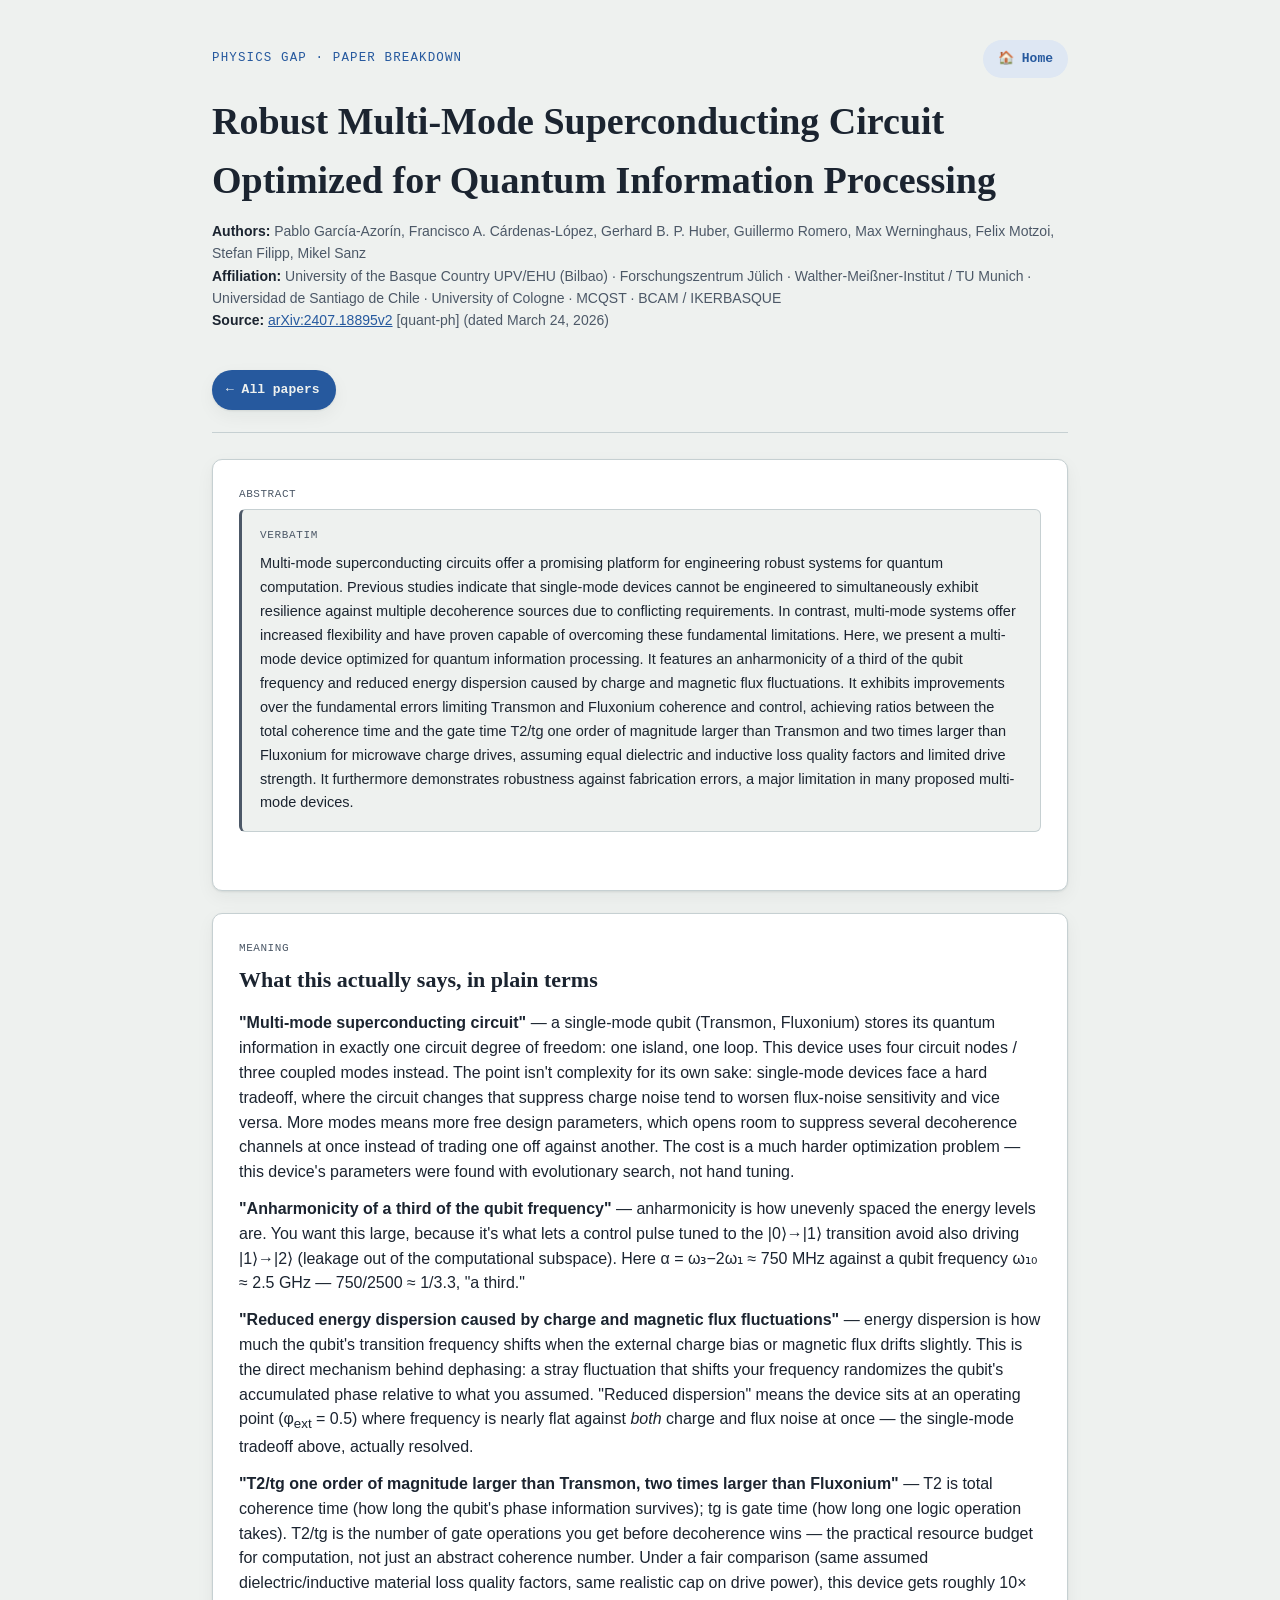
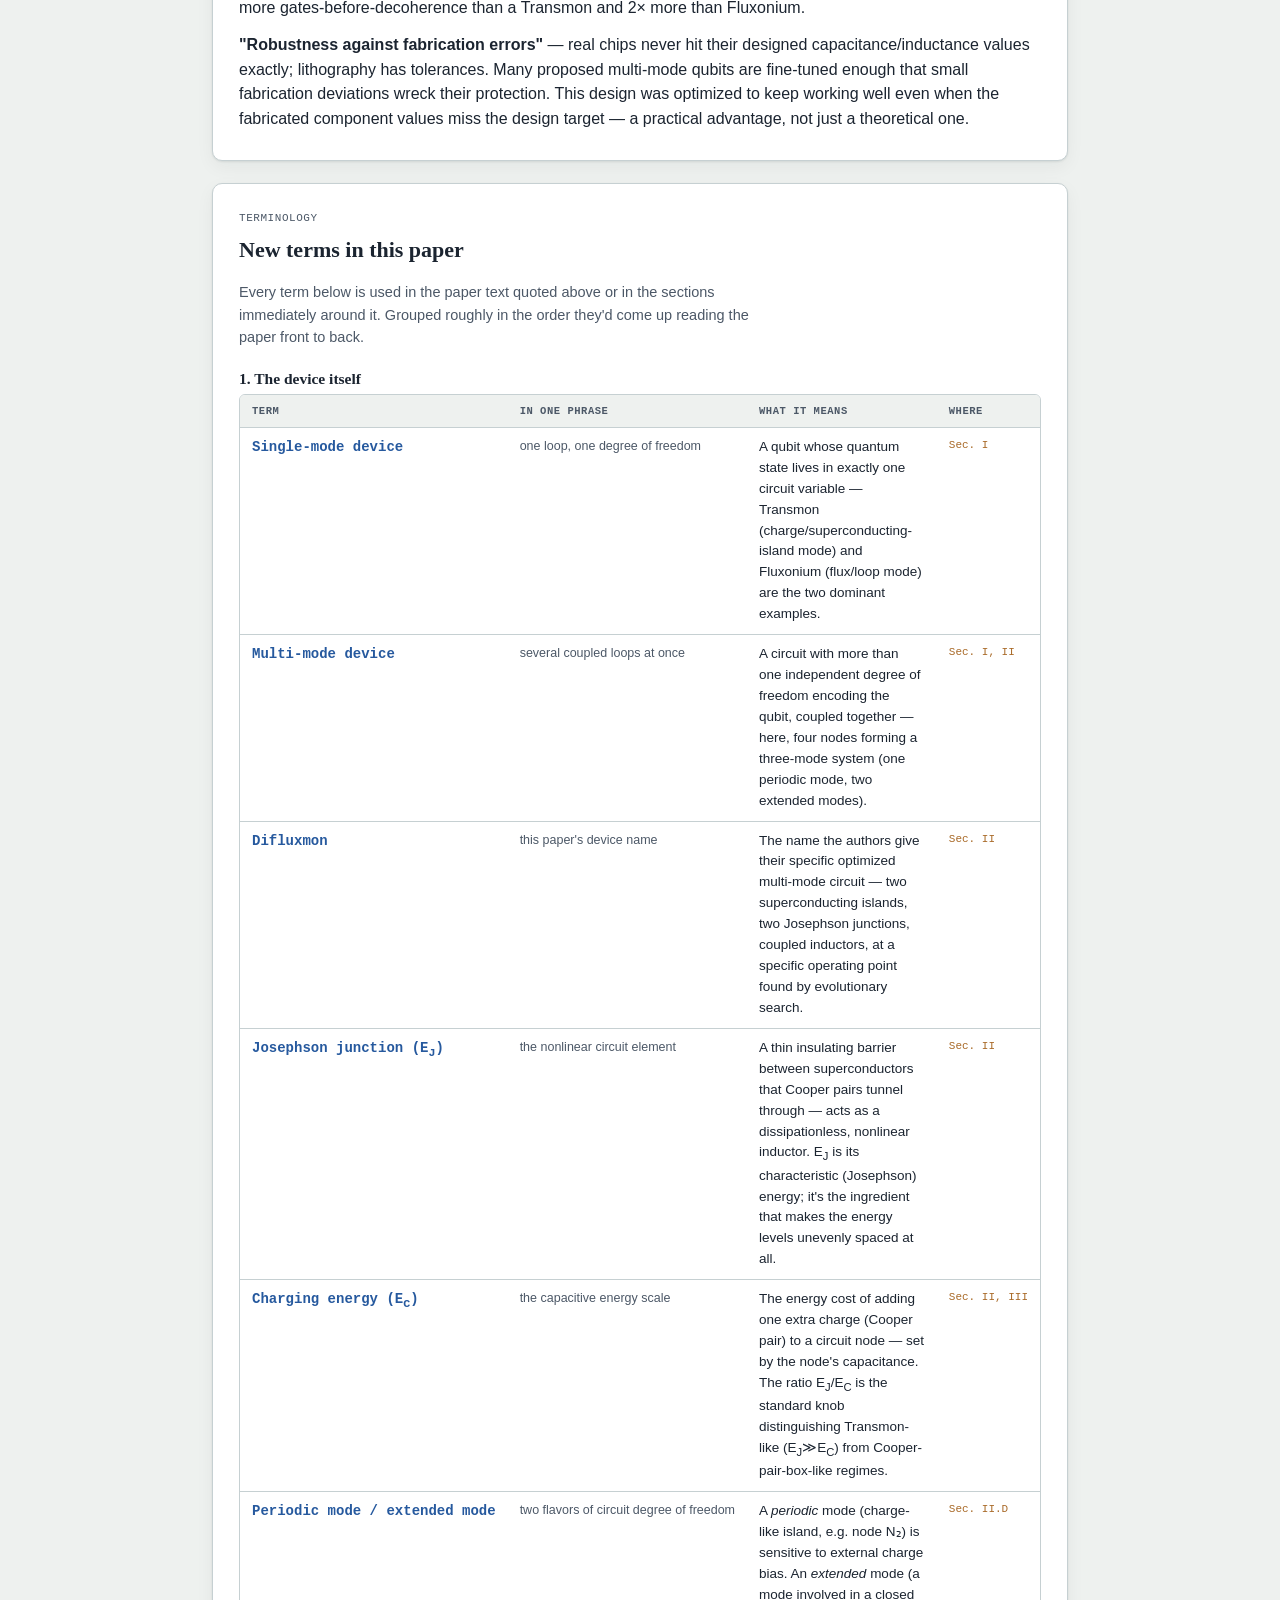
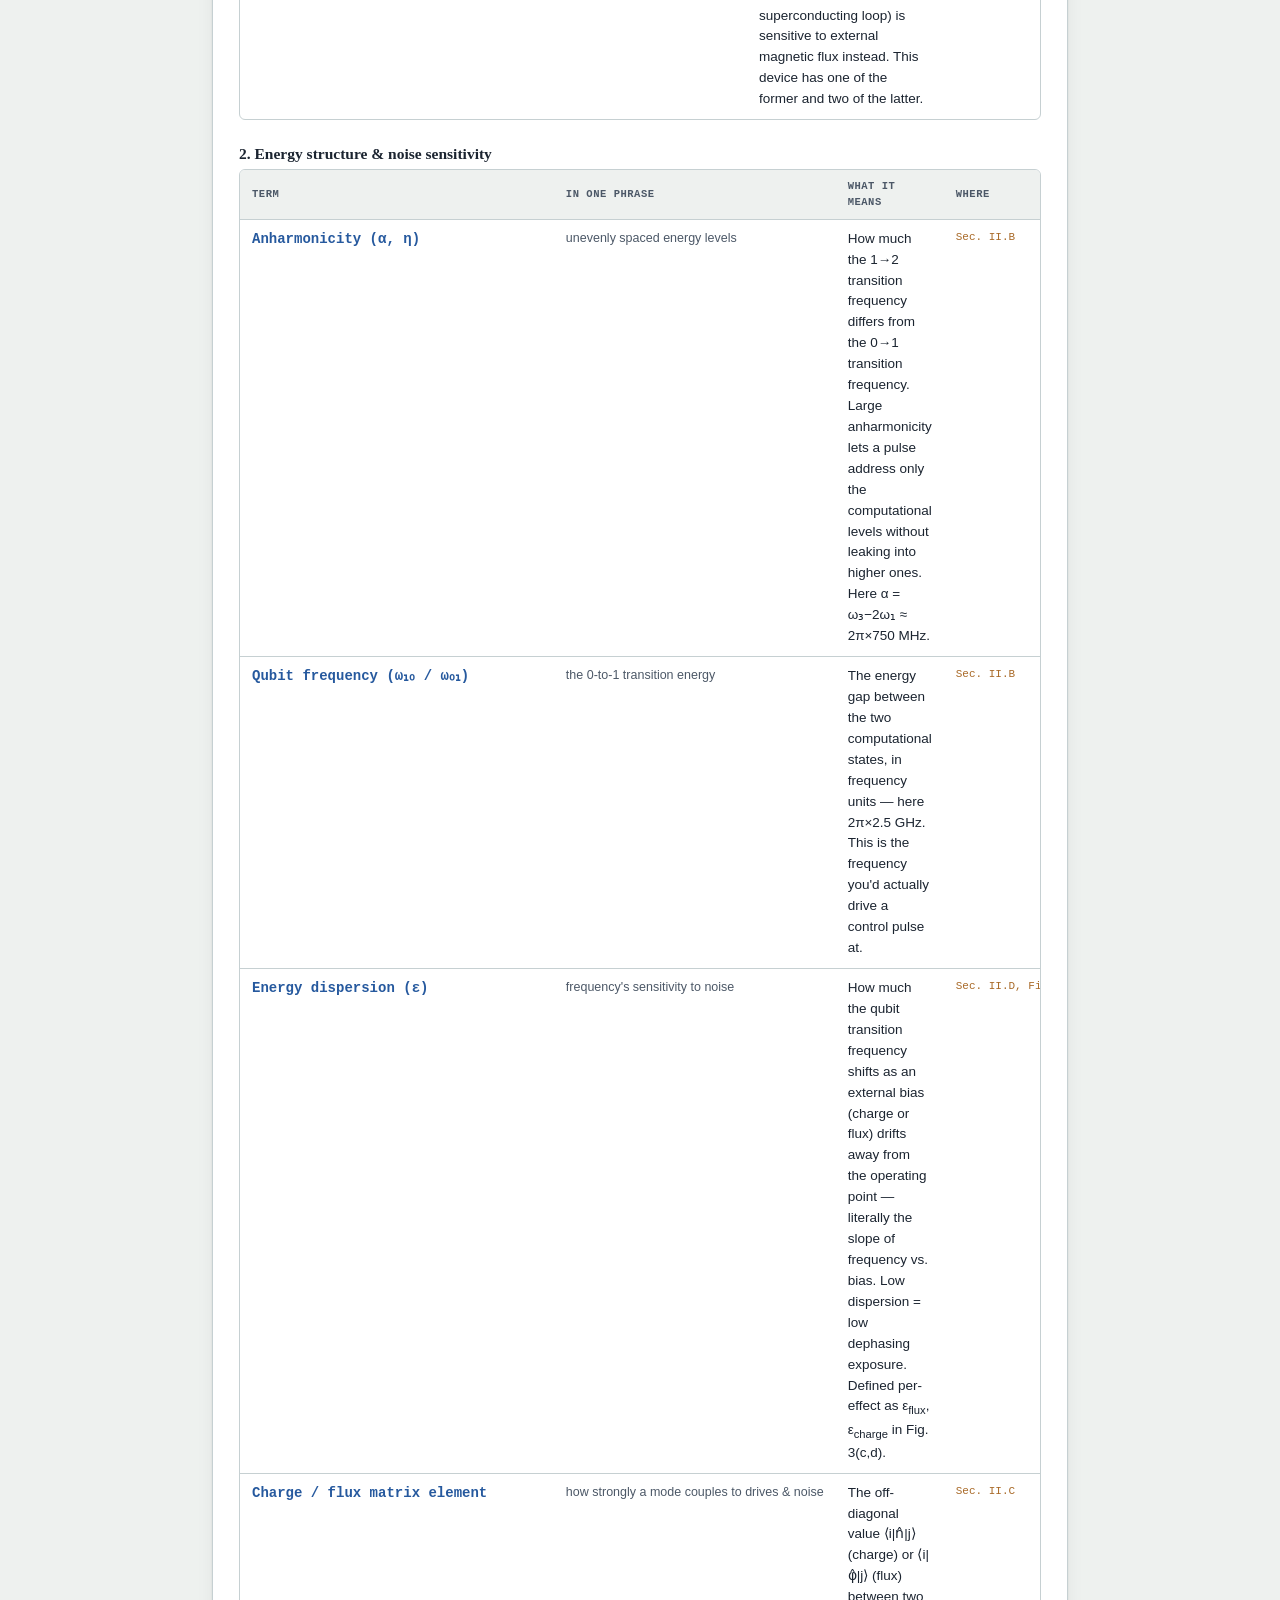
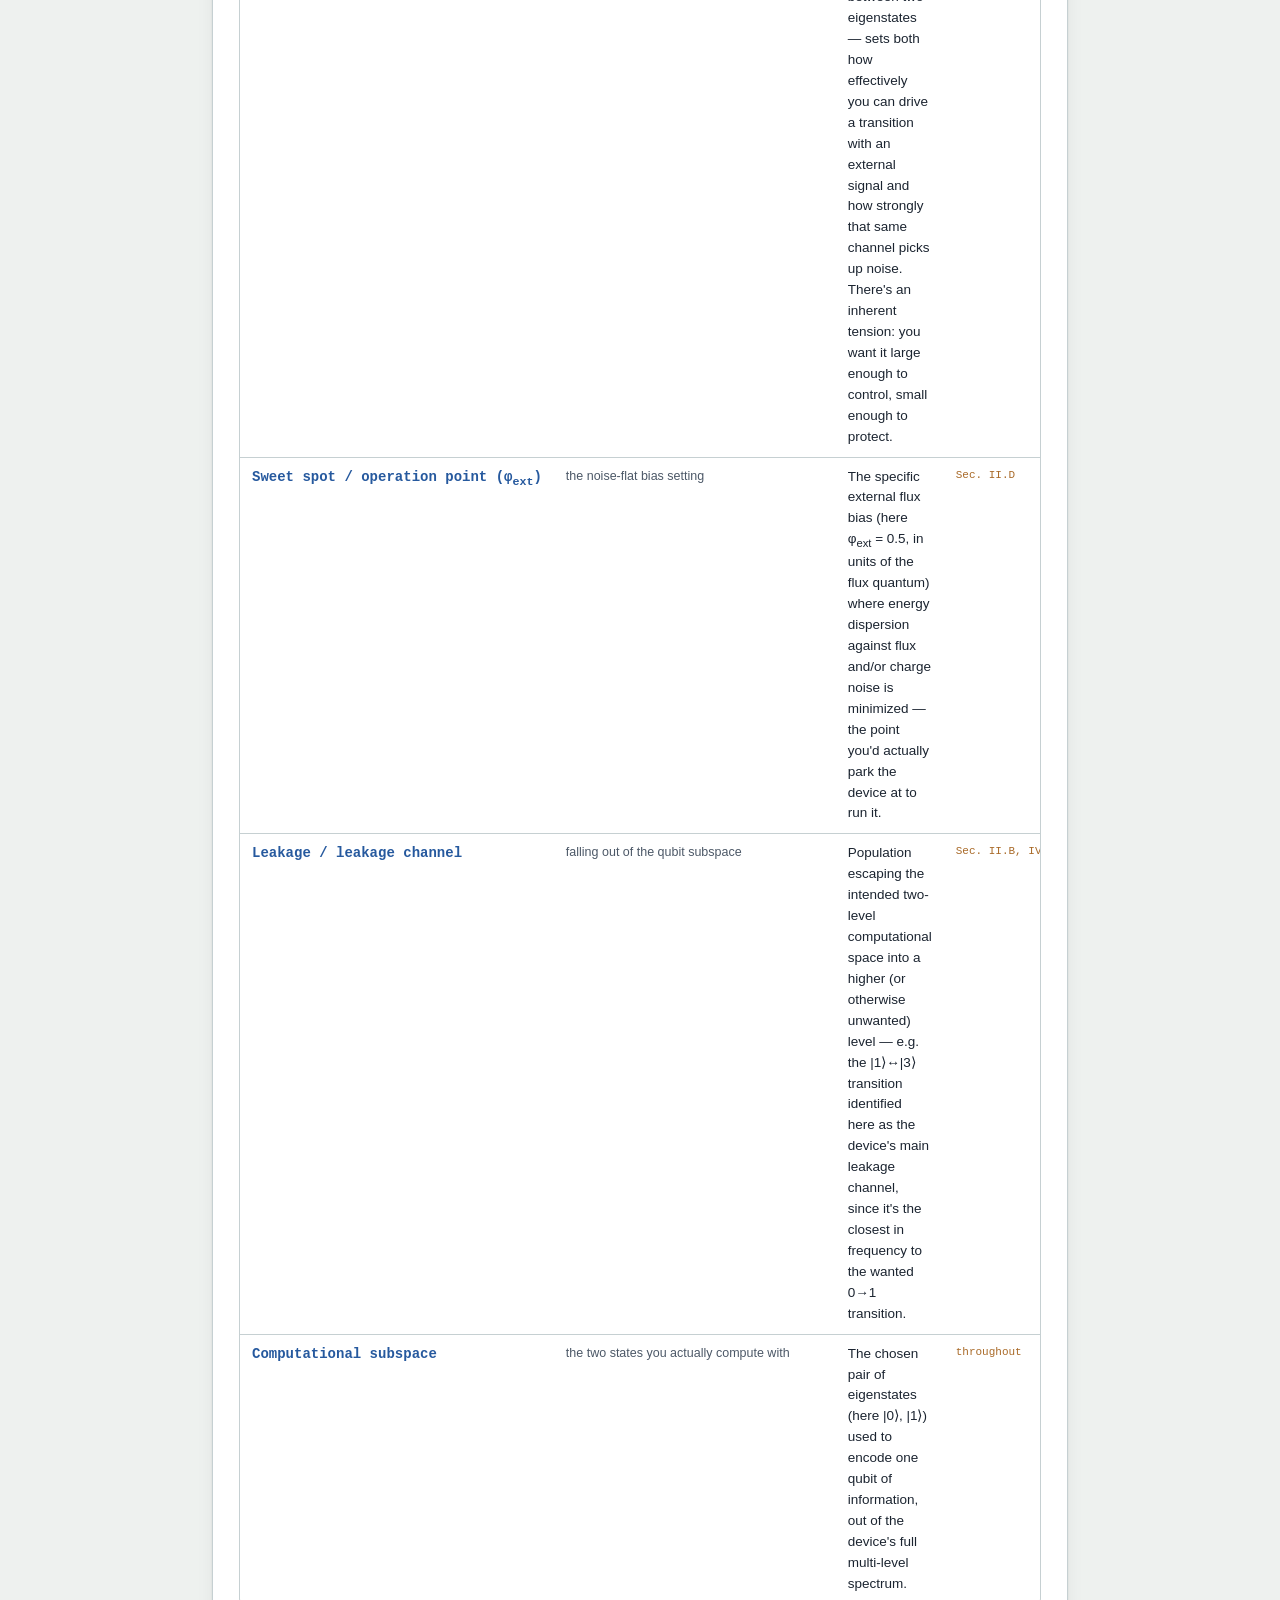
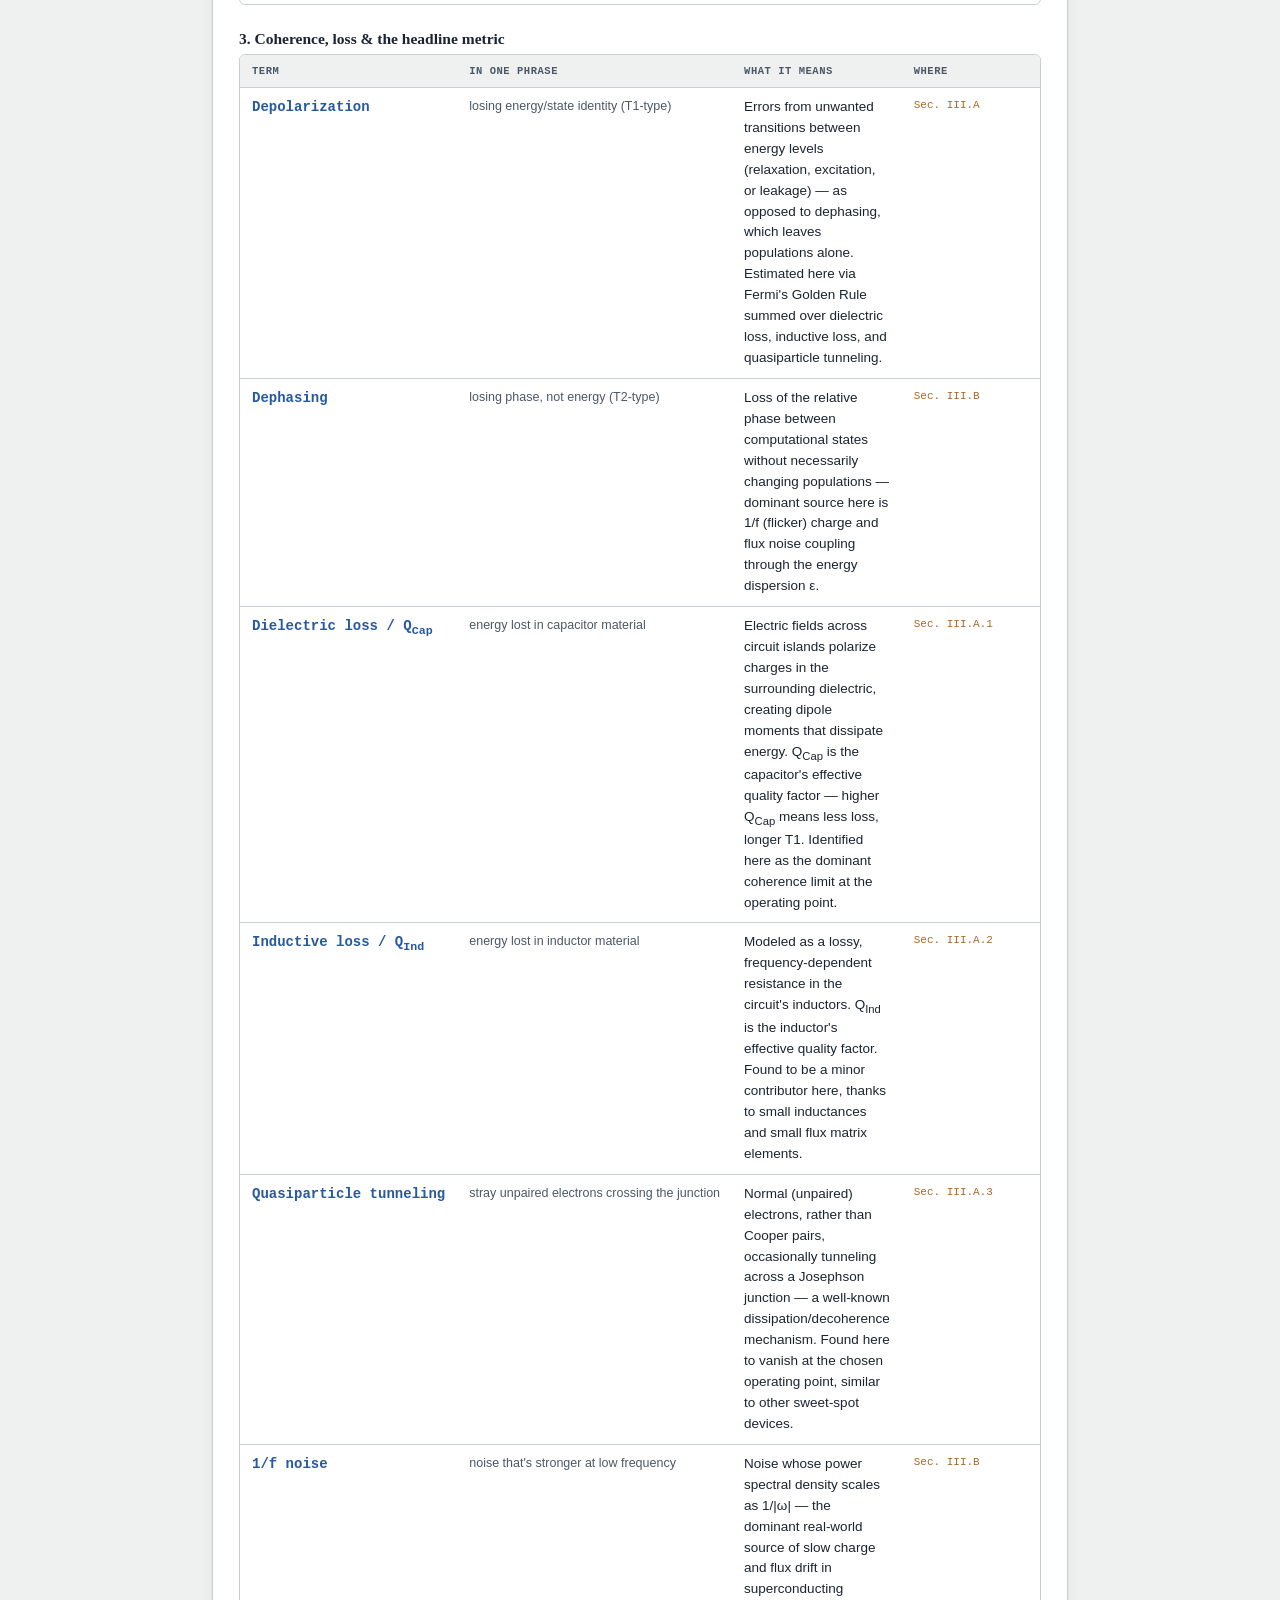
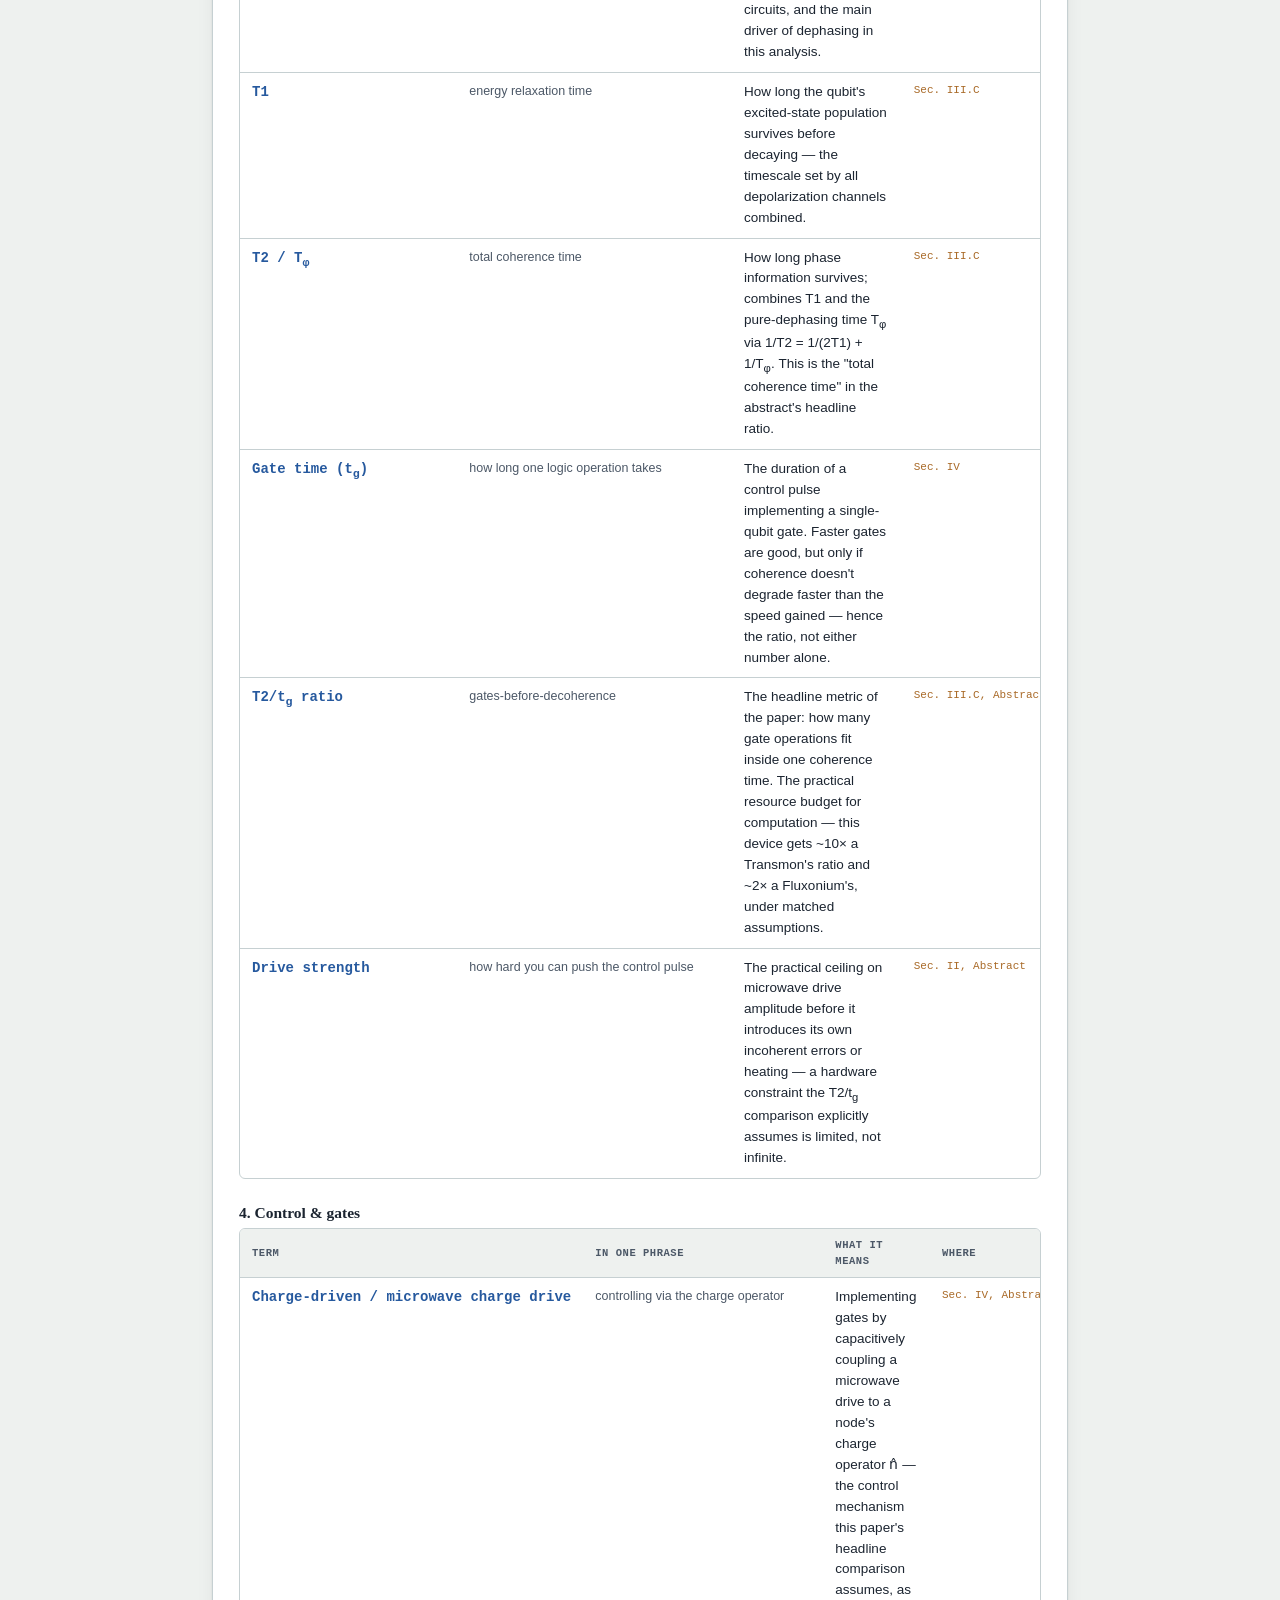
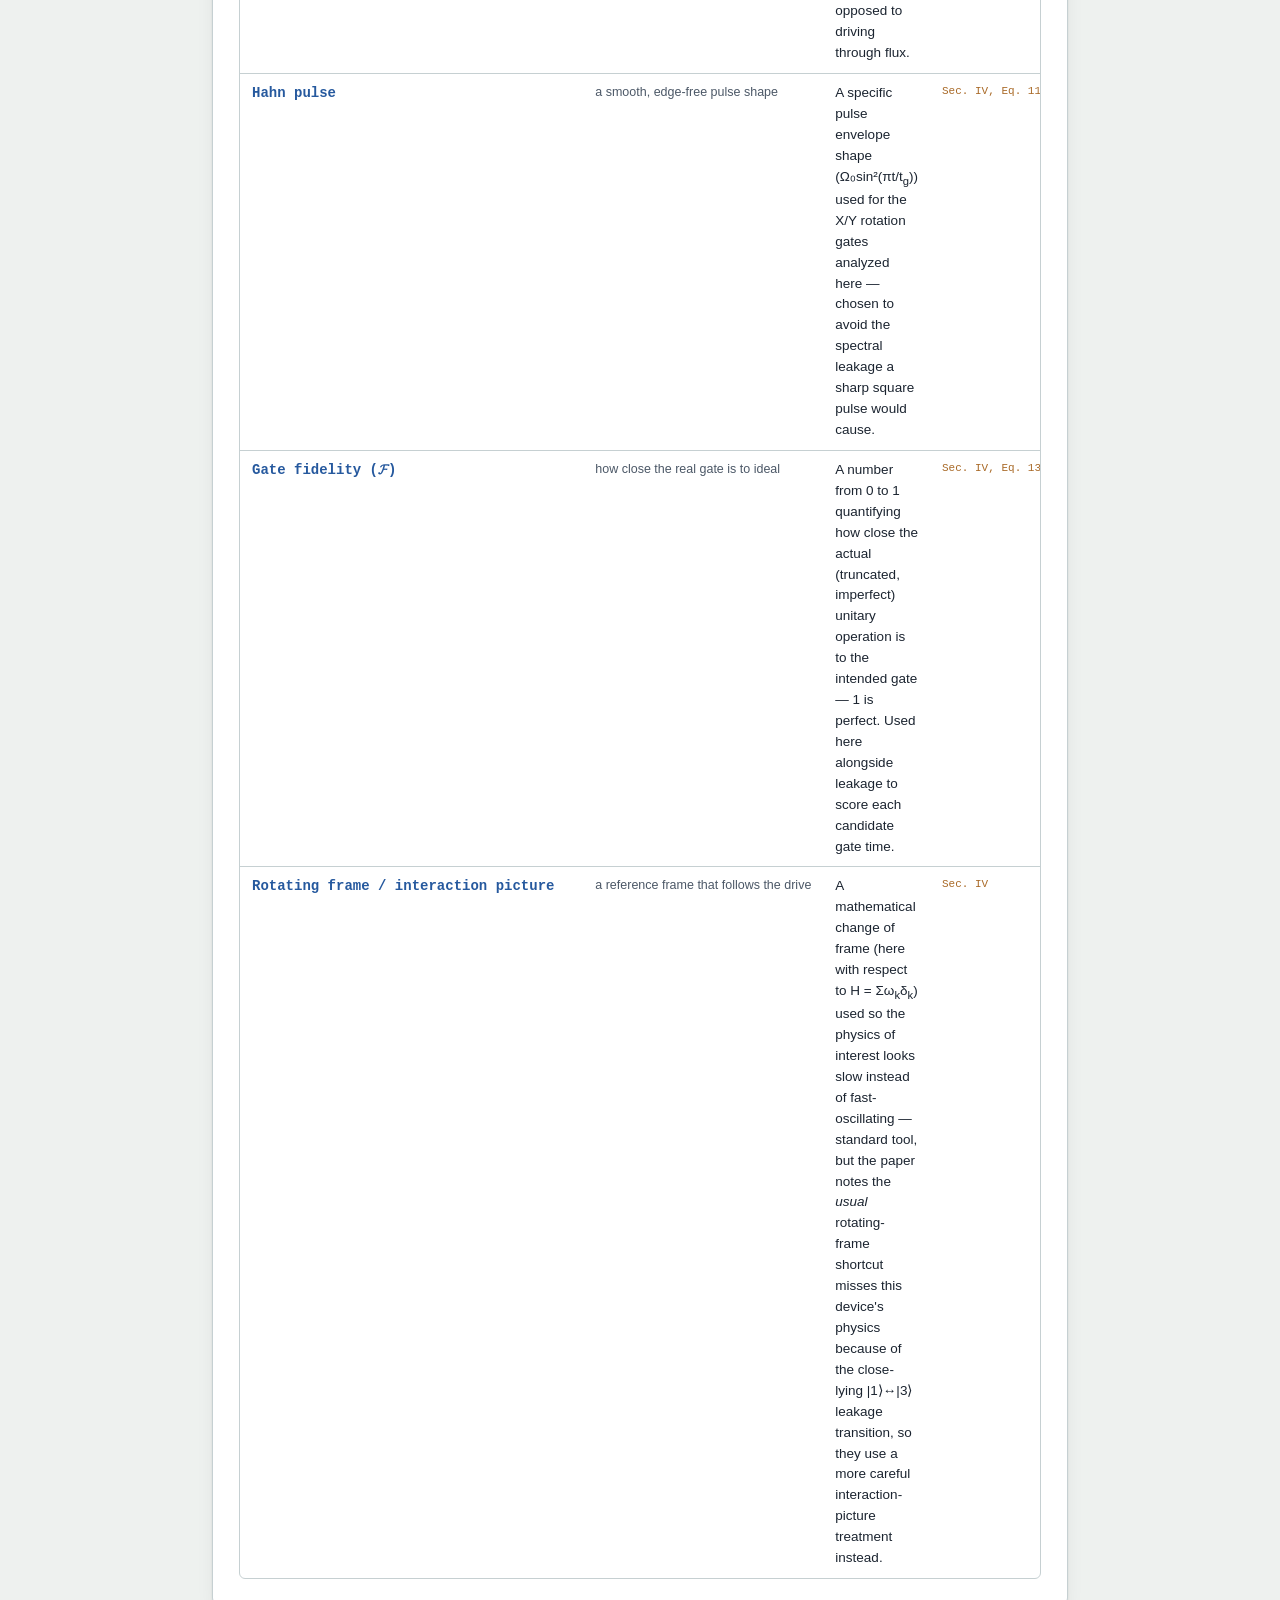
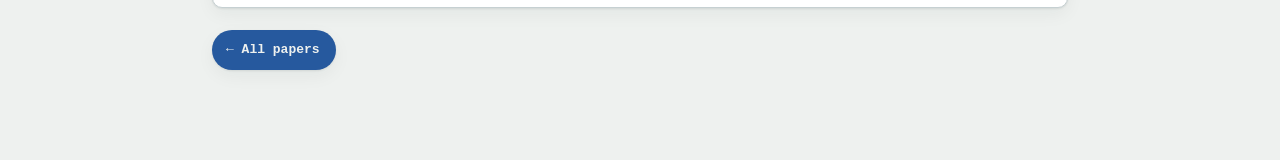
<file: phy/papers/robust-multimode-superconducting-circuit.html>
<!DOCTYPE html>
<html lang="en">
<head>
<meta charset="UTF-8">
<meta name="viewport" content="width=device-width, initial-scale=1">
<meta name="robots" content="noindex, nofollow">
<title>Robust Multi-Mode Superconducting Circuit Optimized for QIP — Papers</title>
<link rel="stylesheet" href="../css/style.css">
<style>
  .legend { display: flex; align-items: center; gap: 8px; font-size: 12.5px; color: var(--ink-soft); margin: -8px 0 26px; }
</style>
</head>
<body>

<div class="page">

  <header class="notebook-header">
    <div class="nav-row">
      <span class="eyebrow">Physics gap · paper breakdown</span>
      <a class="home-btn" href="../index.html">🏠 Home</a>
    </div>
    <h1 class="title serif">Robust Multi-Mode Superconducting Circuit Optimized for Quantum Information Processing</h1>
    <p class="paper-meta-block">
      <b>Authors:</b> Pablo García-Azorín, Francisco A. Cárdenas-López, Gerhard B. P. Huber, Guillermo Romero,
      Max Werninghaus, Felix Motzoi, Stefan Filipp, Mikel Sanz<br>
      <b>Affiliation:</b> University of the Basque Country UPV/EHU (Bilbao) · Forschungszentrum Jülich ·
      Walther-Meißner-Institut / TU Munich · Universidad de Santiago de Chile · University of Cologne ·
      MCQST · BCAM / IKERBASQUE<br>
      <b>Source:</b> <a href="https://arxiv.org/abs/2407.18895" target="_blank" rel="noopener">arXiv:2407.18895v2</a> [quant-ph] (dated March 24, 2026)
    </p>
    <div class="crosslink"><a href="index.html">&larr; All papers</a></div>
  </header>

  <main>

    <section class="entry">
      <div class="entry-head"><span class="entry-tag">ABSTRACT</span></div>
      <blockquote class="abstract">
        <span class="abs-label">Verbatim</span>
        Multi-mode superconducting circuits offer a promising platform for engineering robust systems for
        quantum computation. Previous studies indicate that single-mode devices cannot be engineered to
        simultaneously exhibit resilience against multiple decoherence sources due to conflicting
        requirements. In contrast, multi-mode systems offer increased flexibility and have proven capable
        of overcoming these fundamental limitations. Here, we present a multi-mode device optimized for
        quantum information processing. It features an anharmonicity of a third of the qubit frequency and
        reduced energy dispersion caused by charge and magnetic flux fluctuations. It exhibits improvements
        over the fundamental errors limiting Transmon and Fluxonium coherence and control, achieving ratios
        between the total coherence time and the gate time T2/tg one order of magnitude larger than
        Transmon and two times larger than Fluxonium for microwave charge drives, assuming equal dielectric
        and inductive loss quality factors and limited drive strength. It furthermore demonstrates
        robustness against fabrication errors, a major limitation in many proposed multi-mode devices.
      </blockquote>
    </section>

    <section class="entry">
      <div class="entry-head"><span class="entry-tag">MEANING</span></div>
      <h2 class="entry-title">What this actually says, in plain terms</h2>

      <div class="text-panel">
        <p><b>"Multi-mode superconducting circuit"</b> — a single-mode qubit (Transmon, Fluxonium) stores
        its quantum information in exactly one circuit degree of freedom: one island, one loop. This device
        uses four circuit nodes / three coupled modes instead. The point isn't complexity for its own sake:
        single-mode devices face a hard tradeoff, where the circuit changes that suppress charge noise tend
        to worsen flux-noise sensitivity and vice versa. More modes means more free design parameters, which
        opens room to suppress several decoherence channels at once instead of trading one off against
        another. The cost is a much harder optimization problem — this device's parameters were found with
        evolutionary search, not hand tuning.</p>

        <p><b>"Anharmonicity of a third of the qubit frequency"</b> — anharmonicity is how unevenly spaced
        the energy levels are. You want this large, because it's what lets a control pulse tuned to the
        |0&rang;&rarr;|1&rang; transition avoid also driving |1&rang;&rarr;|2&rang; (leakage out of the
        computational subspace). Here α = ω₃&minus;2ω₁ ≈ 750 MHz against a qubit frequency ω₁₀ ≈ 2.5 GHz —
        750/2500 ≈ 1/3.3, "a third."</p>

        <p><b>"Reduced energy dispersion caused by charge and magnetic flux fluctuations"</b> — energy
        dispersion is how much the qubit's transition frequency shifts when the external charge bias or
        magnetic flux drifts slightly. This is the direct mechanism behind dephasing: a stray fluctuation
        that shifts your frequency randomizes the qubit's accumulated phase relative to what you assumed.
        "Reduced dispersion" means the device sits at an operating point (φ<sub>ext</sub> = 0.5) where
        frequency is nearly flat against <i>both</i> charge and flux noise at once — the single-mode
        tradeoff above, actually resolved.</p>

        <p><b>"T2/tg one order of magnitude larger than Transmon, two times larger than Fluxonium"</b> —
        T2 is total coherence time (how long the qubit's phase information survives); tg is gate time (how
        long one logic operation takes). T2/tg is the number of gate operations you get before decoherence
        wins — the practical resource budget for computation, not just an abstract coherence number. Under
        a fair comparison (same assumed dielectric/inductive material loss quality factors, same realistic
        cap on drive power), this device gets roughly 10&times; more gates-before-decoherence than a
        Transmon and 2&times; more than Fluxonium.</p>

        <p><b>"Robustness against fabrication errors"</b> — real chips never hit their designed
        capacitance/inductance values exactly; lithography has tolerances. Many proposed multi-mode qubits
        are fine-tuned enough that small fabrication deviations wreck their protection. This design was
        optimized to keep working well even when the fabricated component values miss the design target —
        a practical advantage, not just a theoretical one.</p>
      </div>
    </section>

    <section class="entry">
      <div class="entry-head"><span class="entry-tag">TERMINOLOGY</span></div>
      <h2 class="entry-title">New terms in this paper</h2>
      <p class="notation-intro">Every term below is used in the paper text quoted above or in the sections
      immediately around it. Grouped roughly in the order they'd come up reading the paper front to back.</p>

      <div class="notation-group">
        <h3>1. The device itself</h3>
        <div class="table-scroll">
          <table class="notation-table">
            <thead><tr><th>Term</th><th>In one phrase</th><th>What it means</th><th>Where</th></tr></thead>
            <tbody>
              <tr><td class="sym" style="font-size:14px;">Single-mode device</td><td class="say">one loop, one degree of freedom</td><td>A qubit whose quantum state lives in exactly one circuit variable — Transmon (charge/superconducting-island mode) and Fluxonium (flux/loop mode) are the two dominant examples.</td><td class="where">Sec. I</td></tr>
              <tr><td class="sym" style="font-size:14px;">Multi-mode device</td><td class="say">several coupled loops at once</td><td>A circuit with more than one independent degree of freedom encoding the qubit, coupled together — here, four nodes forming a three-mode system (one periodic mode, two extended modes).</td><td class="where">Sec. I, II</td></tr>
              <tr><td class="sym" style="font-size:14px;">Difluxmon</td><td class="say">this paper's device name</td><td>The name the authors give their specific optimized multi-mode circuit — two superconducting islands, two Josephson junctions, coupled inductors, at a specific operating point found by evolutionary search.</td><td class="where">Sec. II</td></tr>
              <tr><td class="sym" style="font-size:14px;">Josephson junction (E<sub>J</sub>)</td><td class="say">the nonlinear circuit element</td><td>A thin insulating barrier between superconductors that Cooper pairs tunnel through — acts as a dissipationless, nonlinear inductor. E<sub>J</sub> is its characteristic (Josephson) energy; it's the ingredient that makes the energy levels unevenly spaced at all.</td><td class="where">Sec. II</td></tr>
              <tr><td class="sym" style="font-size:14px;">Charging energy (E<sub>C</sub>)</td><td class="say">the capacitive energy scale</td><td>The energy cost of adding one extra charge (Cooper pair) to a circuit node — set by the node's capacitance. The ratio E<sub>J</sub>/E<sub>C</sub> is the standard knob distinguishing Transmon-like (E<sub>J</sub>≫E<sub>C</sub>) from Cooper-pair-box-like regimes.</td><td class="where">Sec. II, III</td></tr>
              <tr><td class="sym" style="font-size:14px;">Periodic mode / extended mode</td><td class="say">two flavors of circuit degree of freedom</td><td>A <i>periodic</i> mode (charge-like island, e.g. node N₂) is sensitive to external charge bias. An <i>extended</i> mode (a mode involved in a closed superconducting loop) is sensitive to external magnetic flux instead. This device has one of the former and two of the latter.</td><td class="where">Sec. II.D</td></tr>
            </tbody>
          </table>
        </div>
      </div>

      <div class="notation-group">
        <h3>2. Energy structure &amp; noise sensitivity</h3>
        <div class="table-scroll">
          <table class="notation-table">
            <thead><tr><th>Term</th><th>In one phrase</th><th>What it means</th><th>Where</th></tr></thead>
            <tbody>
              <tr><td class="sym" style="font-size:14px;">Anharmonicity (α, η)</td><td class="say">unevenly spaced energy levels</td><td>How much the 1&rarr;2 transition frequency differs from the 0&rarr;1 transition frequency. Large anharmonicity lets a pulse address only the computational levels without leaking into higher ones. Here α = ω₃&minus;2ω₁ ≈ 2π×750 MHz.</td><td class="where">Sec. II.B</td></tr>
              <tr><td class="sym" style="font-size:14px;">Qubit frequency (ω₁₀ / ω₀₁)</td><td class="say">the 0-to-1 transition energy</td><td>The energy gap between the two computational states, in frequency units — here 2π×2.5 GHz. This is the frequency you'd actually drive a control pulse at.</td><td class="where">Sec. II.B</td></tr>
              <tr><td class="sym" style="font-size:14px;">Energy dispersion (ε)</td><td class="say">frequency's sensitivity to noise</td><td>How much the qubit transition frequency shifts as an external bias (charge or flux) drifts away from the operating point — literally the slope of frequency vs. bias. Low dispersion = low dephasing exposure. Defined per-effect as ε<sub>flux</sub>, ε<sub>charge</sub> in Fig. 3(c,d).</td><td class="where">Sec. II.D, Fig. 3</td></tr>
              <tr><td class="sym" style="font-size:14px;">Charge / flux matrix element</td><td class="say">how strongly a mode couples to drives &amp; noise</td><td>The off-diagonal value &lang;i|n̂|j&rang; (charge) or &lang;i|φ̂|j&rang; (flux) between two eigenstates — sets both how effectively you can drive a transition with an external signal and how strongly that same channel picks up noise. There's an inherent tension: you want it large enough to control, small enough to protect.</td><td class="where">Sec. II.C</td></tr>
              <tr><td class="sym" style="font-size:14px;">Sweet spot / operation point (φ<sub>ext</sub>)</td><td class="say">the noise-flat bias setting</td><td>The specific external flux bias (here φ<sub>ext</sub> = 0.5, in units of the flux quantum) where energy dispersion against flux and/or charge noise is minimized — the point you'd actually park the device at to run it.</td><td class="where">Sec. II.D</td></tr>
              <tr><td class="sym" style="font-size:14px;">Leakage / leakage channel</td><td class="say">falling out of the qubit subspace</td><td>Population escaping the intended two-level computational space into a higher (or otherwise unwanted) level — e.g. the |1&rang;&harr;|3&rang; transition identified here as the device's main leakage channel, since it's the closest in frequency to the wanted 0&rarr;1 transition.</td><td class="where">Sec. II.B, IV</td></tr>
              <tr><td class="sym" style="font-size:14px;">Computational subspace</td><td class="say">the two states you actually compute with</td><td>The chosen pair of eigenstates (here |0&rang;, |1&rang;) used to encode one qubit of information, out of the device's full multi-level spectrum.</td><td class="where">throughout</td></tr>
            </tbody>
          </table>
        </div>
      </div>

      <div class="notation-group">
        <h3>3. Coherence, loss &amp; the headline metric</h3>
        <div class="table-scroll">
          <table class="notation-table">
            <thead><tr><th>Term</th><th>In one phrase</th><th>What it means</th><th>Where</th></tr></thead>
            <tbody>
              <tr><td class="sym" style="font-size:14px;">Depolarization</td><td class="say">losing energy/state identity (T1-type)</td><td>Errors from unwanted transitions between energy levels (relaxation, excitation, or leakage) — as opposed to dephasing, which leaves populations alone. Estimated here via Fermi's Golden Rule summed over dielectric loss, inductive loss, and quasiparticle tunneling.</td><td class="where">Sec. III.A</td></tr>
              <tr><td class="sym" style="font-size:14px;">Dephasing</td><td class="say">losing phase, not energy (T2-type)</td><td>Loss of the relative phase between computational states without necessarily changing populations — dominant source here is 1/f (flicker) charge and flux noise coupling through the energy dispersion ε.</td><td class="where">Sec. III.B</td></tr>
              <tr><td class="sym" style="font-size:14px;">Dielectric loss / Q<sub>Cap</sub></td><td class="say">energy lost in capacitor material</td><td>Electric fields across circuit islands polarize charges in the surrounding dielectric, creating dipole moments that dissipate energy. Q<sub>Cap</sub> is the capacitor's effective quality factor — higher Q<sub>Cap</sub> means less loss, longer T1. Identified here as the dominant coherence limit at the operating point.</td><td class="where">Sec. III.A.1</td></tr>
              <tr><td class="sym" style="font-size:14px;">Inductive loss / Q<sub>Ind</sub></td><td class="say">energy lost in inductor material</td><td>Modeled as a lossy, frequency-dependent resistance in the circuit's inductors. Q<sub>Ind</sub> is the inductor's effective quality factor. Found to be a minor contributor here, thanks to small inductances and small flux matrix elements.</td><td class="where">Sec. III.A.2</td></tr>
              <tr><td class="sym" style="font-size:14px;">Quasiparticle tunneling</td><td class="say">stray unpaired electrons crossing the junction</td><td>Normal (unpaired) electrons, rather than Cooper pairs, occasionally tunneling across a Josephson junction — a well-known dissipation/decoherence mechanism. Found here to vanish at the chosen operating point, similar to other sweet-spot devices.</td><td class="where">Sec. III.A.3</td></tr>
              <tr><td class="sym" style="font-size:14px;">1/f noise</td><td class="say">noise that's stronger at low frequency</td><td>Noise whose power spectral density scales as 1/|ω| — the dominant real-world source of slow charge and flux drift in superconducting circuits, and the main driver of dephasing in this analysis.</td><td class="where">Sec. III.B</td></tr>
              <tr><td class="sym" style="font-size:14px;">T1</td><td class="say">energy relaxation time</td><td>How long the qubit's excited-state population survives before decaying — the timescale set by all depolarization channels combined.</td><td class="where">Sec. III.C</td></tr>
              <tr><td class="sym" style="font-size:14px;">T2 / T<sub>φ</sub></td><td class="say">total coherence time</td><td>How long phase information survives; combines T1 and the pure-dephasing time T<sub>φ</sub> via 1/T2 = 1/(2T1) + 1/T<sub>φ</sub>. This is the "total coherence time" in the abstract's headline ratio.</td><td class="where">Sec. III.C</td></tr>
              <tr><td class="sym" style="font-size:14px;">Gate time (t<sub>g</sub>)</td><td class="say">how long one logic operation takes</td><td>The duration of a control pulse implementing a single-qubit gate. Faster gates are good, but only if coherence doesn't degrade faster than the speed gained — hence the ratio, not either number alone.</td><td class="where">Sec. IV</td></tr>
              <tr><td class="sym" style="font-size:14px;">T2/t<sub>g</sub> ratio</td><td class="say">gates-before-decoherence</td><td>The headline metric of the paper: how many gate operations fit inside one coherence time. The practical resource budget for computation — this device gets ~10&times; a Transmon's ratio and ~2&times; a Fluxonium's, under matched assumptions.</td><td class="where">Sec. III.C, Abstract</td></tr>
              <tr><td class="sym" style="font-size:14px;">Drive strength</td><td class="say">how hard you can push the control pulse</td><td>The practical ceiling on microwave drive amplitude before it introduces its own incoherent errors or heating — a hardware constraint the T2/t<sub>g</sub> comparison explicitly assumes is limited, not infinite.</td><td class="where">Sec. II, Abstract</td></tr>
            </tbody>
          </table>
        </div>
      </div>

      <div class="notation-group">
        <h3>4. Control &amp; gates</h3>
        <div class="table-scroll">
          <table class="notation-table">
            <thead><tr><th>Term</th><th>In one phrase</th><th>What it means</th><th>Where</th></tr></thead>
            <tbody>
              <tr><td class="sym" style="font-size:14px;">Charge-driven / microwave charge drive</td><td class="say">controlling via the charge operator</td><td>Implementing gates by capacitively coupling a microwave drive to a node's charge operator n̂ — the control mechanism this paper's headline comparison assumes, as opposed to driving through flux.</td><td class="where">Sec. IV, Abstract</td></tr>
              <tr><td class="sym" style="font-size:14px;">Hahn pulse</td><td class="say">a smooth, edge-free pulse shape</td><td>A specific pulse envelope shape (Ω₀sin²(πt/t<sub>g</sub>)) used for the X/Y rotation gates analyzed here — chosen to avoid the spectral leakage a sharp square pulse would cause.</td><td class="where">Sec. IV, Eq. 11</td></tr>
              <tr><td class="sym" style="font-size:14px;">Gate fidelity (𝓕)</td><td class="say">how close the real gate is to ideal</td><td>A number from 0 to 1 quantifying how close the actual (truncated, imperfect) unitary operation is to the intended gate — 1 is perfect. Used here alongside leakage to score each candidate gate time.</td><td class="where">Sec. IV, Eq. 13</td></tr>
              <tr><td class="sym" style="font-size:14px;">Rotating frame / interaction picture</td><td class="say">a reference frame that follows the drive</td><td>A mathematical change of frame (here with respect to H = Σω<sub>k</sub>δ<sub>k</sub>) used so the physics of interest looks slow instead of fast-oscillating — standard tool, but the paper notes the <i>usual</i> rotating-frame shortcut misses this device's physics because of the close-lying |1&rang;&harr;|3&rang; leakage transition, so they use a more careful interaction-picture treatment instead.</td><td class="where">Sec. IV</td></tr>
            </tbody>
          </table>
        </div>
      </div>

    </section>

  </main>

  <div class="crosslink" style="margin-top: 6px;"><a href="index.html">&larr; All papers</a></div>

</div>
</body>
</html>
</file>
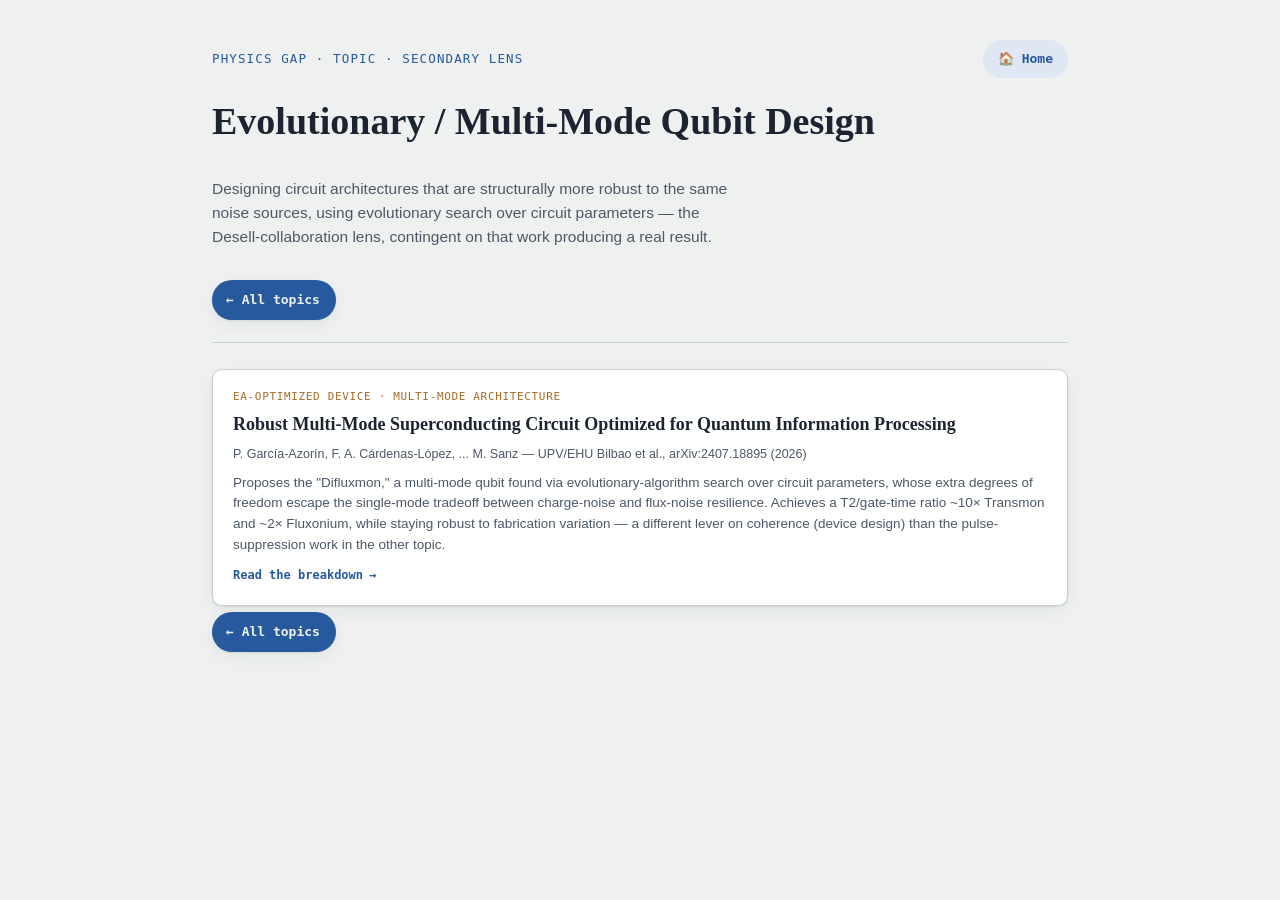
<file: phy/papers/topic-ea-design.html>
<!DOCTYPE html>
<html lang="en">
<head>
<meta charset="UTF-8">
<meta name="viewport" content="width=device-width, initial-scale=1">
<meta name="robots" content="noindex, nofollow">
<title>Evolutionary / Multi-Mode Qubit Design — Papers</title>
<link rel="stylesheet" href="../css/style.css">
</head>
<body>

<div class="page">

  <header class="notebook-header">
    <div class="nav-row">
      <span class="eyebrow">Physics gap · topic · secondary lens</span>
      <a class="home-btn" href="../index.html">🏠 Home</a>
    </div>
    <h1 class="title serif">Evolutionary / Multi-Mode Qubit Design</h1>
    <p class="subtitle">Designing circuit architectures that are structurally more robust to the
    same noise sources, using evolutionary search over circuit parameters — the
    Desell-collaboration lens, contingent on that work producing a real result.</p>
    <div class="crosslink"><a href="index.html">&larr; All topics</a></div>
  </header>

  <main>
    <div class="papers-grid">

      <a class="paper-card" href="robust-multimode-superconducting-circuit.html">
        <span class="ptag">EA-optimized device · multi-mode architecture</span>
        <h3>Robust Multi-Mode Superconducting Circuit Optimized for Quantum Information Processing</h3>
        <p class="pmeta">P. García-Azorín, F. A. Cárdenas-López, ... M. Sanz — UPV/EHU Bilbao et al., arXiv:2407.18895 (2026)</p>
        <p class="psnippet">Proposes the "Difluxmon," a multi-mode qubit found via evolutionary-algorithm search over circuit parameters, whose extra degrees of freedom escape the single-mode tradeoff between charge-noise and flux-noise resilience. Achieves a T2/gate-time ratio ~10&times; Transmon and ~2&times; Fluxonium, while staying robust to fabrication variation — a different lever on coherence (device design) than the pulse-suppression work in the other topic.</p>
        <span class="pgo">Read the breakdown <span class="arrow">&rarr;</span></span>
      </a>

    </div>
  </main>

  <div class="crosslink" style="margin-top: 6px;"><a href="index.html">&larr; All topics</a></div>

</div>
</body>
</html>
</file>
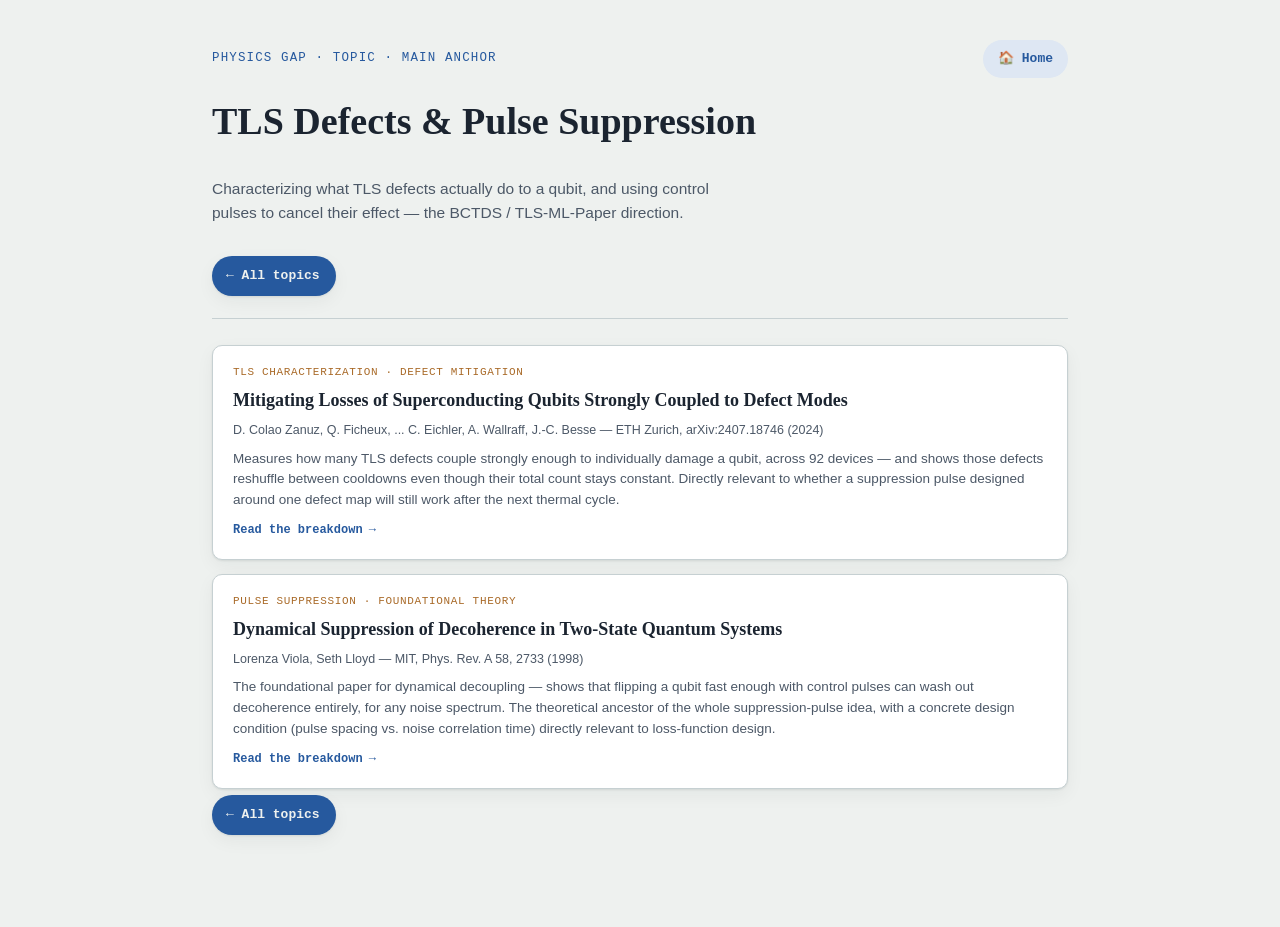
<file: phy/papers/topic-tls-suppression.html>
<!DOCTYPE html>
<html lang="en">
<head>
<meta charset="UTF-8">
<meta name="viewport" content="width=device-width, initial-scale=1">
<meta name="robots" content="noindex, nofollow">
<title>TLS Defects &amp; Pulse Suppression — Papers</title>
<link rel="stylesheet" href="../css/style.css">
</head>
<body>

<div class="page">

  <header class="notebook-header">
    <div class="nav-row">
      <span class="eyebrow">Physics gap · topic · main anchor</span>
      <a class="home-btn" href="../index.html">🏠 Home</a>
    </div>
    <h1 class="title serif">TLS Defects &amp; Pulse Suppression</h1>
    <p class="subtitle">Characterizing what TLS defects actually do to a qubit, and using control
    pulses to cancel their effect — the BCTDS / TLS-ML-Paper direction.</p>
    <div class="crosslink"><a href="index.html">&larr; All topics</a></div>
  </header>

  <main>
    <div class="papers-grid">

      <a class="paper-card" href="mitigating-losses-defect-modes.html">
        <span class="ptag">TLS characterization · defect mitigation</span>
        <h3>Mitigating Losses of Superconducting Qubits Strongly Coupled to Defect Modes</h3>
        <p class="pmeta">D. Colao Zanuz, Q. Ficheux, ... C. Eichler, A. Wallraff, J.-C. Besse — ETH Zurich, arXiv:2407.18746 (2024)</p>
        <p class="psnippet">Measures how many TLS defects couple strongly enough to individually damage a qubit, across 92 devices — and shows those defects reshuffle between cooldowns even though their total count stays constant. Directly relevant to whether a suppression pulse designed around one defect map will still work after the next thermal cycle.</p>
        <span class="pgo">Read the breakdown <span class="arrow">&rarr;</span></span>
      </a>

      <a class="paper-card" href="dynamical-suppression-decoherence.html">
        <span class="ptag">pulse suppression · foundational theory</span>
        <h3>Dynamical Suppression of Decoherence in Two-State Quantum Systems</h3>
        <p class="pmeta">Lorenza Viola, Seth Lloyd — MIT, Phys. Rev. A 58, 2733 (1998)</p>
        <p class="psnippet">The foundational paper for dynamical decoupling — shows that flipping a qubit fast enough with control pulses can wash out decoherence entirely, for any noise spectrum. The theoretical ancestor of the whole suppression-pulse idea, with a concrete design condition (pulse spacing vs. noise correlation time) directly relevant to loss-function design.</p>
        <span class="pgo">Read the breakdown <span class="arrow">&rarr;</span></span>
      </a>

    </div>
  </main>

  <div class="crosslink" style="margin-top: 6px;"><a href="index.html">&larr; All topics</a></div>

</div>
</body>
</html>
</file>
<file: basics/css/style.css>
:root {
    --paper: #EEF1EF;
    --paper-raised: #FFFFFF;
    --ink: #1B2430;
    --ink-soft: #4C5867;
    --rule: #C6D0D2;
    --accent: #26599E;
    --accent-soft: #DEE7F3;
    --measured: #A96A28;
    --measured-soft: #F1E2CB;
    --good: #3D7A57;
    --good-soft: #DCEDE3;
    --shadow: 0 1px 2px rgba(20,30,35,0.09), 0 6px 18px rgba(20,30,35,0.05);
  }
  @media (prefers-color-scheme: dark) {
    :root {
      --paper: #0F1F35;
      --paper-raised: #142A47;
      --ink: #E7ECF2;
      --ink-soft: #A9B7C9;
      --rule: #2B4468;
      --accent: #82B4E9;
      --accent-soft: #1D3A5C;
      --measured: #DFA05C;
      --measured-soft: #3A2C19;
      --good: #74CE9E;
      --good-soft: #163627;
      --shadow: 0 1px 2px rgba(0,0,0,0.35), 0 6px 20px rgba(0,0,0,0.25);
    }
  }
  :root[data-theme="dark"] {
    --paper: #0F1F35;
    --paper-raised: #142A47;
    --ink: #E7ECF2;
    --ink-soft: #A9B7C9;
    --rule: #2B4468;
    --accent: #82B4E9;
    --accent-soft: #1D3A5C;
    --measured: #DFA05C;
    --measured-soft: #3A2C19;
    --good: #74CE9E;
    --good-soft: #163627;
    --shadow: 0 1px 2px rgba(0,0,0,0.35), 0 6px 20px rgba(0,0,0,0.25);
  }
  :root[data-theme="light"] {
    --paper: #EEF1EF;
    --paper-raised: #FFFFFF;
    --ink: #1B2430;
    --ink-soft: #4C5867;
    --rule: #C6D0D2;
    --accent: #26599E;
    --accent-soft: #DEE7F3;
    --measured: #A96A28;
    --measured-soft: #F1E2CB;
    --good: #3D7A57;
    --good-soft: #DCEDE3;
    --shadow: 0 1px 2px rgba(20,30,35,0.09), 0 6px 18px rgba(20,30,35,0.05);
  }

  @media (prefers-reduced-motion: reduce) {
    * { animation: none !important; transition: none !important; }
  }

  * { box-sizing: border-box; }
  html, body { overflow-x: hidden; }
  body {
    margin: 0;
    background: var(--paper);
    color: var(--ink);
    font-family: -apple-system, BlinkMacSystemFont, "Segoe UI", "Helvetica Neue", Arial, sans-serif;
    line-height: 1.55;
  }
  .serif { font-family: "Iowan Old Style", "Palatino Linotype", Palatino, Georgia, "Times New Roman", serif; }
  .mono { font-family: ui-monospace, "Cascadia Code", "SF Mono", Consolas, "Liberation Mono", monospace; }

  .page {
    max-width: 900px;
    margin: 0 auto;
    padding: 40px 22px 90px;
  }

  /* ---------- Header ---------- */
  .notebook-header {
    display: flex;
    flex-direction: column;
    gap: 10px;
    padding-bottom: 22px;
    border-bottom: 1px solid var(--rule);
    margin-bottom: 26px;
  }
  .eyebrow {
    font-family: ui-monospace, "Cascadia Code", "SF Mono", Consolas, monospace;
    font-size: 12.5px;
    letter-spacing: 0.09em;
    text-transform: uppercase;
    color: var(--accent);
  }
  h1.title {
    font-size: clamp(28px, 4vw, 38px);
    margin: 0;
    text-wrap: balance;
    font-weight: 600;
  }
  .subtitle {
    color: var(--ink-soft);
    font-size: 15.5px;
    max-width: 62ch;
  }
  .source-links {
    display: flex;
    flex-wrap: wrap;
    gap: 8px;
    margin-top: 4px;
  }
  .source-chip {
    font-family: ui-monospace, "Cascadia Code", "SF Mono", Consolas, monospace;
    font-size: 12px;
    padding: 3px 9px;
    border-radius: 5px;
    background: var(--accent-soft);
    color: var(--accent);
    border: 1px solid transparent;
  }
  .crosslink { margin-top: 6px; }
  .crosslink a {
    display: inline-flex;
    align-items: center;
    gap: 8px;
    font-family: ui-monospace, "Cascadia Code", "SF Mono", Consolas, monospace;
    font-size: 13px;
    font-weight: 600;
    color: var(--paper);
    background: var(--accent);
    text-decoration: none;
    padding: 10px 16px 10px 14px;
    border-radius: 999px;
    box-shadow: var(--shadow);
    transition: transform 0.12s ease, box-shadow 0.12s ease;
  }
  .crosslink a:hover {
    transform: translateY(-1px);
    box-shadow: 0 2px 6px rgba(20,30,35,0.18), 0 12px 24px rgba(20,30,35,0.14);
  }
  .crosslink a:active { transform: translateY(0); }
  .crosslink a:focus-visible { outline: 2px solid var(--accent); outline-offset: 3px; }
  .crosslink a .arrow { display: inline-block; transition: transform 0.15s ease; }
  .crosslink a:hover .arrow { transform: translateX(3px); }

  .crosslink-back {
    display: inline-flex;
    align-items: center;
    gap: 6px;
    font-family: ui-monospace, "Cascadia Code", "SF Mono", Consolas, monospace;
    font-size: 12.5px;
    color: var(--ink-soft);
    text-decoration: none;
    padding: 7px 13px;
    border-radius: 999px;
    border: 1px solid var(--rule);
    background: var(--paper-raised);
    transition: color 0.12s ease, border-color 0.12s ease, background 0.12s ease;
    white-space: nowrap;
  }
  .crosslink-back:hover { color: var(--accent); border-color: var(--accent); background: var(--accent-soft); }
  .crosslink-back:focus-visible { outline: 2px solid var(--accent); outline-offset: 3px; }

  /* ---------- Phase tracker ---------- */
  .phase-tracker {
    display: flex;
    gap: 6px;
    flex-wrap: wrap;
    margin-bottom: 34px;
  }
  .phase-pill {
    flex: 1 1 auto;
    min-width: 92px;
    text-align: center;
    padding: 8px 6px;
    border-radius: 7px;
    font-size: 12px;
    border: 1px solid var(--rule);
    color: var(--ink-soft);
    background: var(--paper-raised);
  }
  a.phase-pill {
    display: block;
    text-decoration: none;
    cursor: pointer;
    transition: border-color 0.12s ease, background 0.12s ease;
  }
  a.phase-pill:hover { border-color: var(--accent); background: var(--accent-soft); color: var(--accent); }
  a.phase-pill:focus-visible { outline: 2px solid var(--accent); outline-offset: 2px; }
  .phase-pill .num { display:block; font-family: ui-monospace, monospace; font-size: 10.5px; opacity: 0.7; margin-bottom: 2px; letter-spacing: 0.06em;}
  .phase-pill.active {
    border-color: var(--accent);
    background: var(--accent-soft);
    color: var(--accent);
    font-weight: 600;
  }
  .phase-pill.upcoming { opacity: 0.55; }

  /* ---------- Entry cards ---------- */
  .entry {
    background: var(--paper-raised);
    border: 1px solid var(--rule);
    border-radius: 10px;
    box-shadow: var(--shadow);
    padding: 26px 26px 28px;
    margin-bottom: 22px;
  }
  .entry-head {
    display: flex;
    align-items: baseline;
    gap: 10px;
    margin-bottom: 6px;
  }
  .entry-tag {
    font-family: ui-monospace, monospace;
    font-size: 11px;
    color: var(--ink-soft);
    letter-spacing: 0.05em;
  }
  h2.entry-title {
    font-family: "Iowan Old Style", "Palatino Linotype", Palatino, Georgia, serif;
    font-size: 22px;
    margin: 0 0 14px 0;
    font-weight: 600;
  }
  .entry-grid {
    display: grid;
    grid-template-columns: minmax(220px, 320px) 1fr;
    gap: 24px;
    align-items: start;
  }
  .entry-grid > * { min-width: 0; }
  @media (max-width: 640px) {
    .entry-grid { grid-template-columns: 1fr; }
  }
  .diagram-panel {
    background: var(--paper);
    border: 1px solid var(--rule);
    border-radius: 8px;
    padding: 10px;
    display: flex;
    align-items: center;
    justify-content: center;
    min-width: 0;
  }
  .diagram-panel svg { width: 100%; height: auto; display: block; }
  .diagram-caption {
    font-size: 12px;
    color: var(--ink-soft);
    text-align: center;
    margin-top: 6px;
  }
  .text-panel p { margin: 0 0 12px 0; }
  .text-panel p:last-child { margin-bottom: 0; }

  /* ---------- Derivation / equation box ---------- */
  .eq-box {
    position: relative;
    border: 1px solid var(--rule);
    background: var(--paper);
    border-radius: 4px;
    padding: 14px 18px;
    margin: 14px 0;
    font-family: ui-monospace, "Cascadia Code", "SF Mono", Consolas, monospace;
    font-size: 14px;
    max-width: 100%;
    overflow-x: auto;
    -webkit-overflow-scrolling: touch;
  }
  .eq-box::before, .eq-box::after,
  .eq-box .corner-br, .eq-box .corner-bl {
    content: "";
    position: absolute;
    width: 9px; height: 9px;
    border-color: var(--accent);
  }
  .eq-box::before { top: -1px; left: -1px; border-top: 2px solid var(--accent); border-left: 2px solid var(--accent); }
  .eq-box::after { top: -1px; right: -1px; border-top: 2px solid var(--accent); border-right: 2px solid var(--accent); }
  .eq-box .corner-bl { bottom: -1px; left: -1px; border-bottom: 2px solid var(--accent); border-left: 2px solid var(--accent); }
  .eq-box .corner-br { bottom: -1px; right: -1px; border-bottom: 2px solid var(--accent); border-right: 2px solid var(--accent); }
  .eq-line { white-space: pre; }
  .eq-note { font-family: -apple-system, "Segoe UI", sans-serif; font-size: 12.5px; color: var(--ink-soft); margin-top: 8px; }

  /* ---------- callouts ---------- */
  .callout {
    border-radius: 6px;
    padding: 10px 14px;
    font-size: 13.5px;
    margin: 12px 0;
  }
  .callout-code {
    background: var(--accent-soft);
    color: var(--ink);
    border-left: 3px solid var(--accent);
  }
  .callout-code .label { font-family: ui-monospace, monospace; font-size: 11px; color: var(--accent); text-transform: uppercase; letter-spacing: 0.05em; display:block; margin-bottom: 3px;}
  .callout-code code { font-family: ui-monospace, "Cascadia Code", monospace; font-size: 13px; }
  .callout-paper {
    background: var(--measured-soft);
    border-left: 3px solid var(--measured);
  }
  .callout-paper .label { font-family: ui-monospace, monospace; font-size: 11px; color: var(--measured); text-transform: uppercase; letter-spacing: 0.05em; display:block; margin-bottom: 3px;}

  /* ---------- notation decoder ---------- */
  .notation-intro { font-size: 14.5px; color: var(--ink-soft); max-width: 68ch; margin: 0 0 18px; }
  .notation-group { margin-bottom: 22px; }
  .notation-group:last-child { margin-bottom: 0; }
  .notation-group h3 {
    font-family: "Iowan Old Style", Georgia, serif;
    font-size: 15.5px;
    margin: 0 0 3px;
    color: var(--ink);
  }
  .notation-group .group-note { font-size: 12.5px; color: var(--ink-soft); margin: 0 0 10px; }
  .table-scroll { overflow-x: auto; border-radius: 6px; border: 1px solid var(--rule); }
  table.notation-table { width: 100%; border-collapse: collapse; font-size: 13.5px; min-width: 480px; }
  table.notation-table th {
    text-align: left;
    font-family: ui-monospace, monospace;
    font-size: 10.5px;
    text-transform: uppercase;
    letter-spacing: 0.05em;
    color: var(--ink-soft);
    background: var(--paper);
    padding: 8px 12px;
    border-bottom: 1px solid var(--rule);
  }
  table.notation-table td {
    padding: 9px 12px;
    border-bottom: 1px solid var(--rule);
    vertical-align: top;
  }
  table.notation-table tr:last-child td { border-bottom: none; }
  table.notation-table td.sym {
    font-family: ui-monospace, "Cascadia Code", monospace;
    font-size: 15px;
    color: var(--accent);
    white-space: nowrap;
    font-weight: 600;
  }
  table.notation-table td.say { color: var(--ink-soft); font-size: 12.5px; white-space: nowrap; }
  table.notation-table td.where {
    font-family: ui-monospace, monospace;
    font-size: 11px;
    color: var(--measured);
    white-space: nowrap;
  }
  .notation-tip {
    background: var(--accent-soft);
    border-left: 3px solid var(--accent);
    border-radius: 6px;
    padding: 10px 14px;
    font-size: 13.5px;
    margin-top: 18px;
  }
  .notation-tip b { color: var(--accent); }

  .jump-link {
    position: fixed;
    right: 20px;
    bottom: 20px;
    background: var(--accent);
    color: var(--paper-raised);
    text-decoration: none;
    padding: 10px 16px;
    border-radius: 999px;
    font-family: ui-monospace, monospace;
    font-size: 12.5px;
    box-shadow: var(--shadow);
    z-index: 50;
    border: 1px solid transparent;
  }
  .jump-link:focus-visible {
    outline: 2px solid var(--accent);
    outline-offset: 3px;
  }

  /* ---------- section quick-nav (mirrors the notation button, left side) ---------- */
  .section-nav { position: fixed; left: 20px; bottom: 20px; z-index: 50; }
  .section-nav-toggle {
    display: inline-flex;
    align-items: center;
    gap: 6px;
    background: var(--accent);
    color: var(--paper-raised);
    text-decoration: none;
    padding: 10px 16px;
    border-radius: 999px;
    font-family: ui-monospace, monospace;
    font-size: 12.5px;
    box-shadow: var(--shadow);
    border: 1px solid transparent;
    cursor: pointer;
    position: relative;
    z-index: 52;
  }
  .section-nav-toggle:focus-visible { outline: 2px solid var(--accent); outline-offset: 3px; }

  .section-nav-backdrop {
    position: fixed;
    inset: 0;
    background: rgba(10, 16, 24, 0.42);
    z-index: 48;
    display: none;
  }
  .section-nav.open .section-nav-backdrop { display: block; }

  .section-nav-menu {
    position: absolute;
    left: 0;
    bottom: calc(100% + 10px);
    width: min(272px, calc(100vw - 40px));
    max-height: min(56vh, 440px);
    overflow-y: auto;
    background: var(--paper-raised);
    border: 1px solid var(--rule);
    border-radius: 12px;
    box-shadow: var(--shadow);
    padding: 6px;
    display: none;
    z-index: 51;
    scrollbar-width: thin;
    scrollbar-color: var(--rule) transparent;
  }
  .section-nav-menu::-webkit-scrollbar { width: 6px; }
  .section-nav-menu::-webkit-scrollbar-track { background: transparent; }
  .section-nav-menu::-webkit-scrollbar-thumb { background: var(--rule); border-radius: 3px; }
  .section-nav.open .section-nav-menu { display: block; }

  .snav-header {
    display: flex;
    align-items: center;
    justify-content: space-between;
    padding: 6px 8px 8px;
    margin-bottom: 4px;
    border-bottom: 1px solid var(--rule);
    font-family: ui-monospace, monospace;
    font-size: 10.5px;
    text-transform: uppercase;
    letter-spacing: 0.06em;
    color: var(--ink-soft);
  }
  .snav-close {
    background: none;
    border: none;
    color: var(--ink-soft);
    cursor: pointer;
    font-size: 13px;
    line-height: 1;
    padding: 3px 7px;
    border-radius: 5px;
  }
  .snav-close:hover, .snav-close:focus-visible { color: var(--accent); background: var(--accent-soft); }
  .snav-close:focus-visible { outline: 2px solid var(--accent); outline-offset: 1px; }

  .section-nav-menu .snav-group-title {
    font-family: "Iowan Old Style", Georgia, serif;
    font-size: 12.5px;
    font-weight: 600;
    color: var(--ink);
    padding: 9px 8px 4px;
  }
  .section-nav-menu .snav-group-title.first { padding-top: 4px; }
  .section-nav-menu a {
    display: flex;
    gap: 9px;
    align-items: baseline;
    padding: 6px 8px;
    border-radius: 6px;
    text-decoration: none;
    color: var(--ink-soft);
    font-size: 13px;
  }
  .section-nav-menu a .snav-num {
    font-family: ui-monospace, monospace;
    font-size: 11px;
    color: var(--accent);
    min-width: 26px;
    flex-shrink: 0;
  }
  .section-nav-menu a:hover, .section-nav-menu a:focus-visible { background: var(--accent-soft); color: var(--ink); }
  .section-nav-menu a:focus-visible { outline: 2px solid var(--accent); outline-offset: -2px; }
  .section-nav-menu .snav-note { font-size: 11.5px; color: var(--ink-soft); padding: 8px 8px 2px; opacity: 0.75; }

  /* ---------- back-to-where-you-were ---------- */
  .back-link {
    position: fixed;
    right: 20px;
    bottom: 68px;
    background: var(--paper-raised);
    color: var(--accent);
    border: 1px solid var(--accent);
    text-decoration: none;
    padding: 9px 15px;
    border-radius: 999px;
    font-family: ui-monospace, monospace;
    font-size: 12.5px;
    box-shadow: var(--shadow);
    z-index: 51;
    opacity: 0;
    pointer-events: none;
  }
  .back-link.show { opacity: 1; pointer-events: auto; }
  .back-link:focus-visible { outline: 2px solid var(--accent); outline-offset: 3px; }

  /* ---------- jump-target highlighting ---------- */
  .entry:target {
    border-color: var(--accent);
    box-shadow: 0 0 0 3px var(--accent-soft), var(--shadow);
  }
  table.notation-table tr:target td { background: var(--accent-soft); }

  /* ---------- inline symbol links (content → glossary) ---------- */
  a.sym-link {
    color: inherit;
    text-decoration: none;
    border-bottom: 1px dotted var(--accent);
    cursor: pointer;
  }
  a.sym-link:hover, a.sym-link:focus-visible { color: var(--accent); border-bottom-style: solid; }
  a.sym-link:focus-visible { outline: 2px solid var(--accent); outline-offset: 2px; border-radius: 2px; }

  /* ---------- "Where" column links ---------- */
  table.notation-table td.where a {
    color: var(--measured);
    text-decoration: none;
    border-bottom: 1px dotted var(--measured);
  }
  table.notation-table td.where a:hover, table.notation-table td.where a:focus-visible { color: var(--accent); border-bottom-color: var(--accent); }
  table.notation-table td.where a:focus-visible { outline: 2px solid var(--accent); outline-offset: 2px; border-radius: 2px; }

  /* ---------- matrices ---------- */
  .matrix-row { display: flex; gap: 22px; flex-wrap: wrap; margin: 14px 0; }
  .matrix { display: flex; align-items: stretch; }
  .matrix-bracket { width: 7px; border-top: 2px solid var(--ink); border-bottom: 2px solid var(--ink); }
  .matrix-bracket.left { border-left: 2px solid var(--ink); }
  .matrix-bracket.right { border-right: 2px solid var(--ink); }
  .matrix-grid {
    display: grid;
    grid-template-columns: 1fr 1fr;
    gap: 2px 14px;
    padding: 6px 10px;
    font-family: ui-monospace, "Cascadia Code", monospace;
    font-size: 14px;
    text-align: center;
    min-width: 60px;
  }
  .matrix-label { font-family: "Iowan Old Style", Georgia, serif; font-size: 15px; align-self: center; margin-right: 4px; }
  .matrix-wrap { display:flex; align-items:center; gap: 2px; }

  /* ---------- application cards ---------- */
  .app-grid { display: grid; grid-template-columns: repeat(auto-fit, minmax(200px, 1fr)); gap: 12px; margin: 14px 0 4px; }
  .app-card { border: 1px solid var(--rule); border-radius: 8px; padding: 12px 14px; background: var(--paper); }
  .app-card .app-title { font-family: "Iowan Old Style", Georgia, serif; font-size: 14.5px; font-weight: 600; display: flex; flex-wrap: wrap; align-items: center; justify-content: space-between; gap: 6px 8px; }
  .app-status { font-family: ui-monospace, monospace; font-size: 9.5px; text-transform: uppercase; letter-spacing: 0.05em; padding: 2px 7px; border-radius: 4px; white-space: nowrap; flex-shrink: 0; }
  .app-status.proven { background: var(--good-soft); color: var(--good); }
  .app-status.emerging { background: var(--measured-soft); color: var(--measured); }
  .app-card p { font-size: 12.5px; color: var(--ink-soft); margin: 6px 0 0; }

  /* ---------- flow chain ---------- */
  .flow-chain { display: flex; align-items: center; flex-wrap: wrap; gap: 2px; margin: 16px 0 6px; }
  .flow-node { background: var(--accent-soft); color: var(--accent); border-radius: 7px; padding: 8px 11px; font-size: 11.5px; font-family: ui-monospace, monospace; text-align: center; max-width: 138px; line-height: 1.3; }
  .flow-node.emph { background: var(--measured-soft); color: var(--measured); font-weight: 600; }
  .flow-arrow { color: var(--ink-soft); font-size: 15px; padding: 0 5px; flex-shrink: 0; }

  /* ---------- side-by-side compare ---------- */
  .compare-row { display: flex; gap: 20px; justify-content: center; align-items: flex-start; }
  .compare-col { text-align: center; flex: 1; }
  .compare-col .compare-label { font-size: 11px; color: var(--ink-soft); font-family: ui-monospace, monospace; margin-top: 6px; }

  /* ---------- interactive rabi ---------- */
  .rabi-controls { display: flex; flex-direction: column; gap: 6px; margin: 14px 0 4px; }
  .rabi-controls label { font-size: 13px; color: var(--ink-soft); display: flex; justify-content: space-between; }
  .rabi-controls input[type="range"] { width: 100%; accent-color: var(--accent); }
  .rabi-controls input[type="range"]:focus-visible { outline: 2px solid var(--accent); outline-offset: 3px; border-radius: 3px; }
  .rabi-readout {
    display: flex; gap: 18px; flex-wrap: wrap;
    font-family: ui-monospace, monospace; font-size: 12.5px;
    color: var(--ink-soft); margin-top: 8px;
  }
  .rabi-readout b { color: var(--ink); }

  /* ---------- checklist ---------- */
  .checklist { list-style: none; padding: 0; margin: 6px 0 0; display: flex; flex-direction: column; gap: 9px; }
  .checklist li { display: flex; align-items: flex-start; gap: 9px; font-size: 14px; }
  .checklist input[type="checkbox"] { margin-top: 3px; accent-color: var(--good); width: 15px; height: 15px; flex-shrink: 0; }
  .checklist input[type="checkbox"]:focus-visible { outline: 2px solid var(--good); outline-offset: 2px; border-radius: 3px; }
  .checklist input:checked + span { color: var(--ink-soft); text-decoration: line-through; text-decoration-color: var(--good); }

  .notes-field {
    width: 100%;
    min-height: 90px;
    resize: vertical;
    margin-top: 12px;
    border: 1px solid var(--rule);
    border-radius: 6px;
    background: var(--paper);
    color: var(--ink);
    font-family: ui-monospace, "Cascadia Code", monospace;
    font-size: 13px;
    padding: 10px 12px;
    outline: none;
    transition: border-color 0.12s ease, box-shadow 0.12s ease;
  }
  .notes-field:focus {
    border-color: var(--accent);
    box-shadow: 0 0 0 3px var(--accent-soft);
  }
  .notes-field::placeholder { color: var(--ink-soft); opacity: 0.75; }
  .notes-label {
    display: flex; justify-content: space-between; align-items: center;
    font-size: 12px; color: var(--ink-soft); margin-top: 16px;
    text-transform: uppercase; letter-spacing: 0.04em;
  }
  .saved-flag {
    color: var(--good);
    opacity: 0;
    transition: opacity 0.3s ease;
    font-family: ui-monospace, monospace;
  }
  .saved-flag.show { opacity: 1; }

  footer.next-up {
    border-top: 1px solid var(--rule);
    margin-top: 30px;
    padding-top: 22px;
    color: var(--ink-soft);
    font-size: 14px;
  }
  footer.next-up .phase-next-title { color: var(--ink); font-weight: 600; font-family: "Iowan Old Style", Georgia, serif; font-size: 17px; }

  /* ---------- nav row / home button (papers section) ---------- */
  .nav-row { display: flex; align-items: center; justify-content: space-between; gap: 12px; flex-wrap: wrap; margin-bottom: 4px; }
  .home-btn {
    display: inline-flex; align-items: center; gap: 7px;
    font-family: ui-monospace, monospace; font-size: 13px; font-weight: 600;
    color: var(--accent); background: var(--accent-soft); text-decoration: none;
    padding: 8px 14px; border-radius: 999px; border: 1px solid transparent;
    transition: transform 0.12s ease, box-shadow 0.12s ease, background 0.12s ease, color 0.12s ease;
  }
  .home-btn:hover { background: var(--accent); color: var(--paper-raised); box-shadow: var(--shadow); transform: translateY(-1px); }
  .home-btn:focus-visible { outline: 2px solid var(--accent); outline-offset: 3px; }

  /* ---------- papers list ---------- */
  .papers-grid { display: flex; flex-direction: column; gap: 14px; }
  .topics-grid { display: grid; grid-template-columns: 1fr 1fr; gap: 14px; }
  @media (max-width: 640px) { .topics-grid { grid-template-columns: 1fr; } }
  .topic-card h3 { font-size: 20px; }
  .topic-card .psnippet { margin-bottom: 10px; }
  a.paper-card {
    display: block; background: var(--paper-raised); border: 1px solid var(--rule); border-radius: 10px;
    box-shadow: var(--shadow); padding: 18px 20px; text-decoration: none; color: inherit;
    transition: border-color 0.12s ease, transform 0.12s ease;
  }
  a.paper-card:hover { border-color: var(--accent); transform: translateY(-1px); }
  a.paper-card:focus-visible { outline: 2px solid var(--accent); outline-offset: 3px; }
  .paper-card .ptag {
    font-family: ui-monospace, monospace; font-size: 11px; letter-spacing: 0.06em; text-transform: uppercase;
    color: var(--measured); display: block; margin-bottom: 6px;
  }
  .paper-card h3 {
    font-family: "Iowan Old Style", "Palatino Linotype", Palatino, Georgia, serif;
    font-size: 18px; margin: 0 0 6px; font-weight: 600; color: var(--ink);
  }
  .paper-card .pmeta { font-size: 12.5px; color: var(--ink-soft); margin: 0 0 8px; }
  .paper-card .psnippet { font-size: 13.5px; color: var(--ink-soft); margin: 0; }
  .paper-card .pgo {
    display: inline-flex; align-items: center; gap: 6px; margin-top: 10px;
    font-family: ui-monospace, monospace; font-size: 12px; color: var(--accent); font-weight: 600;
  }
  .paper-card:hover .pgo .arrow { transform: translateX(3px); }
  .paper-card .pgo .arrow { display: inline-block; transition: transform 0.15s ease; }

  /* ---------- paper detail page ---------- */
  .paper-meta-block { color: var(--ink-soft); font-size: 14px; margin: 0 0 22px; line-height: 1.6; }
  .paper-meta-block b { color: var(--ink); }
  .paper-meta-block a { color: var(--accent); }
  blockquote.abstract {
    margin: 0 0 30px; padding: 16px 18px; background: var(--paper); border: 1px solid var(--rule);
    border-left: 3px solid var(--ink-soft); border-radius: 6px; font-size: 14.5px; line-height: 1.65; color: var(--ink);
  }
  blockquote.abstract .abs-label {
    font-family: ui-monospace, monospace; font-size: 11px; letter-spacing: 0.06em; text-transform: uppercase;
    color: var(--ink-soft); display: block; margin-bottom: 8px;
  }

  /* inline highlight for "this is the part relevant to your suppression work" */
  mark.relevant {
    background: var(--measured-soft); color: var(--measured); font-weight: 700;
    text-decoration: underline; text-decoration-color: var(--measured);
    text-decoration-thickness: 1.5px; text-underline-offset: 2px;
    padding: 1px 3px; border-radius: 3px;
  }

  /* ---------- top-level accordion (Terminologies / What / How / Why / Results) ---------- */
  .accordion { display: flex; flex-direction: column; gap: 12px; }
  details.accordion-item {
    background: var(--paper-raised);
    border: 1px solid var(--rule);
    border-radius: 10px;
    box-shadow: var(--shadow);
    overflow: hidden;
  }
  details.accordion-item[open] { border-color: var(--accent); }
  details.accordion-item > summary {
    list-style: none;
    cursor: pointer;
    padding: 18px 22px;
    display: flex;
    align-items: center;
    justify-content: space-between;
    gap: 14px;
    user-select: none;
  }
  details.accordion-item > summary::-webkit-details-marker { display: none; }
  details.accordion-item > summary::marker { content: ""; }
  details.accordion-item > summary:hover { background: var(--accent-soft); }
  details.accordion-item[open] > summary { border-bottom: 1px solid var(--rule); }
  .acc-summary-text { display: flex; flex-direction: column; gap: 3px; }
  .acc-summary-text .acc-title {
    font-family: "Iowan Old Style", "Palatino Linotype", Palatino, Georgia, serif;
    font-size: 19px; font-weight: 600; color: var(--ink);
  }
  .acc-summary-text .acc-sub { font-size: 12.5px; color: var(--ink-soft); }
  .acc-chevron {
    flex-shrink: 0; width: 26px; height: 26px; border-radius: 50%;
    display: flex; align-items: center; justify-content: center;
    background: var(--accent-soft); color: var(--accent);
    font-size: 15px; font-weight: 700;
    transition: transform 0.16s ease, background 0.16s ease, color 0.16s ease;
  }
  details.accordion-item[open] > summary .acc-chevron { transform: rotate(45deg); background: var(--accent); color: var(--paper-raised); }
  .accordion-body { padding: 6px 22px 24px; }

  /* ---------- nested term accordion (used inside Terminologies / How) ---------- */
  details.term-item {
    border: 1px solid var(--rule);
    border-radius: 8px;
    background: var(--paper);
    margin-bottom: 10px;
  }
  details.term-item:last-child { margin-bottom: 0; }
  details.term-item[open] { border-color: var(--accent); }
  details.term-item > summary {
    list-style: none;
    cursor: pointer;
    padding: 12px 16px;
    display: flex;
    align-items: center;
    justify-content: space-between;
    gap: 10px;
    font-family: ui-monospace, "Cascadia Code", "SF Mono", Consolas, monospace;
    font-size: 13.5px;
    font-weight: 600;
    color: var(--accent);
    user-select: none;
  }
  details.term-item > summary::-webkit-details-marker { display: none; }
  details.term-item > summary::marker { content: ""; }
  details.term-item > summary:hover { background: var(--accent-soft); }
  details.term-item > summary .term-chevron { font-size: 11px; color: var(--ink-soft); transition: transform 0.15s ease; flex-shrink: 0; }
  details.term-item[open] > summary .term-chevron { transform: rotate(90deg); color: var(--accent); }
  .term-body { padding: 6px 16px 18px; }
</file>
<file: notes/css/style.css>
:root {
  --paper: #F6F5F1;
  --card: #FFFFFF;
  --ink: #23241F;
  --ink-soft: #6B6B62;
  --rule: #DEDCD2;
  --accent: #5B7355;
  --accent-soft: #E4EBE0;
  --danger: #B4483A;
  --danger-soft: #F5E3E0;
  --shadow: 0 1px 2px rgba(30,30,20,0.08), 0 4px 14px rgba(30,30,20,0.05);
}
@media (prefers-color-scheme: dark) {
  :root {
    --paper: #1C1D18;
    --card: #24261F;
    --ink: #E9E8E0;
    --ink-soft: #A3A296;
    --rule: #3A3C31;
    --accent: #8FB086;
    --accent-soft: #2C3527;
    --danger: #D97463;
    --danger-soft: #3A2620;
    --shadow: 0 1px 2px rgba(0,0,0,0.35), 0 4px 16px rgba(0,0,0,0.25);
  }
}
:root[data-theme="dark"] {
  --paper: #1C1D18; --card: #24261F; --ink: #E9E8E0; --ink-soft: #A3A296;
  --rule: #3A3C31; --accent: #8FB086; --accent-soft: #2C3527;
  --danger: #D97463; --danger-soft: #3A2620;
  --shadow: 0 1px 2px rgba(0,0,0,0.35), 0 4px 16px rgba(0,0,0,0.25);
}
:root[data-theme="light"] {
  --paper: #F6F5F1; --card: #FFFFFF; --ink: #23241F; --ink-soft: #6B6B62;
  --rule: #DEDCD2; --accent: #5B7355; --accent-soft: #E4EBE0;
  --danger: #B4483A; --danger-soft: #F5E3E0;
  --shadow: 0 1px 2px rgba(30,30,20,0.08), 0 4px 14px rgba(30,30,20,0.05);
}

@media (prefers-reduced-motion: reduce) {
  * { animation: none !important; transition: none !important; }
}

* { box-sizing: border-box; }
html, body { overflow-x: hidden; }
body {
  margin: 0;
  background: var(--paper);
  color: var(--ink);
  font-family: -apple-system, BlinkMacSystemFont, "Segoe UI", Roboto, sans-serif;
  line-height: 1.5;
}

.wrap {
  max-width: 640px;
  margin: 0 auto;
  padding: 28px 18px 100px;
}

.top {
  display: flex;
  align-items: baseline;
  justify-content: space-between;
  margin-bottom: 20px;
}
.top h1 {
  font-size: 22px;
  margin: 0;
  font-weight: 700;
}
.status {
  font-size: 12.5px;
  color: var(--ink-soft);
  font-family: ui-monospace, "SF Mono", Consolas, monospace;
  min-height: 1em;
}
.status.error { color: var(--danger); }
.status.ok { color: var(--accent); }

.composer {
  background: var(--card);
  border: 1px solid var(--rule);
  border-radius: 12px;
  box-shadow: var(--shadow);
  padding: 14px;
  margin-bottom: 26px;
}
.composer textarea {
  width: 100%;
  border: none;
  background: transparent;
  color: var(--ink);
  font-size: 15px;
  font-family: inherit;
  resize: vertical;
  outline: none;
  min-height: 64px;
}
.composer textarea::placeholder { color: var(--ink-soft); }
.composer-row {
  display: flex;
  align-items: center;
  justify-content: space-between;
  gap: 12px;
  margin-top: 8px;
  padding-top: 10px;
  border-top: 1px solid var(--rule);
}
.hint {
  font-size: 11.5px;
  color: var(--ink-soft);
}

.btn {
  background: var(--accent);
  color: var(--card);
  border: none;
  border-radius: 8px;
  padding: 9px 16px;
  font-size: 13.5px;
  font-weight: 600;
  cursor: pointer;
  flex-shrink: 0;
}
.btn:disabled { opacity: 0.5; cursor: default; }
.btn:focus-visible { outline: 2px solid var(--accent); outline-offset: 2px; }
.btn-ghost {
  background: transparent;
  color: var(--ink-soft);
  border: 1px solid var(--rule);
}
.btn-danger {
  background: transparent;
  color: var(--danger);
  border: 1px solid var(--danger);
}

.list {
  display: flex;
  flex-direction: column;
  gap: 12px;
}

.note {
  background: var(--card);
  border: 1px solid var(--rule);
  border-radius: 12px;
  box-shadow: var(--shadow);
  padding: 14px;
}
.note-text {
  white-space: pre-wrap;
  font-size: 15px;
  margin: 0 0 10px;
  word-break: break-word;
}
.note-meta {
  display: flex;
  align-items: center;
  justify-content: space-between;
  gap: 10px;
}
.note-time {
  font-size: 11px;
  color: var(--ink-soft);
  font-family: ui-monospace, "SF Mono", Consolas, monospace;
}
.note-actions {
  display: flex;
  gap: 8px;
}
.note-actions button {
  background: none;
  border: none;
  color: var(--ink-soft);
  font-size: 12px;
  cursor: pointer;
  padding: 4px 6px;
  border-radius: 5px;
}
.note-actions button:hover, .note-actions button:focus-visible { color: var(--accent); background: var(--accent-soft); }
.note-actions button.delete:hover, .note-actions button.delete:focus-visible { color: var(--danger); background: var(--danger-soft); }
.note-actions button:focus-visible { outline: 2px solid var(--accent); outline-offset: 1px; }

.note-edit textarea {
  width: 100%;
  border: 1px solid var(--rule);
  border-radius: 8px;
  background: var(--paper);
  color: var(--ink);
  font-family: inherit;
  font-size: 15px;
  padding: 10px;
  resize: vertical;
  outline: none;
}
.note-edit textarea:focus { border-color: var(--accent); box-shadow: 0 0 0 3px var(--accent-soft); }
.note-edit .row {
  display: flex;
  gap: 8px;
  justify-content: flex-end;
  margin-top: 8px;
}

.empty {
  text-align: center;
  color: var(--ink-soft);
  font-size: 13.5px;
  margin-top: 40px;
}

.skeleton {
  height: 60px;
  border-radius: 12px;
  background: linear-gradient(90deg, var(--card) 25%, var(--rule) 37%, var(--card) 63%);
  background-size: 400% 100%;
}
</file>
<file: phy/css/style.css>
:root {
    --paper: #EEF1EF;
    --paper-raised: #FFFFFF;
    --ink: #1B2430;
    --ink-soft: #4C5867;
    --rule: #C6D0D2;
    --accent: #26599E;
    --accent-soft: #DEE7F3;
    --measured: #A96A28;
    --measured-soft: #F1E2CB;
    --good: #3D7A57;
    --good-soft: #DCEDE3;
    --shadow: 0 1px 2px rgba(20,30,35,0.09), 0 6px 18px rgba(20,30,35,0.05);
  }
  @media (prefers-color-scheme: dark) {
    :root {
      --paper: #0F1F35;
      --paper-raised: #142A47;
      --ink: #E7ECF2;
      --ink-soft: #A9B7C9;
      --rule: #2B4468;
      --accent: #82B4E9;
      --accent-soft: #1D3A5C;
      --measured: #DFA05C;
      --measured-soft: #3A2C19;
      --good: #74CE9E;
      --good-soft: #163627;
      --shadow: 0 1px 2px rgba(0,0,0,0.35), 0 6px 20px rgba(0,0,0,0.25);
    }
  }
  :root[data-theme="dark"] {
    --paper: #0F1F35;
    --paper-raised: #142A47;
    --ink: #E7ECF2;
    --ink-soft: #A9B7C9;
    --rule: #2B4468;
    --accent: #82B4E9;
    --accent-soft: #1D3A5C;
    --measured: #DFA05C;
    --measured-soft: #3A2C19;
    --good: #74CE9E;
    --good-soft: #163627;
    --shadow: 0 1px 2px rgba(0,0,0,0.35), 0 6px 20px rgba(0,0,0,0.25);
  }
  :root[data-theme="light"] {
    --paper: #EEF1EF;
    --paper-raised: #FFFFFF;
    --ink: #1B2430;
    --ink-soft: #4C5867;
    --rule: #C6D0D2;
    --accent: #26599E;
    --accent-soft: #DEE7F3;
    --measured: #A96A28;
    --measured-soft: #F1E2CB;
    --good: #3D7A57;
    --good-soft: #DCEDE3;
    --shadow: 0 1px 2px rgba(20,30,35,0.09), 0 6px 18px rgba(20,30,35,0.05);
  }

  @media (prefers-reduced-motion: reduce) {
    * { animation: none !important; transition: none !important; }
  }

  * { box-sizing: border-box; }
  html, body { overflow-x: hidden; }
  body {
    margin: 0;
    background: var(--paper);
    color: var(--ink);
    font-family: -apple-system, BlinkMacSystemFont, "Segoe UI", "Helvetica Neue", Arial, sans-serif;
    line-height: 1.55;
  }
  .serif { font-family: "Iowan Old Style", "Palatino Linotype", Palatino, Georgia, "Times New Roman", serif; }
  .mono { font-family: ui-monospace, "Cascadia Code", "SF Mono", Consolas, "Liberation Mono", monospace; }

  .page {
    max-width: 900px;
    margin: 0 auto;
    padding: 40px 22px 90px;
  }

  /* ---------- Header ---------- */
  .notebook-header {
    display: flex;
    flex-direction: column;
    gap: 10px;
    padding-bottom: 22px;
    border-bottom: 1px solid var(--rule);
    margin-bottom: 26px;
  }
  .eyebrow {
    font-family: ui-monospace, "Cascadia Code", "SF Mono", Consolas, monospace;
    font-size: 12.5px;
    letter-spacing: 0.09em;
    text-transform: uppercase;
    color: var(--accent);
  }
  h1.title {
    font-size: clamp(28px, 4vw, 38px);
    margin: 0;
    text-wrap: balance;
    font-weight: 600;
  }
  .subtitle {
    color: var(--ink-soft);
    font-size: 15.5px;
    max-width: 62ch;
  }
  .source-links {
    display: flex;
    flex-wrap: wrap;
    gap: 8px;
    margin-top: 4px;
  }
  .source-chip {
    font-family: ui-monospace, "Cascadia Code", "SF Mono", Consolas, monospace;
    font-size: 12px;
    padding: 3px 9px;
    border-radius: 5px;
    background: var(--accent-soft);
    color: var(--accent);
    border: 1px solid transparent;
  }
  .crosslink { margin-top: 6px; }
  .crosslink a {
    display: inline-flex;
    align-items: center;
    gap: 8px;
    font-family: ui-monospace, "Cascadia Code", "SF Mono", Consolas, monospace;
    font-size: 13px;
    font-weight: 600;
    color: var(--paper);
    background: var(--accent);
    text-decoration: none;
    padding: 10px 16px 10px 14px;
    border-radius: 999px;
    box-shadow: var(--shadow);
    transition: transform 0.12s ease, box-shadow 0.12s ease;
  }
  .crosslink a:hover {
    transform: translateY(-1px);
    box-shadow: 0 2px 6px rgba(20,30,35,0.18), 0 12px 24px rgba(20,30,35,0.14);
  }
  .crosslink a:active { transform: translateY(0); }
  .crosslink a:focus-visible { outline: 2px solid var(--accent); outline-offset: 3px; }
  .crosslink a .arrow { display: inline-block; transition: transform 0.15s ease; }
  .crosslink a:hover .arrow { transform: translateX(3px); }

  .crosslink-back {
    display: inline-flex;
    align-items: center;
    gap: 6px;
    font-family: ui-monospace, "Cascadia Code", "SF Mono", Consolas, monospace;
    font-size: 12.5px;
    color: var(--ink-soft);
    text-decoration: none;
    padding: 7px 13px;
    border-radius: 999px;
    border: 1px solid var(--rule);
    background: var(--paper-raised);
    transition: color 0.12s ease, border-color 0.12s ease, background 0.12s ease;
    white-space: nowrap;
  }
  .crosslink-back:hover { color: var(--accent); border-color: var(--accent); background: var(--accent-soft); }
  .crosslink-back:focus-visible { outline: 2px solid var(--accent); outline-offset: 3px; }

  /* ---------- Phase tracker ---------- */
  .phase-tracker {
    display: flex;
    gap: 6px;
    flex-wrap: wrap;
    margin-bottom: 34px;
  }
  .phase-pill {
    flex: 1 1 auto;
    min-width: 92px;
    text-align: center;
    padding: 8px 6px;
    border-radius: 7px;
    font-size: 12px;
    border: 1px solid var(--rule);
    color: var(--ink-soft);
    background: var(--paper-raised);
  }
  a.phase-pill {
    display: block;
    text-decoration: none;
    cursor: pointer;
    transition: border-color 0.12s ease, background 0.12s ease;
  }
  a.phase-pill:hover { border-color: var(--accent); background: var(--accent-soft); color: var(--accent); }
  a.phase-pill:focus-visible { outline: 2px solid var(--accent); outline-offset: 2px; }
  .phase-pill .num { display:block; font-family: ui-monospace, monospace; font-size: 10.5px; opacity: 0.7; margin-bottom: 2px; letter-spacing: 0.06em;}
  .phase-pill.active {
    border-color: var(--accent);
    background: var(--accent-soft);
    color: var(--accent);
    font-weight: 600;
  }
  .phase-pill.upcoming { opacity: 0.55; }

  /* ---------- Entry cards ---------- */
  .entry {
    background: var(--paper-raised);
    border: 1px solid var(--rule);
    border-radius: 10px;
    box-shadow: var(--shadow);
    padding: 26px 26px 28px;
    margin-bottom: 22px;
  }
  .entry-head {
    display: flex;
    align-items: baseline;
    gap: 10px;
    margin-bottom: 6px;
  }
  .entry-tag {
    font-family: ui-monospace, monospace;
    font-size: 11px;
    color: var(--ink-soft);
    letter-spacing: 0.05em;
  }
  h2.entry-title {
    font-family: "Iowan Old Style", "Palatino Linotype", Palatino, Georgia, serif;
    font-size: 22px;
    margin: 0 0 14px 0;
    font-weight: 600;
  }
  .entry-grid {
    display: grid;
    grid-template-columns: minmax(220px, 320px) 1fr;
    gap: 24px;
    align-items: start;
  }
  .entry-grid > * { min-width: 0; }
  @media (max-width: 640px) {
    .entry-grid { grid-template-columns: 1fr; }
  }
  .diagram-panel {
    background: var(--paper);
    border: 1px solid var(--rule);
    border-radius: 8px;
    padding: 10px;
    display: flex;
    align-items: center;
    justify-content: center;
    min-width: 0;
  }
  .diagram-panel svg { width: 100%; height: auto; display: block; }
  .diagram-caption {
    font-size: 12px;
    color: var(--ink-soft);
    text-align: center;
    margin-top: 6px;
  }
  .text-panel p { margin: 0 0 12px 0; }
  .text-panel p:last-child { margin-bottom: 0; }

  /* ---------- Derivation / equation box ---------- */
  .eq-box {
    position: relative;
    border: 1px solid var(--rule);
    background: var(--paper);
    border-radius: 4px;
    padding: 14px 18px;
    margin: 14px 0;
    font-family: ui-monospace, "Cascadia Code", "SF Mono", Consolas, monospace;
    font-size: 14px;
    max-width: 100%;
    overflow-x: auto;
    -webkit-overflow-scrolling: touch;
  }
  .eq-box::before, .eq-box::after,
  .eq-box .corner-br, .eq-box .corner-bl {
    content: "";
    position: absolute;
    width: 9px; height: 9px;
    border-color: var(--accent);
  }
  .eq-box::before { top: -1px; left: -1px; border-top: 2px solid var(--accent); border-left: 2px solid var(--accent); }
  .eq-box::after { top: -1px; right: -1px; border-top: 2px solid var(--accent); border-right: 2px solid var(--accent); }
  .eq-box .corner-bl { bottom: -1px; left: -1px; border-bottom: 2px solid var(--accent); border-left: 2px solid var(--accent); }
  .eq-box .corner-br { bottom: -1px; right: -1px; border-bottom: 2px solid var(--accent); border-right: 2px solid var(--accent); }
  .eq-line { white-space: pre; }
  .eq-note { font-family: -apple-system, "Segoe UI", sans-serif; font-size: 12.5px; color: var(--ink-soft); margin-top: 8px; }

  /* ---------- callouts ---------- */
  .callout {
    border-radius: 6px;
    padding: 10px 14px;
    font-size: 13.5px;
    margin: 12px 0;
  }
  .callout-code {
    background: var(--accent-soft);
    color: var(--ink);
    border-left: 3px solid var(--accent);
  }
  .callout-code .label { font-family: ui-monospace, monospace; font-size: 11px; color: var(--accent); text-transform: uppercase; letter-spacing: 0.05em; display:block; margin-bottom: 3px;}
  .callout-code code { font-family: ui-monospace, "Cascadia Code", monospace; font-size: 13px; }
  .callout-paper {
    background: var(--measured-soft);
    border-left: 3px solid var(--measured);
  }
  .callout-paper .label { font-family: ui-monospace, monospace; font-size: 11px; color: var(--measured); text-transform: uppercase; letter-spacing: 0.05em; display:block; margin-bottom: 3px;}

  /* ---------- notation decoder ---------- */
  .notation-intro { font-size: 14.5px; color: var(--ink-soft); max-width: 68ch; margin: 0 0 18px; }
  .notation-group { margin-bottom: 22px; }
  .notation-group:last-child { margin-bottom: 0; }
  .notation-group h3 {
    font-family: "Iowan Old Style", Georgia, serif;
    font-size: 15.5px;
    margin: 0 0 3px;
    color: var(--ink);
  }
  .notation-group .group-note { font-size: 12.5px; color: var(--ink-soft); margin: 0 0 10px; }
  .table-scroll { overflow-x: auto; border-radius: 6px; border: 1px solid var(--rule); }
  table.notation-table { width: 100%; border-collapse: collapse; font-size: 13.5px; min-width: 480px; }
  table.notation-table th {
    text-align: left;
    font-family: ui-monospace, monospace;
    font-size: 10.5px;
    text-transform: uppercase;
    letter-spacing: 0.05em;
    color: var(--ink-soft);
    background: var(--paper);
    padding: 8px 12px;
    border-bottom: 1px solid var(--rule);
  }
  table.notation-table td {
    padding: 9px 12px;
    border-bottom: 1px solid var(--rule);
    vertical-align: top;
  }
  table.notation-table tr:last-child td { border-bottom: none; }
  table.notation-table td.sym {
    font-family: ui-monospace, "Cascadia Code", monospace;
    font-size: 15px;
    color: var(--accent);
    white-space: nowrap;
    font-weight: 600;
  }
  table.notation-table td.say { color: var(--ink-soft); font-size: 12.5px; white-space: nowrap; }
  table.notation-table td.where {
    font-family: ui-monospace, monospace;
    font-size: 11px;
    color: var(--measured);
    white-space: nowrap;
  }
  .notation-tip {
    background: var(--accent-soft);
    border-left: 3px solid var(--accent);
    border-radius: 6px;
    padding: 10px 14px;
    font-size: 13.5px;
    margin-top: 18px;
  }
  .notation-tip b { color: var(--accent); }

  .jump-link {
    position: fixed;
    right: 20px;
    bottom: 20px;
    background: var(--accent);
    color: var(--paper-raised);
    text-decoration: none;
    padding: 10px 16px;
    border-radius: 999px;
    font-family: ui-monospace, monospace;
    font-size: 12.5px;
    box-shadow: var(--shadow);
    z-index: 50;
    border: 1px solid transparent;
  }
  .jump-link:focus-visible {
    outline: 2px solid var(--accent);
    outline-offset: 3px;
  }

  /* ---------- section quick-nav (mirrors the notation button, left side) ---------- */
  .section-nav { position: fixed; left: 20px; bottom: 20px; z-index: 50; }
  .section-nav-toggle {
    display: inline-flex;
    align-items: center;
    gap: 6px;
    background: var(--accent);
    color: var(--paper-raised);
    text-decoration: none;
    padding: 10px 16px;
    border-radius: 999px;
    font-family: ui-monospace, monospace;
    font-size: 12.5px;
    box-shadow: var(--shadow);
    border: 1px solid transparent;
    cursor: pointer;
    position: relative;
    z-index: 52;
  }
  .section-nav-toggle:focus-visible { outline: 2px solid var(--accent); outline-offset: 3px; }

  .section-nav-backdrop {
    position: fixed;
    inset: 0;
    background: rgba(10, 16, 24, 0.42);
    z-index: 48;
    display: none;
  }
  .section-nav.open .section-nav-backdrop { display: block; }

  .section-nav-menu {
    position: absolute;
    left: 0;
    bottom: calc(100% + 10px);
    width: min(272px, calc(100vw - 40px));
    max-height: min(56vh, 440px);
    overflow-y: auto;
    background: var(--paper-raised);
    border: 1px solid var(--rule);
    border-radius: 12px;
    box-shadow: var(--shadow);
    padding: 6px;
    display: none;
    z-index: 51;
    scrollbar-width: thin;
    scrollbar-color: var(--rule) transparent;
  }
  .section-nav-menu::-webkit-scrollbar { width: 6px; }
  .section-nav-menu::-webkit-scrollbar-track { background: transparent; }
  .section-nav-menu::-webkit-scrollbar-thumb { background: var(--rule); border-radius: 3px; }
  .section-nav.open .section-nav-menu { display: block; }

  .snav-header {
    display: flex;
    align-items: center;
    justify-content: space-between;
    padding: 6px 8px 8px;
    margin-bottom: 4px;
    border-bottom: 1px solid var(--rule);
    font-family: ui-monospace, monospace;
    font-size: 10.5px;
    text-transform: uppercase;
    letter-spacing: 0.06em;
    color: var(--ink-soft);
  }
  .snav-close {
    background: none;
    border: none;
    color: var(--ink-soft);
    cursor: pointer;
    font-size: 13px;
    line-height: 1;
    padding: 3px 7px;
    border-radius: 5px;
  }
  .snav-close:hover, .snav-close:focus-visible { color: var(--accent); background: var(--accent-soft); }
  .snav-close:focus-visible { outline: 2px solid var(--accent); outline-offset: 1px; }

  .section-nav-menu .snav-group-title {
    font-family: "Iowan Old Style", Georgia, serif;
    font-size: 12.5px;
    font-weight: 600;
    color: var(--ink);
    padding: 9px 8px 4px;
  }
  .section-nav-menu .snav-group-title.first { padding-top: 4px; }
  .section-nav-menu a {
    display: flex;
    gap: 9px;
    align-items: baseline;
    padding: 6px 8px;
    border-radius: 6px;
    text-decoration: none;
    color: var(--ink-soft);
    font-size: 13px;
  }
  .section-nav-menu a .snav-num {
    font-family: ui-monospace, monospace;
    font-size: 11px;
    color: var(--accent);
    min-width: 26px;
    flex-shrink: 0;
  }
  .section-nav-menu a:hover, .section-nav-menu a:focus-visible { background: var(--accent-soft); color: var(--ink); }
  .section-nav-menu a:focus-visible { outline: 2px solid var(--accent); outline-offset: -2px; }
  .section-nav-menu .snav-note { font-size: 11.5px; color: var(--ink-soft); padding: 8px 8px 2px; opacity: 0.75; }

  /* ---------- back-to-where-you-were ---------- */
  .back-link {
    position: fixed;
    right: 20px;
    bottom: 68px;
    background: var(--paper-raised);
    color: var(--accent);
    border: 1px solid var(--accent);
    text-decoration: none;
    padding: 9px 15px;
    border-radius: 999px;
    font-family: ui-monospace, monospace;
    font-size: 12.5px;
    box-shadow: var(--shadow);
    z-index: 51;
    opacity: 0;
    pointer-events: none;
  }
  .back-link.show { opacity: 1; pointer-events: auto; }
  .back-link:focus-visible { outline: 2px solid var(--accent); outline-offset: 3px; }

  /* ---------- jump-target highlighting ---------- */
  .entry:target {
    border-color: var(--accent);
    box-shadow: 0 0 0 3px var(--accent-soft), var(--shadow);
  }
  table.notation-table tr:target td { background: var(--accent-soft); }

  /* ---------- inline symbol links (content → glossary) ---------- */
  a.sym-link {
    color: inherit;
    text-decoration: none;
    border-bottom: 1px dotted var(--accent);
    cursor: pointer;
  }
  a.sym-link:hover, a.sym-link:focus-visible { color: var(--accent); border-bottom-style: solid; }
  a.sym-link:focus-visible { outline: 2px solid var(--accent); outline-offset: 2px; border-radius: 2px; }

  /* ---------- "Where" column links ---------- */
  table.notation-table td.where a {
    color: var(--measured);
    text-decoration: none;
    border-bottom: 1px dotted var(--measured);
  }
  table.notation-table td.where a:hover, table.notation-table td.where a:focus-visible { color: var(--accent); border-bottom-color: var(--accent); }
  table.notation-table td.where a:focus-visible { outline: 2px solid var(--accent); outline-offset: 2px; border-radius: 2px; }

  /* ---------- matrices ---------- */
  .matrix-row { display: flex; gap: 22px; flex-wrap: wrap; margin: 14px 0; }
  .matrix { display: flex; align-items: stretch; }
  .matrix-bracket { width: 7px; border-top: 2px solid var(--ink); border-bottom: 2px solid var(--ink); }
  .matrix-bracket.left { border-left: 2px solid var(--ink); }
  .matrix-bracket.right { border-right: 2px solid var(--ink); }
  .matrix-grid {
    display: grid;
    grid-template-columns: 1fr 1fr;
    gap: 2px 14px;
    padding: 6px 10px;
    font-family: ui-monospace, "Cascadia Code", monospace;
    font-size: 14px;
    text-align: center;
    min-width: 60px;
  }
  .matrix-label { font-family: "Iowan Old Style", Georgia, serif; font-size: 15px; align-self: center; margin-right: 4px; }
  .matrix-wrap { display:flex; align-items:center; gap: 2px; }

  /* ---------- application cards ---------- */
  .app-grid { display: grid; grid-template-columns: repeat(auto-fit, minmax(200px, 1fr)); gap: 12px; margin: 14px 0 4px; }
  .app-card { border: 1px solid var(--rule); border-radius: 8px; padding: 12px 14px; background: var(--paper); }
  .app-card .app-title { font-family: "Iowan Old Style", Georgia, serif; font-size: 14.5px; font-weight: 600; display: flex; flex-wrap: wrap; align-items: center; justify-content: space-between; gap: 6px 8px; }
  .app-status { font-family: ui-monospace, monospace; font-size: 9.5px; text-transform: uppercase; letter-spacing: 0.05em; padding: 2px 7px; border-radius: 4px; white-space: nowrap; flex-shrink: 0; }
  .app-status.proven { background: var(--good-soft); color: var(--good); }
  .app-status.emerging { background: var(--measured-soft); color: var(--measured); }
  .app-card p { font-size: 12.5px; color: var(--ink-soft); margin: 6px 0 0; }

  /* ---------- flow chain ---------- */
  .flow-chain { display: flex; align-items: center; flex-wrap: wrap; gap: 2px; margin: 16px 0 6px; }
  .flow-node { background: var(--accent-soft); color: var(--accent); border-radius: 7px; padding: 8px 11px; font-size: 11.5px; font-family: ui-monospace, monospace; text-align: center; max-width: 138px; line-height: 1.3; }
  .flow-node.emph { background: var(--measured-soft); color: var(--measured); font-weight: 600; }
  .flow-arrow { color: var(--ink-soft); font-size: 15px; padding: 0 5px; flex-shrink: 0; }

  /* ---------- side-by-side compare ---------- */
  .compare-row { display: flex; gap: 20px; justify-content: center; align-items: flex-start; }
  .compare-col { text-align: center; flex: 1; }
  .compare-col .compare-label { font-size: 11px; color: var(--ink-soft); font-family: ui-monospace, monospace; margin-top: 6px; }

  /* ---------- interactive rabi ---------- */
  .rabi-controls { display: flex; flex-direction: column; gap: 6px; margin: 14px 0 4px; }
  .rabi-controls label { font-size: 13px; color: var(--ink-soft); display: flex; justify-content: space-between; }
  .rabi-controls input[type="range"] { width: 100%; accent-color: var(--accent); }
  .rabi-controls input[type="range"]:focus-visible { outline: 2px solid var(--accent); outline-offset: 3px; border-radius: 3px; }
  .rabi-readout {
    display: flex; gap: 18px; flex-wrap: wrap;
    font-family: ui-monospace, monospace; font-size: 12.5px;
    color: var(--ink-soft); margin-top: 8px;
  }
  .rabi-readout b { color: var(--ink); }

  /* ---------- checklist ---------- */
  .checklist { list-style: none; padding: 0; margin: 6px 0 0; display: flex; flex-direction: column; gap: 9px; }
  .checklist li { display: flex; align-items: flex-start; gap: 9px; font-size: 14px; }
  .checklist input[type="checkbox"] { margin-top: 3px; accent-color: var(--good); width: 15px; height: 15px; flex-shrink: 0; }
  .checklist input[type="checkbox"]:focus-visible { outline: 2px solid var(--good); outline-offset: 2px; border-radius: 3px; }
  .checklist input:checked + span { color: var(--ink-soft); text-decoration: line-through; text-decoration-color: var(--good); }

  .notes-field {
    width: 100%;
    min-height: 90px;
    resize: vertical;
    margin-top: 12px;
    border: 1px solid var(--rule);
    border-radius: 6px;
    background: var(--paper);
    color: var(--ink);
    font-family: ui-monospace, "Cascadia Code", monospace;
    font-size: 13px;
    padding: 10px 12px;
    outline: none;
    transition: border-color 0.12s ease, box-shadow 0.12s ease;
  }
  .notes-field:focus {
    border-color: var(--accent);
    box-shadow: 0 0 0 3px var(--accent-soft);
  }
  .notes-field::placeholder { color: var(--ink-soft); opacity: 0.75; }
  .notes-label {
    display: flex; justify-content: space-between; align-items: center;
    font-size: 12px; color: var(--ink-soft); margin-top: 16px;
    text-transform: uppercase; letter-spacing: 0.04em;
  }
  .saved-flag {
    color: var(--good);
    opacity: 0;
    transition: opacity 0.3s ease;
    font-family: ui-monospace, monospace;
  }
  .saved-flag.show { opacity: 1; }

  footer.next-up {
    border-top: 1px solid var(--rule);
    margin-top: 30px;
    padding-top: 22px;
    color: var(--ink-soft);
    font-size: 14px;
  }
  footer.next-up .phase-next-title { color: var(--ink); font-weight: 600; font-family: "Iowan Old Style", Georgia, serif; font-size: 17px; }

  /* ---------- nav row / home button (papers section) ---------- */
  .nav-row { display: flex; align-items: center; justify-content: space-between; gap: 12px; flex-wrap: wrap; margin-bottom: 4px; }
  .home-btn {
    display: inline-flex; align-items: center; gap: 7px;
    font-family: ui-monospace, monospace; font-size: 13px; font-weight: 600;
    color: var(--accent); background: var(--accent-soft); text-decoration: none;
    padding: 8px 14px; border-radius: 999px; border: 1px solid transparent;
    transition: transform 0.12s ease, box-shadow 0.12s ease, background 0.12s ease, color 0.12s ease;
  }
  .home-btn:hover { background: var(--accent); color: var(--paper-raised); box-shadow: var(--shadow); transform: translateY(-1px); }
  .home-btn:focus-visible { outline: 2px solid var(--accent); outline-offset: 3px; }

  /* ---------- papers list ---------- */
  .papers-grid { display: flex; flex-direction: column; gap: 14px; }
  .topics-grid { display: grid; grid-template-columns: 1fr 1fr; gap: 14px; }
  @media (max-width: 640px) { .topics-grid { grid-template-columns: 1fr; } }
  .topic-card h3 { font-size: 20px; }
  .topic-card .psnippet { margin-bottom: 10px; }
  a.paper-card {
    display: block; background: var(--paper-raised); border: 1px solid var(--rule); border-radius: 10px;
    box-shadow: var(--shadow); padding: 18px 20px; text-decoration: none; color: inherit;
    transition: border-color 0.12s ease, transform 0.12s ease;
  }
  a.paper-card:hover { border-color: var(--accent); transform: translateY(-1px); }
  a.paper-card:focus-visible { outline: 2px solid var(--accent); outline-offset: 3px; }
  .paper-card .ptag {
    font-family: ui-monospace, monospace; font-size: 11px; letter-spacing: 0.06em; text-transform: uppercase;
    color: var(--measured); display: block; margin-bottom: 6px;
  }
  .paper-card h3 {
    font-family: "Iowan Old Style", "Palatino Linotype", Palatino, Georgia, serif;
    font-size: 18px; margin: 0 0 6px; font-weight: 600; color: var(--ink);
  }
  .paper-card .pmeta { font-size: 12.5px; color: var(--ink-soft); margin: 0 0 8px; }
  .paper-card .psnippet { font-size: 13.5px; color: var(--ink-soft); margin: 0; }
  .paper-card .pgo {
    display: inline-flex; align-items: center; gap: 6px; margin-top: 10px;
    font-family: ui-monospace, monospace; font-size: 12px; color: var(--accent); font-weight: 600;
  }
  .paper-card:hover .pgo .arrow { transform: translateX(3px); }
  .paper-card .pgo .arrow { display: inline-block; transition: transform 0.15s ease; }

  /* ---------- paper detail page ---------- */
  .paper-meta-block { color: var(--ink-soft); font-size: 14px; margin: 0 0 22px; line-height: 1.6; }
  .paper-meta-block b { color: var(--ink); }
  .paper-meta-block a { color: var(--accent); }
  blockquote.abstract {
    margin: 0 0 30px; padding: 16px 18px; background: var(--paper); border: 1px solid var(--rule);
    border-left: 3px solid var(--ink-soft); border-radius: 6px; font-size: 14.5px; line-height: 1.65; color: var(--ink);
  }
  blockquote.abstract .abs-label {
    font-family: ui-monospace, monospace; font-size: 11px; letter-spacing: 0.06em; text-transform: uppercase;
    color: var(--ink-soft); display: block; margin-bottom: 8px;
  }

  /* inline highlight for "this is the part relevant to your suppression work" */
  mark.relevant {
    background: var(--measured-soft); color: var(--measured); font-weight: 700;
    text-decoration: underline; text-decoration-color: var(--measured);
    text-decoration-thickness: 1.5px; text-underline-offset: 2px;
    padding: 1px 3px; border-radius: 3px;
  }
</file>
